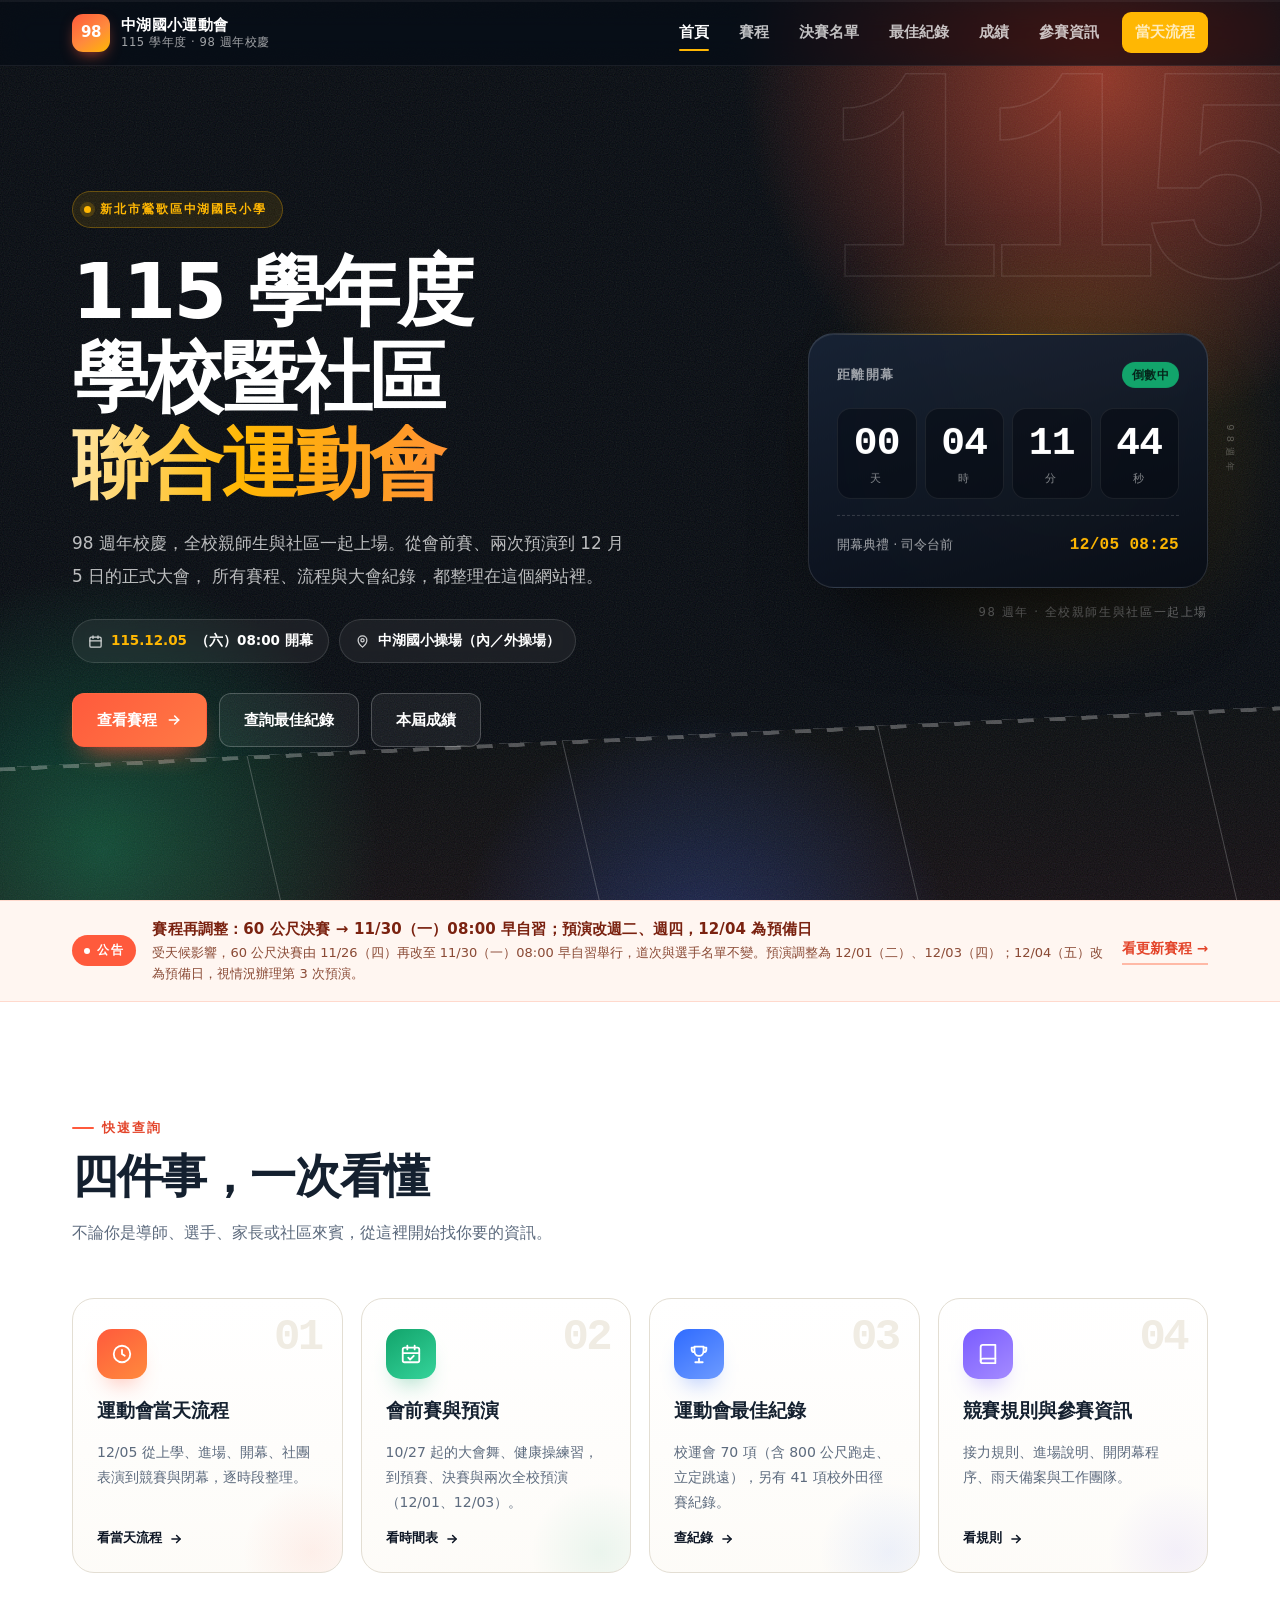
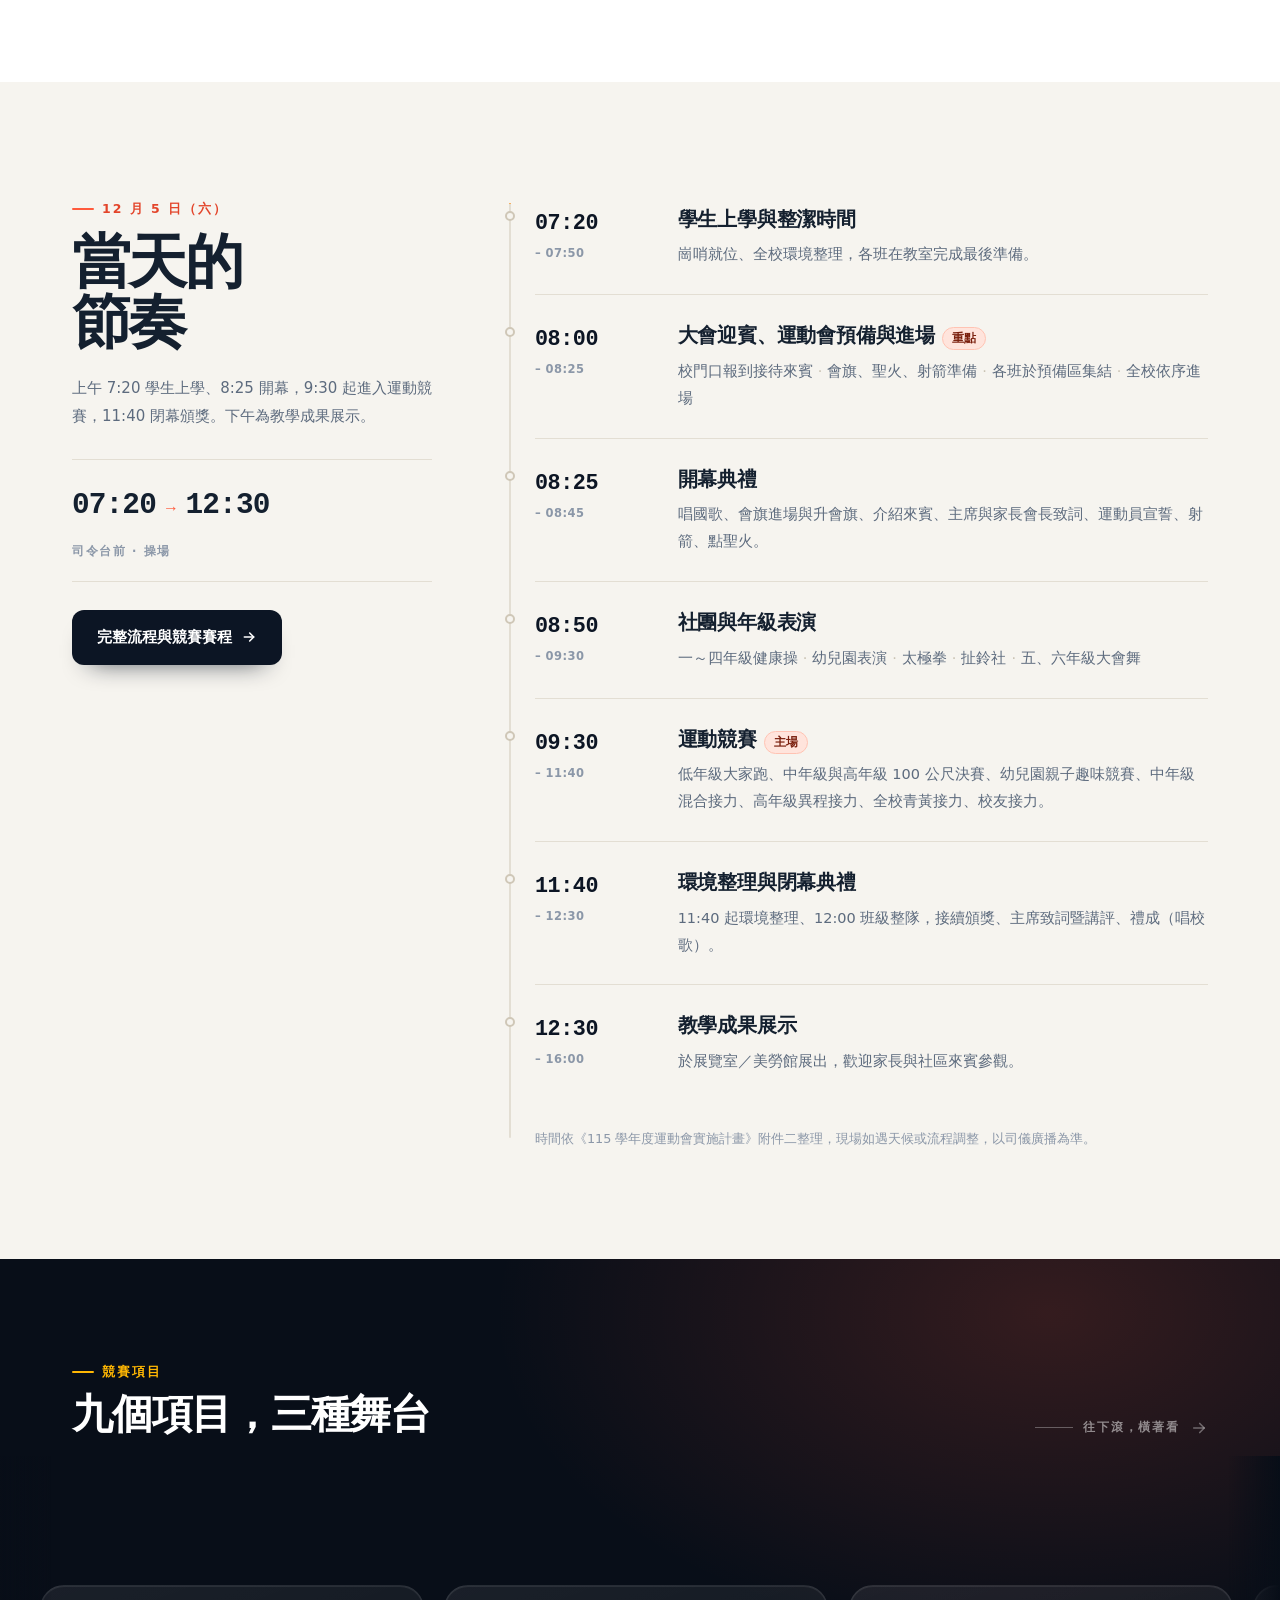
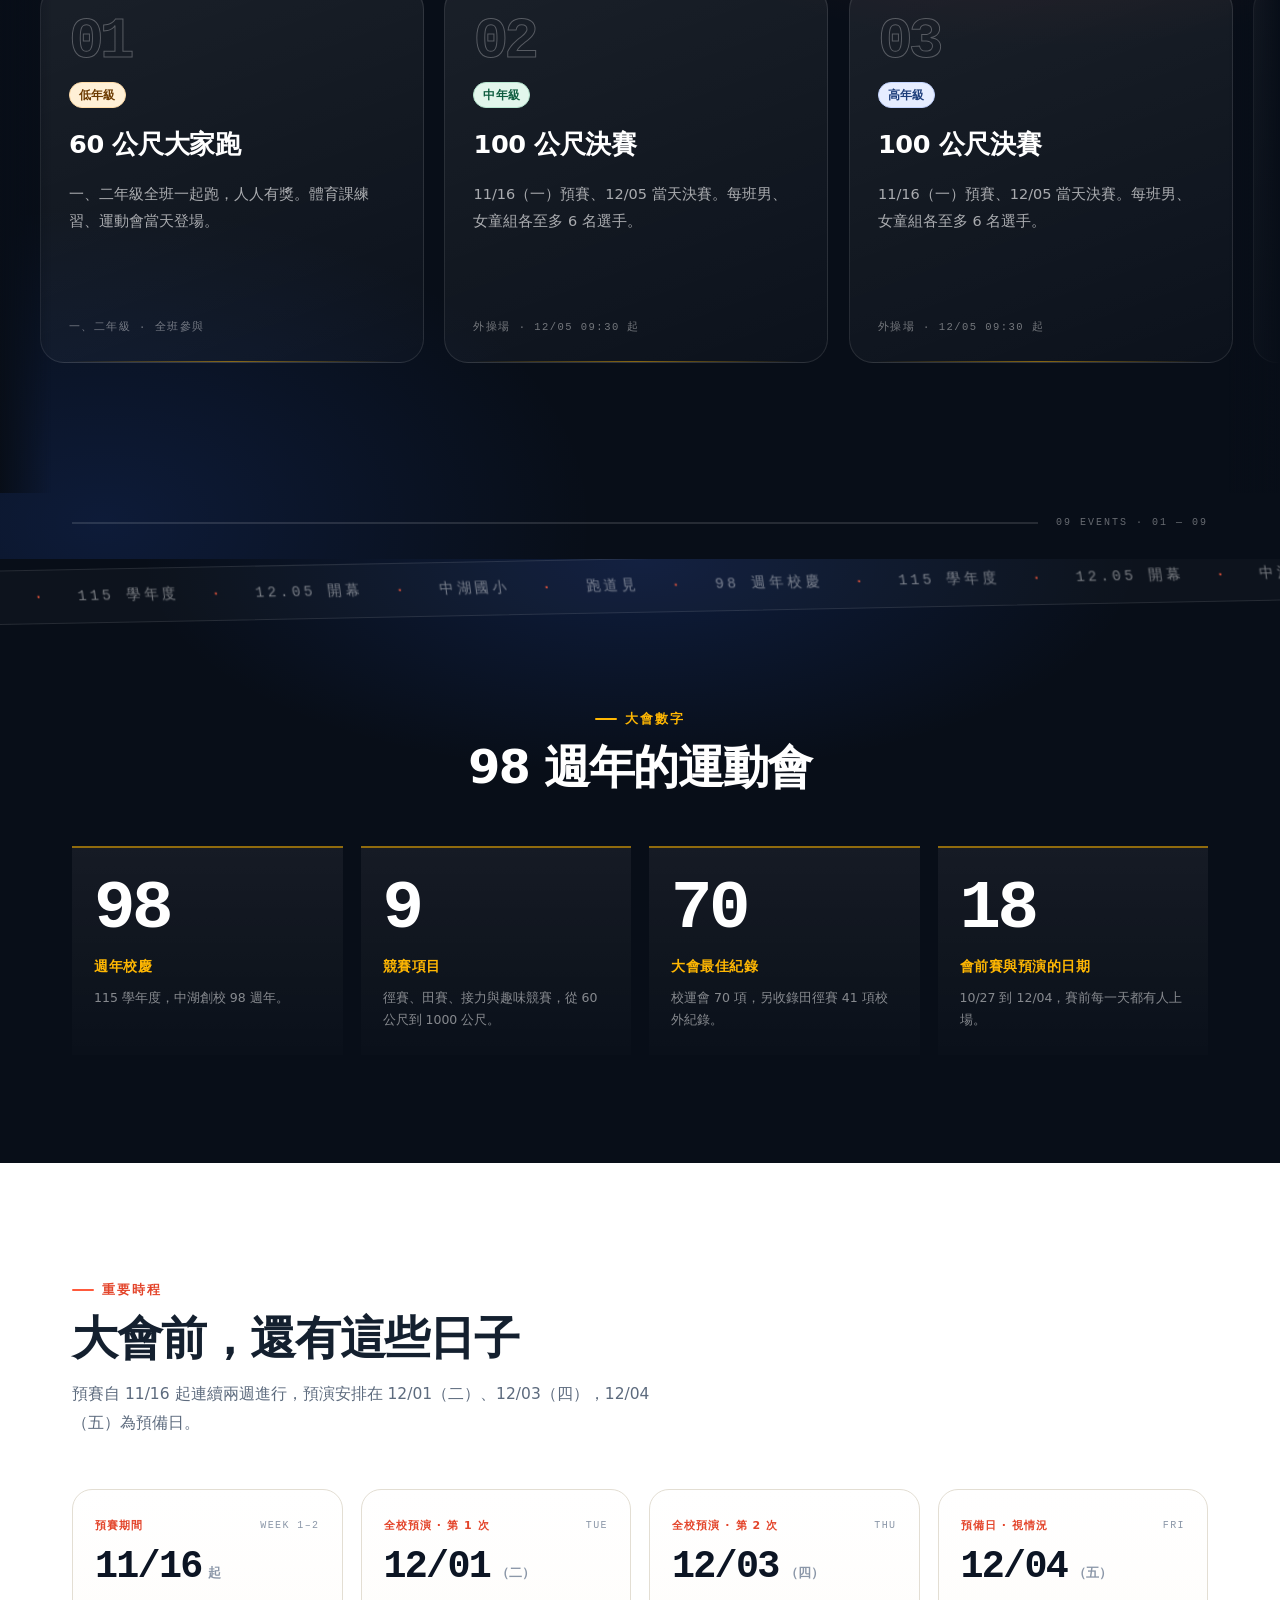
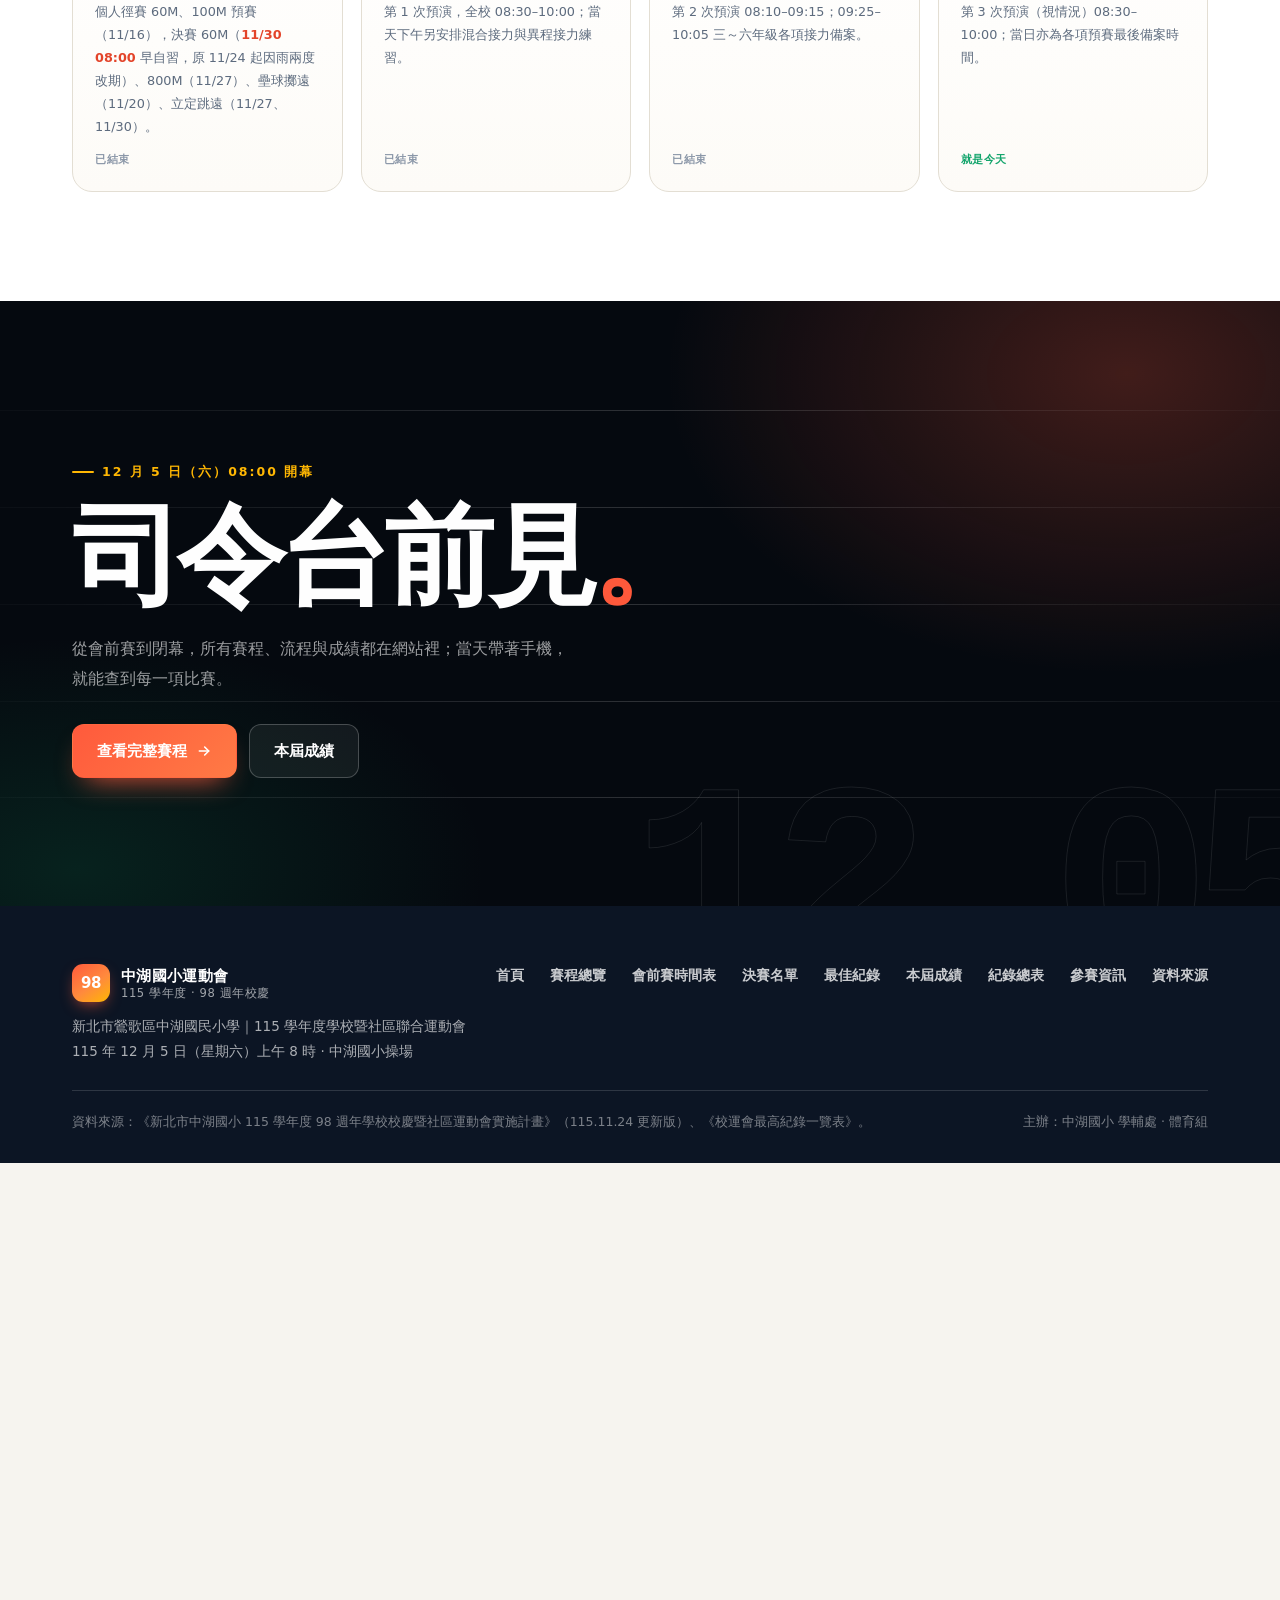
<file: index.html>
<!DOCTYPE html>
<html lang="zh-Hant-TW" class="no-js">
<head>
<meta charset="UTF-8">
<meta name="viewport" content="width=device-width, initial-scale=1">
<title>中湖國小 115 學年度運動會｜98 週年校慶暨社區聯合運動會</title>
<meta name="description" content="新北市鶯歌區中湖國小 115 學年度 98 週年校慶暨社區運動會官方網站：賽程總覽、當天活動流程、會前賽時間表、大會最佳紀錄查詢。12 月 5 日（六）上午 8 時開幕。">
<meta name="theme-color" content="#070c15">
<meta property="og:title" content="中湖國小 115 學年度運動會">
<meta property="og:description" content="12/05（六）08:00 開幕｜賽程、活動流程、會前賽時間表、大會最佳紀錄。">
<meta property="og:type" content="website">
<link rel="icon" href="data:image/svg+xml,%3Csvg xmlns='http://www.w3.org/2000/svg' viewBox='0 0 64 64'%3E%3Crect width='64' height='64' rx='15' fill='%230c1524'/%3E%3Cpath d='M14 42h36' stroke='%23ff5a3c' stroke-width='5' stroke-linecap='round'/%3E%3Cpath d='M18 30h28' stroke='%23ffb703' stroke-width='5' stroke-linecap='round'/%3E%3Cpath d='M23 18h18' stroke='%2312a46b' stroke-width='5' stroke-linecap='round'/%3E%3C/svg%3E">
<link rel="stylesheet" href="assets/style.css">
<link rel="stylesheet" href="assets/home.css">
<script>
(function () {
  var d = document.documentElement;
  d.classList.remove("no-js");
  d.classList.add("js-motion");
  /* 保險：3.5 秒內動畫沒啟動，就把內容直接顯示，不留下空白頁 */
  window.setTimeout(function () {
    if (!d.classList.contains("motion-ready") && !d.classList.contains("motion-off")) {
      d.classList.remove("js-motion");
      d.classList.add("motion-off");
    }
  }, 3500);
})();
</script>
<noscript><style>[data-reveal],[data-hero-fade],.hero-title .ht-inner,.hero-side,.hero-foot{opacity:1!important;visibility:visible!important;transform:none!important}</style></noscript>
</head>
<body class="home-v2">
<a class="skip-link" href="#main">跳至主要內容</a>

<div class="scroll-progress" aria-hidden="true"><span data-progress></span></div>

<header class="site-header">
  <div class="header-inner">
    <a class="brand" href="index.html" aria-label="中湖國小 115 學年度運動會 首頁">
      <span class="brand-mark" aria-hidden="true">98</span>
      <span class="brand-text">
        <b>中湖國小運動會</b>
        <span>115 學年度 · 98 週年校慶</span>
      </span>
    </a>
    <button class="nav-toggle" type="button" aria-label="開啟導覽選單" aria-expanded="false" aria-controls="site-nav">
      <span></span>
    </button>
    <nav class="nav" id="site-nav" aria-label="主要導覽">
      <a href="index.html" aria-current="page">首頁</a>
      <a href="schedule.html">賽程</a>
      <a href="finalists.html">決賽名單</a>
      <a href="records.html">最佳紀錄</a>
      <a href="results-115.html">成績</a>
      <a href="info.html">參賽資訊</a>
      <a href="schedule.html#dayof" class="header-cta">當天流程</a>
    </nav>
  </div>
</header>

<main id="main">

  <!-- ═══════════ HERO ═══════════ -->
  <section class="hero hero--v2" data-hero aria-labelledby="hero-title">
    <div class="hero-bg" aria-hidden="true">
      <span class="glow glow--coral"></span>
      <span class="glow glow--green"></span>
      <span class="glow glow--blue"></span>
      <div class="track">
        <div class="track-wrap">
          <div class="track-plane">
            <span class="lane" style="--x:0%"></span>
            <span class="lane" style="--x:16.667%"></span>
            <span class="lane" style="--x:33.333%"></span>
            <span class="lane" style="--x:50%"></span>
            <span class="lane" style="--x:66.667%"></span>
            <span class="lane" style="--x:83.333%"></span>
            <span class="lane" style="--x:100%"></span>
            <span class="track-start"></span>
            <span class="track-finish"></span>
          </div>
        </div>
      </div>
      <span class="hero-num">115</span>
      <span class="hero-98">98<small>週年</small></span>
      <span class="grain"></span>
    </div>

    <div class="wrap hero-inner">
      <div class="hero-copy">
        <span class="eyebrow" data-hero-fade><span class="dot"></span>新北市鶯歌區中湖國民小學</span>
        <h1 class="hero-title" id="hero-title">
          <span class="ht-line"><span class="ht-inner">115 學年度</span></span>
          <span class="ht-line"><span class="ht-inner">學校暨社區</span></span>
          <span class="ht-line"><span class="ht-inner ht-accent">聯合運動會</span></span>
        </h1>
        <p class="lede" data-hero-fade>
          98 週年校慶，全校親師生與社區一起上場。從會前賽、兩次預演到 12 月 5 日的正式大會，
          所有賽程、流程與大會紀錄，都整理在這個網站裡。
        </p>
        <div class="hero-meta" data-hero-fade>
          <span class="chip-meta">
            <svg width="15" height="15" viewBox="0 0 24 24" fill="none" stroke="currentColor" stroke-width="2" stroke-linecap="round" aria-hidden="true"><rect x="3" y="5" width="18" height="16" rx="2"/><path d="M8 3v4M16 3v4M3 11h18"/></svg>
            <b>115.12.05</b>（六）08:00 開幕
          </span>
          <span class="chip-meta">
            <svg width="15" height="15" viewBox="0 0 24 24" fill="none" stroke="currentColor" stroke-width="2" stroke-linecap="round" aria-hidden="true"><path d="M12 21s7-5.6 7-11a7 7 0 1 0-14 0c0 5.4 7 11 7 11Z"/><circle cx="12" cy="10" r="2.6"/></svg>
            中湖國小操場（內／外操場）
          </span>
        </div>
        <div class="hero-actions" data-hero-fade>
          <a class="btn btn-primary" href="schedule.html">
            查看賽程
            <svg width="16" height="16" viewBox="0 0 24 24" fill="none" stroke="currentColor" stroke-width="2.4" stroke-linecap="round" stroke-linejoin="round" aria-hidden="true"><path d="M5 12h14"/><path d="m13 6 6 6-6 6"/></svg>
          </a>
          <a class="btn btn-ghost" href="records.html">查詢最佳紀錄</a>
          <a class="btn btn-ghost" href="results-115.html">本屆成績</a>
        </div>
      </div>

      <div class="hero-side">
        <div class="countdown-card" data-countdown data-target="2026-12-05T08:00:00+08:00">
          <div class="cc-label">
            <span>距離開幕</span>
            <span class="cc-badge" data-cc-badge>倒數中</span>
          </div>
          <div class="cc-digits" role="timer" aria-label="距離開幕時間倒數">
            <div class="cc-unit"><b data-cc-days>--</b><span>天</span></div>
            <div class="cc-unit"><b data-cc-hours>--</b><span>時</span></div>
            <div class="cc-unit"><b data-cc-mins>--</b><span>分</span></div>
            <div class="cc-unit"><b data-cc-secs>--</b><span>秒</span></div>
          </div>
          <div class="cc-date">
            <span>開幕典禮 · 司令台前</span>
            <b>12/05 08:25</b>
          </div>
        </div>
        <p class="hero-note">98 週年 · 全校親師生與社區一起上場</p>
      </div>
    </div>

    <div class="hero-foot">
      <div class="wrap hero-foot-inner">
        <span class="scroll-cue"><span class="scroll-cue-line" aria-hidden="true"></span>向下滾動</span>
        <span class="hero-tag">TRACK &amp; FIELD · 2026.12.05</span>
      </div>
    </div>
  </section>

  <!-- ═══════════ 公告 ═══════════ -->
  <section class="alertbar" aria-label="賽程調整公告">
    <div class="wrap alertbar-inner">
      <span class="alertbar-label">公告</span>
      <div class="alertbar-body">
        <strong>賽程再調整：60 公尺決賽 → 11/30（一）08:00 早自習；預演改週二、週四，12/04 為預備日</strong>
        <span>受天候影響，60 公尺決賽由 11/26（四）再改至 11/30（一）08:00 早自習舉行，道次與選手名單不變。預演調整為 12/01（二）、12/03（四）；12/04（五）改為預備日，視情況辦理第 3 次預演。</span>
      </div>
      <a class="alertbar-link" href="schedule.html#prelim">看更新賽程 →</a>
    </div>
  </section>

  <!-- ═══════════ 快速查詢 ═══════════ -->
  <section class="section quick" id="quick">
    <div class="wrap">
      <div class="section-head" data-reveal>
        <span class="kicker">快速查詢</span>
        <h2>四件事，一次看懂</h2>
        <p>不論你是導師、選手、家長或社區來賓，從這裡開始找你要的資訊。</p>
      </div>

      <div class="quick-grid">
        <a class="quick-card" data-tone="coral" data-reveal href="schedule.html#dayof">
          <span class="quick-no" aria-hidden="true">01</span>
          <span class="quick-icon" aria-hidden="true">
            <svg width="22" height="22" viewBox="0 0 24 24" fill="none" stroke="currentColor" stroke-width="2" stroke-linecap="round" stroke-linejoin="round"><circle cx="12" cy="12" r="9"/><path d="M12 7.5V12l3 2"/></svg>
          </span>
          <h3>運動會當天流程</h3>
          <p>12/05 從上學、進場、開幕、社團表演到競賽與閉幕，逐時段整理。</p>
          <span class="quick-go">看當天流程
            <svg width="14" height="14" viewBox="0 0 24 24" fill="none" stroke="currentColor" stroke-width="2.6" stroke-linecap="round" stroke-linejoin="round" aria-hidden="true"><path d="M5 12h14"/><path d="m13 6 6 6-6 6"/></svg>
          </span>
        </a>

        <a class="quick-card" data-tone="green" data-reveal href="schedule.html#prelim">
          <span class="quick-no" aria-hidden="true">02</span>
          <span class="quick-icon" aria-hidden="true">
            <svg width="22" height="22" viewBox="0 0 24 24" fill="none" stroke="currentColor" stroke-width="2" stroke-linecap="round" stroke-linejoin="round"><rect x="3" y="5" width="18" height="16" rx="2"/><path d="M8 3v4M16 3v4M3 11h18"/><path d="m9 16 2 2 4-4"/></svg>
          </span>
          <h3>會前賽與預演</h3>
          <p>10/27 起的大會舞、健康操練習，到預賽、決賽與兩次全校預演（12/01、12/03）。</p>
          <span class="quick-go">看時間表
            <svg width="14" height="14" viewBox="0 0 24 24" fill="none" stroke="currentColor" stroke-width="2.6" stroke-linecap="round" stroke-linejoin="round" aria-hidden="true"><path d="M5 12h14"/><path d="m13 6 6 6-6 6"/></svg>
          </span>
        </a>

        <a class="quick-card" data-tone="blue" data-reveal href="records.html">
          <span class="quick-no" aria-hidden="true">03</span>
          <span class="quick-icon" aria-hidden="true">
            <svg width="22" height="22" viewBox="0 0 24 24" fill="none" stroke="currentColor" stroke-width="2" stroke-linecap="round" stroke-linejoin="round"><path d="M8 21h8"/><path d="M12 17v4"/><path d="M7 4h10v5a5 5 0 0 1-10 0V4Z"/><path d="M17 5h3v2a3 3 0 0 1-3 3"/><path d="M7 5H4v2a3 3 0 0 0 3 3"/></svg>
          </span>
          <h3>運動會最佳紀錄</h3>
          <p>校運會 70 項（含 800 公尺跑走、立定跳遠），另有 41 項校外田徑賽紀錄。</p>
          <span class="quick-go">查紀錄
            <svg width="14" height="14" viewBox="0 0 24 24" fill="none" stroke="currentColor" stroke-width="2.6" stroke-linecap="round" stroke-linejoin="round" aria-hidden="true"><path d="M5 12h14"/><path d="m13 6 6 6-6 6"/></svg>
          </span>
        </a>

        <a class="quick-card" data-tone="violet" data-reveal href="info.html">
          <span class="quick-no" aria-hidden="true">04</span>
          <span class="quick-icon" aria-hidden="true">
            <svg width="22" height="22" viewBox="0 0 24 24" fill="none" stroke="currentColor" stroke-width="2" stroke-linecap="round" stroke-linejoin="round"><path d="M4 19.5A2.5 2.5 0 0 1 6.5 17H20"/><path d="M6.5 2H20v20H6.5A2.5 2.5 0 0 1 4 19.5v-15A2.5 2.5 0 0 1 6.5 2Z"/></svg>
          </span>
          <h3>競賽規則與參賽資訊</h3>
          <p>接力規則、進場說明、開閉幕程序、雨天備案與工作團隊。</p>
          <span class="quick-go">看規則
            <svg width="14" height="14" viewBox="0 0 24 24" fill="none" stroke="currentColor" stroke-width="2.6" stroke-linecap="round" stroke-linejoin="round" aria-hidden="true"><path d="M5 12h14"/><path d="m13 6 6 6-6 6"/></svg>
          </span>
        </a>
      </div>
    </div>
  </section>

  <!-- ═══════════ 當天流程 ═══════════ -->
  <section class="section flow" id="flow" data-flow>
    <div class="wrap flow-layout">
      <aside class="flow-aside">
        <div class="flow-sticky">
          <span class="kicker">12 月 5 日（六）</span>
          <h2>當天的<br>節奏</h2>
          <p class="flow-lede">
            上午 7:20 學生上學、8:25 開幕，9:30 起進入運動競賽，11:40 閉幕頒獎。下午為教學成果展示。
          </p>
          <div class="flow-clock">
            <b>07:20</b><i aria-hidden="true">→</i><b>12:30</b>
            <span>司令台前 · 操場</span>
          </div>
          <a class="btn btn-dark" href="schedule.html#dayof">完整流程與競賽賽程
            <svg width="16" height="16" viewBox="0 0 24 24" fill="none" stroke="currentColor" stroke-width="2.4" stroke-linecap="round" stroke-linejoin="round" aria-hidden="true"><path d="M5 12h14"/><path d="m13 6 6 6-6 6"/></svg>
          </a>
        </div>
      </aside>

      <div class="flow-main">
        <div class="flow-rail" aria-hidden="true"><span class="flow-rail-fill" data-flow-fill></span></div>
        <ol class="flow-list">
          <li class="flow-row" data-reveal>
            <div class="flow-time"><b>07:20</b><small>– 07:50</small></div>
            <div class="flow-body">
              <h3>學生上學與整潔時間</h3>
              <p>崗哨就位、全校環境整理，各班在教室完成最後準備。</p>
            </div>
          </li>
          <li class="flow-row" data-reveal>
            <div class="flow-time"><b>08:00</b><small>– 08:25</small></div>
            <div class="flow-body">
              <h3>大會迎賓、運動會預備與進場 <span class="tag tag-key">重點</span></h3>
              <p>校門口報到接待來賓<span class="sep">·</span>會旗、聖火、射箭準備<span class="sep">·</span>各班於預備區集結<span class="sep">·</span>全校依序進場</p>
            </div>
          </li>
          <li class="flow-row" data-reveal>
            <div class="flow-time"><b>08:25</b><small>– 08:45</small></div>
            <div class="flow-body">
              <h3>開幕典禮</h3>
              <p>唱國歌、會旗進場與升會旗、介紹來賓、主席與家長會長致詞、運動員宣誓、射箭、點聖火。</p>
            </div>
          </li>
          <li class="flow-row" data-reveal>
            <div class="flow-time"><b>08:50</b><small>– 09:30</small></div>
            <div class="flow-body">
              <h3>社團與年級表演</h3>
              <p>一～四年級健康操<span class="sep">·</span>幼兒園表演<span class="sep">·</span>太極拳<span class="sep">·</span>扯鈴社<span class="sep">·</span>五、六年級大會舞</p>
            </div>
          </li>
          <li class="flow-row" data-reveal>
            <div class="flow-time"><b>09:30</b><small>– 11:40</small></div>
            <div class="flow-body">
              <h3>運動競賽 <span class="tag tag-key">主場</span></h3>
              <p>低年級大家跑、中年級與高年級 100 公尺決賽、幼兒園親子趣味競賽、中年級混合接力、高年級異程接力、全校青黃接力、校友接力。</p>
            </div>
          </li>
          <li class="flow-row" data-reveal>
            <div class="flow-time"><b>11:40</b><small>– 12:30</small></div>
            <div class="flow-body">
              <h3>環境整理與閉幕典禮</h3>
              <p>11:40 起環境整理、12:00 班級整隊，接續頒獎、主席致詞暨講評、禮成（唱校歌）。</p>
            </div>
          </li>
          <li class="flow-row" data-reveal>
            <div class="flow-time"><b>12:30</b><small>– 16:00</small></div>
            <div class="flow-body">
              <h3>教學成果展示</h3>
              <p>於展覽室／美勞館展出，歡迎家長與社區來賓參觀。</p>
            </div>
          </li>
        </ol>
        <p class="footnote">時間依《115 學年度運動會實施計畫》附件二整理，現場如遇天候或流程調整，以司儀廣播為準。</p>
      </div>
    </div>
  </section>

  <!-- ═══════════ 競賽項目（橫向捲動） ═══════════ -->
  <section class="events" id="events" data-events aria-labelledby="events-title">
    <div class="events-viewport">
      <div class="events-top">
        <div class="events-top-inner">
          <div>
            <span class="kicker kicker--gold">競賽項目</span>
            <h2 id="events-title">九個項目，三種舞台</h2>
          </div>
          <p class="events-hint">
            <span class="events-hint-line" aria-hidden="true"></span>
            往下滾，橫著看
            <svg width="18" height="18" viewBox="0 0 24 24" fill="none" stroke="currentColor" stroke-width="2.2" stroke-linecap="round" stroke-linejoin="round" aria-hidden="true"><path d="M5 12h14"/><path d="m13 6 6 6-6 6"/></svg>
          </p>
        </div>
      </div>

      <div class="events-window">
        <div class="events-track" data-events-track>
          <article class="ev-card">
            <span class="ev-no" aria-hidden="true">01</span>
            <span class="tag tag-lower">低年級</span>
            <h3>60 公尺大家跑</h3>
            <p>一、二年級全班一起跑，人人有獎。體育課練習、運動會當天登場。</p>
            <span class="ev-meta">一、二年級 · 全班參與</span>
          </article>
          <article class="ev-card">
            <span class="ev-no" aria-hidden="true">02</span>
            <span class="tag tag-junior">中年級</span>
            <h3>100 公尺決賽</h3>
            <p>11/16（一）預賽、12/05 當天決賽。每班男、女童組各至多 6 名選手。</p>
            <span class="ev-meta">外操場 · 12/05 09:30 起</span>
          </article>
          <article class="ev-card">
            <span class="ev-no" aria-hidden="true">03</span>
            <span class="tag tag-senior">高年級</span>
            <h3>100 公尺決賽</h3>
            <p>11/16（一）預賽、12/05 當天決賽。每班男、女童組各至多 6 名選手。</p>
            <span class="ev-meta">外操場 · 12/05 09:30 起</span>
          </article>
          <article class="ev-card">
            <span class="ev-no" aria-hidden="true">04</span>
            <span class="tag tag-kinder">幼兒園</span>
            <h3>親子趣味競賽</h3>
            <p>10:10–10:30 於操場中間場地，現場報名、以有報名者為主，親子合作接力。</p>
            <span class="ev-meta">內操場 · 10:10</span>
          </article>
          <article class="ev-card">
            <span class="ev-no" aria-hidden="true">05</span>
            <span class="tag tag-junior">中年級</span>
            <h3>男女混合接力</h3>
            <p>每隊 4 人（2 男 2 女），每人半圈、總距離 400 公尺，最多 6 賽道。</p>
            <span class="ev-meta">外操場 · 400 公尺</span>
          </article>
          <article class="ev-card">
            <span class="ev-no" aria-hidden="true">06</span>
            <span class="tag tag-senior">高年級</span>
            <h3>異程接力</h3>
            <p>男、女分組，每隊 4 人，棒次 0.5／1／1.5／2 圈，總距離 1000 公尺。</p>
            <span class="ev-meta">外操場 · 1000 公尺</span>
          </article>
          <article class="ev-card">
            <span class="ev-no" aria-hidden="true">07</span>
            <span class="tag tag-all">全校</span>
            <h3>青黃接力</h3>
            <p>一～六年級混合、分 6 組，單數棒男、雙數棒女，跨年級接力。</p>
            <span class="ev-meta">外操場 · 全校</span>
          </article>
          <article class="ev-card">
            <span class="ev-no" aria-hidden="true">08</span>
            <span class="tag tag-all">校友</span>
            <h3>校友接力賽</h3>
            <p>11:20–11:40 於操場跑道，歷屆校友組隊回娘家同場競技。</p>
            <span class="ev-meta">外操場 · 11:20</span>
          </article>
          <article class="ev-card">
            <span class="ev-no" aria-hidden="true">09</span>
            <span class="tag tag-soon">會前賽</span>
            <h3>田賽與長跑</h3>
            <p>立定跳遠（全校）、壘球擲遠（5–6 年級）、800 公尺（4–6 年級）、迷你馬拉松。</p>
            <span class="ev-meta">11/16–11/30 · 已陸續完成</span>
          </article>
        </div>
      </div>

      <div class="events-bottom">
        <div class="events-bottom-inner">
          <div class="events-progress" aria-hidden="true"><span data-events-bar></span></div>
          <span class="events-count">09 EVENTS · 01 — 09</span>
        </div>
      </div>
    </div>
  </section>

  <!-- ═══════════ 大會數字 ═══════════ -->
  <section class="section stats" id="numbers">
    <div class="marquee" data-marquee aria-hidden="true">
      <div class="marquee-inner">
        <span>98 週年校慶</span><i>·</i><span>115 學年度</span><i>·</i><span>12.05 開幕</span><i>·</i><span>中湖國小</span><i>·</i><span>跑道見</span><i>·</i>
        <span>98 週年校慶</span><i>·</i><span>115 學年度</span><i>·</i><span>12.05 開幕</span><i>·</i><span>中湖國小</span><i>·</i><span>跑道見</span><i>·</i>
      </div>
    </div>

    <div class="wrap">
      <div class="section-head center" data-reveal>
        <span class="kicker kicker--gold">大會數字</span>
        <h2>98 週年的運動會</h2>
      </div>
      <div class="stat-grid">
        <div class="stat-card" data-reveal>
          <b data-count="98">98</b>
          <span>週年校慶</span>
          <p>115 學年度，中湖創校 98 週年。</p>
        </div>
        <div class="stat-card" data-reveal>
          <b data-count="9">9</b>
          <span>競賽項目</span>
          <p>徑賽、田賽、接力與趣味競賽，從 60 公尺到 1000 公尺。</p>
        </div>
        <div class="stat-card" data-reveal>
          <b data-count="70">70</b>
          <span>大會最佳紀錄</span>
          <p>校運會 70 項，另收錄田徑賽 41 項校外紀錄。</p>
        </div>
        <div class="stat-card" data-reveal>
          <b data-count="18">18</b>
          <span>會前賽與預演的日期</span>
          <p>10/27 到 12/04，賽前每一天都有人上場。</p>
        </div>
      </div>
    </div>
  </section>

  <!-- ═══════════ 重要時程 ═══════════ -->
  <section class="section dates" id="dates">
    <div class="wrap">
      <div class="section-head" data-reveal>
        <span class="kicker">重要時程</span>
        <h2>大會前，還有這些日子</h2>
        <p>預賽自 11/16 起連續兩週進行，預演安排在 12/01（二）、12/03（四），12/04（五）為預備日。</p>
      </div>

      <div class="date-grid">
        <a class="date-card" data-reveal href="schedule.html#events">
          <div class="date-top">
            <span class="date-kicker">預賽期間</span>
            <span class="date-dow">WEEK 1–2</span>
          </div>
          <b class="date-big">11/16<span>起</span></b>
          <p>個人徑賽 60M、100M 預賽（11/16），決賽 60M（<strong>11/30 08:00</strong> 早自習，原 11/24 起因雨兩度改期）、800M（11/27）、壘球擲遠（11/20）、立定跳遠（11/27、11/30）。</p>
          <span class="date-eta" data-eta="2026-11-16"></span>
        </a>

        <a class="date-card" data-reveal href="schedule.html#prelim">
          <div class="date-top">
            <span class="date-kicker">全校預演 · 第 1 次</span>
            <span class="date-dow">TUE</span>
          </div>
          <b class="date-big">12/01<span>（二）</span></b>
          <p>第 1 次預演，全校 08:30–10:00；當天下午另安排混合接力與異程接力練習。</p>
          <span class="date-eta" data-eta="2026-12-01"></span>
        </a>

        <a class="date-card" data-reveal href="schedule.html#prelim">
          <div class="date-top">
            <span class="date-kicker">全校預演 · 第 2 次</span>
            <span class="date-dow">THU</span>
          </div>
          <b class="date-big">12/03<span>（四）</span></b>
          <p>第 2 次預演 08:10–09:15；09:25–10:05 三～六年級各項接力備案。</p>
          <span class="date-eta" data-eta="2026-12-03"></span>
        </a>

        <a class="date-card" data-reveal href="schedule.html#prelim">
          <div class="date-top">
            <span class="date-kicker">預備日 · 視情況</span>
            <span class="date-dow">FRI</span>
          </div>
          <b class="date-big">12/04<span>（五）</span></b>
          <p>第 3 次預演（視情況）08:30–10:00；當日亦為各項預賽最後備案時間。</p>
          <span class="date-eta" data-eta="2026-12-04"></span>
        </a>
      </div>
    </div>
  </section>

  <!-- ═══════════ 結尾 ═══════════ -->
  <section class="outro" id="outro" aria-labelledby="outro-title">
    <div class="outro-bg" aria-hidden="true">
      <span class="outro-line" style="--y:18%"></span>
      <span class="outro-line" style="--y:34%"></span>
      <span class="outro-line" style="--y:50%"></span>
      <span class="outro-line" style="--y:66%"></span>
      <span class="outro-line" style="--y:82%"></span>
    </div>
    <div class="wrap outro-inner">
      <span class="kicker kicker--gold">12 月 5 日（六）08:00 開幕</span>
      <p class="outro-big" id="outro-title">司令台前見<span class="outro-dot">。</span></p>
      <p class="outro-lede">從會前賽到閉幕，所有賽程、流程與成績都在網站裡；當天帶著手機，就能查到每一項比賽。</p>
      <div class="outro-actions">
        <a class="btn btn-primary" href="schedule.html">查看完整賽程
          <svg width="16" height="16" viewBox="0 0 24 24" fill="none" stroke="currentColor" stroke-width="2.4" stroke-linecap="round" stroke-linejoin="round" aria-hidden="true"><path d="M5 12h14"/><path d="m13 6 6 6-6 6"/></svg>
        </a>
        <a class="btn btn-ghost" href="results-115.html">本屆成績</a>
      </div>
    </div>
    <span class="outro-num" aria-hidden="true">12.05</span>
  </section>

</main>

<footer class="site-footer">
  <div class="wrap">
    <div class="footer-top">
      <div class="footer-brand">
        <div class="brand">
          <span class="brand-mark" aria-hidden="true">98</span>
          <span class="brand-text">
            <b>中湖國小運動會</b>
            <span>115 學年度 · 98 週年校慶</span>
          </span>
        </div>
        <p>新北市鶯歌區中湖國民小學｜115 學年度學校暨社區聯合運動會<br>115 年 12 月 5 日（星期六）上午 8 時 · 中湖國小操場</p>
      </div>
      <nav class="footer-links" aria-label="頁尾導覽">
        <a href="index.html">首頁</a>
        <a href="schedule.html">賽程總覽</a>
        <a href="schedule.html#prelim">會前賽時間表</a>
        <a href="finalists.html">決賽名單</a>
        <a href="records.html">最佳紀錄</a>
        <a href="results-115.html">本屆成績</a>
        <a href="results.html">紀錄總表</a>
        <a href="info.html">參賽資訊</a>
        <a href="info.html#source">資料來源</a>
      </nav>
    </div>
    <div class="footer-bottom">
      <span>資料來源：《新北市中湖國小 115 學年度 98 週年學校校慶暨社區運動會實施計畫》（115.11.24 更新版）、《校運會最高紀錄一覽表》。</span>
      <span>主辦：中湖國小 學輔處 · 體育組</span>
    </div>
  </div>
</footer>

<script src="assets/vendor/gsap.min.js"></script>
<script src="assets/vendor/ScrollTrigger.min.js"></script>
<script src="assets/app.js"></script>
<script src="assets/home.js"></script>
</body>
</html>
</file>
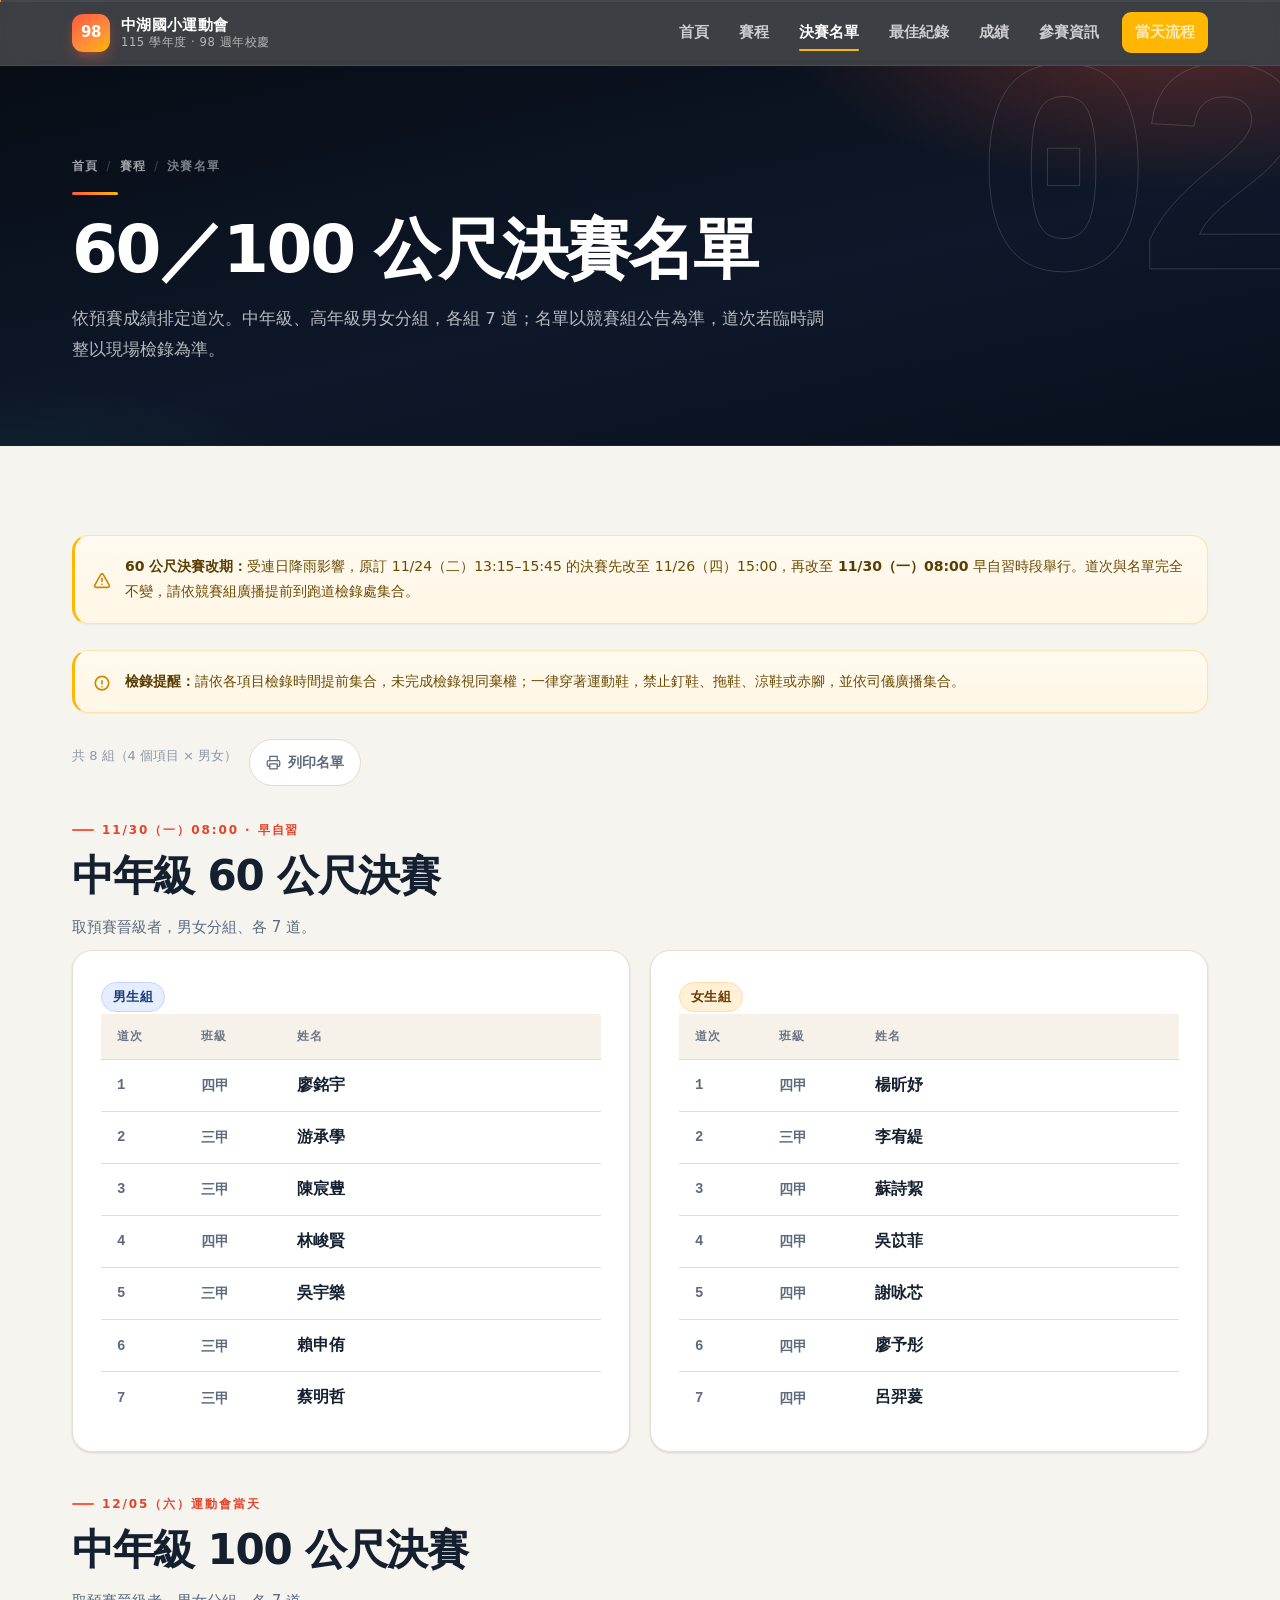
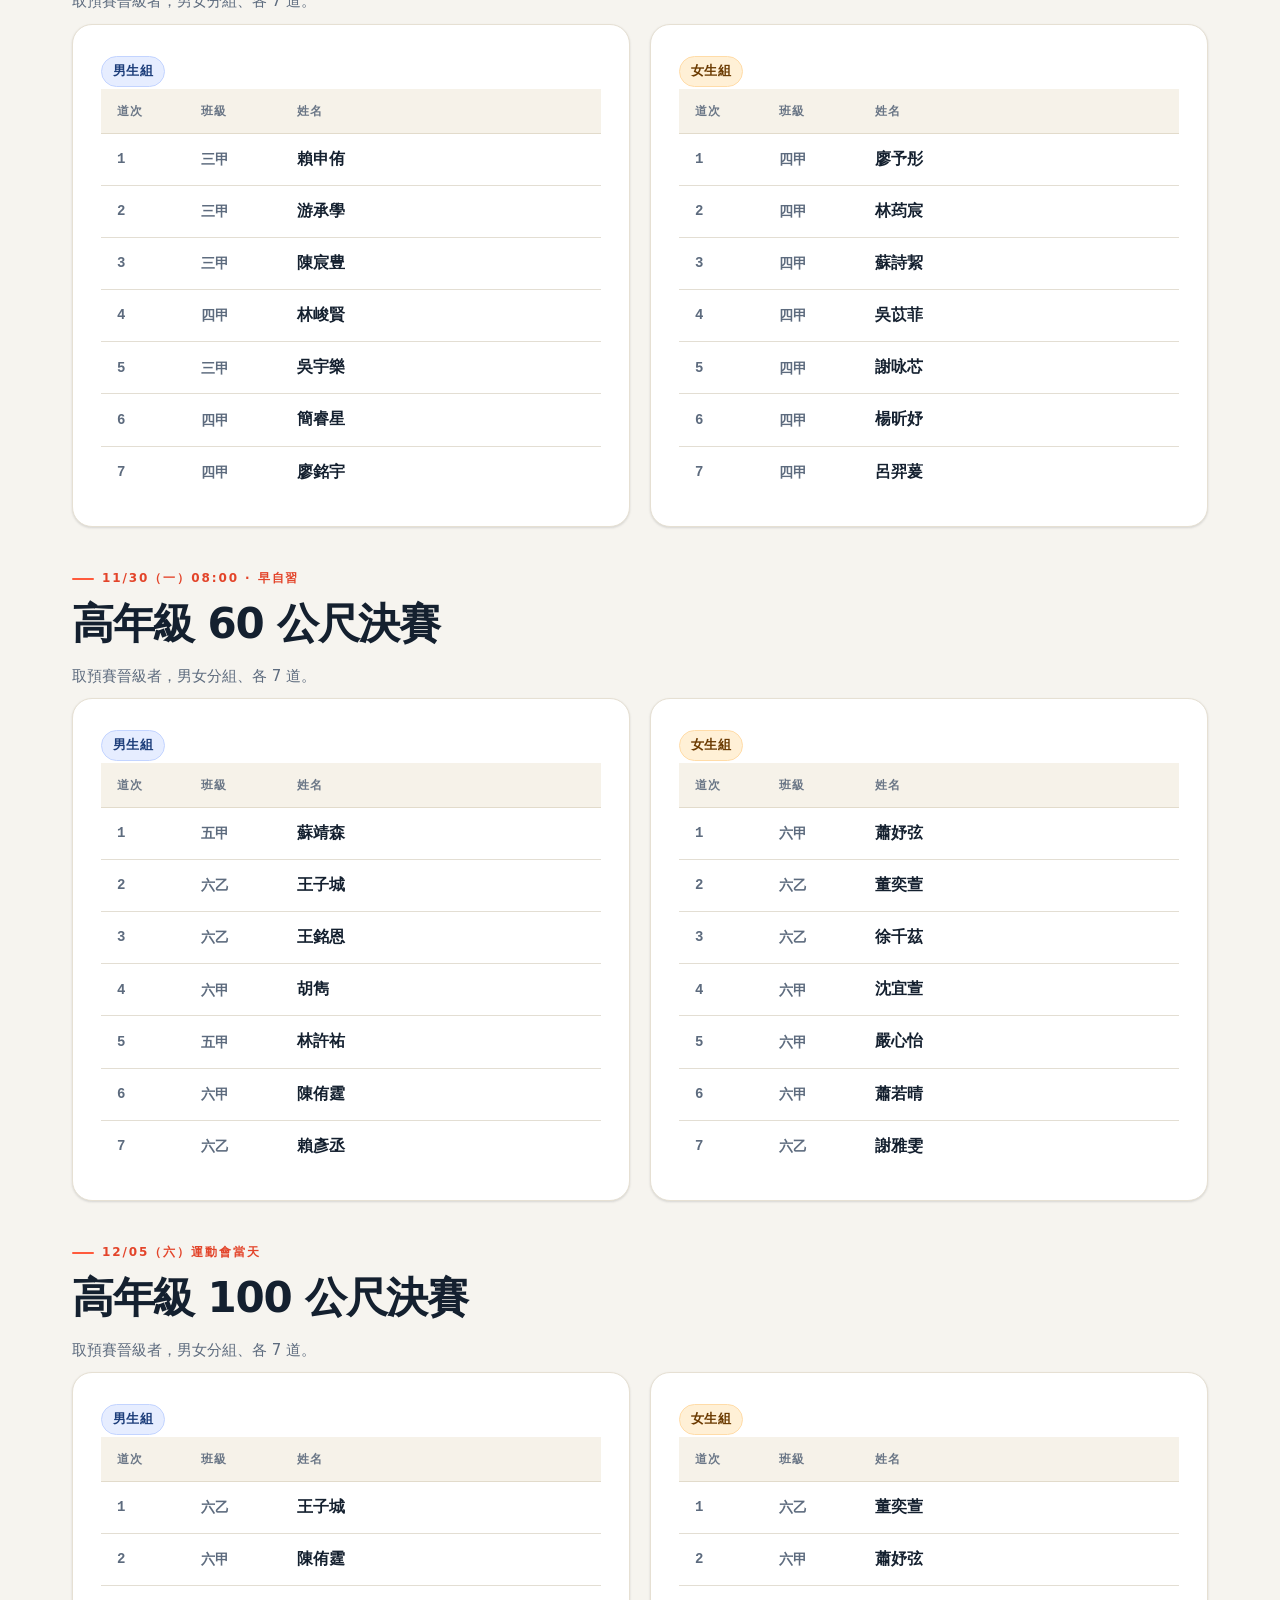
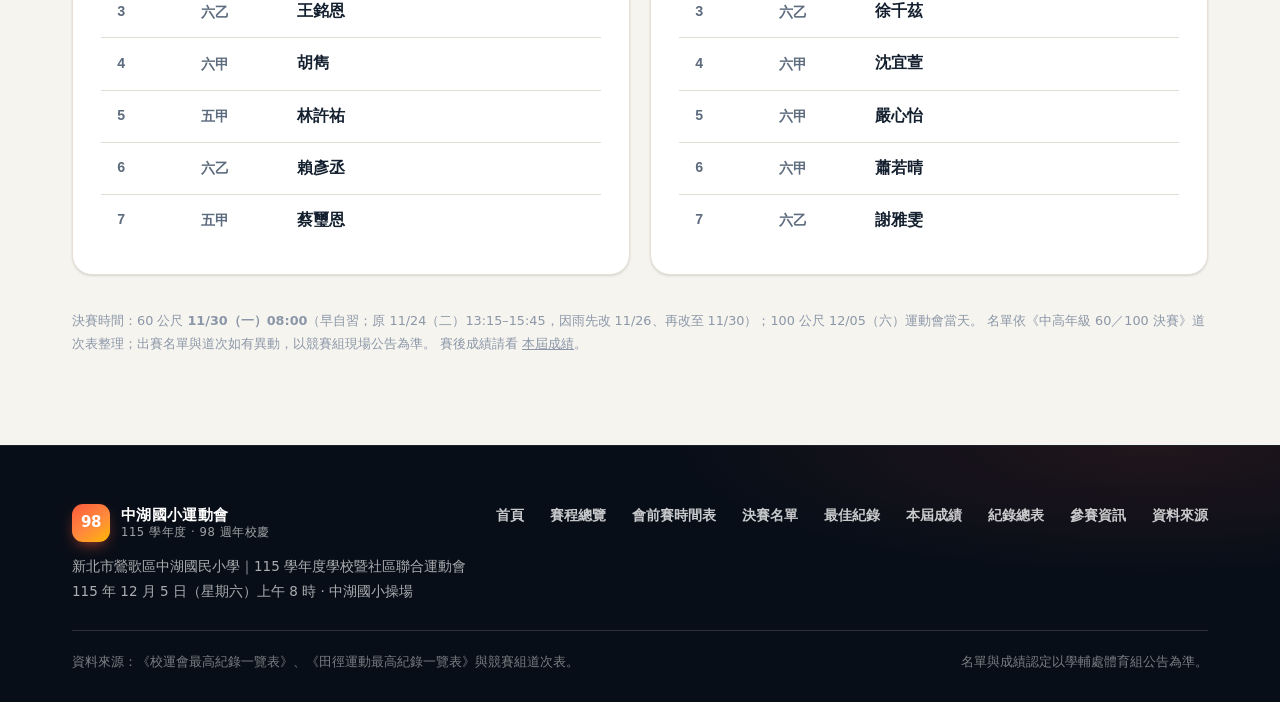
<file: finalists.html>
<!DOCTYPE html>
<html lang="zh-Hant-TW" class="no-js">
<head>
<meta charset="UTF-8">
<meta name="viewport" content="width=device-width, initial-scale=1">
<title>60／100 公尺決賽名單｜中湖國小 115 學年度運動會</title>
<meta name="description" content="中湖國小 115 學年度運動會 60 公尺與 100 公尺決賽名單，中年級、高年級男女分組，各 7 道的道次與選手姓名，含決賽時間。">
<meta name="theme-color" content="#070c15">
<link rel="icon" href="data:image/svg+xml,%3Csvg xmlns='http://www.w3.org/2000/svg' viewBox='0 0 64 64'%3E%3Crect width='64' height='64' rx='15' fill='%230c1524'/%3E%3Cpath d='M14 42h36' stroke='%23ff5a3c' stroke-width='5' stroke-linecap='round'/%3E%3Cpath d='M18 30h28' stroke='%23ffb703' stroke-width='5' stroke-linecap='round'/%3E%3Cpath d='M23 18h18' stroke='%2312a46b' stroke-width='5' stroke-linecap='round'/%3E%3C/svg%3E">
<link rel="stylesheet" href="assets/style.css">
<link rel="stylesheet" href="assets/pages.css">
<script>
(function () {
  var d = document.documentElement;
  d.classList.remove("no-js");
  d.classList.add("js-motion");
  /* 保險：3.5 秒內動畫沒啟動，就把內容直接顯示 */
  window.setTimeout(function () {
    if (!d.classList.contains("motion-ready") && !d.classList.contains("motion-off")) {
      d.classList.remove("js-motion");
      d.classList.add("motion-off");
    }
  }, 3500);
})();
</script>
</head>
<body class="page-v2">
<a class="skip-link" href="#main">跳至主要內容</a>

<div class="scroll-progress" aria-hidden="true"><span data-progress></span></div>

<header class="site-header">
  <div class="header-inner">
    <a class="brand" href="index.html" aria-label="中湖國小 115 學年度運動會 首頁">
      <span class="brand-mark" aria-hidden="true">98</span>
      <span class="brand-text">
        <b>中湖國小運動會</b>
        <span>115 學年度 · 98 週年校慶</span>
      </span>
    </a>
    <button class="nav-toggle" type="button" aria-label="開啟導覽選單" aria-expanded="false" aria-controls="site-nav">
      <span></span>
    </button>
    <nav class="nav" id="site-nav" aria-label="主要導覽">
      <a href="index.html">首頁</a>
      <a href="schedule.html">賽程</a>
      <a href="finalists.html" aria-current="page">決賽名單</a>
      <a href="records.html">最佳紀錄</a>
      <a href="results-115.html">成績</a>
      <a href="info.html">參賽資訊</a>
      <a href="schedule.html#dayof" class="header-cta">當天流程</a>
    </nav>
  </div>
</header>

<main id="main">

  <section class="page-hero">
    <span class="page-no" aria-hidden="true">02</span>
    <div class="wrap">
      <nav class="breadcrumb" aria-label="麵包屑">
        <a href="index.html">首頁</a><span class="sep">/</span><a href="schedule.html">賽程</a><span class="sep">/</span><span>決賽名單</span>
      </nav>
      <h1>60／100 公尺決賽名單</h1>
      <p>依預賽成績排定道次。中年級、高年級男女分組，各組 7 道；名單以競賽組公告為準，道次若臨時調整以現場檢錄為準。</p>
    </div>
  </section>

  <section class="section section--paper">
    <div class="wrap">

      <div class="notice" style="margin-bottom:26px">
        <svg width="18" height="18" viewBox="0 0 24 24" fill="none" stroke="currentColor" stroke-width="2.2" stroke-linecap="round" stroke-linejoin="round" aria-hidden="true"><path d="M12 9v4"/><path d="M12 17h.01"/><path d="M10.3 3.9 2.4 18a2 2 0 0 0 1.7 3h15.8a2 2 0 0 0 1.7-3L13.7 3.9a2 2 0 0 0-3.4 0Z"/></svg>
        <div><strong>60 公尺決賽改期：</strong>受連日降雨影響，原訂 11/24（二）13:15–15:45 的決賽先改至 11/26（四）15:00，再改至 <strong>11/30（一）08:00</strong> 早自習時段舉行。道次與名單完全不變，請依競賽組廣播提前到跑道檢錄處集合。</div>
      </div>

      <div class="notice" style="margin-bottom:26px">
        <svg width="18" height="18" viewBox="0 0 24 24" fill="none" stroke="currentColor" stroke-width="2.2" stroke-linecap="round" stroke-linejoin="round" aria-hidden="true"><circle cx="12" cy="12" r="9"/><path d="M12 9v4"/><path d="M12 17h.01"/></svg>
        <div><strong>檢錄提醒：</strong>請依各項目檢錄時間提前集合，未完成檢錄視同棄權；一律穿著運動鞋，禁止釘鞋、拖鞋、涼鞋或赤腳，並依司儀廣播集合。</div>
      </div>

      <div class="toolbar" style="margin-bottom:26px">
        <span class="result-note">共 8 組（4 個項目 × 男女）</span>
        <button class="btn-inline" type="button" data-print>
          <svg width="15" height="15" viewBox="0 0 24 24" fill="none" stroke="currentColor" stroke-width="2" stroke-linecap="round" stroke-linejoin="round" aria-hidden="true"><path d="M6 9V2h12v7"/><path d="M6 18H4a2 2 0 0 1-2-2v-5a2 2 0 0 1 2-2h16a2 2 0 0 1 2 2v5a2 2 0 0 1-2 2h-2"/><path d="M6 14h12v8H6z"/></svg>
          列印名單
        </button>
      </div>

      <div class="section-head" style="margin-bottom:8px">
        <span class="kicker">11/30（一）08:00 · 早自習</span>
        <h2>中年級 60 公尺決賽</h2>
        <p>取預賽晉級者，男女分組、各 7 道。</p>
      </div>
      <div class="grid grid-2" style="align-items:start;margin-bottom:34px">
        <div class="card final-card">
          <h3 class="final-head"><span class="tag tag-senior">男生組</span></h3>
          <table class="data final-table">
            <thead><tr><th>道次</th><th>班級</th><th>姓名</th></tr></thead>
            <tbody>
              <tr><td class="lane">1</td><td class="cls">四甲</td><td class="name">廖銘宇</td></tr>
              <tr><td class="lane">2</td><td class="cls">三甲</td><td class="name">游承學</td></tr>
              <tr><td class="lane">3</td><td class="cls">三甲</td><td class="name">陳宸豊</td></tr>
              <tr><td class="lane">4</td><td class="cls">四甲</td><td class="name">林峻賢</td></tr>
              <tr><td class="lane">5</td><td class="cls">三甲</td><td class="name">吳宇樂</td></tr>
              <tr><td class="lane">6</td><td class="cls">三甲</td><td class="name">賴申侑</td></tr>
              <tr><td class="lane">7</td><td class="cls">三甲</td><td class="name">蔡明哲</td></tr>
            </tbody>
          </table>
        </div>
        <div class="card final-card">
          <h3 class="final-head"><span class="tag tag-lower">女生組</span></h3>
          <table class="data final-table">
            <thead><tr><th>道次</th><th>班級</th><th>姓名</th></tr></thead>
            <tbody>
              <tr><td class="lane">1</td><td class="cls">四甲</td><td class="name">楊昕妤</td></tr>
              <tr><td class="lane">2</td><td class="cls">三甲</td><td class="name">李宥緹</td></tr>
              <tr><td class="lane">3</td><td class="cls">四甲</td><td class="name">蘇詩絜</td></tr>
              <tr><td class="lane">4</td><td class="cls">四甲</td><td class="name">吳苡菲</td></tr>
              <tr><td class="lane">5</td><td class="cls">四甲</td><td class="name">謝咏芯</td></tr>
              <tr><td class="lane">6</td><td class="cls">四甲</td><td class="name">廖予彤</td></tr>
              <tr><td class="lane">7</td><td class="cls">四甲</td><td class="name">呂羿萲</td></tr>
            </tbody>
          </table>
        </div>
      </div>

      <div class="section-head" style="margin-bottom:8px">
        <span class="kicker">12/05（六）運動會當天</span>
        <h2>中年級 100 公尺決賽</h2>
        <p>取預賽晉級者，男女分組、各 7 道。</p>
      </div>
      <div class="grid grid-2" style="align-items:start;margin-bottom:34px">
        <div class="card final-card">
          <h3 class="final-head"><span class="tag tag-senior">男生組</span></h3>
          <table class="data final-table">
            <thead><tr><th>道次</th><th>班級</th><th>姓名</th></tr></thead>
            <tbody>
              <tr><td class="lane">1</td><td class="cls">三甲</td><td class="name">賴申侑</td></tr>
              <tr><td class="lane">2</td><td class="cls">三甲</td><td class="name">游承學</td></tr>
              <tr><td class="lane">3</td><td class="cls">三甲</td><td class="name">陳宸豊</td></tr>
              <tr><td class="lane">4</td><td class="cls">四甲</td><td class="name">林峻賢</td></tr>
              <tr><td class="lane">5</td><td class="cls">三甲</td><td class="name">吳宇樂</td></tr>
              <tr><td class="lane">6</td><td class="cls">四甲</td><td class="name">簡睿星</td></tr>
              <tr><td class="lane">7</td><td class="cls">四甲</td><td class="name">廖銘宇</td></tr>
            </tbody>
          </table>
        </div>
        <div class="card final-card">
          <h3 class="final-head"><span class="tag tag-lower">女生組</span></h3>
          <table class="data final-table">
            <thead><tr><th>道次</th><th>班級</th><th>姓名</th></tr></thead>
            <tbody>
              <tr><td class="lane">1</td><td class="cls">四甲</td><td class="name">廖予彤</td></tr>
              <tr><td class="lane">2</td><td class="cls">四甲</td><td class="name">林荺宸</td></tr>
              <tr><td class="lane">3</td><td class="cls">四甲</td><td class="name">蘇詩絜</td></tr>
              <tr><td class="lane">4</td><td class="cls">四甲</td><td class="name">吳苡菲</td></tr>
              <tr><td class="lane">5</td><td class="cls">四甲</td><td class="name">謝咏芯</td></tr>
              <tr><td class="lane">6</td><td class="cls">四甲</td><td class="name">楊昕妤</td></tr>
              <tr><td class="lane">7</td><td class="cls">四甲</td><td class="name">呂羿萲</td></tr>
            </tbody>
          </table>
        </div>
      </div>

      <div class="section-head" style="margin-bottom:8px">
        <span class="kicker">11/30（一）08:00 · 早自習</span>
        <h2>高年級 60 公尺決賽</h2>
        <p>取預賽晉級者，男女分組、各 7 道。</p>
      </div>
      <div class="grid grid-2" style="align-items:start;margin-bottom:34px">
        <div class="card final-card">
          <h3 class="final-head"><span class="tag tag-senior">男生組</span></h3>
          <table class="data final-table">
            <thead><tr><th>道次</th><th>班級</th><th>姓名</th></tr></thead>
            <tbody>
              <tr><td class="lane">1</td><td class="cls">五甲</td><td class="name">蘇靖森</td></tr>
              <tr><td class="lane">2</td><td class="cls">六乙</td><td class="name">王子城</td></tr>
              <tr><td class="lane">3</td><td class="cls">六乙</td><td class="name">王銘恩</td></tr>
              <tr><td class="lane">4</td><td class="cls">六甲</td><td class="name">胡雋</td></tr>
              <tr><td class="lane">5</td><td class="cls">五甲</td><td class="name">林許祐</td></tr>
              <tr><td class="lane">6</td><td class="cls">六甲</td><td class="name">陳侑霆</td></tr>
              <tr><td class="lane">7</td><td class="cls">六乙</td><td class="name">賴彥丞</td></tr>
            </tbody>
          </table>
        </div>
        <div class="card final-card">
          <h3 class="final-head"><span class="tag tag-lower">女生組</span></h3>
          <table class="data final-table">
            <thead><tr><th>道次</th><th>班級</th><th>姓名</th></tr></thead>
            <tbody>
              <tr><td class="lane">1</td><td class="cls">六甲</td><td class="name">蕭妤弦</td></tr>
              <tr><td class="lane">2</td><td class="cls">六乙</td><td class="name">董奕萱</td></tr>
              <tr><td class="lane">3</td><td class="cls">六乙</td><td class="name">徐千茲</td></tr>
              <tr><td class="lane">4</td><td class="cls">六甲</td><td class="name">沈宜萱</td></tr>
              <tr><td class="lane">5</td><td class="cls">六甲</td><td class="name">嚴心怡</td></tr>
              <tr><td class="lane">6</td><td class="cls">六甲</td><td class="name">蕭若晴</td></tr>
              <tr><td class="lane">7</td><td class="cls">六乙</td><td class="name">謝雅雯</td></tr>
            </tbody>
          </table>
        </div>
      </div>

      <div class="section-head" style="margin-bottom:8px">
        <span class="kicker">12/05（六）運動會當天</span>
        <h2>高年級 100 公尺決賽</h2>
        <p>取預賽晉級者，男女分組、各 7 道。</p>
      </div>
      <div class="grid grid-2" style="align-items:start;margin-bottom:34px">
        <div class="card final-card">
          <h3 class="final-head"><span class="tag tag-senior">男生組</span></h3>
          <table class="data final-table">
            <thead><tr><th>道次</th><th>班級</th><th>姓名</th></tr></thead>
            <tbody>
              <tr><td class="lane">1</td><td class="cls">六乙</td><td class="name">王子城</td></tr>
              <tr><td class="lane">2</td><td class="cls">六甲</td><td class="name">陳侑霆</td></tr>
              <tr><td class="lane">3</td><td class="cls">六乙</td><td class="name">王銘恩</td></tr>
              <tr><td class="lane">4</td><td class="cls">六甲</td><td class="name">胡雋</td></tr>
              <tr><td class="lane">5</td><td class="cls">五甲</td><td class="name">林許祐</td></tr>
              <tr><td class="lane">6</td><td class="cls">六乙</td><td class="name">賴彥丞</td></tr>
              <tr><td class="lane">7</td><td class="cls">五甲</td><td class="name">蔡璽恩</td></tr>
            </tbody>
          </table>
        </div>
        <div class="card final-card">
          <h3 class="final-head"><span class="tag tag-lower">女生組</span></h3>
          <table class="data final-table">
            <thead><tr><th>道次</th><th>班級</th><th>姓名</th></tr></thead>
            <tbody>
              <tr><td class="lane">1</td><td class="cls">六乙</td><td class="name">董奕萱</td></tr>
              <tr><td class="lane">2</td><td class="cls">六甲</td><td class="name">蕭妤弦</td></tr>
              <tr><td class="lane">3</td><td class="cls">六乙</td><td class="name">徐千茲</td></tr>
              <tr><td class="lane">4</td><td class="cls">六甲</td><td class="name">沈宜萱</td></tr>
              <tr><td class="lane">5</td><td class="cls">六甲</td><td class="name">嚴心怡</td></tr>
              <tr><td class="lane">6</td><td class="cls">六甲</td><td class="name">蕭若晴</td></tr>
              <tr><td class="lane">7</td><td class="cls">六乙</td><td class="name">謝雅雯</td></tr>
            </tbody>
          </table>
        </div>
      </div>

      <p class="footnote">
        決賽時間：60 公尺 <strong>11/30（一）08:00</strong>（早自習；原 11/24（二）13:15–15:45，因雨先改 11/26、再改至 11/30）；100 公尺 12/05（六）運動會當天。
        名單依《中高年級 60／100 決賽》道次表整理；出賽名單與道次如有異動，以競賽組現場公告為準。
        賽後成績請看 <a href="results-115.html" style="text-decoration:underline">本屆成績</a>。
      </p>
    </div>
  </section>

</main>

<footer class="site-footer">
  <div class="wrap">
    <div class="footer-top">
      <div class="footer-brand">
        <div class="brand">
          <span class="brand-mark" aria-hidden="true">98</span>
          <span class="brand-text">
            <b>中湖國小運動會</b>
            <span>115 學年度 · 98 週年校慶</span>
          </span>
        </div>
        <p>新北市鶯歌區中湖國民小學｜115 學年度學校暨社區聯合運動會<br>115 年 12 月 5 日（星期六）上午 8 時 · 中湖國小操場</p>
      </div>
      <nav class="footer-links" aria-label="頁尾導覽">
        <a href="index.html">首頁</a>
        <a href="schedule.html">賽程總覽</a>
        <a href="schedule.html#prelim">會前賽時間表</a>
        <a href="finalists.html">決賽名單</a>
        <a href="records.html">最佳紀錄</a>
        <a href="results-115.html">本屆成績</a>
        <a href="results.html">紀錄總表</a>
        <a href="info.html">參賽資訊</a>
        <a href="info.html#source">資料來源</a>
      </nav>
    </div>
    <div class="footer-bottom">
      <span>資料來源：《校運會最高紀錄一覽表》、《田徑運動最高紀錄一覽表》與競賽組道次表。</span>
      <span>名單與成績認定以學輔處體育組公告為準。</span>
    </div>
  </div>
</footer>

<script src="assets/vendor/gsap.min.js"></script>
<script src="assets/vendor/ScrollTrigger.min.js"></script>
<script src="assets/app.js"></script>
<script src="assets/pages.js"></script>
</body>
</html>
</file>
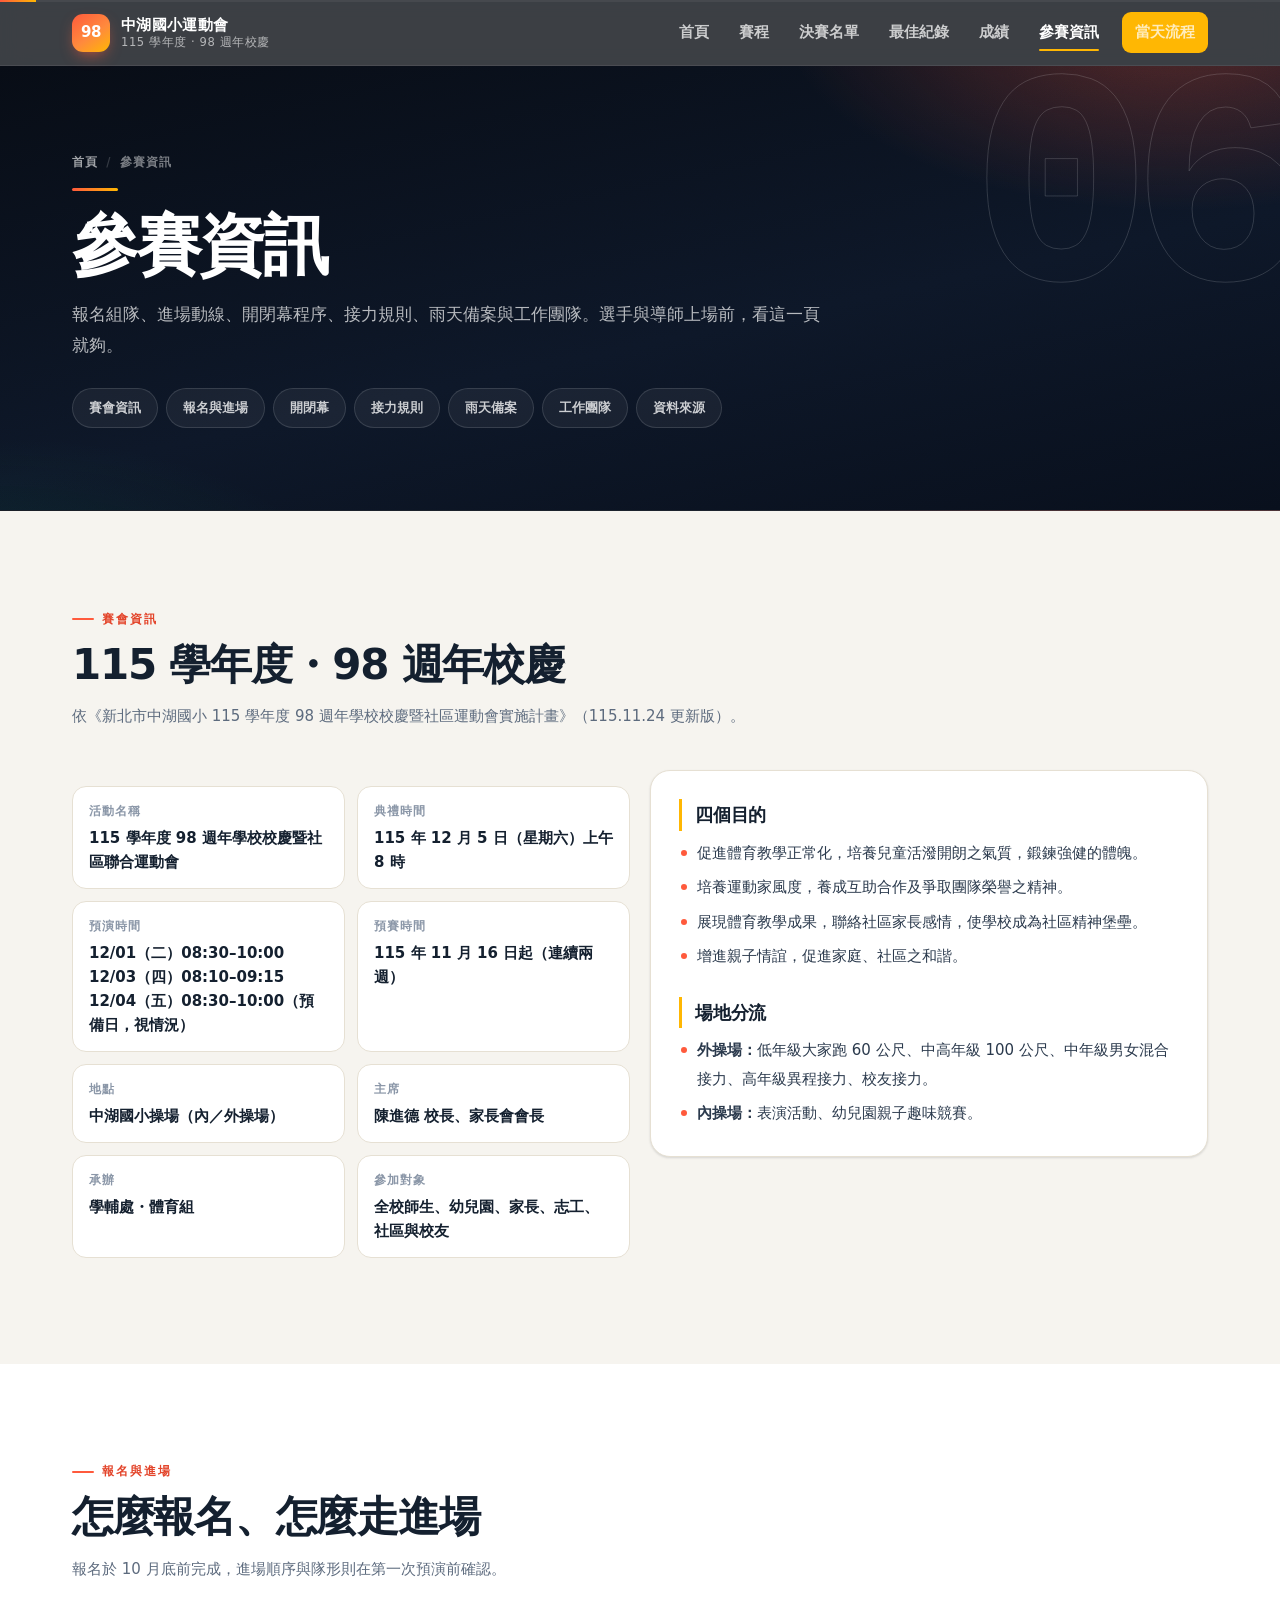
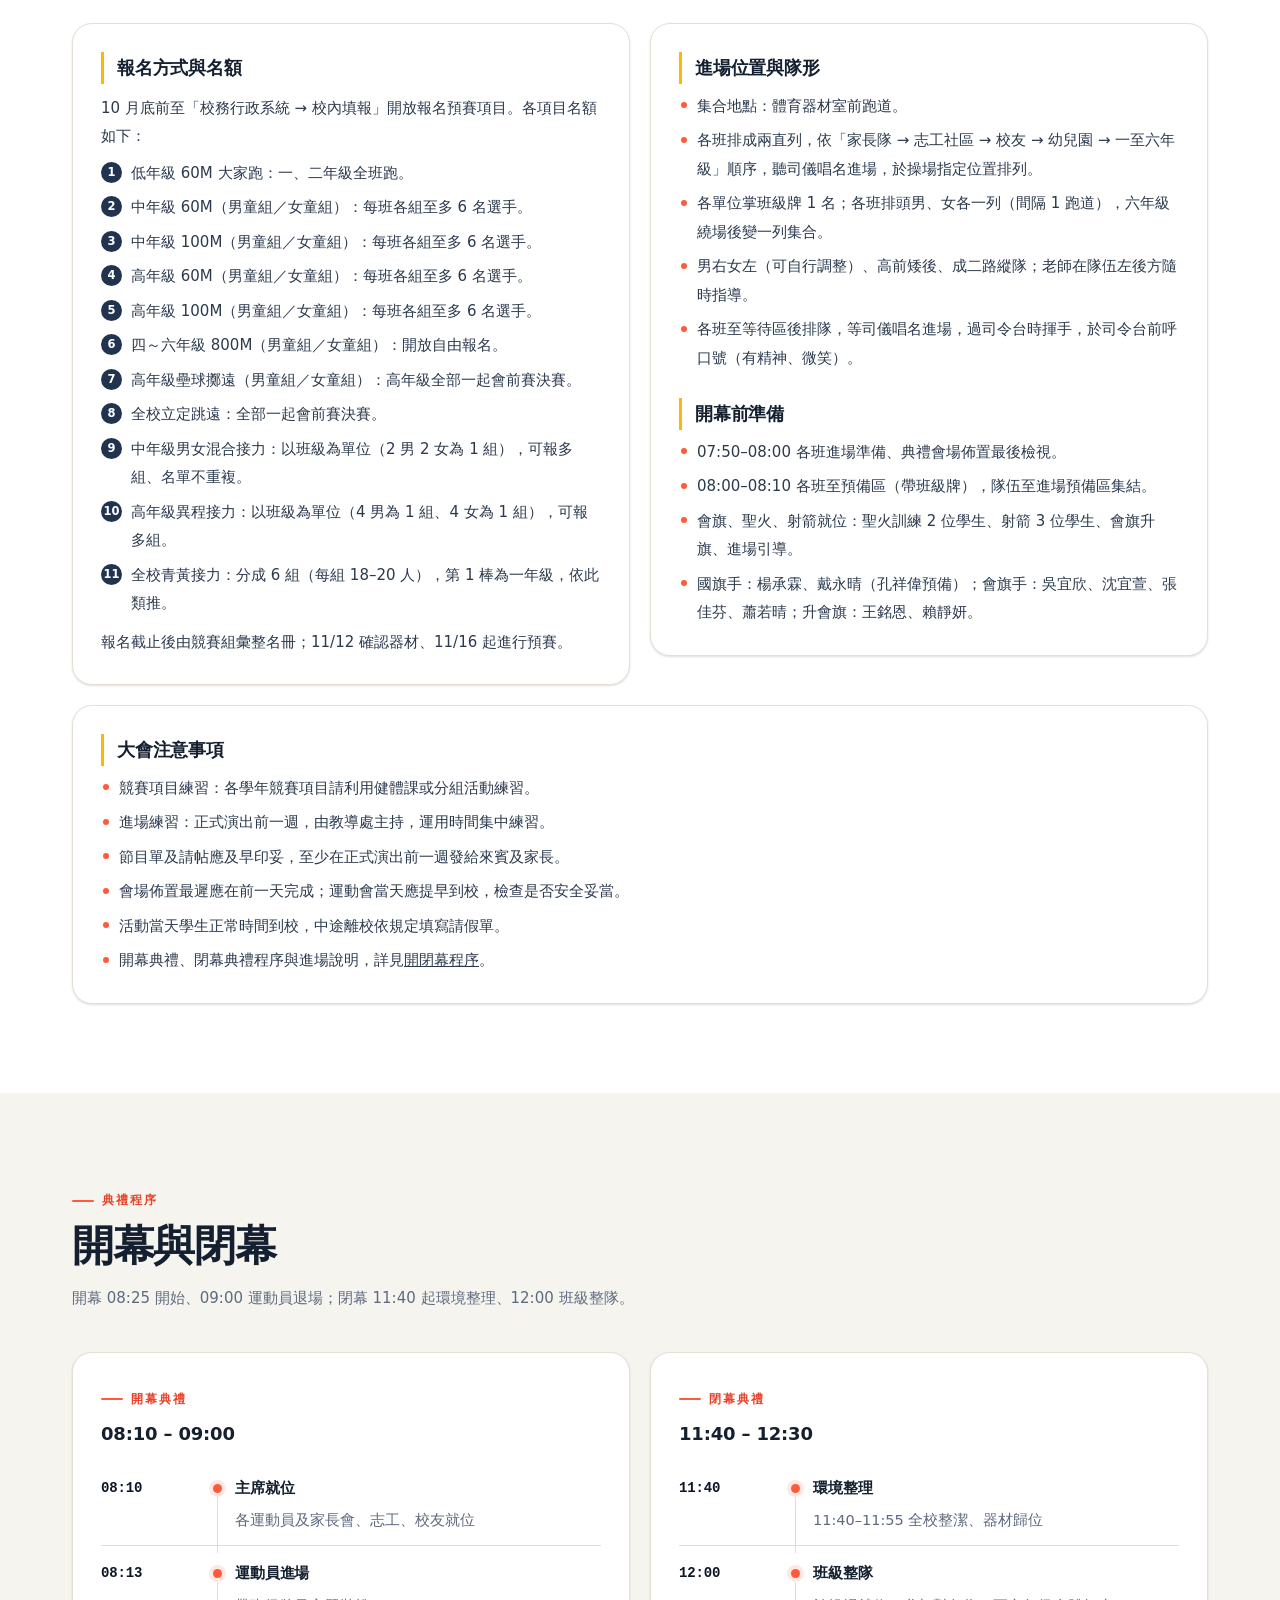
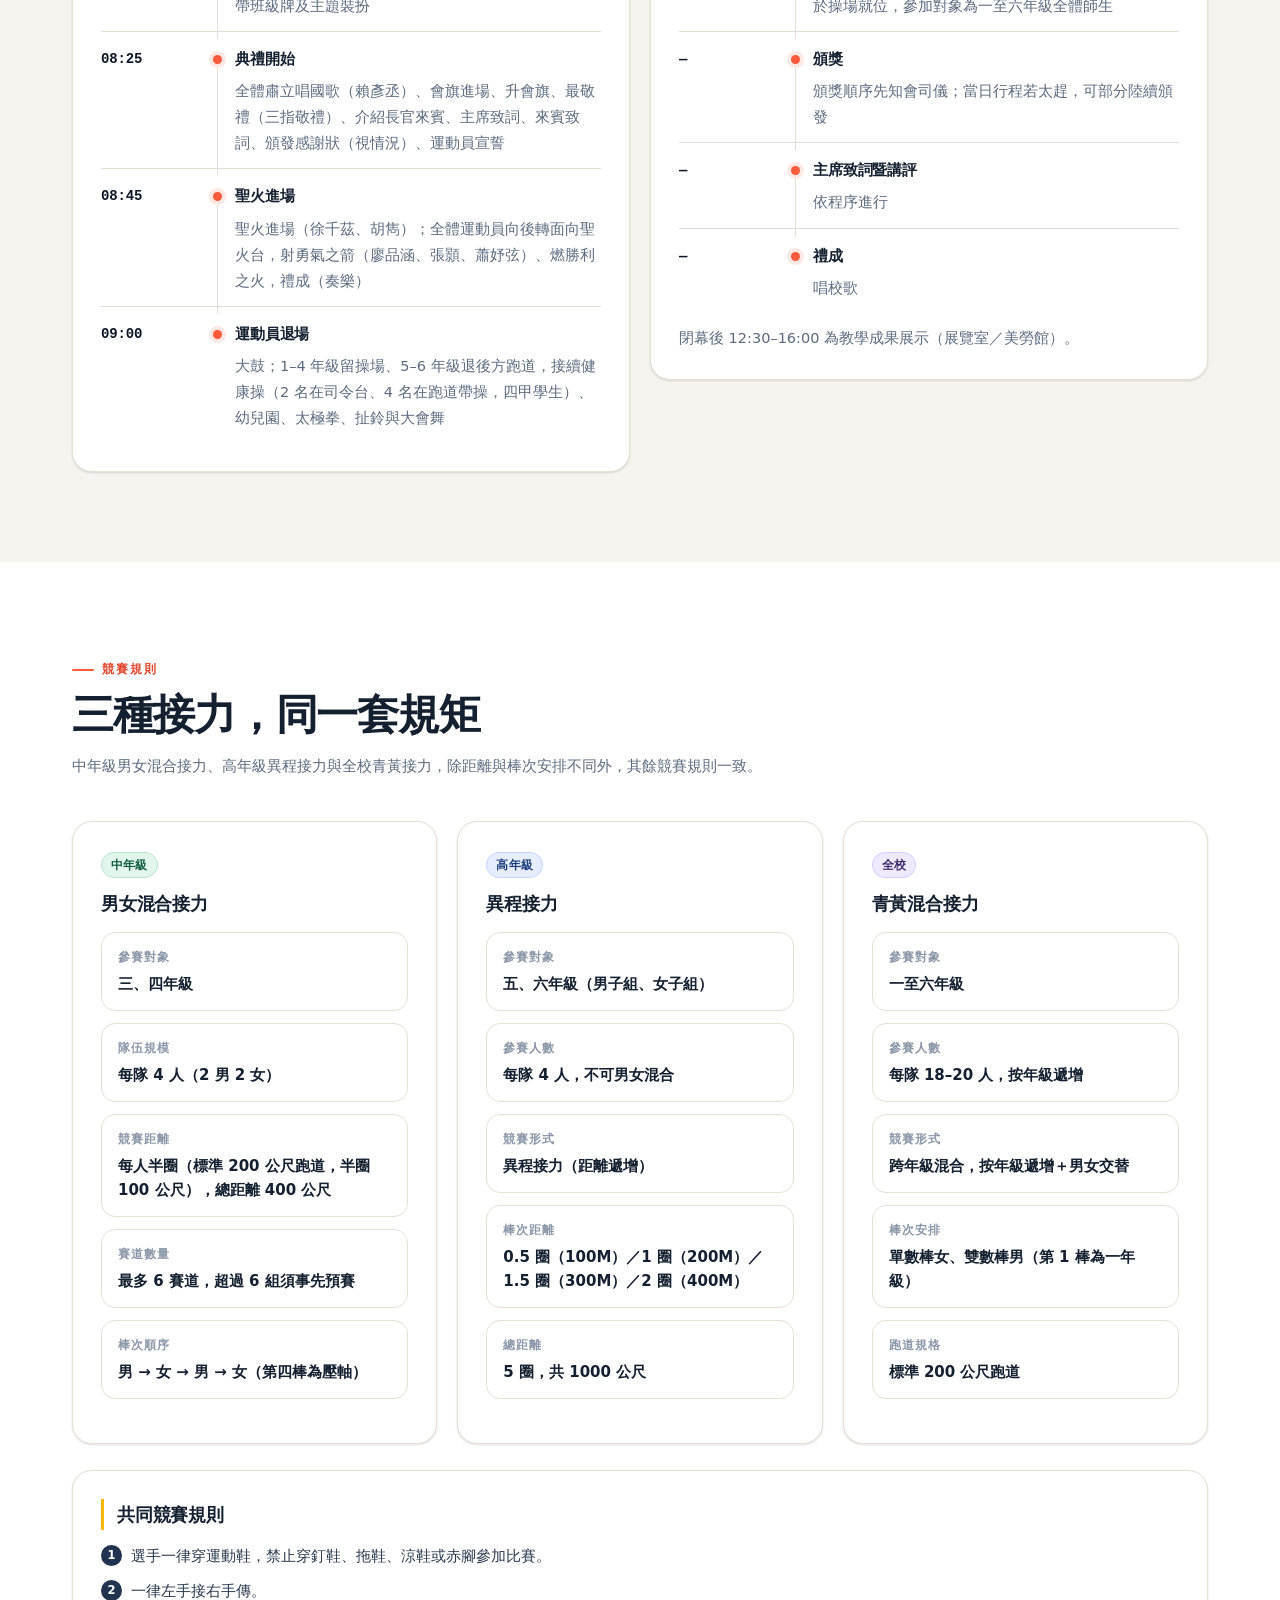
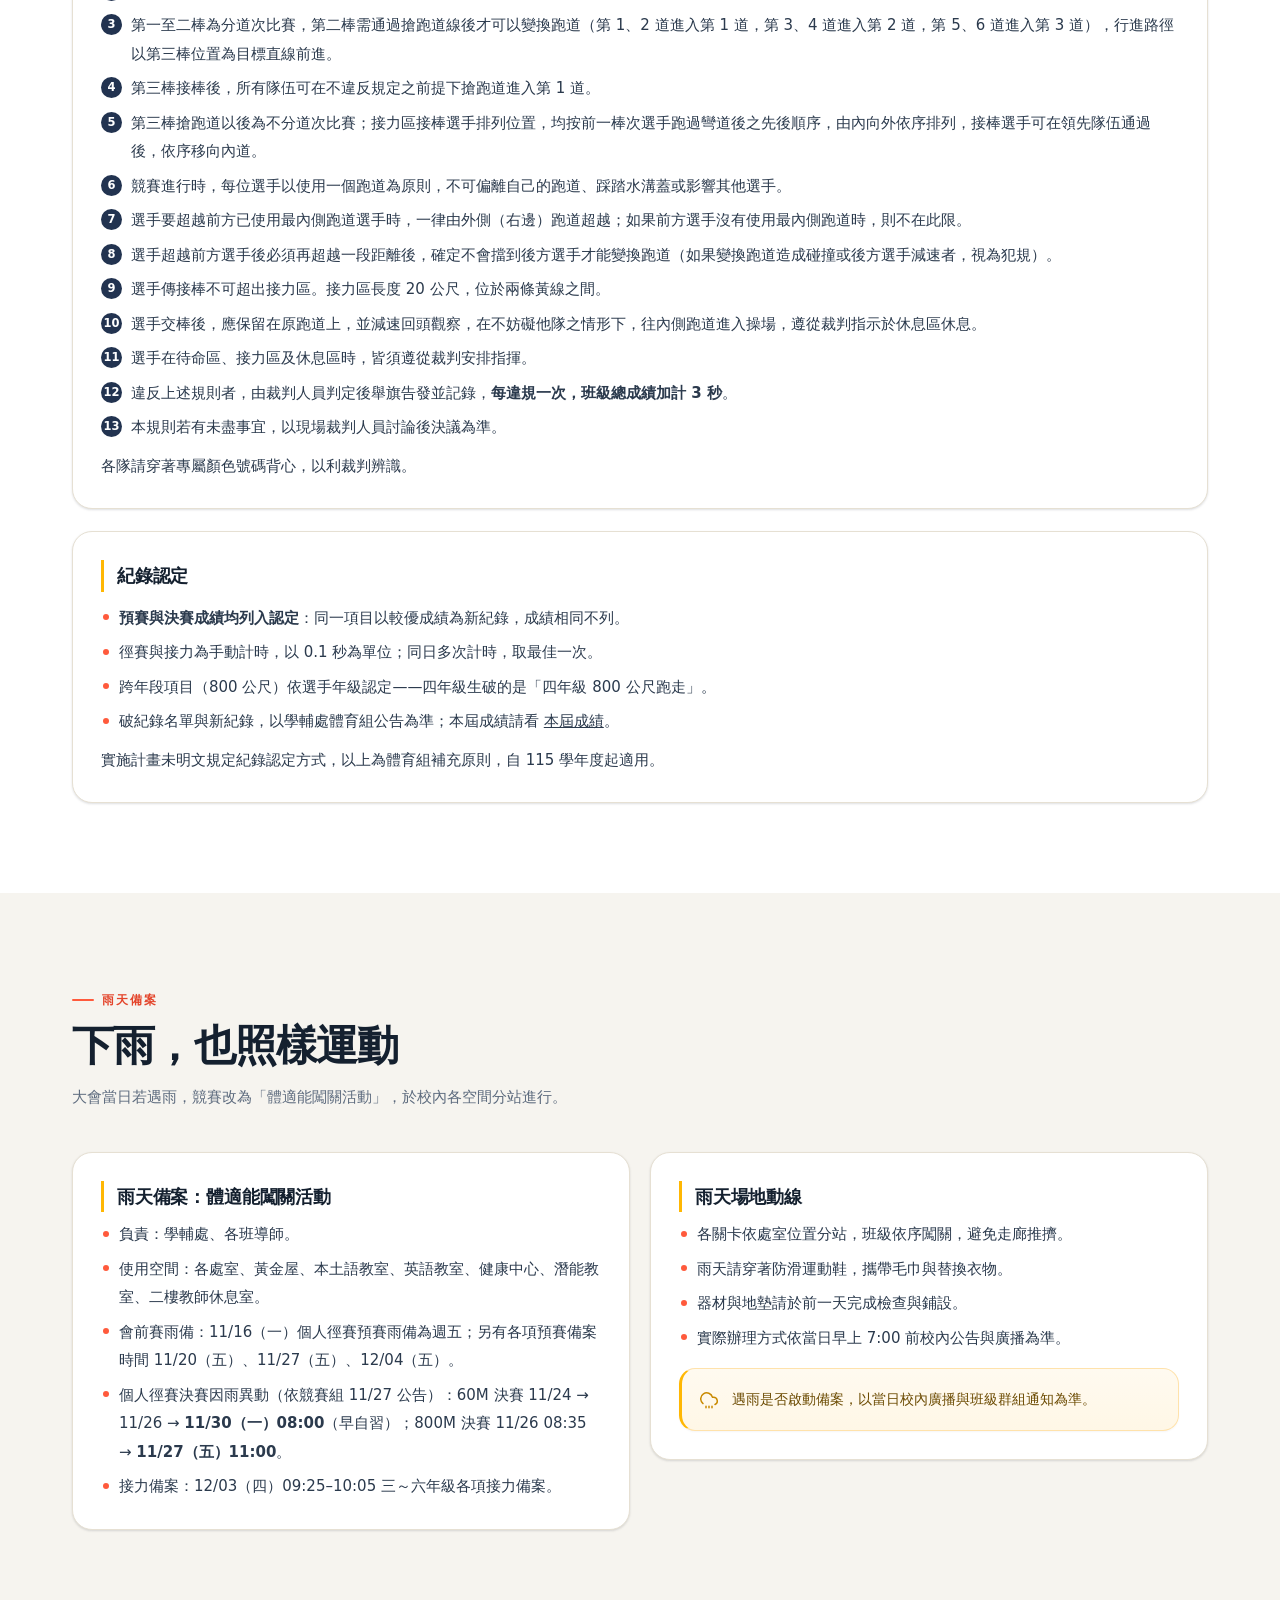
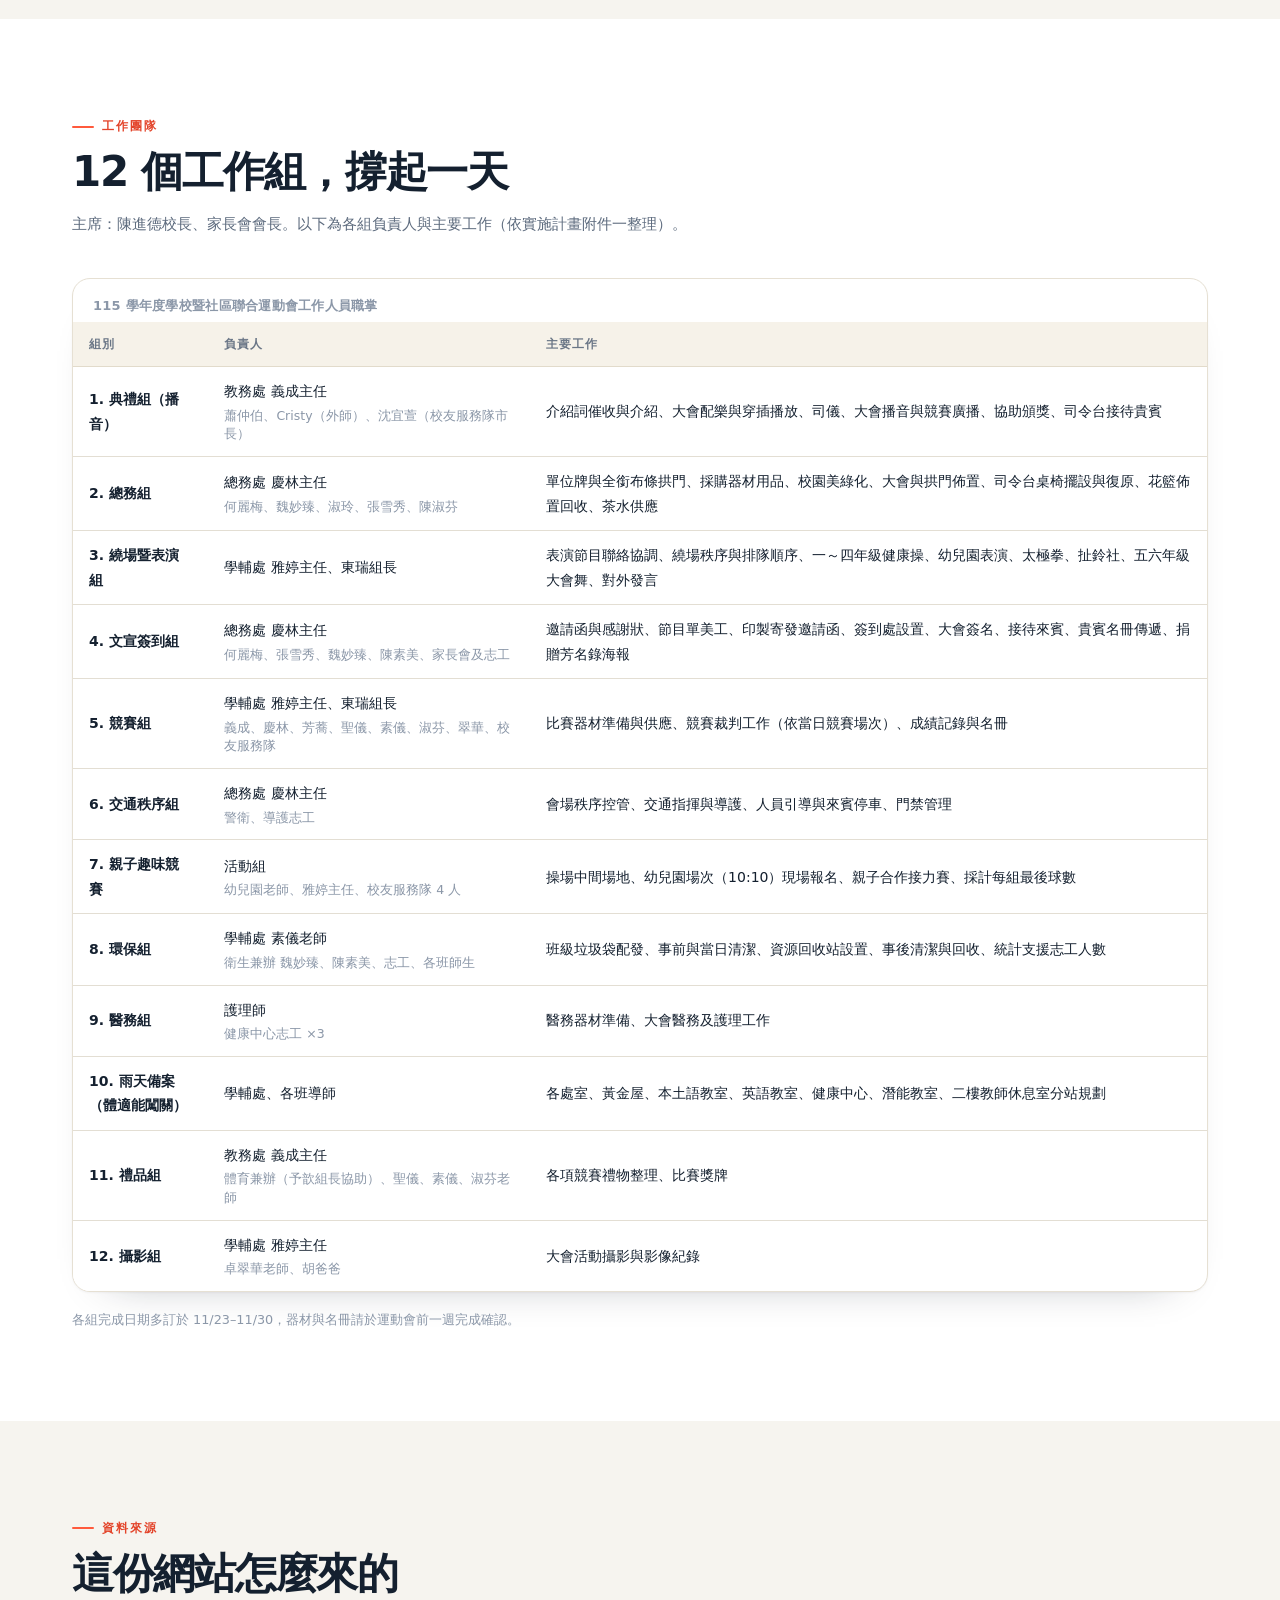
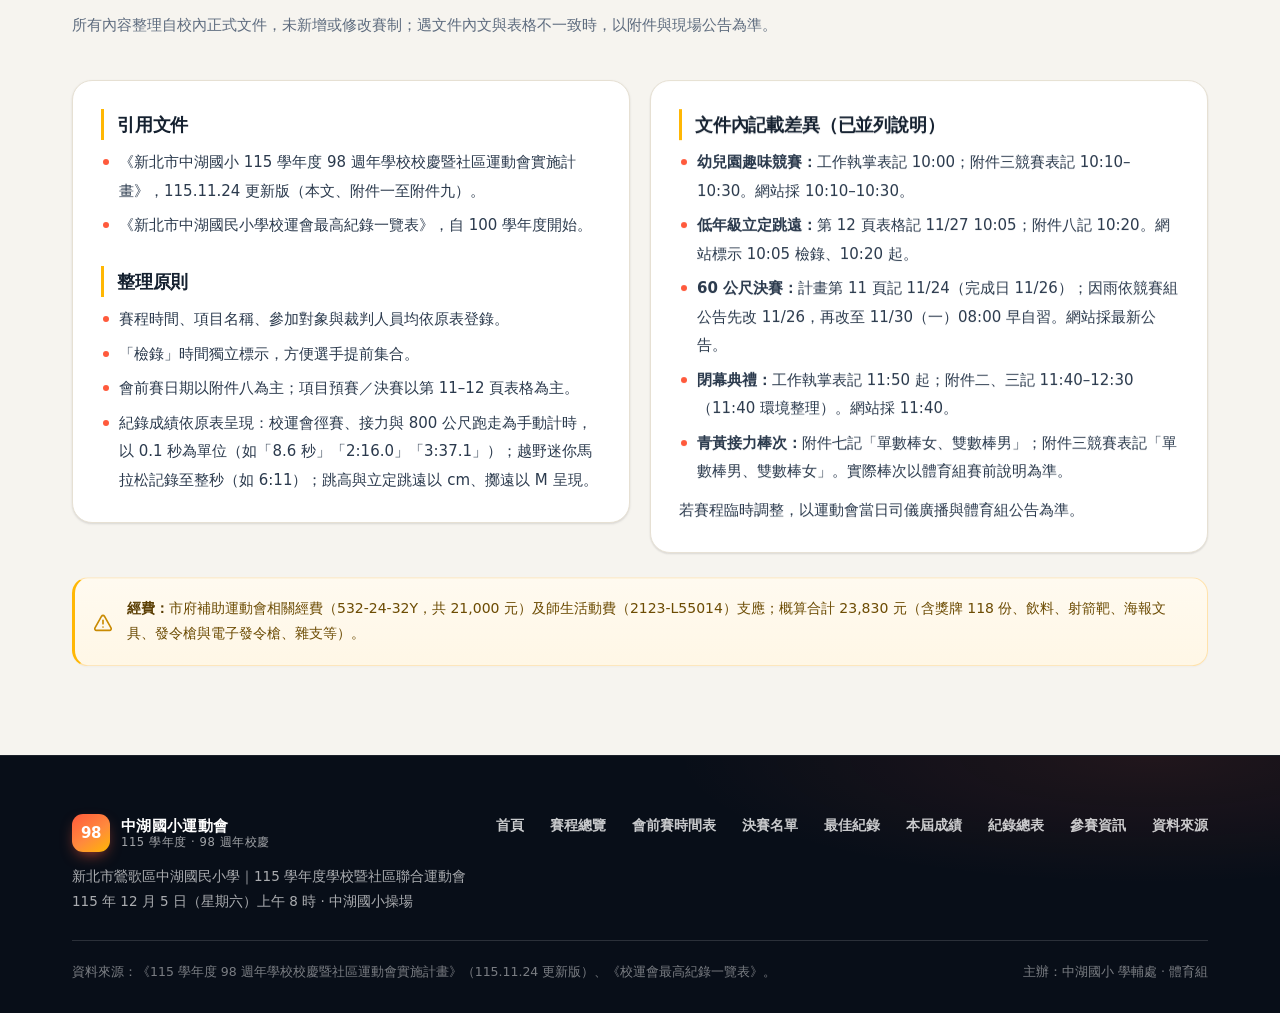
<file: info.html>
<!DOCTYPE html>
<html lang="zh-Hant-TW" class="no-js">
<head>
<meta charset="UTF-8">
<meta name="viewport" content="width=device-width, initial-scale=1">
<title>參賽資訊｜中湖國小 115 學年度運動會</title>
<meta name="description" content="中湖國小 115 學年度運動會參賽資訊：報名與組隊方式、進場說明、開閉幕程序、接力競賽規則、雨天備案與工作團隊。">
<meta name="theme-color" content="#070c15">
<link rel="icon" href="data:image/svg+xml,%3Csvg xmlns='http://www.w3.org/2000/svg' viewBox='0 0 64 64'%3E%3Crect width='64' height='64' rx='15' fill='%230c1524'/%3E%3Cpath d='M14 42h36' stroke='%23ff5a3c' stroke-width='5' stroke-linecap='round'/%3E%3Cpath d='M18 30h28' stroke='%23ffb703' stroke-width='5' stroke-linecap='round'/%3E%3Cpath d='M23 18h18' stroke='%2312a46b' stroke-width='5' stroke-linecap='round'/%3E%3C/svg%3E">
<link rel="stylesheet" href="assets/style.css">
<link rel="stylesheet" href="assets/pages.css">
<script>
(function () {
  var d = document.documentElement;
  d.classList.remove("no-js");
  d.classList.add("js-motion");
  /* 保險：3.5 秒內動畫沒啟動，就把內容直接顯示 */
  window.setTimeout(function () {
    if (!d.classList.contains("motion-ready") && !d.classList.contains("motion-off")) {
      d.classList.remove("js-motion");
      d.classList.add("motion-off");
    }
  }, 3500);
})();
</script>
<noscript><style>.reveal{opacity:1!important;transform:none!important}</style></noscript>
</head>
<body class="page-v2">
<a class="skip-link" href="#main">跳至主要內容</a>

<div class="scroll-progress" aria-hidden="true"><span data-progress></span></div>

<header class="site-header">
  <div class="header-inner">
    <a class="brand" href="index.html" aria-label="中湖國小 115 學年度運動會 首頁">
      <span class="brand-mark" aria-hidden="true">98</span>
      <span class="brand-text">
        <b>中湖國小運動會</b>
        <span>115 學年度 · 98 週年校慶</span>
      </span>
    </a>
    <button class="nav-toggle" type="button" aria-label="開啟導覽選單" aria-expanded="false" aria-controls="site-nav">
      <span></span>
    </button>
    <nav class="nav" id="site-nav" aria-label="主要導覽">
      <a href="index.html">首頁</a>
      <a href="schedule.html">賽程</a>
      <a href="finalists.html">決賽名單</a>
      <a href="records.html">最佳紀錄</a>
      <a href="results-115.html">成績</a>
      <a href="info.html" aria-current="page">參賽資訊</a>
      <a href="schedule.html#dayof" class="header-cta">當天流程</a>
    </nav>
  </div>
</header>

<main id="main">

  <section class="page-hero">
    <span class="page-no" aria-hidden="true">06</span>
    <div class="wrap">
      <nav class="breadcrumb" aria-label="麵包屑">
        <a href="index.html">首頁</a><span class="sep">/</span><span>參賽資訊</span>
      </nav>
      <h1>參賽資訊</h1>
      <p>報名組隊、進場動線、開閉幕程序、接力規則、雨天備案與工作團隊。選手與導師上場前，看這一頁就夠。</p>
      <div class="anchor-nav">
        <a href="#about">賽會資訊</a>
        <a href="#entry">報名與進場</a>
        <a href="#ceremony">開閉幕</a>
        <a href="#rules">接力規則</a>
        <a href="#rain">雨天備案</a>
        <a href="#staff">工作團隊</a>
        <a href="#source">資料來源</a>
      </div>
    </div>
  </section>

  <!-- 賽會資訊 -->
  <section class="section section--paper" id="about">
    <div class="wrap">
      <div class="section-head">
        <span class="kicker">賽會資訊</span>
        <h2>115 學年度・98 週年校慶</h2>
        <p>依《新北市中湖國小 115 學年度 98 週年學校校慶暨社區運動會實施計畫》（115.11.24 更新版）。</p>
      </div>

      <div class="grid grid-2" style="align-items:start">
        <div>
          <dl class="kv">
            <div><dt>活動名稱</dt><dd>115 學年度 98 週年學校校慶暨社區聯合運動會</dd></div>
            <div><dt>典禮時間</dt><dd>115 年 12 月 5 日（星期六）上午 8 時</dd></div>
            <div><dt>預演時間</dt><dd>12/01（二）08:30–10:00<br>12/03（四）08:10–09:15<br>12/04（五）08:30–10:00（預備日，視情況）</dd></div>
            <div><dt>預賽時間</dt><dd>115 年 11 月 16 日起（連續兩週）</dd></div>
            <div><dt>地點</dt><dd>中湖國小操場（內／外操場）</dd></div>
            <div><dt>主席</dt><dd>陳進德 校長、家長會會長</dd></div>
            <div><dt>承辦</dt><dd>學輔處・體育組</dd></div>
            <div><dt>參加對象</dt><dd>全校師生、幼兒園、家長、志工、社區與校友</dd></div>
          </dl>
        </div>
        <div class="card prose">
          <h3>四個目的</h3>
          <ul>
            <li>促進體育教學正常化，培養兒童活潑開朗之氣質，鍛鍊強健的體魄。</li>
            <li>培養運動家風度，養成互助合作及爭取團隊榮譽之精神。</li>
            <li>展現體育教學成果，聯絡社區家長感情，使學校成為社區精神堡壘。</li>
            <li>增進親子情誼，促進家庭、社區之和諧。</li>
          </ul>
          <h3>場地分流</h3>
          <ul>
            <li><strong>外操場：</strong>低年級大家跑 60 公尺、中高年級 100 公尺、中年級男女混合接力、高年級異程接力、校友接力。</li>
            <li><strong>內操場：</strong>表演活動、幼兒園親子趣味競賽。</li>
          </ul>
        </div>
      </div>
    </div>
  </section>

  <!-- 報名與進場 -->
  <section class="section section--white" id="entry">
    <div class="wrap">
      <div class="section-head">
        <span class="kicker">報名與進場</span>
        <h2>怎麼報名、怎麼走進場</h2>
        <p>報名於 10 月底前完成，進場順序與隊形則在第一次預演前確認。</p>
      </div>

      <div class="grid grid-2" style="align-items:start">
        <div class="card prose">
          <h3>報名方式與名額</h3>
          <p>10 月底前至「校務行政系統 → 校內填報」開放報名預賽項目。各項目名額如下：</p>
          <ol>
            <li>低年級 60M 大家跑：一、二年級全班跑。</li>
            <li>中年級 60M（男童組／女童組）：每班各組至多 6 名選手。</li>
            <li>中年級 100M（男童組／女童組）：每班各組至多 6 名選手。</li>
            <li>高年級 60M（男童組／女童組）：每班各組至多 6 名選手。</li>
            <li>高年級 100M（男童組／女童組）：每班各組至多 6 名選手。</li>
            <li>四～六年級 800M（男童組／女童組）：開放自由報名。</li>
            <li>高年級壘球擲遠（男童組／女童組）：高年級全部一起會前賽決賽。</li>
            <li>全校立定跳遠：全部一起會前賽決賽。</li>
            <li>中年級男女混合接力：以班級為單位（2 男 2 女為 1 組），可報多組、名單不重複。</li>
            <li>高年級異程接力：以班級為單位（4 男為 1 組、4 女為 1 組），可報多組。</li>
            <li>全校青黃接力：分成 6 組（每組 18–20 人），第 1 棒為一年級，依此類推。</li>
          </ol>
          <p class="footnote">報名截止後由競賽組彙整名冊；11/12 確認器材、11/16 起進行預賽。</p>
        </div>

        <div class="card prose">
          <h3>進場位置與隊形</h3>
          <ul>
            <li>集合地點：體育器材室前跑道。</li>
            <li>各班排成兩直列，依「家長隊 → 志工社區 → 校友 → 幼兒園 → 一至六年級」順序，聽司儀唱名進場，於操場指定位置排列。</li>
            <li>各單位掌班級牌 1 名；各班排頭男、女各一列（間隔 1 跑道），六年級繞場後變一列集合。</li>
            <li>男右女左（可自行調整）、高前矮後、成二路縱隊；老師在隊伍左後方隨時指導。</li>
            <li>各班至等待區後排隊，等司儀唱名進場，過司令台時揮手，於司令台前呼口號（有精神、微笑）。</li>
          </ul>
          <h3>開幕前準備</h3>
          <ul>
            <li>07:50–08:00 各班進場準備、典禮會場佈置最後檢視。</li>
            <li>08:00–08:10 各班至預備區（帶班級牌），隊伍至進場預備區集結。</li>
            <li>會旗、聖火、射箭就位：聖火訓練 2 位學生、射箭 3 位學生、會旗升旗、進場引導。</li>
            <li>國旗手：楊承霖、戴永晴（孔祥偉預備）；會旗手：吳宜欣、沈宜萱、張佳芬、蕭若晴；升會旗：王銘恩、賴靜妍。</li>
          </ul>
        </div>
      </div>

      <div class="card prose" style="margin-top:20px">
        <h3>大會注意事項</h3>
        <ul>
          <li>競賽項目練習：各學年競賽項目請利用健體課或分組活動練習。</li>
          <li>進場練習：正式演出前一週，由教導處主持，運用時間集中練習。</li>
          <li>節目單及請帖應及早印妥，至少在正式演出前一週發給來賓及家長。</li>
          <li>會場佈置最遲應在前一天完成；運動會當天應提早到校，檢查是否安全妥當。</li>
          <li>活動當天學生正常時間到校，中途離校依規定填寫請假單。</li>
          <li>開幕典禮、閉幕典禮程序與進場說明，詳見<a href="#ceremony" style="text-decoration:underline">開閉幕程序</a>。</li>
        </ul>
      </div>
    </div>
  </section>

  <!-- 開閉幕 -->
  <section class="section section--paper" id="ceremony">
    <div class="wrap">
      <div class="section-head">
        <span class="kicker">典禮程序</span>
        <h2>開幕與閉幕</h2>
        <p>開幕 08:25 開始、09:00 運動員退場；閉幕 11:40 起環境整理、12:00 班級整隊。</p>
      </div>

      <div class="grid grid-2" style="align-items:start">
        <div class="card">
          <span class="kicker">開幕典禮</span>
          <h3 style="margin-top:8px">08:10 – 09:00</h3>
          <div class="timeline" style="margin-top:14px">
            <div class="tl-row" style="grid-template-columns:86px 1fr;padding:12px 0">
              <div class="tl-time" style="font-size:14px">08:10</div>
              <div class="tl-body"><h3 style="font-size:15px">主席就位</h3><p>各運動員及家長會、志工、校友就位</p></div>
            </div>
            <div class="tl-row" style="grid-template-columns:86px 1fr;padding:12px 0">
              <div class="tl-time" style="font-size:14px">08:13</div>
              <div class="tl-body"><h3 style="font-size:15px">運動員進場</h3><p>帶班級牌及主題裝扮</p></div>
            </div>
            <div class="tl-row" style="grid-template-columns:86px 1fr;padding:12px 0">
              <div class="tl-time" style="font-size:14px">08:25</div>
              <div class="tl-body"><h3 style="font-size:15px">典禮開始</h3><p>全體肅立唱國歌（賴彥丞）、會旗進場、升會旗、最敬禮（三指敬禮）、介紹長官來賓、主席致詞、來賓致詞、頒發感謝狀（視情況）、運動員宣誓</p></div>
            </div>
            <div class="tl-row" style="grid-template-columns:86px 1fr;padding:12px 0">
              <div class="tl-time" style="font-size:14px">08:45</div>
              <div class="tl-body"><h3 style="font-size:15px">聖火進場</h3><p>聖火進場（徐千茲、胡雋）；全體運動員向後轉面向聖火台，射勇氣之箭（廖品涵、張顥、蕭妤弦）、燃勝利之火，禮成（奏樂）</p></div>
            </div>
            <div class="tl-row" style="grid-template-columns:86px 1fr;padding:12px 0">
              <div class="tl-time" style="font-size:14px">09:00</div>
              <div class="tl-body"><h3 style="font-size:15px">運動員退場</h3><p>大鼓；1–4 年級留操場、5–6 年級退後方跑道，接續健康操（2 名在司令台、4 名在跑道帶操，四甲學生）、幼兒園、太極拳、扯鈴與大會舞</p></div>
            </div>
          </div>
        </div>

        <div class="card">
          <span class="kicker">閉幕典禮</span>
          <h3 style="margin-top:8px">11:40 – 12:30</h3>
          <div class="timeline" style="margin-top:14px">
            <div class="tl-row" style="grid-template-columns:86px 1fr;padding:12px 0">
              <div class="tl-time" style="font-size:14px">11:40</div>
              <div class="tl-body"><h3 style="font-size:15px">環境整理</h3><p>11:40–11:55 全校整潔、器材歸位</p></div>
            </div>
            <div class="tl-row" style="grid-template-columns:86px 1fr;padding:12px 0">
              <div class="tl-time" style="font-size:14px">12:00</div>
              <div class="tl-body"><h3 style="font-size:15px">班級整隊</h3><p>於操場就位，參加對象為一至六年級全體師生</p></div>
            </div>
            <div class="tl-row" style="grid-template-columns:86px 1fr;padding:12px 0">
              <div class="tl-time" style="font-size:14px">—</div>
              <div class="tl-body"><h3 style="font-size:15px">頒獎</h3><p>頒獎順序先知會司儀；當日行程若太趕，可部分陸續頒發</p></div>
            </div>
            <div class="tl-row" style="grid-template-columns:86px 1fr;padding:12px 0">
              <div class="tl-time" style="font-size:14px">—</div>
              <div class="tl-body"><h3 style="font-size:15px">主席致詞暨講評</h3><p>依程序進行</p></div>
            </div>
            <div class="tl-row" style="grid-template-columns:86px 1fr;padding:12px 0">
              <div class="tl-time" style="font-size:14px">—</div>
              <div class="tl-body"><h3 style="font-size:15px">禮成</h3><p>唱校歌</p></div>
            </div>
          </div>
          <p class="footnote" style="margin-top:12px">閉幕後 12:30–16:00 為教學成果展示（展覽室／美勞館）。</p>
        </div>
      </div>
    </div>
  </section>

  <!-- 接力規則 -->
  <section class="section section--white" id="rules">
    <div class="wrap">
      <div class="section-head">
        <span class="kicker">競賽規則</span>
        <h2>三種接力，同一套規矩</h2>
        <p>中年級男女混合接力、高年級異程接力與全校青黃接力，除距離與棒次安排不同外，其餘競賽規則一致。</p>
      </div>

      <div class="grid grid-3" style="margin-bottom:26px">
        <div class="card">
          <span class="tag tag-junior">中年級</span>
          <h3 style="margin-top:10px">男女混合接力</h3>
          <dl class="kv" style="grid-template-columns:1fr;margin-top:12px">
            <div><dt>參賽對象</dt><dd>三、四年級</dd></div>
            <div><dt>隊伍規模</dt><dd>每隊 4 人（2 男 2 女）</dd></div>
            <div><dt>競賽距離</dt><dd>每人半圈（標準 200 公尺跑道，半圈 100 公尺），總距離 400 公尺</dd></div>
            <div><dt>賽道數量</dt><dd>最多 6 賽道，超過 6 組須事先預賽</dd></div>
            <div><dt>棒次順序</dt><dd>男 → 女 → 男 → 女（第四棒為壓軸）</dd></div>
          </dl>
        </div>
        <div class="card">
          <span class="tag tag-senior">高年級</span>
          <h3 style="margin-top:10px">異程接力</h3>
          <dl class="kv" style="grid-template-columns:1fr;margin-top:12px">
            <div><dt>參賽對象</dt><dd>五、六年級（男子組、女子組）</dd></div>
            <div><dt>參賽人數</dt><dd>每隊 4 人，不可男女混合</dd></div>
            <div><dt>競賽形式</dt><dd>異程接力（距離遞增）</dd></div>
            <div><dt>棒次距離</dt><dd>0.5 圈（100M）／1 圈（200M）／1.5 圈（300M）／2 圈（400M）</dd></div>
            <div><dt>總距離</dt><dd>5 圈，共 1000 公尺</dd></div>
          </dl>
        </div>
        <div class="card">
          <span class="tag tag-all">全校</span>
          <h3 style="margin-top:10px">青黃混合接力</h3>
          <dl class="kv" style="grid-template-columns:1fr;margin-top:12px">
            <div><dt>參賽對象</dt><dd>一至六年級</dd></div>
            <div><dt>參賽人數</dt><dd>每隊 18–20 人，按年級遞增</dd></div>
            <div><dt>競賽形式</dt><dd>跨年級混合，按年級遞增＋男女交替</dd></div>
            <div><dt>棒次安排</dt><dd>單數棒女、雙數棒男（第 1 棒為一年級）</dd></div>
            <div><dt>跑道規格</dt><dd>標準 200 公尺跑道</dd></div>
          </dl>
        </div>
      </div>

      <div class="card prose">
        <h3>共同競賽規則</h3>
        <ol style="margin-top:12px">
          <li>選手一律穿運動鞋，禁止穿釘鞋、拖鞋、涼鞋或赤腳參加比賽。</li>
          <li>一律左手接右手傳。</li>
          <li>第一至二棒為分道次比賽，第二棒需通過搶跑道線後才可以變換跑道（第 1、2 道進入第 1 道，第 3、4 道進入第 2 道，第 5、6 道進入第 3 道），行進路徑以第三棒位置為目標直線前進。</li>
          <li>第三棒接棒後，所有隊伍可在不違反規定之前提下搶跑道進入第 1 道。</li>
          <li>第三棒搶跑道以後為不分道次比賽；接力區接棒選手排列位置，均按前一棒次選手跑過彎道後之先後順序，由內向外依序排列，接棒選手可在領先隊伍通過後，依序移向內道。</li>
          <li>競賽進行時，每位選手以使用一個跑道為原則，不可偏離自己的跑道、踩踏水溝蓋或影響其他選手。</li>
          <li>選手要超越前方已使用最內側跑道選手時，一律由外側（右邊）跑道超越；如果前方選手沒有使用最內側跑道時，則不在此限。</li>
          <li>選手超越前方選手後必須再超越一段距離後，確定不會擋到後方選手才能變換跑道（如果變換跑道造成碰撞或後方選手減速者，視為犯規）。</li>
          <li>選手傳接棒不可超出接力區。接力區長度 20 公尺，位於兩條黃線之間。</li>
          <li>選手交棒後，應保留在原跑道上，並減速回頭觀察，在不妨礙他隊之情形下，往內側跑道進入操場，遵從裁判指示於休息區休息。</li>
          <li>選手在待命區、接力區及休息區時，皆須遵從裁判安排指揮。</li>
          <li>違反上述規則者，由裁判人員判定後舉旗告發並記錄，<strong>每違規一次，班級總成績加計 3 秒</strong>。</li>
          <li>本規則若有未盡事宜，以現場裁判人員討論後決議為準。</li>
        </ol>
        <p class="footnote">各隊請穿著專屬顏色號碼背心，以利裁判辨識。</p>
      </div>

      <div class="card prose" style="margin-top:22px" id="records-policy">
        <h3>紀錄認定</h3>
        <ul style="margin-top:12px">
          <li><strong>預賽與決賽成績均列入認定</strong>：同一項目以較優成績為新紀錄，成績相同不列。</li>
          <li>徑賽與接力為手動計時，以 0.1 秒為單位；同日多次計時，取最佳一次。</li>
          <li>跨年段項目（800 公尺）依選手年級認定——四年級生破的是「四年級 800 公尺跑走」。</li>
          <li>破紀錄名單與新紀錄，以學輔處體育組公告為準；本屆成績請看 <a href="results-115.html" style="text-decoration:underline">本屆成績</a>。</li>
        </ul>
        <p class="footnote">實施計畫未明文規定紀錄認定方式，以上為體育組補充原則，自 115 學年度起適用。</p>
      </div>
    </div>
  </section>

  <!-- 雨天備案 -->
  <section class="section section--paper" id="rain">
    <div class="wrap">
      <div class="section-head">
        <span class="kicker">雨天備案</span>
        <h2>下雨，也照樣運動</h2>
        <p>大會當日若遇雨，競賽改為「體適能闖關活動」，於校內各空間分站進行。</p>
      </div>

      <div class="grid grid-2" style="align-items:start">
        <div class="card prose">
          <h3>雨天備案：體適能闖關活動</h3>
          <ul>
            <li>負責：學輔處、各班導師。</li>
            <li>使用空間：各處室、黃金屋、本土語教室、英語教室、健康中心、潛能教室、二樓教師休息室。</li>
            <li>會前賽雨備：11/16（一）個人徑賽預賽雨備為週五；另有各項預賽備案時間 11/20（五）、11/27（五）、12/04（五）。</li>
            <li>個人徑賽決賽因雨異動（依競賽組 11/27 公告）：60M 決賽 11/24 → 11/26 → <strong>11/30（一）08:00</strong>（早自習）；800M 決賽 11/26 08:35 → <strong>11/27（五）11:00</strong>。</li>
            <li>接力備案：12/03（四）09:25–10:05 三～六年級各項接力備案。</li>
          </ul>
        </div>
        <div class="card prose">
          <h3>雨天場地動線</h3>
          <ul>
            <li>各關卡依處室位置分站，班級依序闖關，避免走廊推擠。</li>
            <li>雨天請穿著防滑運動鞋，攜帶毛巾與替換衣物。</li>
            <li>器材與地墊請於前一天完成檢查與鋪設。</li>
            <li>實際辦理方式依當日早上 7:00 前校內公告與廣播為準。</li>
          </ul>
          <div class="notice" style="margin-top:16px">
            <svg width="18" height="18" viewBox="0 0 24 24" fill="none" stroke="currentColor" stroke-width="2" stroke-linecap="round" stroke-linejoin="round" aria-hidden="true"><path d="M20 16.6A5 5 0 0 0 18 7h-1.3A8 8 0 1 0 4 15.3"/><path d="M8 19v2M12 19v2M16 19v2"/></svg>
            <div>遇雨是否啟動備案，以當日校內廣播與班級群組通知為準。</div>
          </div>
        </div>
      </div>
    </div>
  </section>

  <!-- 工作團隊 -->
  <section class="section section--white" id="staff">
    <div class="wrap">
      <div class="section-head">
        <span class="kicker">工作團隊</span>
        <h2>12 個工作組，撐起一天</h2>
        <p>主席：陳進德校長、家長會會長。以下為各組負責人與主要工作（依實施計畫附件一整理）。</p>
      </div>

                  <p class="scroll-hint">表格可左右滑動，查看完整欄位 →</p>
<div class="table-wrap">
        <table class="data">
          <caption>115 學年度學校暨社區聯合運動會工作人員職掌</caption>
          <thead>
            <tr>
              <th scope="col">組別</th>
              <th scope="col">負責人</th>
              <th scope="col">主要工作</th>
            </tr>
          </thead>
          <tbody>
            <tr>
              <td><strong>1. 典禮組（播音）</strong></td>
              <td>教務處 義成主任<span class="sub">蕭仲伯、Cristy（外師）、沈宜萱（校友服務隊市長）</span></td>
              <td>介紹詞催收與介紹、大會配樂與穿插播放、司儀、大會播音與競賽廣播、協助頒獎、司令台接待貴賓</td>
            </tr>
            <tr>
              <td><strong>2. 總務組</strong></td>
              <td>總務處 慶林主任<span class="sub">何麗梅、魏妙臻、淑玲、張雪秀、陳淑芬</span></td>
              <td>單位牌與全銜布條拱門、採購器材用品、校園美綠化、大會與拱門佈置、司令台桌椅擺設與復原、花籃佈置回收、茶水供應</td>
            </tr>
            <tr>
              <td><strong>3. 繞場暨表演組</strong></td>
              <td>學輔處 雅婷主任、東瑞組長</td>
              <td>表演節目聯絡協調、繞場秩序與排隊順序、一～四年級健康操、幼兒園表演、太極拳、扯鈴社、五六年級大會舞、對外發言</td>
            </tr>
            <tr>
              <td><strong>4. 文宣簽到組</strong></td>
              <td>總務處 慶林主任<span class="sub">何麗梅、張雪秀、魏妙臻、陳素美、家長會及志工</span></td>
              <td>邀請函與感謝狀、節目單美工、印製寄發邀請函、簽到處設置、大會簽名、接待來賓、貴賓名冊傳遞、捐贈芳名錄海報</td>
            </tr>
            <tr>
              <td><strong>5. 競賽組</strong></td>
              <td>學輔處 雅婷主任、東瑞組長<span class="sub">義成、慶林、芳蕎、聖儀、素儀、淑芬、翠華、校友服務隊</span></td>
              <td>比賽器材準備與供應、競賽裁判工作（依當日競賽場次）、成績記錄與名冊</td>
            </tr>
            <tr>
              <td><strong>6. 交通秩序組</strong></td>
              <td>總務處 慶林主任<span class="sub">警衛、導護志工</span></td>
              <td>會場秩序控管、交通指揮與導護、人員引導與來賓停車、門禁管理</td>
            </tr>
            <tr>
              <td><strong>7. 親子趣味競賽</strong></td>
              <td>活動組<span class="sub">幼兒園老師、雅婷主任、校友服務隊 4 人</span></td>
              <td>操場中間場地、幼兒園場次（10:10）現場報名、親子合作接力賽、採計每組最後球數</td>
            </tr>
            <tr>
              <td><strong>8. 環保組</strong></td>
              <td>學輔處 素儀老師<span class="sub">衛生兼辦 魏妙臻、陳素美、志工、各班師生</span></td>
              <td>班級垃圾袋配發、事前與當日清潔、資源回收站設置、事後清潔與回收、統計支援志工人數</td>
            </tr>
            <tr>
              <td><strong>9. 醫務組</strong></td>
              <td>護理師<span class="sub">健康中心志工 ×3</span></td>
              <td>醫務器材準備、大會醫務及護理工作</td>
            </tr>
            <tr>
              <td><strong>10. 雨天備案<br>（體適能闖關）</strong></td>
              <td>學輔處、各班導師</td>
              <td>各處室、黃金屋、本土語教室、英語教室、健康中心、潛能教室、二樓教師休息室分站規劃</td>
            </tr>
            <tr>
              <td><strong>11. 禮品組</strong></td>
              <td>教務處 義成主任<span class="sub">體育兼辦（予歆組長協助）、聖儀、素儀、淑芬老師</span></td>
              <td>各項競賽禮物整理、比賽獎牌</td>
            </tr>
            <tr>
              <td><strong>12. 攝影組</strong></td>
              <td>學輔處 雅婷主任<span class="sub">卓翠華老師、胡爸爸</span></td>
              <td>大會活動攝影與影像紀錄</td>
            </tr>
          </tbody>
        </table>
      </div>
      <p class="footnote">各組完成日期多訂於 11/23–11/30，器材與名冊請於運動會前一週完成確認。</p>
    </div>
  </section>

  <!-- 資料來源 -->
  <section class="section section--paper" id="source">
    <div class="wrap">
      <div class="section-head">
        <span class="kicker">資料來源</span>
        <h2>這份網站怎麼來的</h2>
        <p>所有內容整理自校內正式文件，未新增或修改賽制；遇文件內文與表格不一致時，以附件與現場公告為準。</p>
      </div>

      <div class="grid grid-2" style="align-items:start">
        <div class="card prose">
          <h3>引用文件</h3>
          <ul>
            <li>《新北市中湖國小 115 學年度 98 週年學校校慶暨社區運動會實施計畫》，115.11.24 更新版（本文、附件一至附件九）。</li>
            <li>《新北市中湖國民小學校運會最高紀錄一覽表》，自 100 學年度開始。</li>
          </ul>
          <h3>整理原則</h3>
          <ul>
            <li>賽程時間、項目名稱、參加對象與裁判人員均依原表登錄。</li>
            <li>「檢錄」時間獨立標示，方便選手提前集合。</li>
            <li>會前賽日期以附件八為主；項目預賽／決賽以第 11–12 頁表格為主。</li>
            <li>紀錄成績依原表呈現：校運會徑賽、接力與 800 公尺跑走為手動計時，以 0.1 秒為單位（如「8.6 秒」「2:16.0」「3:37.1」）；越野迷你馬拉松記錄至整秒（如 6:11）；跳高與立定跳遠以 cm、擲遠以 M 呈現。</li>
          </ul>
        </div>
        <div class="card prose">
          <h3>文件內記載差異（已並列說明）</h3>
          <ul>
            <li><strong>幼兒園趣味競賽：</strong>工作執掌表記 10:00；附件三競賽表記 10:10–10:30。網站採 10:10–10:30。</li>
            <li><strong>低年級立定跳遠：</strong>第 12 頁表格記 11/27 10:05；附件八記 10:20。網站標示 10:05 檢錄、10:20 起。</li>
            <li><strong>60 公尺決賽：</strong>計畫第 11 頁記 11/24（完成日 11/26）；因雨依競賽組公告先改 11/26，再改至 11/30（一）08:00 早自習。網站採最新公告。</li>
            <li><strong>閉幕典禮：</strong>工作執掌表記 11:50 起；附件二、三記 11:40–12:30（11:40 環境整理）。網站採 11:40。</li>
            <li><strong>青黃接力棒次：</strong>附件七記「單數棒女、雙數棒男」；附件三競賽表記「單數棒男、雙數棒女」。實際棒次以體育組賽前說明為準。</li>
          </ul>
          <p class="footnote">若賽程臨時調整，以運動會當日司儀廣播與體育組公告為準。</p>
        </div>
      </div>

      <div class="notice" style="margin-top:24px">
        <svg width="20" height="20" viewBox="0 0 24 24" fill="none" stroke="currentColor" stroke-width="2" stroke-linecap="round" stroke-linejoin="round" aria-hidden="true"><path d="M12 9v4"/><path d="M12 17h.01"/><path d="M10.3 3.9 2.4 18a2 2 0 0 0 1.7 3h15.8a2 2 0 0 0 1.7-3L13.7 3.9a2 2 0 0 0-3.4 0Z"/></svg>
        <div><strong>經費：</strong>市府補助運動會相關經費（532-24-32Y，共 21,000 元）及師生活動費（2123-L55014）支應；概算合計 23,830 元（含獎牌 118 份、飲料、射箭靶、海報文具、發令槍與電子發令槍、雜支等）。</div>
      </div>
    </div>
  </section>

</main>

<footer class="site-footer">
  <div class="wrap">
    <div class="footer-top">
      <div class="footer-brand">
        <div class="brand">
          <span class="brand-mark" aria-hidden="true">98</span>
          <span class="brand-text">
            <b>中湖國小運動會</b>
            <span>115 學年度 · 98 週年校慶</span>
          </span>
        </div>
        <p>新北市鶯歌區中湖國民小學｜115 學年度學校暨社區聯合運動會<br>115 年 12 月 5 日（星期六）上午 8 時 · 中湖國小操場</p>
      </div>
      <nav class="footer-links" aria-label="頁尾導覽">
        <a href="index.html">首頁</a>
        <a href="schedule.html">賽程總覽</a>
        <a href="schedule.html#prelim">會前賽時間表</a>
        <a href="finalists.html">決賽名單</a>
        <a href="records.html">最佳紀錄</a>
        <a href="results-115.html">本屆成績</a>
        <a href="results.html">紀錄總表</a>
        <a href="info.html">參賽資訊</a>
        <a href="info.html#source">資料來源</a>
      </nav>
    </div>
    <div class="footer-bottom">
      <span>資料來源：《115 學年度 98 週年學校校慶暨社區運動會實施計畫》（115.11.24 更新版）、《校運會最高紀錄一覽表》。</span>
      <span>主辦：中湖國小 學輔處 · 體育組</span>
    </div>
  </div>
</footer>

<script src="assets/vendor/gsap.min.js"></script>
<script src="assets/vendor/ScrollTrigger.min.js"></script>
<script src="assets/app.js"></script>
<script src="assets/pages.js"></script>
</body>
</html>
</file>
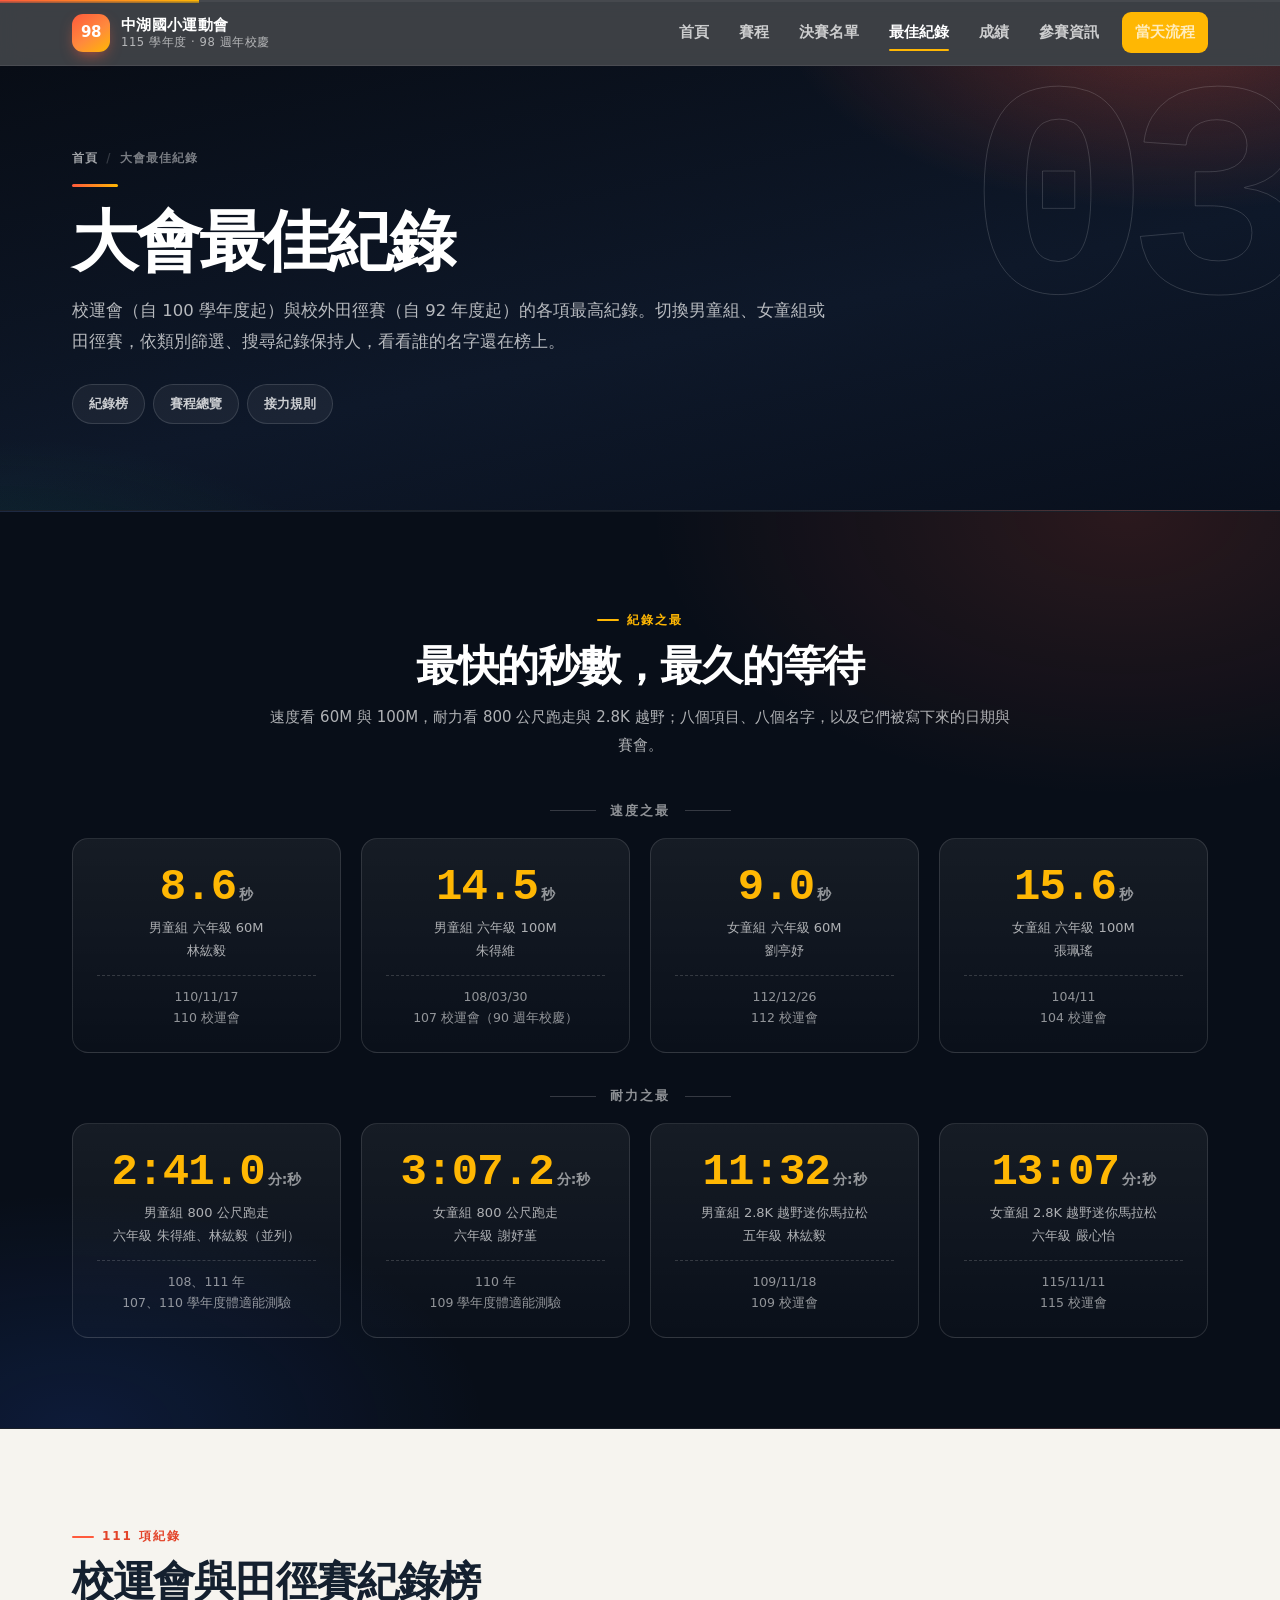
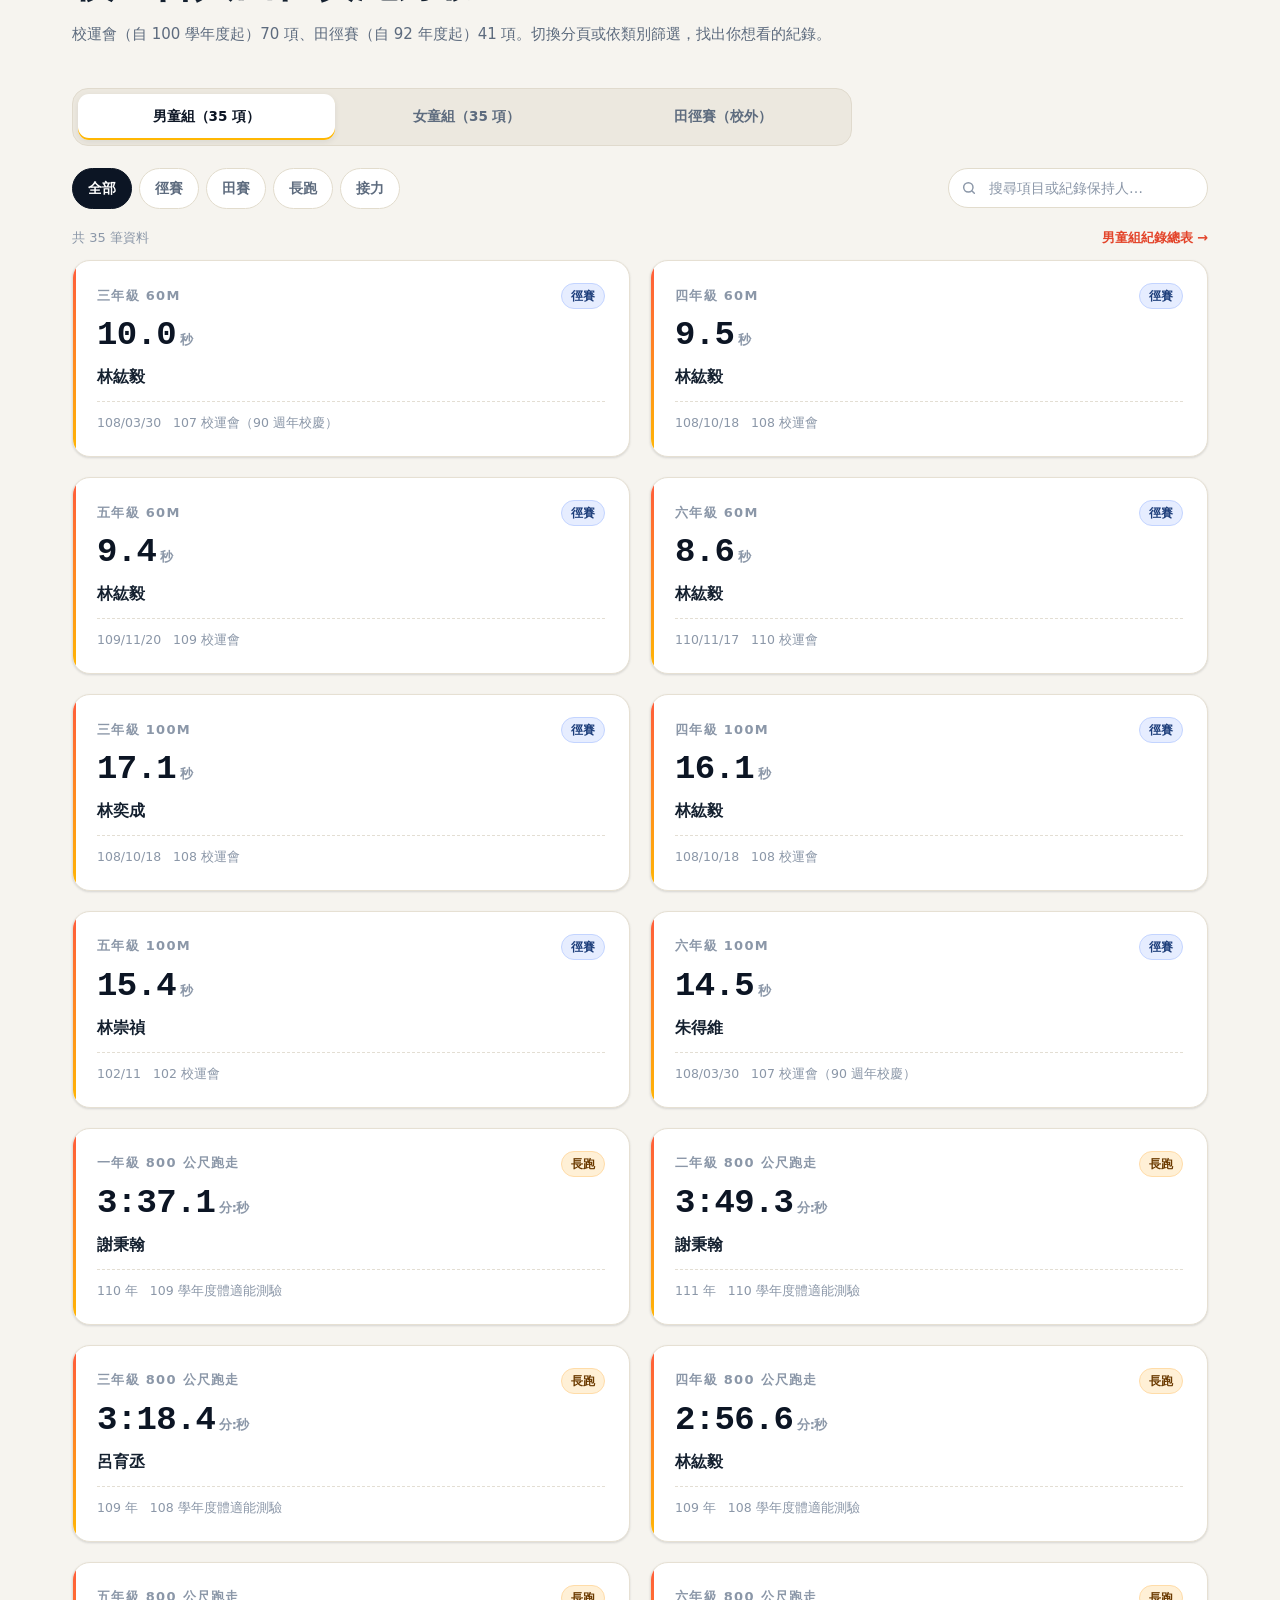
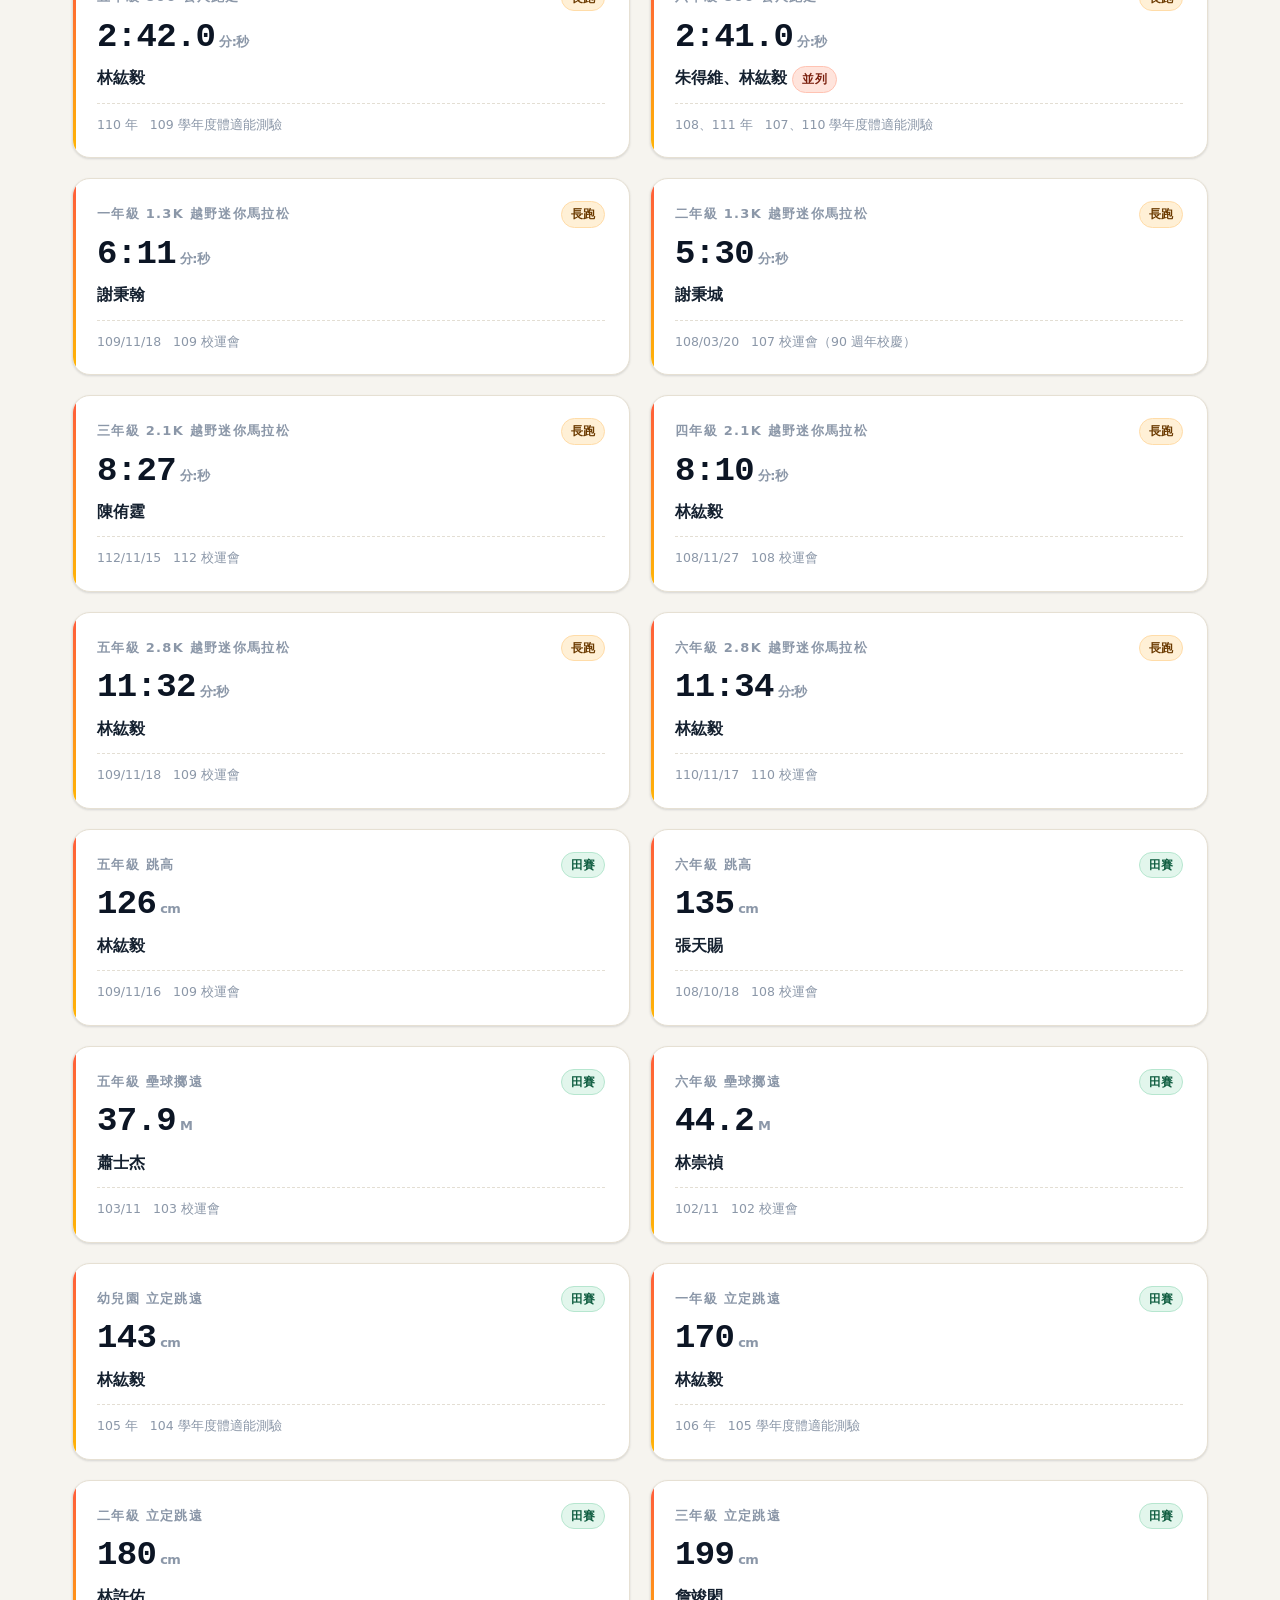
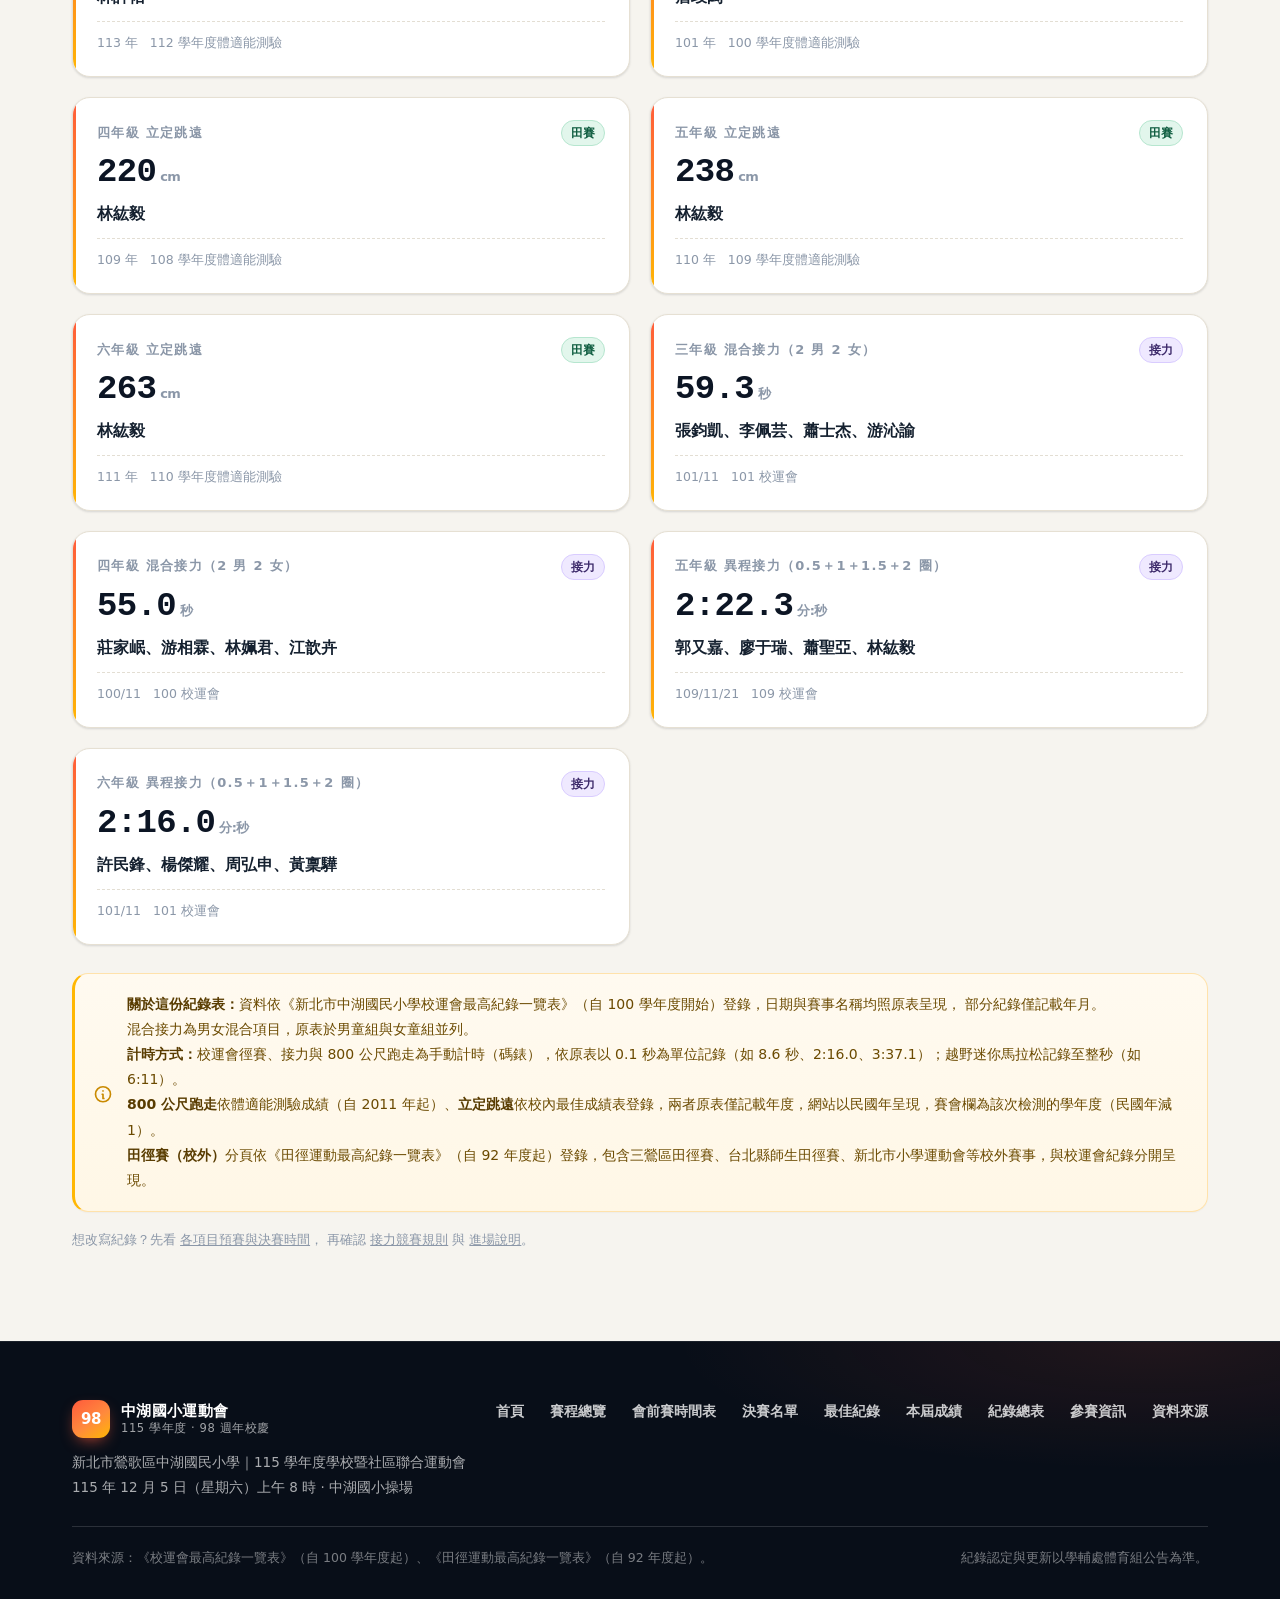
<file: records.html>
<!DOCTYPE html>
<html lang="zh-Hant-TW" class="no-js">
<head>
<meta charset="UTF-8">
<meta name="viewport" content="width=device-width, initial-scale=1">
<title>大會最佳紀錄｜中湖國小 115 學年度運動會</title>
<meta name="description" content="中湖國小校運會最高紀錄一覽表（自 100 學年度起）：男童組、女童組 60M、100M、800 公尺跑走、跳高、壘球擲遠、立定跳遠、越野迷你馬拉松與接力共 70 項校運會紀錄，另有 41 項校外田徑賽紀錄，可依類別篩選與搜尋。">
<meta name="theme-color" content="#070c15">
<link rel="icon" href="data:image/svg+xml,%3Csvg xmlns='http://www.w3.org/2000/svg' viewBox='0 0 64 64'%3E%3Crect width='64' height='64' rx='15' fill='%230c1524'/%3E%3Cpath d='M14 42h36' stroke='%23ff5a3c' stroke-width='5' stroke-linecap='round'/%3E%3Cpath d='M18 30h28' stroke='%23ffb703' stroke-width='5' stroke-linecap='round'/%3E%3Cpath d='M23 18h18' stroke='%2312a46b' stroke-width='5' stroke-linecap='round'/%3E%3C/svg%3E">
<link rel="stylesheet" href="assets/style.css">
<link rel="stylesheet" href="assets/pages.css">
<script>
(function () {
  var d = document.documentElement;
  d.classList.remove("no-js");
  d.classList.add("js-motion");
  /* 保險：3.5 秒內動畫沒啟動，就把內容直接顯示 */
  window.setTimeout(function () {
    if (!d.classList.contains("motion-ready") && !d.classList.contains("motion-off")) {
      d.classList.remove("js-motion");
      d.classList.add("motion-off");
    }
  }, 3500);
})();
</script>
<noscript><style>.reveal{opacity:1!important;transform:none!important}</style></noscript>
</head>
<body class="page-v2">
<a class="skip-link" href="#main">跳至主要內容</a>

<div class="scroll-progress" aria-hidden="true"><span data-progress></span></div>

<header class="site-header">
  <div class="header-inner">
    <a class="brand" href="index.html" aria-label="中湖國小 115 學年度運動會 首頁">
      <span class="brand-mark" aria-hidden="true">98</span>
      <span class="brand-text">
        <b>中湖國小運動會</b>
        <span>115 學年度 · 98 週年校慶</span>
      </span>
    </a>
    <button class="nav-toggle" type="button" aria-label="開啟導覽選單" aria-expanded="false" aria-controls="site-nav">
      <span></span>
    </button>
    <nav class="nav" id="site-nav" aria-label="主要導覽">
      <a href="index.html">首頁</a>
      <a href="schedule.html">賽程</a>
      <a href="finalists.html">決賽名單</a>
      <a href="records.html" aria-current="page">最佳紀錄</a>
      <a href="results-115.html">成績</a>
      <a href="info.html">參賽資訊</a>
      <a href="schedule.html#dayof" class="header-cta">當天流程</a>
    </nav>
  </div>
</header>

<main id="main">

  <section class="page-hero">
    <span class="page-no" aria-hidden="true">03</span>
    <div class="wrap">
      <nav class="breadcrumb" aria-label="麵包屑">
        <a href="index.html">首頁</a><span class="sep">/</span><span>大會最佳紀錄</span>
      </nav>
      <h1>大會最佳紀錄</h1>
      <p>校運會（自 100 學年度起）與校外田徑賽（自 92 年度起）的各項最高紀錄。切換男童組、女童組或田徑賽，依類別篩選、搜尋紀錄保持人，看看誰的名字還在榜上。</p>
      <div class="anchor-nav">
        <a href="#boards">紀錄榜</a>
        <a href="schedule.html">賽程總覽</a>
        <a href="info.html#rules">接力規則</a>
      </div>
    </div>
  </section>

  <!-- 紀錄之最 -->
  <section class="section section--ink">
    <div class="wrap">
      <div class="section-head center">
        <span class="kicker">紀錄之最</span>
        <h2>最快的秒數，最久的等待</h2>
        <p>速度看 60M 與 100M，耐力看 800 公尺跑走與 2.8K 越野；八個項目、八個名字，以及它們被寫下來的日期與賽會。</p>
      </div>

      <p class="stat-divider"><span>速度之最</span></p>
      <div class="grid grid-4">
        <div class="stat">
          <b>8.6<small class="unit">秒</small></b>
          <span>男童組 六年級 60M<br>林紘毅</span>
          <span class="stat-meta">110/11/17<br>110 校運會</span>
        </div>
        <div class="stat">
          <b>14.5<small class="unit">秒</small></b>
          <span>男童組 六年級 100M<br>朱得維</span>
          <span class="stat-meta">108/03/30<br>107 校運會（90 週年校慶）</span>
        </div>
        <div class="stat">
          <b>9.0<small class="unit">秒</small></b>
          <span>女童組 六年級 60M<br>劉亭妤</span>
          <span class="stat-meta">112/12/26<br>112 校運會</span>
        </div>
        <div class="stat">
          <b>15.6<small class="unit">秒</small></b>
          <span>女童組 六年級 100M<br>張珮瑤</span>
          <span class="stat-meta">104/11<br>104 校運會</span>
        </div>
      </div>

      <p class="stat-divider stat-divider--gap"><span>耐力之最</span></p>
      <div class="grid grid-4">
        <div class="stat">
          <b>2:41.0<small class="unit">分:秒</small></b>
          <span>男童組 800 公尺跑走<br>六年級 朱得維、林紘毅（並列）</span>
          <span class="stat-meta">108、111 年<br>107、110 學年度體適能測驗</span>
        </div>
        <div class="stat">
          <b>3:07.2<small class="unit">分:秒</small></b>
          <span>女童組 800 公尺跑走<br>六年級 謝妤堇</span>
          <span class="stat-meta">110 年<br>109 學年度體適能測驗</span>
        </div>
        <div class="stat">
          <b>11:32<small class="unit">分:秒</small></b>
          <span>男童組 2.8K 越野迷你馬拉松<br>五年級 林紘毅</span>
          <span class="stat-meta">109/11/18<br>109 校運會</span>
        </div>
        <div class="stat">
          <b>13:07<small class="unit">分:秒</small></b>
          <span>女童組 2.8K 越野迷你馬拉松<br>六年級 嚴心怡</span>
          <span class="stat-meta">115/11/11<br>115 校運會</span>
        </div>
      </div>
    </div>
  </section>

  <section class="section section--paper" id="boards">
    <div class="wrap">
      <div class="section-head">
        <span class="kicker">111 項紀錄</span>
        <h2>校運會與田徑賽紀錄榜</h2>
        <p>校運會（自 100 學年度起）70 項、田徑賽（自 92 年度起）41 項。切換分頁或依類別篩選，找出你想看的紀錄。</p>
      </div>

      <div class="tabs" role="tablist" aria-label="組別" data-tabs style="max-width:780px;margin-bottom:22px">
        <button class="tab" role="tab" id="tab-boys" aria-controls="boys" aria-selected="true" tabindex="0">男童組（35 項）</button>
        <button class="tab" role="tab" id="tab-girls" aria-controls="girls" aria-selected="false" tabindex="-1">女童組（35 項）</button>
        <button class="tab" role="tab" id="tab-track" aria-controls="track" aria-selected="false" tabindex="-1">田徑賽（校外）</button>
      </div>

      <div data-tab-root>

        <div class="tabpanel" id="boys" role="tabpanel" aria-labelledby="tab-boys">
          <div data-list>
            <div class="toolbar">
              <div class="chips" role="group" aria-label="依項目類別篩選">
                <button class="chip" type="button" data-chip="cat" data-value="all" aria-pressed="true">全部</button>
                <button class="chip" type="button" data-chip="cat" data-value="track" aria-pressed="false">徑賽</button>
                <button class="chip" type="button" data-chip="cat" data-value="field" aria-pressed="false">田賽</button>
                <button class="chip" type="button" data-chip="cat" data-value="run" aria-pressed="false">長跑</button>
                <button class="chip" type="button" data-chip="cat" data-value="relay" aria-pressed="false">接力</button>
              </div>
              <div class="search">
                <svg width="16" height="16" viewBox="0 0 24 24" fill="none" stroke="currentColor" stroke-width="2.2" stroke-linecap="round" aria-hidden="true"><circle cx="11" cy="11" r="7"/><path d="m20 20-3.5-3.5"/></svg>
                <input type="search" data-search placeholder="搜尋項目或紀錄保持人…" aria-label="搜尋男童組項目或紀錄保持人">
              </div>
            </div>

            <div class="list-bar">
              <p class="result-note" data-count></p>
              <a class="summary-link" href="results.html#boys">男童組紀錄總表 →</a>
            </div>

            <div class="record-grid">
          <article class="record-card" data-row data-tags="track">
            <div class="rc-top">
              <span class="rc-event">三年級 60M</span>
              <span class="tag tag-senior">徑賽</span>
            </div>
            <div class="rc-time">10.0<small>秒</small></div>
            <p class="rc-holder">林紘毅 </p>
            <p class="rc-meta"><span>108/03/30</span><span>107 校運會（90 週年校慶）</span></p>
          </article>
          <article class="record-card" data-row data-tags="track">
            <div class="rc-top">
              <span class="rc-event">四年級 60M</span>
              <span class="tag tag-senior">徑賽</span>
            </div>
            <div class="rc-time">9.5<small>秒</small></div>
            <p class="rc-holder">林紘毅 </p>
            <p class="rc-meta"><span>108/10/18</span><span>108 校運會</span></p>
          </article>
          <article class="record-card" data-row data-tags="track">
            <div class="rc-top">
              <span class="rc-event">五年級 60M</span>
              <span class="tag tag-senior">徑賽</span>
            </div>
            <div class="rc-time">9.4<small>秒</small></div>
            <p class="rc-holder">林紘毅 </p>
            <p class="rc-meta"><span>109/11/20</span><span>109 校運會</span></p>
          </article>
          <article class="record-card" data-row data-tags="track">
            <div class="rc-top">
              <span class="rc-event">六年級 60M</span>
              <span class="tag tag-senior">徑賽</span>
            </div>
            <div class="rc-time">8.6<small>秒</small></div>
            <p class="rc-holder">林紘毅 </p>
            <p class="rc-meta"><span>110/11/17</span><span>110 校運會</span></p>
          </article>
          <article class="record-card" data-row data-tags="track">
            <div class="rc-top">
              <span class="rc-event">三年級 100M</span>
              <span class="tag tag-senior">徑賽</span>
            </div>
            <div class="rc-time">17.1<small>秒</small></div>
            <p class="rc-holder">林奕成 </p>
            <p class="rc-meta"><span>108/10/18</span><span>108 校運會</span></p>
          </article>
          <article class="record-card" data-row data-tags="track">
            <div class="rc-top">
              <span class="rc-event">四年級 100M</span>
              <span class="tag tag-senior">徑賽</span>
            </div>
            <div class="rc-time">16.1<small>秒</small></div>
            <p class="rc-holder">林紘毅 </p>
            <p class="rc-meta"><span>108/10/18</span><span>108 校運會</span></p>
          </article>
          <article class="record-card" data-row data-tags="track">
            <div class="rc-top">
              <span class="rc-event">五年級 100M</span>
              <span class="tag tag-senior">徑賽</span>
            </div>
            <div class="rc-time">15.4<small>秒</small></div>
            <p class="rc-holder">林崇禎 </p>
            <p class="rc-meta"><span>102/11</span><span>102 校運會</span></p>
          </article>
          <article class="record-card" data-row data-tags="track">
            <div class="rc-top">
              <span class="rc-event">六年級 100M</span>
              <span class="tag tag-senior">徑賽</span>
            </div>
            <div class="rc-time">14.5<small>秒</small></div>
            <p class="rc-holder">朱得維 </p>
            <p class="rc-meta"><span>108/03/30</span><span>107 校運會（90 週年校慶）</span></p>
          </article>
          <article class="record-card" data-row data-tags="run">
            <div class="rc-top">
              <span class="rc-event">一年級 800 公尺跑走</span>
              <span class="tag tag-lower">長跑</span>
            </div>
            <div class="rc-time">3:37.1<small>分:秒</small></div>
            <p class="rc-holder">謝秉翰 </p>
            <p class="rc-meta"><span>110 年</span><span>109 學年度體適能測驗</span></p>
          </article>
          <article class="record-card" data-row data-tags="run">
            <div class="rc-top">
              <span class="rc-event">二年級 800 公尺跑走</span>
              <span class="tag tag-lower">長跑</span>
            </div>
            <div class="rc-time">3:49.3<small>分:秒</small></div>
            <p class="rc-holder">謝秉翰 </p>
            <p class="rc-meta"><span>111 年</span><span>110 學年度體適能測驗</span></p>
          </article>
          <article class="record-card" data-row data-tags="run">
            <div class="rc-top">
              <span class="rc-event">三年級 800 公尺跑走</span>
              <span class="tag tag-lower">長跑</span>
            </div>
            <div class="rc-time">3:18.4<small>分:秒</small></div>
            <p class="rc-holder">呂育丞 </p>
            <p class="rc-meta"><span>109 年</span><span>108 學年度體適能測驗</span></p>
          </article>
          <article class="record-card" data-row data-tags="run">
            <div class="rc-top">
              <span class="rc-event">四年級 800 公尺跑走</span>
              <span class="tag tag-lower">長跑</span>
            </div>
            <div class="rc-time">2:56.6<small>分:秒</small></div>
            <p class="rc-holder">林紘毅 </p>
            <p class="rc-meta"><span>109 年</span><span>108 學年度體適能測驗</span></p>
          </article>
          <article class="record-card" data-row data-tags="run">
            <div class="rc-top">
              <span class="rc-event">五年級 800 公尺跑走</span>
              <span class="tag tag-lower">長跑</span>
            </div>
            <div class="rc-time">2:42.0<small>分:秒</small></div>
            <p class="rc-holder">林紘毅 </p>
            <p class="rc-meta"><span>110 年</span><span>109 學年度體適能測驗</span></p>
          </article>
          <article class="record-card" data-row data-tags="run">
            <div class="rc-top">
              <span class="rc-event">六年級 800 公尺跑走</span>
              <span class="tag tag-lower">長跑</span>
            </div>
            <div class="rc-time">2:41.0<small>分:秒</small></div>
            <p class="rc-holder">朱得維、林紘毅 <span class="tag tag-key">並列</span></p>
            <p class="rc-meta"><span>108、111 年</span><span>107、110 學年度體適能測驗</span></p>
          </article>
          <article class="record-card" data-row data-tags="run">
            <div class="rc-top">
              <span class="rc-event">一年級 1.3K 越野迷你馬拉松</span>
              <span class="tag tag-lower">長跑</span>
            </div>
            <div class="rc-time">6:11<small>分:秒</small></div>
            <p class="rc-holder">謝秉翰 </p>
            <p class="rc-meta"><span>109/11/18</span><span>109 校運會</span></p>
          </article>
          <article class="record-card" data-row data-tags="run">
            <div class="rc-top">
              <span class="rc-event">二年級 1.3K 越野迷你馬拉松</span>
              <span class="tag tag-lower">長跑</span>
            </div>
            <div class="rc-time">5:30<small>分:秒</small></div>
            <p class="rc-holder">謝秉城 </p>
            <p class="rc-meta"><span>108/03/20</span><span>107 校運會（90 週年校慶）</span></p>
          </article>
          <article class="record-card" data-row data-tags="run">
            <div class="rc-top">
              <span class="rc-event">三年級 2.1K 越野迷你馬拉松</span>
              <span class="tag tag-lower">長跑</span>
            </div>
            <div class="rc-time">8:27<small>分:秒</small></div>
            <p class="rc-holder">陳侑霆 </p>
            <p class="rc-meta"><span>112/11/15</span><span>112 校運會</span></p>
          </article>
          <article class="record-card" data-row data-tags="run">
            <div class="rc-top">
              <span class="rc-event">四年級 2.1K 越野迷你馬拉松</span>
              <span class="tag tag-lower">長跑</span>
            </div>
            <div class="rc-time">8:10<small>分:秒</small></div>
            <p class="rc-holder">林紘毅 </p>
            <p class="rc-meta"><span>108/11/27</span><span>108 校運會</span></p>
          </article>
          <article class="record-card" data-row data-tags="run">
            <div class="rc-top">
              <span class="rc-event">五年級 2.8K 越野迷你馬拉松</span>
              <span class="tag tag-lower">長跑</span>
            </div>
            <div class="rc-time">11:32<small>分:秒</small></div>
            <p class="rc-holder">林紘毅 </p>
            <p class="rc-meta"><span>109/11/18</span><span>109 校運會</span></p>
          </article>
          <article class="record-card" data-row data-tags="run">
            <div class="rc-top">
              <span class="rc-event">六年級 2.8K 越野迷你馬拉松</span>
              <span class="tag tag-lower">長跑</span>
            </div>
            <div class="rc-time">11:34<small>分:秒</small></div>
            <p class="rc-holder">林紘毅 </p>
            <p class="rc-meta"><span>110/11/17</span><span>110 校運會</span></p>
          </article>
          <article class="record-card" data-row data-tags="field">
            <div class="rc-top">
              <span class="rc-event">五年級 跳高</span>
              <span class="tag tag-junior">田賽</span>
            </div>
            <div class="rc-time">126<small>cm</small></div>
            <p class="rc-holder">林紘毅 </p>
            <p class="rc-meta"><span>109/11/16</span><span>109 校運會</span></p>
          </article>
          <article class="record-card" data-row data-tags="field">
            <div class="rc-top">
              <span class="rc-event">六年級 跳高</span>
              <span class="tag tag-junior">田賽</span>
            </div>
            <div class="rc-time">135<small>cm</small></div>
            <p class="rc-holder">張天賜 </p>
            <p class="rc-meta"><span>108/10/18</span><span>108 校運會</span></p>
          </article>
          <article class="record-card" data-row data-tags="field">
            <div class="rc-top">
              <span class="rc-event">五年級 壘球擲遠</span>
              <span class="tag tag-junior">田賽</span>
            </div>
            <div class="rc-time">37.9<small>M</small></div>
            <p class="rc-holder">蕭士杰 </p>
            <p class="rc-meta"><span>103/11</span><span>103 校運會</span></p>
          </article>
          <article class="record-card" data-row data-tags="field">
            <div class="rc-top">
              <span class="rc-event">六年級 壘球擲遠</span>
              <span class="tag tag-junior">田賽</span>
            </div>
            <div class="rc-time">44.2<small>M</small></div>
            <p class="rc-holder">林崇禎 </p>
            <p class="rc-meta"><span>102/11</span><span>102 校運會</span></p>
          </article>
          <article class="record-card" data-row data-tags="field">
            <div class="rc-top">
              <span class="rc-event">幼兒園 立定跳遠</span>
              <span class="tag tag-junior">田賽</span>
            </div>
            <div class="rc-time">143<small>cm</small></div>
            <p class="rc-holder">林紘毅 </p>
            <p class="rc-meta"><span>105 年</span><span>104 學年度體適能測驗</span></p>
          </article>
          <article class="record-card" data-row data-tags="field">
            <div class="rc-top">
              <span class="rc-event">一年級 立定跳遠</span>
              <span class="tag tag-junior">田賽</span>
            </div>
            <div class="rc-time">170<small>cm</small></div>
            <p class="rc-holder">林紘毅 </p>
            <p class="rc-meta"><span>106 年</span><span>105 學年度體適能測驗</span></p>
          </article>
          <article class="record-card" data-row data-tags="field">
            <div class="rc-top">
              <span class="rc-event">二年級 立定跳遠</span>
              <span class="tag tag-junior">田賽</span>
            </div>
            <div class="rc-time">180<small>cm</small></div>
            <p class="rc-holder">林許佑 </p>
            <p class="rc-meta"><span>113 年</span><span>112 學年度體適能測驗</span></p>
          </article>
          <article class="record-card" data-row data-tags="field">
            <div class="rc-top">
              <span class="rc-event">三年級 立定跳遠</span>
              <span class="tag tag-junior">田賽</span>
            </div>
            <div class="rc-time">199<small>cm</small></div>
            <p class="rc-holder">詹竣閎 </p>
            <p class="rc-meta"><span>101 年</span><span>100 學年度體適能測驗</span></p>
          </article>
          <article class="record-card" data-row data-tags="field">
            <div class="rc-top">
              <span class="rc-event">四年級 立定跳遠</span>
              <span class="tag tag-junior">田賽</span>
            </div>
            <div class="rc-time">220<small>cm</small></div>
            <p class="rc-holder">林紘毅 </p>
            <p class="rc-meta"><span>109 年</span><span>108 學年度體適能測驗</span></p>
          </article>
          <article class="record-card" data-row data-tags="field">
            <div class="rc-top">
              <span class="rc-event">五年級 立定跳遠</span>
              <span class="tag tag-junior">田賽</span>
            </div>
            <div class="rc-time">238<small>cm</small></div>
            <p class="rc-holder">林紘毅 </p>
            <p class="rc-meta"><span>110 年</span><span>109 學年度體適能測驗</span></p>
          </article>
          <article class="record-card" data-row data-tags="field">
            <div class="rc-top">
              <span class="rc-event">六年級 立定跳遠</span>
              <span class="tag tag-junior">田賽</span>
            </div>
            <div class="rc-time">263<small>cm</small></div>
            <p class="rc-holder">林紘毅 </p>
            <p class="rc-meta"><span>111 年</span><span>110 學年度體適能測驗</span></p>
          </article>
          <article class="record-card" data-row data-tags="relay">
            <div class="rc-top">
              <span class="rc-event">三年級 混合接力（2 男 2 女）</span>
              <span class="tag tag-all">接力</span>
            </div>
            <div class="rc-time">59.3<small>秒</small></div>
            <p class="rc-holder">張鈞凱、李佩芸、蕭士杰、游沁諭 </p>
            <p class="rc-meta"><span>101/11</span><span>101 校運會</span></p>
          </article>
          <article class="record-card" data-row data-tags="relay">
            <div class="rc-top">
              <span class="rc-event">四年級 混合接力（2 男 2 女）</span>
              <span class="tag tag-all">接力</span>
            </div>
            <div class="rc-time">55.0<small>秒</small></div>
            <p class="rc-holder">莊家岷、游相霖、林姵君、江歆卉 </p>
            <p class="rc-meta"><span>100/11</span><span>100 校運會</span></p>
          </article>
          <article class="record-card" data-row data-tags="relay">
            <div class="rc-top">
              <span class="rc-event">五年級 異程接力（0.5＋1＋1.5＋2 圈）</span>
              <span class="tag tag-all">接力</span>
            </div>
            <div class="rc-time">2:22.3<small>分:秒</small></div>
            <p class="rc-holder">郭又嘉、廖于瑞、蕭聖亞、林紘毅 </p>
            <p class="rc-meta"><span>109/11/21</span><span>109 校運會</span></p>
          </article>
          <article class="record-card" data-row data-tags="relay">
            <div class="rc-top">
              <span class="rc-event">六年級 異程接力（0.5＋1＋1.5＋2 圈）</span>
              <span class="tag tag-all">接力</span>
            </div>
            <div class="rc-time">2:16.0<small>分:秒</small></div>
            <p class="rc-holder">許民鋒、楊傑耀、周弘申、黃稟驊 </p>
            <p class="rc-meta"><span>101/11</span><span>101 校運會</span></p>
          </article>

            </div>

            <div class="empty" data-empty hidden>找不到符合的紀錄，換個關鍵字或選「全部」試試。</div>
          </div>
        </div>

        <div class="tabpanel" id="girls" role="tabpanel" aria-labelledby="tab-girls" hidden>
          <div data-list>
            <div class="toolbar">
              <div class="chips" role="group" aria-label="依項目類別篩選">
                <button class="chip" type="button" data-chip="cat" data-value="all" aria-pressed="true">全部</button>
                <button class="chip" type="button" data-chip="cat" data-value="track" aria-pressed="false">徑賽</button>
                <button class="chip" type="button" data-chip="cat" data-value="field" aria-pressed="false">田賽</button>
                <button class="chip" type="button" data-chip="cat" data-value="run" aria-pressed="false">長跑</button>
                <button class="chip" type="button" data-chip="cat" data-value="relay" aria-pressed="false">接力</button>
              </div>
              <div class="search">
                <svg width="16" height="16" viewBox="0 0 24 24" fill="none" stroke="currentColor" stroke-width="2.2" stroke-linecap="round" aria-hidden="true"><circle cx="11" cy="11" r="7"/><path d="m20 20-3.5-3.5"/></svg>
                <input type="search" data-search placeholder="搜尋項目或紀錄保持人…" aria-label="搜尋女童組項目或紀錄保持人">
              </div>
            </div>

            <div class="list-bar">
              <p class="result-note" data-count></p>
              <a class="summary-link" href="results.html#girls">女童組紀錄總表 →</a>
            </div>

            <div class="record-grid">
          <article class="record-card" data-row data-tags="track">
            <div class="rc-top">
              <span class="rc-event">三年級 60M</span>
              <span class="tag tag-senior">徑賽</span>
            </div>
            <div class="rc-time">10.3<small>秒</small></div>
            <p class="rc-holder">吳苡菲 </p>
            <p class="rc-meta"><span>115/3/31</span><span>114 校運會</span></p>
          </article>
          <article class="record-card" data-row data-tags="track">
            <div class="rc-top">
              <span class="rc-event">四年級 60M</span>
              <span class="tag tag-senior">徑賽</span>
            </div>
            <div class="rc-time">10.0<small>秒</small></div>
            <p class="rc-holder">呂采倢、吳苡菲 <span class="tag tag-key">並列</span></p>
            <p class="rc-meta"><span>112/12/26、115/11/16</span><span>112、115 校運會</span></p>
          </article>
          <article class="record-card" data-row data-tags="track">
            <div class="rc-top">
              <span class="rc-event">五年級 60M</span>
              <span class="tag tag-senior">徑賽</span>
            </div>
            <div class="rc-time">9.9<small>秒</small></div>
            <p class="rc-holder">張芷瑜 </p>
            <p class="rc-meta"><span>106/11</span><span>106 校運會</span></p>
          </article>
          <article class="record-card" data-row data-tags="track">
            <div class="rc-top">
              <span class="rc-event">六年級 60M</span>
              <span class="tag tag-senior">徑賽</span>
            </div>
            <div class="rc-time">9.0<small>秒</small></div>
            <p class="rc-holder">劉亭妤 </p>
            <p class="rc-meta"><span>112/12/26</span><span>112 校運會</span></p>
          </article>
          <article class="record-card" data-row data-tags="track">
            <div class="rc-top">
              <span class="rc-event">三年級 100M</span>
              <span class="tag tag-senior">徑賽</span>
            </div>
            <div class="rc-time">17.7<small>秒</small></div>
            <p class="rc-holder">吳苡菲 </p>
            <p class="rc-meta"><span>115/3/31</span><span>114 校運會</span></p>
          </article>
          <article class="record-card" data-row data-tags="track">
            <div class="rc-top">
              <span class="rc-event">四年級 100M</span>
              <span class="tag tag-senior">徑賽</span>
            </div>
            <div class="rc-time">16.8<small>秒</small></div>
            <p class="rc-holder">吳苡菲 </p>
            <p class="rc-meta"><span>115/11/16</span><span>115 校運會（預賽）</span></p>
          </article>
          <article class="record-card" data-row data-tags="track">
            <div class="rc-top">
              <span class="rc-event">五年級 100M</span>
              <span class="tag tag-senior">徑賽</span>
            </div>
            <div class="rc-time">16.4<small>秒</small></div>
            <p class="rc-holder">陳靜琴、張芷瑜 <span class="tag tag-key">並列</span></p>
            <p class="rc-meta"><span>102/11、106/11</span><span>102、106 校運會</span></p>
          </article>
          <article class="record-card" data-row data-tags="track">
            <div class="rc-top">
              <span class="rc-event">六年級 100M</span>
              <span class="tag tag-senior">徑賽</span>
            </div>
            <div class="rc-time">15.6<small>秒</small></div>
            <p class="rc-holder">張珮瑤 </p>
            <p class="rc-meta"><span>104/11</span><span>104 校運會</span></p>
          </article>
          <article class="record-card" data-row data-tags="run">
            <div class="rc-top">
              <span class="rc-event">一年級 800 公尺跑走</span>
              <span class="tag tag-lower">長跑</span>
            </div>
            <div class="rc-time">4:04.0<small>分:秒</small></div>
            <p class="rc-holder">呂采倢 </p>
            <p class="rc-meta"><span>110 年</span><span>109 學年度體適能測驗</span></p>
          </article>
          <article class="record-card" data-row data-tags="run">
            <div class="rc-top">
              <span class="rc-event">二年級 800 公尺跑走</span>
              <span class="tag tag-lower">長跑</span>
            </div>
            <div class="rc-time">3:56.1<small>分:秒</small></div>
            <p class="rc-holder">呂采倢 </p>
            <p class="rc-meta"><span>111 年</span><span>110 學年度體適能測驗</span></p>
          </article>
          <article class="record-card" data-row data-tags="run">
            <div class="rc-top">
              <span class="rc-event">三年級 800 公尺跑走</span>
              <span class="tag tag-lower">長跑</span>
            </div>
            <div class="rc-time">3:37.6<small>分:秒</small></div>
            <p class="rc-holder">劉嬑靜 </p>
            <p class="rc-meta"><span>110 年</span><span>109 學年度體適能測驗</span></p>
          </article>
          <article class="record-card" data-row data-tags="run">
            <div class="rc-top">
              <span class="rc-event">四年級 800 公尺跑走</span>
              <span class="tag tag-lower">長跑</span>
            </div>
            <div class="rc-time">3:23.7<small>分:秒</small></div>
            <p class="rc-holder">陳栯笭 </p>
            <p class="rc-meta"><span>109 年</span><span>108 學年度體適能測驗</span></p>
          </article>
          <article class="record-card" data-row data-tags="run">
            <div class="rc-top">
              <span class="rc-event">五年級 800 公尺跑走</span>
              <span class="tag tag-lower">長跑</span>
            </div>
            <div class="rc-time">3:11.9<small>分:秒</small></div>
            <p class="rc-holder">謝妤堇 </p>
            <p class="rc-meta"><span>109 年</span><span>108 學年度體適能測驗</span></p>
          </article>
          <article class="record-card" data-row data-tags="run">
            <div class="rc-top">
              <span class="rc-event">六年級 800 公尺跑走</span>
              <span class="tag tag-lower">長跑</span>
            </div>
            <div class="rc-time">3:07.2<small>分:秒</small></div>
            <p class="rc-holder">謝妤堇 </p>
            <p class="rc-meta"><span>110 年</span><span>109 學年度體適能測驗</span></p>
          </article>
          <article class="record-card" data-row data-tags="run">
            <div class="rc-top">
              <span class="rc-event">一年級 1.3K 越野迷你馬拉松</span>
              <span class="tag tag-lower">長跑</span>
            </div>
            <div class="rc-time">6:16<small>分:秒</small></div>
            <p class="rc-holder">呂采倢 </p>
            <p class="rc-meta"><span>109/11/18</span><span>109 校運會</span></p>
          </article>
          <article class="record-card" data-row data-tags="run">
            <div class="rc-top">
              <span class="rc-event">二年級 1.3K 越野迷你馬拉松</span>
              <span class="tag tag-lower">長跑</span>
            </div>
            <div class="rc-time">6:30<small>分:秒</small></div>
            <p class="rc-holder">劉嬑靜 </p>
            <p class="rc-meta"><span>108/11/27</span><span>108 校運會</span></p>
          </article>
          <article class="record-card" data-row data-tags="run">
            <div class="rc-top">
              <span class="rc-event">三年級 2.1K 越野迷你馬拉松</span>
              <span class="tag tag-lower">長跑</span>
            </div>
            <div class="rc-time">11:10<small>分:秒</small></div>
            <p class="rc-holder">李宥緹 </p>
            <p class="rc-meta"><span>115/11/11</span><span>115 校運會</span></p>
          </article>
          <article class="record-card" data-row data-tags="run">
            <div class="rc-top">
              <span class="rc-event">四年級 2.1K 越野迷你馬拉松</span>
              <span class="tag tag-lower">長跑</span>
            </div>
            <div class="rc-time">8:47<small>分:秒</small></div>
            <p class="rc-holder">陳栯笭 </p>
            <p class="rc-meta"><span>109/11/18</span><span>109 校運會</span></p>
          </article>
          <article class="record-card" data-row data-tags="run">
            <div class="rc-top">
              <span class="rc-event">五年級 2.8K 越野迷你馬拉松</span>
              <span class="tag tag-lower">長跑</span>
            </div>
            <div class="rc-time">13:55<small>分:秒</small></div>
            <p class="rc-holder">林禹甄 </p>
            <p class="rc-meta"><span>108/11/27</span><span>108 校運會</span></p>
          </article>
          <article class="record-card" data-row data-tags="run">
            <div class="rc-top">
              <span class="rc-event">六年級 2.8K 越野迷你馬拉松</span>
              <span class="tag tag-lower">長跑</span>
            </div>
            <div class="rc-time">13:07<small>分:秒</small></div>
            <p class="rc-holder">嚴心怡 </p>
            <p class="rc-meta"><span>115/11/11</span><span>115 校運會</span></p>
          </article>
          <article class="record-card" data-row data-tags="field">
            <div class="rc-top">
              <span class="rc-event">五年級 跳高</span>
              <span class="tag tag-junior">田賽</span>
            </div>
            <div class="rc-time">125<small>cm</small></div>
            <p class="rc-holder">呂采倢 </p>
            <p class="rc-meta"><span>113/11/23</span><span>113 校運會</span></p>
          </article>
          <article class="record-card" data-row data-tags="field">
            <div class="rc-top">
              <span class="rc-event">六年級 跳高</span>
              <span class="tag tag-junior">田賽</span>
            </div>
            <div class="rc-time">120<small>cm</small></div>
            <p class="rc-holder">周永慈 </p>
            <p class="rc-meta"><span>108/10/18</span><span>108 校運會</span></p>
          </article>
          <article class="record-card" data-row data-tags="field">
            <div class="rc-top">
              <span class="rc-event">五年級 壘球擲遠</span>
              <span class="tag tag-junior">田賽</span>
            </div>
            <div class="rc-time">25.5<small>M</small></div>
            <p class="rc-holder">張珮瑤 </p>
            <p class="rc-meta"><span>103/11</span><span>103 校運會</span></p>
          </article>
          <article class="record-card" data-row data-tags="field">
            <div class="rc-top">
              <span class="rc-event">六年級 壘球擲遠</span>
              <span class="tag tag-junior">田賽</span>
            </div>
            <div class="rc-time">33.1<small>M</small></div>
            <p class="rc-holder">張珮瑤 </p>
            <p class="rc-meta"><span>104/11</span><span>104 校運會</span></p>
          </article>
          <article class="record-card" data-row data-tags="field">
            <div class="rc-top">
              <span class="rc-event">幼兒園 立定跳遠</span>
              <span class="tag tag-junior">田賽</span>
            </div>
            <div class="rc-time">125<small>cm</small></div>
            <p class="rc-holder">施玟君 </p>
            <p class="rc-meta"><span>105 年</span><span>104 學年度體適能測驗</span></p>
          </article>
          <article class="record-card" data-row data-tags="field">
            <div class="rc-top">
              <span class="rc-event">一年級 立定跳遠</span>
              <span class="tag tag-junior">田賽</span>
            </div>
            <div class="rc-time">163<small>cm</small></div>
            <p class="rc-holder">余星澄 </p>
            <p class="rc-meta"><span>109 年</span><span>108 學年度體適能測驗</span></p>
          </article>
          <article class="record-card" data-row data-tags="field">
            <div class="rc-top">
              <span class="rc-event">二年級 立定跳遠</span>
              <span class="tag tag-junior">田賽</span>
            </div>
            <div class="rc-time">167<small>cm</small></div>
            <p class="rc-holder">余星澄 </p>
            <p class="rc-meta"><span>110 年</span><span>109 學年度體適能測驗</span></p>
          </article>
          <article class="record-card" data-row data-tags="field">
            <div class="rc-top">
              <span class="rc-event">三年級 立定跳遠</span>
              <span class="tag tag-junior">田賽</span>
            </div>
            <div class="rc-time">182<small>cm</small></div>
            <p class="rc-holder">吳苡菲 </p>
            <p class="rc-meta"><span>115 年</span><span>114 學年度體適能測驗</span></p>
          </article>
          <article class="record-card" data-row data-tags="field">
            <div class="rc-top">
              <span class="rc-event">四年級 立定跳遠</span>
              <span class="tag tag-junior">田賽</span>
            </div>
            <div class="rc-time">185<small>cm</small></div>
            <p class="rc-holder">許宥敏 </p>
            <p class="rc-meta"><span>109 年</span><span>108 學年度體適能測驗</span></p>
          </article>
          <article class="record-card" data-row data-tags="field">
            <div class="rc-top">
              <span class="rc-event">五年級 立定跳遠</span>
              <span class="tag tag-junior">田賽</span>
            </div>
            <div class="rc-time">202<small>cm</small></div>
            <p class="rc-holder">余星澄 </p>
            <p class="rc-meta"><span>113 年</span><span>112 學年度體適能測驗</span></p>
          </article>
          <article class="record-card" data-row data-tags="field">
            <div class="rc-top">
              <span class="rc-event">六年級 立定跳遠</span>
              <span class="tag tag-junior">田賽</span>
            </div>
            <div class="rc-time">206<small>cm</small></div>
            <p class="rc-holder">劉亭妤 </p>
            <p class="rc-meta"><span>113 年</span><span>112 學年度體適能測驗</span></p>
          </article>
          <article class="record-card" data-row data-tags="relay">
            <div class="rc-top">
              <span class="rc-event">三年級 混合接力（2 男 2 女）</span>
              <span class="tag tag-all">接力</span>
            </div>
            <div class="rc-time">59.3<small>秒</small></div>
            <p class="rc-holder">張鈞凱、李佩芸、蕭士杰、游沁諭 <span class="tag tag-key">男女混合</span></p>
            <p class="rc-meta"><span>101/11</span><span>101 校運會</span></p>
          </article>
          <article class="record-card" data-row data-tags="relay">
            <div class="rc-top">
              <span class="rc-event">四年級 混合接力（2 男 2 女）</span>
              <span class="tag tag-all">接力</span>
            </div>
            <div class="rc-time">55.0<small>秒</small></div>
            <p class="rc-holder">莊家岷、游相霖、林姵君、江歆卉 <span class="tag tag-key">男女混合</span></p>
            <p class="rc-meta"><span>100/11</span><span>100 校運會</span></p>
          </article>
          <article class="record-card" data-row data-tags="relay">
            <div class="rc-top">
              <span class="rc-event">五年級 異程接力（0.5＋1＋1.5＋2 圈）</span>
              <span class="tag tag-all">接力</span>
            </div>
            <div class="rc-time">2:38.8<small>分:秒</small></div>
            <p class="rc-holder">楊品容、郭庭瑜、楊憶婷、呂姿萱 </p>
            <p class="rc-meta"><span>100/11</span><span>100 校運會</span></p>
          </article>
          <article class="record-card" data-row data-tags="relay">
            <div class="rc-top">
              <span class="rc-event">六年級 異程接力（0.5＋1＋1.5＋2 圈）</span>
              <span class="tag tag-all">接力</span>
            </div>
            <div class="rc-time">2:26.3<small>分:秒</small></div>
            <p class="rc-holder">楊品容、郭庭瑜、楊憶婷、呂姿萱 </p>
            <p class="rc-meta"><span>101/11</span><span>101 校運會</span></p>
          </article>

            </div>

            <div class="empty" data-empty hidden>找不到符合的紀錄，換個關鍵字或選「全部」試試。</div>
          </div>
        </div>

        <div class="tabpanel" id="track" role="tabpanel" aria-labelledby="tab-track" hidden>
          <div data-list>
            <div class="toolbar">
              <div class="chips" role="group" aria-label="依項目類別篩選">
                <button class="chip" type="button" data-chip="cat" data-value="all" aria-pressed="true">全部</button>
                <button class="chip" type="button" data-chip="cat" data-value="track" aria-pressed="false">徑賽</button>
                <button class="chip" type="button" data-chip="cat" data-value="field" aria-pressed="false">田賽</button>
                <button class="chip" type="button" data-chip="cat" data-value="run" aria-pressed="false">長跑</button>
                <button class="chip" type="button" data-chip="cat" data-value="relay" aria-pressed="false">接力</button>
              </div>
              <div class="search">
                <svg width="16" height="16" viewBox="0 0 24 24" fill="none" stroke="currentColor" stroke-width="2.2" stroke-linecap="round" aria-hidden="true"><circle cx="11" cy="11" r="7"/><path d="m20 20-3.5-3.5"/></svg>
                <input type="search" data-search placeholder="搜尋田徑項目或紀錄保持人…" aria-label="搜尋田徑賽項目或紀錄保持人">
              </div>
            </div>

            <div class="list-bar">
              <p class="result-note" data-count></p>
              <span class="summary-links">
                <a class="summary-link" href="results.html#track-boys">男生組紀錄總表 →</a>
                <a class="summary-link" href="results.html#track-girls">女生組紀錄總表 →</a>
              </span>
            </div>

            <h3 class="record-group">男生組（22 項）<span>三鶯區田徑賽、台北縣師生田徑賽、新北市小學運動會等校外賽事</span></h3>
            <div class="record-grid">
          <article class="record-card" data-row data-tags="track">
            <div class="rc-top">
              <span class="rc-event">四年級 60M</span>
              <span class="tag tag-senior">徑賽</span>
            </div>
            <div class="rc-time">8.91<small>秒</small></div>
            <p class="rc-holder">林紘毅</p>
            <p class="rc-meta"><span>108/11/20</span><span>108 六年級三鶯區田徑賽</span></p>
          </article>
          <article class="record-card" data-row data-tags="track">
            <div class="rc-top">
              <span class="rc-event">五年級 60M</span>
              <span class="tag tag-senior">徑賽</span>
            </div>
            <div class="rc-time">8.84<small>秒</small></div>
            <p class="rc-holder">簡嘉緯</p>
            <p class="rc-meta"><span>94/04/27</span><span>93 五年級三鶯區田徑賽</span></p>
          </article>
          <article class="record-card" data-row data-tags="track">
            <div class="rc-top">
              <span class="rc-event">六年級 60M</span>
              <span class="tag tag-senior">徑賽</span>
            </div>
            <div class="rc-time">8.37<small>秒</small></div>
            <p class="rc-holder">賴威銓</p>
            <p class="rc-meta"><span>98/03</span><span>97 台北縣田徑錦標賽</span></p>
          </article>
          <article class="record-card" data-row data-tags="track">
            <div class="rc-top">
              <span class="rc-event">五年級 100M</span>
              <span class="tag tag-senior">徑賽</span>
            </div>
            <div class="rc-time">14.27<small>秒</small></div>
            <p class="rc-holder">張天賜</p>
            <p class="rc-meta"><span>108/05/22</span><span>107 五年級三鶯區田徑賽</span></p>
          </article>
          <article class="record-card" data-row data-tags="track">
            <div class="rc-top">
              <span class="rc-event">六年級 100M</span>
              <span class="tag tag-senior">徑賽</span>
            </div>
            <div class="rc-time">13.60<small>秒</small></div>
            <p class="rc-holder">黃宗毅</p>
            <p class="rc-meta"><span>94/03/25</span><span>93 台北縣師生田徑賽</span></p>
          </article>
          <article class="record-card" data-row data-tags="track">
            <div class="rc-top">
              <span class="rc-event">五年級 200M</span>
              <span class="tag tag-senior">徑賽</span>
            </div>
            <div class="rc-time">30.57<small>秒</small></div>
            <p class="rc-holder">吳志成</p>
            <p class="rc-meta"><span>97/03/25</span><span>96 五年級三鶯區田徑賽</span></p>
          </article>
          <article class="record-card" data-row data-tags="track">
            <div class="rc-top">
              <span class="rc-event">六年級 200M</span>
              <span class="tag tag-senior">徑賽</span>
            </div>
            <div class="rc-time">28.73<small>秒</small></div>
            <p class="rc-holder">林紘毅</p>
            <p class="rc-meta"><span>110/12/15</span><span>110 六年級三鶯區田徑賽</span></p>
          </article>
          <article class="record-card" data-row data-tags="run">
            <div class="rc-top">
              <span class="rc-event">五年級 2000M 競走</span>
              <span class="tag tag-lower">長跑</span>
            </div>
            <div class="rc-time">14:38.67<small>分:秒</small></div>
            <p class="rc-holder">蕭聖亞</p>
            <p class="rc-meta"><span>110/03/23</span><span>109 新北市五年級田徑對抗賽</span></p>
          </article>
          <article class="record-card" data-row data-tags="run">
            <div class="rc-top">
              <span class="rc-event">六年級 3000M 競走</span>
              <span class="tag tag-lower">長跑</span>
            </div>
            <div class="rc-time">20:30.88<small>分:秒</small></div>
            <p class="rc-holder">江祖恩</p>
            <p class="rc-meta"><span>107/03/29</span><span>106 新北市小學運動會</span></p>
          </article>
          <article class="record-card" data-row data-tags="relay">
            <div class="rc-top">
              <span class="rc-event">五年級 4×100M 接力</span>
              <span class="tag tag-all">接力</span>
            </div>
            <div class="rc-time">59.66<small>秒</small></div>
            <p class="rc-holder">林冠廷、劉明昌、鄧明裕、張智鴻</p>
            <p class="rc-meta"><span>95/03/23</span><span>94 五年級三鶯區田徑賽</span></p>
          </article>
          <article class="record-card" data-row data-tags="relay">
            <div class="rc-top">
              <span class="rc-event">六年級 4×100M 接力</span>
              <span class="tag tag-all">接力</span>
            </div>
            <div class="rc-time">54.81<small>秒</small></div>
            <p class="rc-holder">洪耀星、張進富、簡嘉緯、石貫廷</p>
            <p class="rc-meta"><span>95/03/30</span><span>94 台北縣師生田徑賽</span></p>
          </article>
          <article class="record-card" data-row data-tags="relay">
            <div class="rc-top">
              <span class="rc-event">六年級 4×200M 接力</span>
              <span class="tag tag-all">接力</span>
            </div>
            <div class="rc-time">1:58.57<small>分:秒</small></div>
            <p class="rc-holder">洪耀星、湯志剛、劉鴻逸、石貫廷</p>
            <p class="rc-meta"><span>95/03/30</span><span>94 台北縣師生田徑賽</span></p>
          </article>
          <article class="record-card" data-row data-tags="relay">
            <div class="rc-top">
              <span class="rc-event">五年級 8×100M 接力</span>
              <span class="tag tag-all">接力</span>
            </div>
            <div class="rc-time">1:59.60<small>分:秒</small></div>
            <p class="rc-holder">洪耀星、張進富、王禹文、石貫廷、湯志剛、簡培哲、劉鴻逸、簡嘉緯</p>
            <p class="rc-meta"><span>94/03/24</span><span>93 台北縣師生田徑賽</span></p>
          </article>
          <article class="record-card" data-row data-tags="relay">
            <div class="rc-top">
              <span class="rc-event">六年級 8×100M 接力</span>
              <span class="tag tag-all">接力</span>
            </div>
            <div class="rc-time">1:54.14<small>分:秒</small></div>
            <p class="rc-holder">洪耀星、張進富、王禹文、劉明昌、湯志剛、簡嘉緯、劉鴻逸、石貫廷</p>
            <p class="rc-meta"><span>95/03/30</span><span>94 台北縣師生田徑賽</span></p>
          </article>
          <article class="record-card" data-row data-tags="field">
            <div class="rc-top">
              <span class="rc-event">五年級 跳遠</span>
              <span class="tag tag-junior">田賽</span>
            </div>
            <div class="rc-time">3.80<small>公尺</small></div>
            <p class="rc-holder">簡嘉緯</p>
            <p class="rc-meta"><span>94/04/27</span><span>93 五年級三鶯區田徑賽</span></p>
          </article>
          <article class="record-card" data-row data-tags="field">
            <div class="rc-top">
              <span class="rc-event">六年級 跳遠</span>
              <span class="tag tag-junior">田賽</span>
            </div>
            <div class="rc-time">3.99<small>公尺</small></div>
            <p class="rc-holder">涂晉銓</p>
            <p class="rc-meta"><span>98/01/07</span><span>97 六年級三鶯區田徑賽</span></p>
          </article>
          <article class="record-card" data-row data-tags="field">
            <div class="rc-top">
              <span class="rc-event">五年級 跳高</span>
              <span class="tag tag-junior">田賽</span>
            </div>
            <div class="rc-time">140<small>公分</small></div>
            <p class="rc-holder">石貫廷</p>
            <p class="rc-meta"><span>94/04/27</span><span>93 五年級三鶯區田徑賽</span></p>
          </article>
          <article class="record-card" data-row data-tags="field">
            <div class="rc-top">
              <span class="rc-event">六年級 跳高</span>
              <span class="tag tag-junior">田賽</span>
            </div>
            <div class="rc-time">147<small>公分</small></div>
            <p class="rc-holder">石貫廷</p>
            <p class="rc-meta"><span>95/03/30</span><span>94 台北縣師生田徑賽</span></p>
          </article>
          <article class="record-card" data-row data-tags="field">
            <div class="rc-top">
              <span class="rc-event">五年級 鉛球擲遠</span>
              <span class="tag tag-junior">田賽</span>
            </div>
            <div class="rc-time">7.86<small>公尺</small></div>
            <p class="rc-holder">賴柏霖</p>
            <p class="rc-meta"><span>98/04</span><span>97 五年級三鶯區田徑賽</span></p>
          </article>
          <article class="record-card" data-row data-tags="field">
            <div class="rc-top">
              <span class="rc-event">六年級 鉛球擲遠</span>
              <span class="tag tag-junior">田賽</span>
            </div>
            <div class="rc-time">9.29<small>公尺</small></div>
            <p class="rc-holder">連宗武</p>
            <p class="rc-meta"><span>98/01/07</span><span>97 六年級三鶯區田徑賽</span></p>
          </article>
          <article class="record-card" data-row data-tags="field">
            <div class="rc-top">
              <span class="rc-event">五年級 壘球擲遠</span>
              <span class="tag tag-junior">田賽</span>
            </div>
            <div class="rc-time">52.82<small>公尺</small></div>
            <p class="rc-holder">石貫廷</p>
            <p class="rc-meta"><span>94/03/25</span><span>93 台北縣師生田徑賽</span></p>
          </article>
          <article class="record-card" data-row data-tags="field">
            <div class="rc-top">
              <span class="rc-event">六年級 壘球擲遠</span>
              <span class="tag tag-junior">田賽</span>
            </div>
            <div class="rc-time">68<small>公尺</small></div>
            <p class="rc-holder">石貫廷</p>
            <p class="rc-meta"><span>95/05/30</span><span>94 全國小學運動會</span></p>
          </article>
            </div>

            <h3 class="record-group">女生組（19 項）</h3>
            <div class="record-grid">
          <article class="record-card" data-row data-tags="track">
            <div class="rc-top">
              <span class="rc-event">五年級 60M</span>
              <span class="tag tag-senior">徑賽</span>
            </div>
            <div class="rc-time">9.05<small>秒</small></div>
            <p class="rc-holder">余玟綵</p>
            <p class="rc-meta"><span>101/05/23</span><span>100 新北市五年級田徑賽</span></p>
          </article>
          <article class="record-card" data-row data-tags="track">
            <div class="rc-top">
              <span class="rc-event">六年級 60M</span>
              <span class="tag tag-senior">徑賽</span>
            </div>
            <div class="rc-time">8.57<small>秒</small></div>
            <p class="rc-holder">余玟綵</p>
            <p class="rc-meta"><span>101/12/22</span><span>101 六年級三鶯區田徑賽</span></p>
          </article>
          <article class="record-card" data-row data-tags="track">
            <div class="rc-top">
              <span class="rc-event">五年級 100M</span>
              <span class="tag tag-senior">徑賽</span>
            </div>
            <div class="rc-time">15.12<small>秒</small></div>
            <p class="rc-holder">黃詩蘋</p>
            <p class="rc-meta"><span>94/04/27</span><span>93 五年級三鶯區田徑賽</span></p>
          </article>
          <article class="record-card" data-row data-tags="track">
            <div class="rc-top">
              <span class="rc-event">六年級 100M</span>
              <span class="tag tag-senior">徑賽</span>
            </div>
            <div class="rc-time">14.67<small>秒</small></div>
            <p class="rc-holder">張芷瑜</p>
            <p class="rc-meta"><span>107/12/12</span><span>107 六年級三鶯區田徑賽</span></p>
          </article>
          <article class="record-card" data-row data-tags="track">
            <div class="rc-top">
              <span class="rc-event">五年級 200M</span>
              <span class="tag tag-senior">徑賽</span>
            </div>
            <div class="rc-time">32.56<small>秒</small></div>
            <p class="rc-holder">潘如媛</p>
            <p class="rc-meta"><span>97/03/23</span><span>96 五年級三鶯區田徑賽</span></p>
          </article>
          <article class="record-card" data-row data-tags="track">
            <div class="rc-top">
              <span class="rc-event">六年級 200M</span>
              <span class="tag tag-senior">徑賽</span>
            </div>
            <div class="rc-time">32.02<small>秒</small></div>
            <p class="rc-holder">張祐瑄</p>
            <p class="rc-meta"><span>105/12/24</span><span>105 六年級三鶯區田徑賽</span></p>
          </article>
          <article class="record-card" data-row data-tags="relay">
            <div class="rc-top">
              <span class="rc-event">五年級 4×100M 接力</span>
              <span class="tag tag-all">接力</span>
            </div>
            <div class="rc-time">61.60<small>秒</small></div>
            <p class="rc-holder">潘如媛、王詩婷、王稚雲、何育庭</p>
            <p class="rc-meta"><span>97/03/23</span><span>96 五年級三鶯區田徑賽</span></p>
          </article>
          <article class="record-card" data-row data-tags="relay">
            <div class="rc-top">
              <span class="rc-event">六年級 4×100M 接力</span>
              <span class="tag tag-all">接力</span>
            </div>
            <div class="rc-time">59.89<small>秒</small></div>
            <p class="rc-holder">陳暐婷、王于婷、潘海綸、黃詩蘋</p>
            <p class="rc-meta"><span>94/11/30</span><span>94 六年級三鶯區田徑賽</span></p>
          </article>
          <article class="record-card" data-row data-tags="relay">
            <div class="rc-top">
              <span class="rc-event">六年級 4×200M 接力</span>
              <span class="tag tag-all">接力</span>
            </div>
            <div class="rc-time">2:12.56<small>分:秒</small></div>
            <p class="rc-holder">顏以琳、林珮瑜、施羽靜、蘇千惠</p>
            <p class="rc-meta"><span>94/03/26</span><span>93 台北縣師生田徑賽</span></p>
          </article>
          <article class="record-card" data-row data-tags="relay">
            <div class="rc-top">
              <span class="rc-event">五年級 8×100M 接力</span>
              <span class="tag tag-all">接力</span>
            </div>
            <div class="rc-time">2:07.37<small>分:秒</small></div>
            <p class="rc-holder">潘如媛、王詩婷、王稚雲、何育庭、林佩萱、陳萱慈、許珮筠、張毓如</p>
            <p class="rc-meta"><span>97/03/23</span><span>96 五年級三鶯區田徑賽</span></p>
          </article>
          <article class="record-card" data-row data-tags="relay">
            <div class="rc-top">
              <span class="rc-event">六年級 8×100M 接力</span>
              <span class="tag tag-all">接力</span>
            </div>
            <div class="rc-time">2:00.84<small>分:秒</small></div>
            <p class="rc-holder">王蘊靈、黃詩蘋、顏以琳、林珮瑜、施羽靜、王于婷、潘海綸、蘇千惠</p>
            <p class="rc-meta"><span>93/12/22</span><span>93 六年級三鶯區田徑賽</span></p>
          </article>
          <article class="record-card" data-row data-tags="field">
            <div class="rc-top">
              <span class="rc-event">五年級 跳遠</span>
              <span class="tag tag-junior">田賽</span>
            </div>
            <div class="rc-time">3.25<small>公尺</small></div>
            <p class="rc-holder">許珮筠</p>
            <p class="rc-meta"><span>97/03/23</span><span>96 五年級三鶯區田徑賽</span></p>
          </article>
          <article class="record-card" data-row data-tags="field">
            <div class="rc-top">
              <span class="rc-event">六年級 跳遠</span>
              <span class="tag tag-junior">田賽</span>
            </div>
            <div class="rc-time">3.28<small>公尺</small></div>
            <p class="rc-holder">黃詩蘋</p>
            <p class="rc-meta"><span>94/11/30</span><span>94 六年級三鶯區田徑賽</span></p>
          </article>
          <article class="record-card" data-row data-tags="field">
            <div class="rc-top">
              <span class="rc-event">五年級 跳高</span>
              <span class="tag tag-junior">田賽</span>
            </div>
            <div class="rc-time">119<small>公分</small></div>
            <p class="rc-holder">許嘉醇</p>
            <p class="rc-meta"><span>95/03/23</span><span>94 五年級三鶯區田徑賽</span></p>
          </article>
          <article class="record-card" data-row data-tags="field">
            <div class="rc-top">
              <span class="rc-event">六年級 跳高</span>
              <span class="tag tag-junior">田賽</span>
            </div>
            <div class="rc-time">120<small>公分</small></div>
            <p class="rc-holder">許嘉醇</p>
            <p class="rc-meta"><span>95/11/17</span><span>95 台北縣全縣運動會</span></p>
          </article>
          <article class="record-card" data-row data-tags="field">
            <div class="rc-top">
              <span class="rc-event">五年級 鉛球擲遠</span>
              <span class="tag tag-junior">田賽</span>
            </div>
            <div class="rc-time">7.03<small>公尺</small></div>
            <p class="rc-holder">陳萱慈</p>
            <p class="rc-meta"><span>98/04</span><span>97 五年級三鶯區田徑賽</span></p>
          </article>
          <article class="record-card" data-row data-tags="field">
            <div class="rc-top">
              <span class="rc-event">六年級 鉛球擲遠</span>
              <span class="tag tag-junior">田賽</span>
            </div>
            <div class="rc-time">8.44<small>公尺</small></div>
            <p class="rc-holder">陳萱慈</p>
            <p class="rc-meta"><span>99/03</span><span>98 台北縣師生田徑賽</span></p>
          </article>
          <article class="record-card" data-row data-tags="field">
            <div class="rc-top">
              <span class="rc-event">五年級 壘球擲遠</span>
              <span class="tag tag-junior">田賽</span>
            </div>
            <div class="rc-time">32.55<small>公尺</small></div>
            <p class="rc-holder">何育庭</p>
            <p class="rc-meta"><span>97/03/23</span><span>96 五年級三鶯區田徑賽</span></p>
          </article>
          <article class="record-card" data-row data-tags="field">
            <div class="rc-top">
              <span class="rc-event">六年級 壘球擲遠</span>
              <span class="tag tag-junior">田賽</span>
            </div>
            <div class="rc-time">38.7<small>公尺</small></div>
            <p class="rc-holder">溫儀淳</p>
            <p class="rc-meta"><span>92/12/24</span><span>92 六年級三鶯區田徑賽</span></p>
          </article>
            </div>

            <p class="footnote">女生 2000M／3000M 競走原表從缺，未列入。原表五年級 100M 女生記為「15 秒 12 秒」，網站以 15.12 秒呈現。</p>

            <div class="empty" data-empty hidden>找不到符合的紀錄，換個關鍵字或選「全部」試試。</div>
          </div>
        </div>
      </div>

      <div class="notice" style="margin-top:28px">
        <svg width="20" height="20" viewBox="0 0 24 24" fill="none" stroke="currentColor" stroke-width="2" stroke-linecap="round" stroke-linejoin="round" aria-hidden="true"><circle cx="12" cy="12" r="9"/><path d="M12 8h.01M11 12h1v5h1"/></svg>
        <div>
          <strong>關於這份紀錄表：</strong>資料依《新北市中湖國民小學校運會最高紀錄一覽表》（自 100 學年度開始）登錄，日期與賽事名稱均照原表呈現，
          部分紀錄僅記載年月。<br>
          混合接力為男女混合項目，原表於男童組與女童組並列。<br>
          <strong>計時方式：</strong>校運會徑賽、接力與 800 公尺跑走為手動計時（碼錶），依原表以 0.1 秒為單位記錄（如 8.6 秒、2:16.0、3:37.1）；越野迷你馬拉松記錄至整秒（如 6:11）。<br>
          <strong>800 公尺跑走</strong>依體適能測驗成績（自 2011 年起）、<strong>立定跳遠</strong>依校內最佳成績表登錄，兩者原表僅記載年度，網站以民國年呈現，賽會欄為該次檢測的學年度（民國年減 1）。<br><strong>田徑賽（校外）</strong>分頁依《田徑運動最高紀錄一覽表》（自 92 年度起）登錄，包含三鶯區田徑賽、台北縣師生田徑賽、新北市小學運動會等校外賽事，與校運會紀錄分開呈現。
        </div>
      </div>

      <p class="footnote">
        想改寫紀錄？先看 <a href="schedule.html#events" style="text-decoration:underline">各項目預賽與決賽時間</a>，
        再確認 <a href="info.html#rules" style="text-decoration:underline">接力競賽規則</a> 與 <a href="info.html#entry" style="text-decoration:underline">進場說明</a>。
      </p>
    </div>
  </section>

</main>

<footer class="site-footer">
  <div class="wrap">
    <div class="footer-top">
      <div class="footer-brand">
        <div class="brand">
          <span class="brand-mark" aria-hidden="true">98</span>
          <span class="brand-text">
            <b>中湖國小運動會</b>
            <span>115 學年度 · 98 週年校慶</span>
          </span>
        </div>
        <p>新北市鶯歌區中湖國民小學｜115 學年度學校暨社區聯合運動會<br>115 年 12 月 5 日（星期六）上午 8 時 · 中湖國小操場</p>
      </div>
      <nav class="footer-links" aria-label="頁尾導覽">
        <a href="index.html">首頁</a>
        <a href="schedule.html">賽程總覽</a>
        <a href="schedule.html#prelim">會前賽時間表</a>
        <a href="finalists.html">決賽名單</a>
        <a href="records.html">最佳紀錄</a>
        <a href="results-115.html">本屆成績</a>
        <a href="results.html">紀錄總表</a>
        <a href="info.html">參賽資訊</a>
        <a href="info.html#source">資料來源</a>
      </nav>
    </div>
    <div class="footer-bottom">
      <span>資料來源：《校運會最高紀錄一覽表》（自 100 學年度起）、《田徑運動最高紀錄一覽表》（自 92 年度起）。</span>
      <span>紀錄認定與更新以學輔處體育組公告為準。</span>
    </div>
  </div>
</footer>

<script src="assets/vendor/gsap.min.js"></script>
<script src="assets/vendor/ScrollTrigger.min.js"></script>
<script src="assets/app.js"></script>
<script src="assets/pages.js"></script>
</body>
</html>
</file>
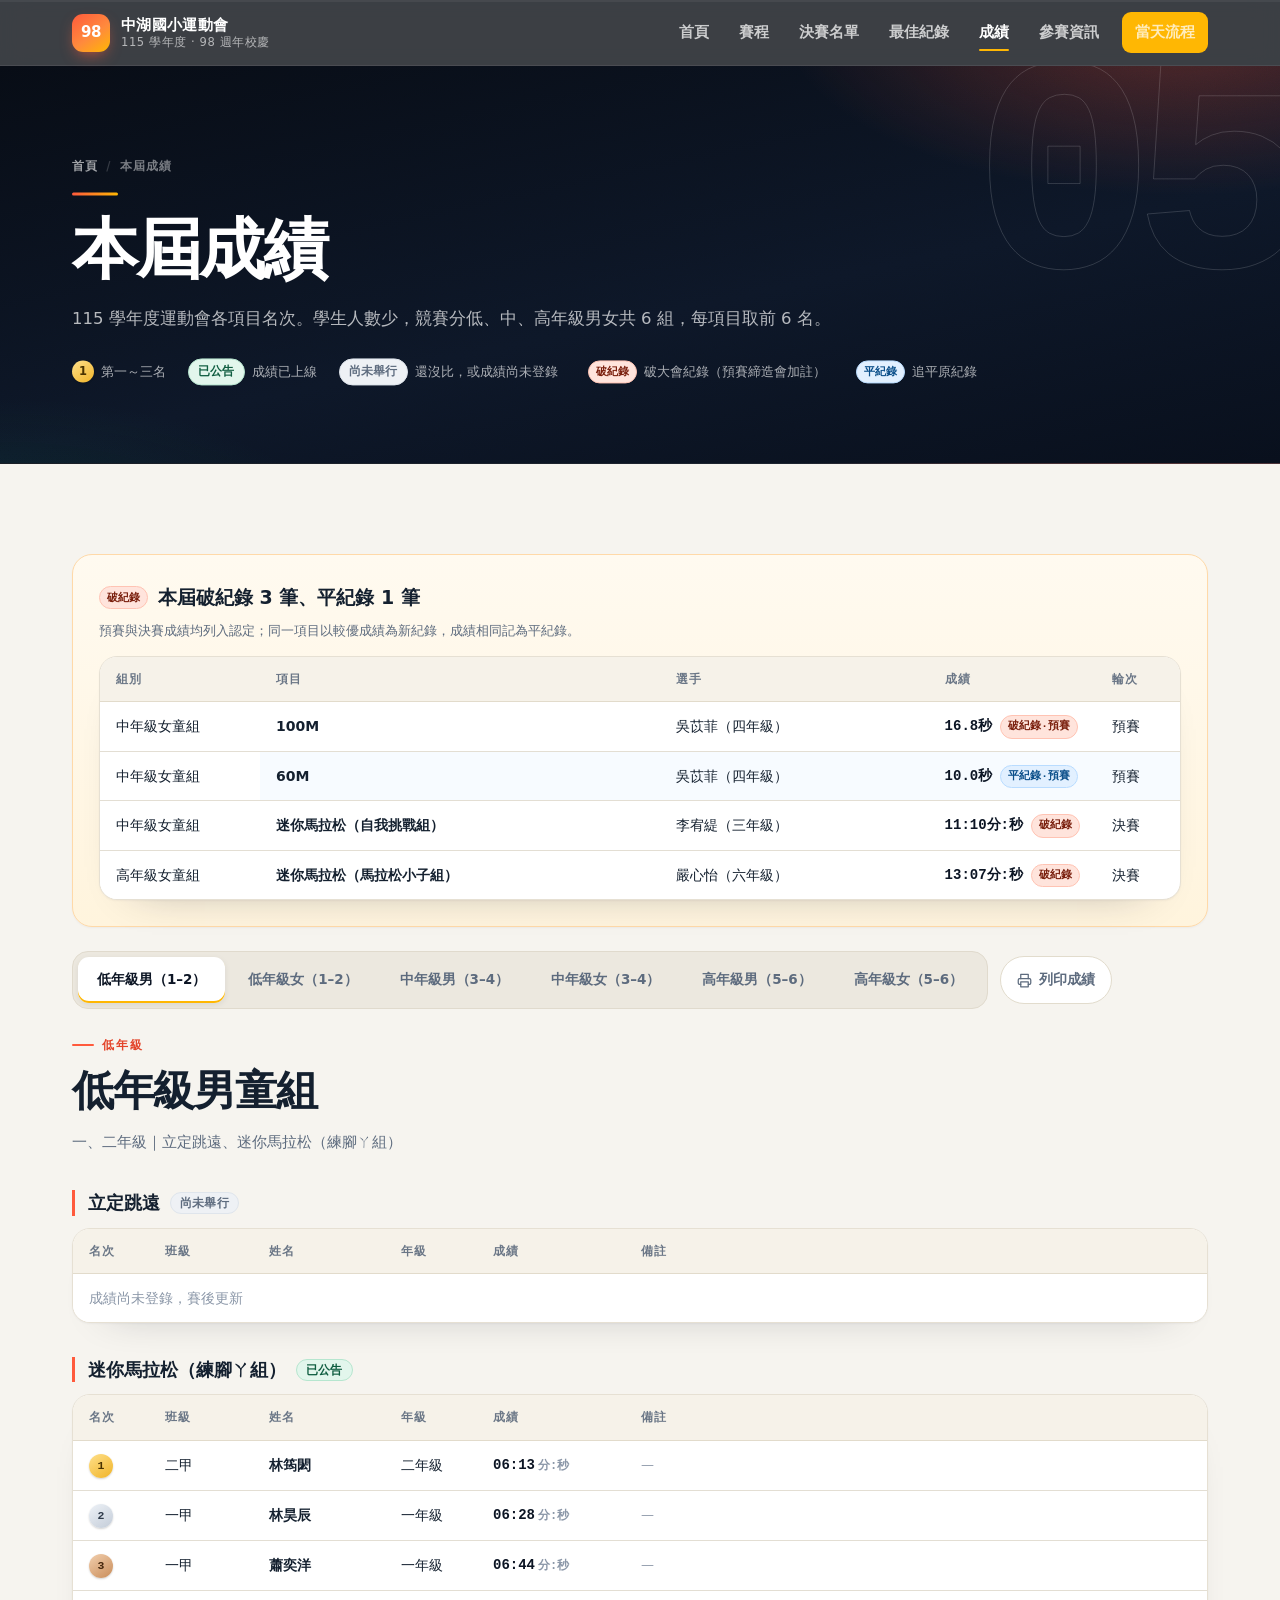
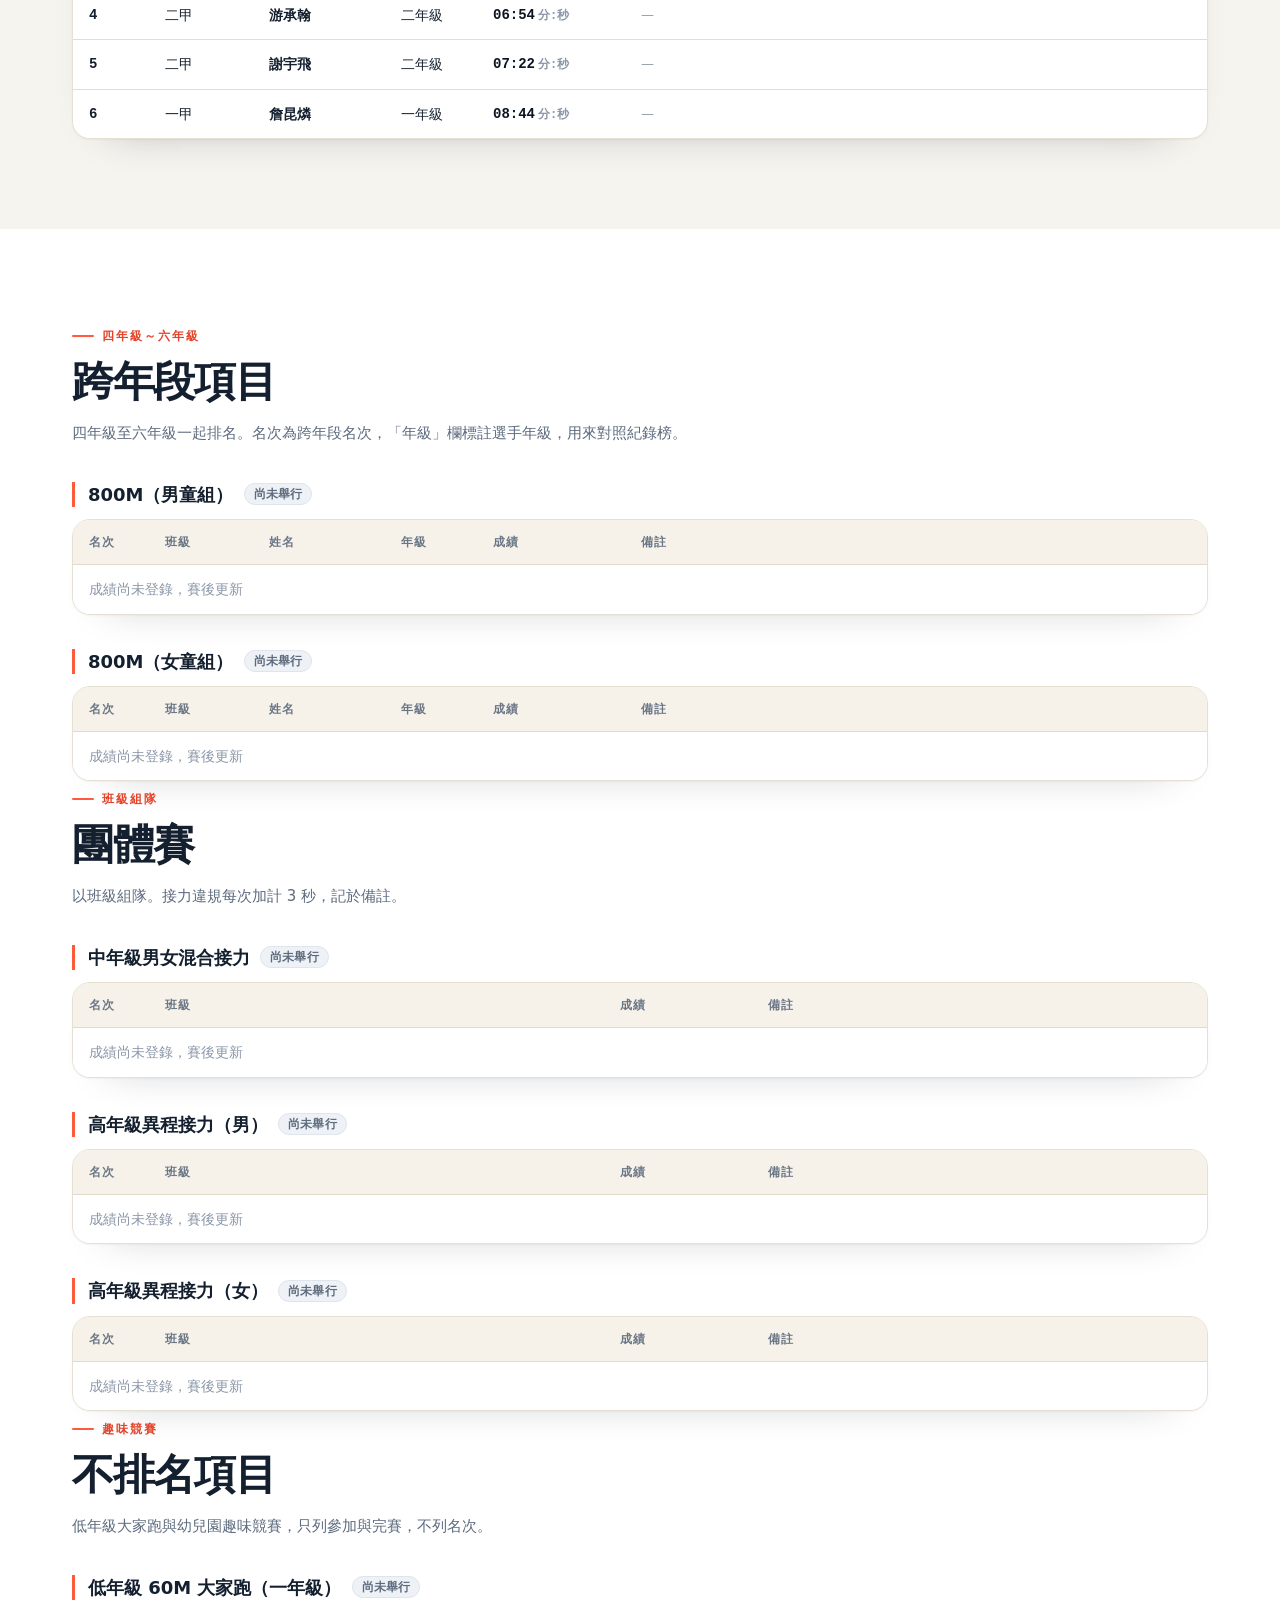
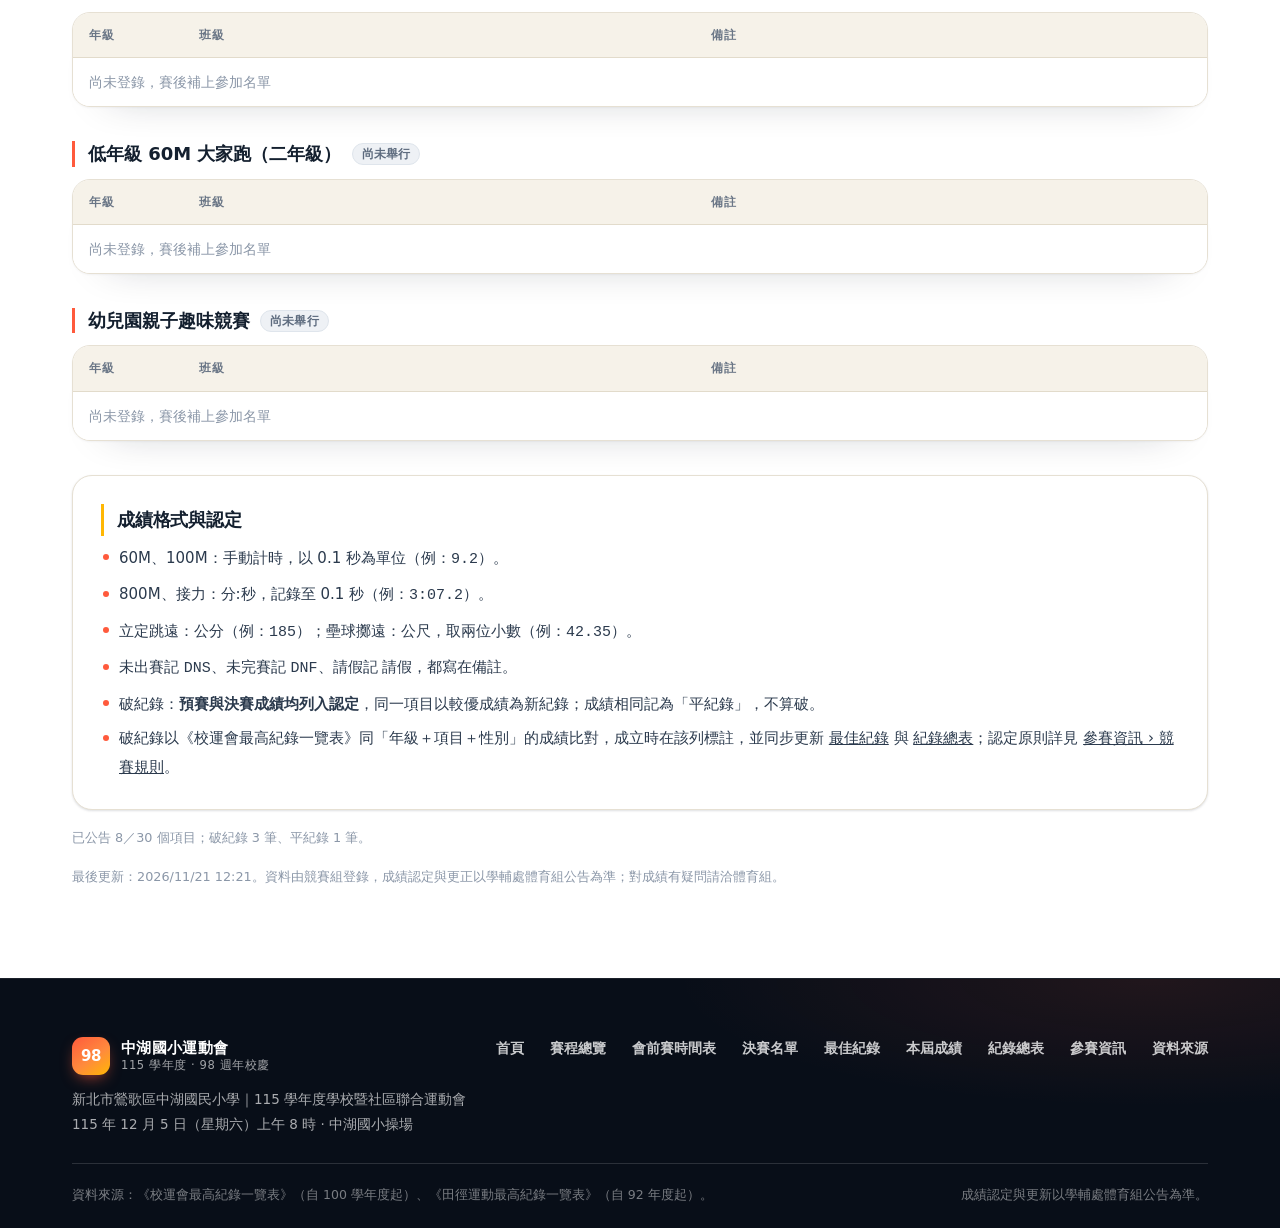
<file: results-115.html>
<!DOCTYPE html>
<html lang="zh-Hant-TW" class="no-js">
<head>
<meta charset="UTF-8">
<meta name="viewport" content="width=device-width, initial-scale=1">
<title>本屆成績｜中湖國小 115 學年度運動會</title>
<meta name="description" content="中湖國小 115 學年度運動會本屆成績，依低、中、高年級男女共 6 組分頁，列出各項目前 6 名、成績與破紀錄標記；另列跨年段 800M、團體接力與不排名項目。">
<meta name="theme-color" content="#070c15">
<link rel="icon" href="data:image/svg+xml,%3Csvg xmlns='http://www.w3.org/2000/svg' viewBox='0 0 64 64'%3E%3Crect width='64' height='64' rx='15' fill='%230c1524'/%3E%3Cpath d='M14 42h36' stroke='%23ff5a3c' stroke-width='5' stroke-linecap='round'/%3E%3Cpath d='M18 30h28' stroke='%23ffb703' stroke-width='5' stroke-linecap='round'/%3E%3Cpath d='M23 18h18' stroke='%2312a46b' stroke-width='5' stroke-linecap='round'/%3E%3C/svg%3E">
<link rel="stylesheet" href="assets/style.css">
<link rel="stylesheet" href="assets/pages.css">
<script>
(function () {
  var d = document.documentElement;
  d.classList.remove("no-js");
  d.classList.add("js-motion");
  /* 保險：3.5 秒內動畫沒啟動，就把內容直接顯示 */
  window.setTimeout(function () {
    if (!d.classList.contains("motion-ready") && !d.classList.contains("motion-off")) {
      d.classList.remove("js-motion");
      d.classList.add("motion-off");
    }
  }, 3500);
})();
</script>
</head>
<body class="page-v2">
<a class="skip-link" href="#main">跳至主要內容</a>

<div class="scroll-progress" aria-hidden="true"><span data-progress></span></div>

<header class="site-header">
  <div class="header-inner">
    <a class="brand" href="index.html" aria-label="中湖國小 115 學年度運動會 首頁">
      <span class="brand-mark" aria-hidden="true">98</span>
      <span class="brand-text">
        <b>中湖國小運動會</b>
        <span>115 學年度 · 98 週年校慶</span>
      </span>
    </a>
    <button class="nav-toggle" type="button" aria-label="開啟導覽選單" aria-expanded="false" aria-controls="site-nav">
      <span></span>
    </button>
    <nav class="nav" id="site-nav" aria-label="主要導覽">
      <a href="index.html">首頁</a>
      <a href="schedule.html">賽程</a>
      <a href="finalists.html">決賽名單</a>
      <a href="records.html">最佳紀錄</a>
      <a href="results-115.html" aria-current="page">成績</a>
      <a href="info.html">參賽資訊</a>
      <a href="schedule.html#dayof" class="header-cta">當天流程</a>
    </nav>
  </div>
</header>

<main id="main">

  <section class="page-hero">
    <span class="page-no" aria-hidden="true">05</span>
    <div class="wrap">
      <nav class="breadcrumb" aria-label="麵包屑">
        <a href="index.html">首頁</a><span class="sep">/</span><span>本屆成績</span>
      </nav>
      <h1>本屆成績</h1>
      <p>115 學年度運動會各項目名次。學生人數少，競賽分低、中、高年級男女共 6 組，每項目取前 6 名。</p>
      <div class="meet-legend">
        <span><span class="medal">1</span>第一～三名</span>
        <span><span class="tag tag-junior">已公告</span>成績已上線</span>
        <span><span class="tag tag-past">尚未舉行</span>還沒比，或成績尚未登錄</span>
        <span><span class="badge-record">破紀錄</span>破大會紀錄（預賽締造會加註）</span>
        <span><span class="badge-record is-tie">平紀錄</span>追平原紀錄</span>
      </div>
    </div>
  </section>

  <section class="section section--paper">
    <div class="wrap">

      <div class="record-callout">
        <h2><span class="badge-record">破紀錄</span>本屆破紀錄 3 筆、平紀錄 1 筆</h2>
        <p class="rc-note">預賽與決賽成績均列入認定；同一項目以較優成績為新紀錄，成績相同記為平紀錄。</p>
        <p class="scroll-hint">表格可左右滑動</p>
        <div class="table-wrap">
          <table class="data record-table">
            <thead><tr><th>組別</th><th>項目</th><th>選手</th><th>成績</th><th>輪次</th></tr></thead>
            <tbody>
            <tr><td>中年級女童組</td><td class="rv-event">100M</td><td>吳苡菲（四年級）</td><td class="time">16.8<span class="u">秒</span><span class="badge-record">破紀錄·預賽</span></td><td>預賽</td></tr>
            <tr class="is-tie"><td>中年級女童組</td><td class="rv-event">60M</td><td>吳苡菲（四年級）</td><td class="time">10.0<span class="u">秒</span><span class="badge-record is-tie">平紀錄·預賽</span></td><td>預賽</td></tr>
            <tr><td>中年級女童組</td><td class="rv-event">迷你馬拉松（自我挑戰組）</td><td>李宥緹（三年級）</td><td class="time">11:10<span class="u">分:秒</span><span class="badge-record">破紀錄</span></td><td>決賽</td></tr>
            <tr><td>高年級女童組</td><td class="rv-event">迷你馬拉松（馬拉松小子組）</td><td>嚴心怡（六年級）</td><td class="time">13:07<span class="u">分:秒</span><span class="badge-record">破紀錄</span></td><td>決賽</td></tr>
            </tbody>
          </table>
        </div>
      </div>
      <div class="toolbar" style="max-width:1040px;margin-bottom:18px">
        <div class="tabs" role="tablist" aria-label="組別" data-tabs style="flex:1">
          <button class="tab" role="tab" id="tab-low-b" aria-controls="low-b" aria-selected="true" tabindex="0">低年級男（1–2）</button>
          <button class="tab" role="tab" id="tab-low-g" aria-controls="low-g" aria-selected="false" tabindex="-1">低年級女（1–2）</button>
          <button class="tab" role="tab" id="tab-mid-b" aria-controls="mid-b" aria-selected="false" tabindex="-1">中年級男（3–4）</button>
          <button class="tab" role="tab" id="tab-mid-g" aria-controls="mid-g" aria-selected="false" tabindex="-1">中年級女（3–4）</button>
          <button class="tab" role="tab" id="tab-high-b" aria-controls="high-b" aria-selected="false" tabindex="-1">高年級男（5–6）</button>
          <button class="tab" role="tab" id="tab-high-g" aria-controls="high-g" aria-selected="false" tabindex="-1">高年級女（5–6）</button>
        </div>
        <button class="btn-inline" type="button" data-print>
          <svg width="15" height="15" viewBox="0 0 24 24" fill="none" stroke="currentColor" stroke-width="2" stroke-linecap="round" stroke-linejoin="round" aria-hidden="true"><path d="M6 9V2h12v7"/><path d="M6 18H4a2 2 0 0 1-2-2v-5a2 2 0 0 1 2-2h16a2 2 0 0 1 2 2v5a2 2 0 0 1-2 2h-2"/><path d="M6 14h12v8H6z"/></svg>
          列印成績
        </button>
      </div>

      <div data-tab-root>
        <div class="tabpanel" id="low-b" role="tabpanel" aria-labelledby="tab-low-b">
          <div class="section-head" style="margin-bottom:2px">
            <span class="kicker">低年級</span>
            <h2>低年級男童組</h2>
            <p>一、二年級｜立定跳遠、迷你馬拉松（練腳ㄚ組）</p>
          </div>
          <div class="meet-block">
            <h3 class="meet-event">立定跳遠<span class="tag tag-past">尚未舉行</span></h3>
            <p class="scroll-hint">表格可左右滑動</p>
            <div class="table-wrap">
              <table class="data meet meet-personal">
                <thead><tr><th>名次</th><th>班級</th><th>姓名</th><th>年級</th><th>成績</th><th>備註</th></tr></thead>
                <tbody>
                <tr><td class="is-empty" colspan="6">成績尚未登錄，賽後更新</td></tr>
                </tbody>
              </table>
            </div>
          </div>
          <div class="meet-block">
            <h3 class="meet-event">迷你馬拉松（練腳ㄚ組）<span class="tag tag-junior">已公告</span></h3>
            <p class="scroll-hint">表格可左右滑動</p>
            <div class="table-wrap">
              <table class="data meet meet-personal">
                <thead><tr><th>名次</th><th>班級</th><th>姓名</th><th>年級</th><th>成績</th><th>備註</th></tr></thead>
                <tbody>
                <tr><td class="place"><span class="medal">1</span></td><td>二甲</td><td class="name">林筠閎</td><td>二年級</td><td class="time">06:13<span class="u">分:秒</span></td><td class="note is-empty">—</td></tr>
                <tr><td class="place"><span class="medal silver">2</span></td><td>一甲</td><td class="name">林昊辰</td><td>一年級</td><td class="time">06:28<span class="u">分:秒</span></td><td class="note is-empty">—</td></tr>
                <tr><td class="place"><span class="medal bronze">3</span></td><td>一甲</td><td class="name">蕭奕洋</td><td>一年級</td><td class="time">06:44<span class="u">分:秒</span></td><td class="note is-empty">—</td></tr>
                <tr><td class="place">4</td><td>二甲</td><td class="name">游承翰</td><td>二年級</td><td class="time">06:54<span class="u">分:秒</span></td><td class="note is-empty">—</td></tr>
                <tr><td class="place">5</td><td>二甲</td><td class="name">謝宇飛</td><td>二年級</td><td class="time">07:22<span class="u">分:秒</span></td><td class="note is-empty">—</td></tr>
                <tr><td class="place">6</td><td>一甲</td><td class="name">詹昆燐</td><td>一年級</td><td class="time">08:44<span class="u">分:秒</span></td><td class="note is-empty">—</td></tr>
                </tbody>
              </table>
            </div>
          </div>
        </div>

        <div class="tabpanel" id="low-g" role="tabpanel" aria-labelledby="tab-low-g" hidden>
          <div class="section-head" style="margin-bottom:2px">
            <span class="kicker">低年級</span>
            <h2>低年級女童組</h2>
            <p>一、二年級｜立定跳遠、迷你馬拉松（練腳ㄚ組）</p>
          </div>
          <div class="meet-block">
            <h3 class="meet-event">立定跳遠<span class="tag tag-past">尚未舉行</span></h3>
            <p class="scroll-hint">表格可左右滑動</p>
            <div class="table-wrap">
              <table class="data meet meet-personal">
                <thead><tr><th>名次</th><th>班級</th><th>姓名</th><th>年級</th><th>成績</th><th>備註</th></tr></thead>
                <tbody>
                <tr><td class="is-empty" colspan="6">成績尚未登錄，賽後更新</td></tr>
                </tbody>
              </table>
            </div>
          </div>
          <div class="meet-block">
            <h3 class="meet-event">迷你馬拉松（練腳ㄚ組）<span class="tag tag-junior">已公告</span></h3>
            <p class="scroll-hint">表格可左右滑動</p>
            <div class="table-wrap">
              <table class="data meet meet-personal">
                <thead><tr><th>名次</th><th>班級</th><th>姓名</th><th>年級</th><th>成績</th><th>備註</th></tr></thead>
                <tbody>
                <tr><td class="place"><span class="medal">1</span></td><td>二甲</td><td class="name">陳妍菲</td><td>二年級</td><td class="time">06:41<span class="u">分:秒</span></td><td class="note is-empty">—</td></tr>
                <tr><td class="place"><span class="medal silver">2</span></td><td>二甲</td><td class="name">林玉樺</td><td>二年級</td><td class="time">06:51<span class="u">分:秒</span></td><td class="note is-empty">—</td></tr>
                <tr><td class="place"><span class="medal bronze">3</span></td><td>二甲</td><td class="name">林耘淯</td><td>二年級</td><td class="time">06:56<span class="u">分:秒</span></td><td class="note is-empty">—</td></tr>
                <tr><td class="place">4</td><td>二甲</td><td class="name">邱姿晴</td><td>二年級</td><td class="time">07:10<span class="u">分:秒</span></td><td class="note is-empty">—</td></tr>
                <tr><td class="place">5</td><td>二甲</td><td class="name">葉品妤</td><td>二年級</td><td class="time">07:11<span class="u">分:秒</span></td><td class="note is-empty">—</td></tr>
                <tr><td class="place">6</td><td>二甲</td><td class="name">嚴心如</td><td>二年級</td><td class="time">07:17<span class="u">分:秒</span></td><td class="note is-empty">—</td></tr>
                </tbody>
              </table>
            </div>
          </div>
        </div>

        <div class="tabpanel" id="mid-b" role="tabpanel" aria-labelledby="tab-mid-b" hidden>
          <div class="section-head" style="margin-bottom:2px">
            <span class="kicker">中年級</span>
            <h2>中年級男童組</h2>
            <p>三、四年級｜60M、100M、立定跳遠、迷你馬拉松（自我挑戰組）</p>
          </div>
          <div class="meet-block">
            <h3 class="meet-event">60M<span class="tag tag-past">尚未舉行</span></h3>
            <p class="scroll-hint">表格可左右滑動</p>
            <div class="table-wrap">
              <table class="data meet meet-personal">
                <thead><tr><th>名次</th><th>班級</th><th>姓名</th><th>年級</th><th>成績</th><th>備註</th></tr></thead>
                <tbody>
                <tr><td class="is-empty" colspan="6">成績尚未登錄，賽後更新</td></tr>
                </tbody>
              </table>
            </div>
          </div>
          <div class="meet-block">
            <h3 class="meet-event">100M<span class="tag tag-past">尚未舉行</span></h3>
            <p class="scroll-hint">表格可左右滑動</p>
            <div class="table-wrap">
              <table class="data meet meet-personal">
                <thead><tr><th>名次</th><th>班級</th><th>姓名</th><th>年級</th><th>成績</th><th>備註</th></tr></thead>
                <tbody>
                <tr><td class="is-empty" colspan="6">成績尚未登錄，賽後更新</td></tr>
                </tbody>
              </table>
            </div>
          </div>
          <div class="meet-block">
            <h3 class="meet-event">立定跳遠<span class="tag tag-past">尚未舉行</span></h3>
            <p class="scroll-hint">表格可左右滑動</p>
            <div class="table-wrap">
              <table class="data meet meet-personal">
                <thead><tr><th>名次</th><th>班級</th><th>姓名</th><th>年級</th><th>成績</th><th>備註</th></tr></thead>
                <tbody>
                <tr><td class="is-empty" colspan="6">成績尚未登錄，賽後更新</td></tr>
                </tbody>
              </table>
            </div>
          </div>
          <div class="meet-block">
            <h3 class="meet-event">迷你馬拉松（自我挑戰組）<span class="tag tag-junior">已公告</span></h3>
            <p class="scroll-hint">表格可左右滑動</p>
            <div class="table-wrap">
              <table class="data meet meet-personal">
                <thead><tr><th>名次</th><th>班級</th><th>姓名</th><th>年級</th><th>成績</th><th>備註</th></tr></thead>
                <tbody>
                <tr><td class="place"><span class="medal">1</span></td><td>四甲</td><td class="name">簡睿星</td><td>四年級</td><td class="time">09:57<span class="u">分:秒</span></td><td class="note is-empty">—</td></tr>
                <tr><td class="place"><span class="medal silver">2</span></td><td>四甲</td><td class="name">江佳壕</td><td>四年級</td><td class="time">10:33<span class="u">分:秒</span></td><td class="note is-empty">—</td></tr>
                <tr><td class="place"><span class="medal bronze">3</span></td><td>四甲</td><td class="name">林峻賢</td><td>四年級</td><td class="time">11:11<span class="u">分:秒</span></td><td class="note is-empty">—</td></tr>
                <tr><td class="place">4</td><td>四甲</td><td class="name">劉軒宇</td><td>四年級</td><td class="time">11:34<span class="u">分:秒</span></td><td class="note is-empty">—</td></tr>
                <tr><td class="place">5</td><td>三甲</td><td class="name">陳宸豊</td><td>三年級</td><td class="time">11:56<span class="u">分:秒</span></td><td class="note is-empty">—</td></tr>
                <tr><td class="place">6</td><td>三甲</td><td class="name">游承學</td><td>三年級</td><td class="time">12:19<span class="u">分:秒</span></td><td class="note is-empty">—</td></tr>
                </tbody>
              </table>
            </div>
          </div>
        </div>

        <div class="tabpanel" id="mid-g" role="tabpanel" aria-labelledby="tab-mid-g" hidden>
          <div class="section-head" style="margin-bottom:2px">
            <span class="kicker">中年級</span>
            <h2>中年級女童組</h2>
            <p>三、四年級｜60M、100M、立定跳遠、迷你馬拉松（自我挑戰組）</p>
          </div>
          <div class="meet-block">
            <h3 class="meet-event">60M<span class="tag tag-past">尚未舉行</span></h3>
            <p class="scroll-hint">表格可左右滑動</p>
            <div class="table-wrap">
              <table class="data meet meet-personal">
                <thead><tr><th>名次</th><th>班級</th><th>姓名</th><th>年級</th><th>成績</th><th>備註</th></tr></thead>
                <tbody>
                <tr><td class="is-empty" colspan="6">成績尚未登錄，賽後更新</td></tr>
                </tbody>
              </table>
            </div>
            <p class="meet-prelim">吳苡菲 10.0秒<span class="badge-record is-tie">平紀錄·預賽</span></p>
          </div>
          <div class="meet-block">
            <h3 class="meet-event">100M<span class="tag tag-past">尚未舉行</span></h3>
            <p class="scroll-hint">表格可左右滑動</p>
            <div class="table-wrap">
              <table class="data meet meet-personal">
                <thead><tr><th>名次</th><th>班級</th><th>姓名</th><th>年級</th><th>成績</th><th>備註</th></tr></thead>
                <tbody>
                <tr><td class="is-empty" colspan="6">成績尚未登錄，賽後更新</td></tr>
                </tbody>
              </table>
            </div>
            <p class="meet-prelim">吳苡菲 16.8秒<span class="badge-record">破紀錄·預賽</span></p>
          </div>
          <div class="meet-block">
            <h3 class="meet-event">立定跳遠<span class="tag tag-past">尚未舉行</span></h3>
            <p class="scroll-hint">表格可左右滑動</p>
            <div class="table-wrap">
              <table class="data meet meet-personal">
                <thead><tr><th>名次</th><th>班級</th><th>姓名</th><th>年級</th><th>成績</th><th>備註</th></tr></thead>
                <tbody>
                <tr><td class="is-empty" colspan="6">成績尚未登錄，賽後更新</td></tr>
                </tbody>
              </table>
            </div>
          </div>
          <div class="meet-block">
            <h3 class="meet-event">迷你馬拉松（自我挑戰組）<span class="tag tag-junior">已公告</span></h3>
            <p class="scroll-hint">表格可左右滑動</p>
            <div class="table-wrap">
              <table class="data meet meet-personal">
                <thead><tr><th>名次</th><th>班級</th><th>姓名</th><th>年級</th><th>成績</th><th>備註</th></tr></thead>
                <tbody>
                <tr><td class="place"><span class="medal">1</span></td><td>四甲</td><td class="name">謝咏芯</td><td>四年級</td><td class="time">10:35<span class="u">分:秒</span></td><td class="note is-empty">—</td></tr>
                <tr class="is-record"><td class="place"><span class="medal silver">2</span></td><td>三甲</td><td class="name">李宥緹</td><td>三年級</td><td class="time">11:10<span class="u">分:秒</span><span class="badge-record">破紀錄</span></td><td class="note">破三年級 2.1K 紀錄（原 11:32，112 校運會 謝雅雯）</td></tr>
                <tr><td class="place"><span class="medal bronze">3</span></td><td>四甲</td><td class="name">吳苡菲</td><td>四年級</td><td class="time">11:17<span class="u">分:秒</span></td><td class="note is-empty">—</td></tr>
                <tr><td class="place">4</td><td>四甲</td><td class="name">蘇詩絜</td><td>四年級</td><td class="time">11:18<span class="u">分:秒</span></td><td class="note is-empty">—</td></tr>
                <tr><td class="place">5</td><td>四甲</td><td class="name">楊昕妤</td><td>四年級</td><td class="time">14:20<span class="u">分:秒</span></td><td class="note is-empty">—</td></tr>
                <tr><td class="place">6</td><td>四甲</td><td class="name">呂羿萲</td><td>四年級</td><td class="time">14:20<span class="u">分:秒</span></td><td class="note is-empty">—</td></tr>
                </tbody>
              </table>
            </div>
          </div>
        </div>

        <div class="tabpanel" id="high-b" role="tabpanel" aria-labelledby="tab-high-b" hidden>
          <div class="section-head" style="margin-bottom:2px">
            <span class="kicker">高年級</span>
            <h2>高年級男童組</h2>
            <p>五、六年級｜60M、100M、立定跳遠、壘球擲遠、迷你馬拉松（馬拉松小子組）</p>
          </div>
          <div class="meet-block">
            <h3 class="meet-event">60M<span class="tag tag-past">尚未舉行</span></h3>
            <p class="scroll-hint">表格可左右滑動</p>
            <div class="table-wrap">
              <table class="data meet meet-personal">
                <thead><tr><th>名次</th><th>班級</th><th>姓名</th><th>年級</th><th>成績</th><th>備註</th></tr></thead>
                <tbody>
                <tr><td class="is-empty" colspan="6">成績尚未登錄，賽後更新</td></tr>
                </tbody>
              </table>
            </div>
          </div>
          <div class="meet-block">
            <h3 class="meet-event">100M<span class="tag tag-past">尚未舉行</span></h3>
            <p class="scroll-hint">表格可左右滑動</p>
            <div class="table-wrap">
              <table class="data meet meet-personal">
                <thead><tr><th>名次</th><th>班級</th><th>姓名</th><th>年級</th><th>成績</th><th>備註</th></tr></thead>
                <tbody>
                <tr><td class="is-empty" colspan="6">成績尚未登錄，賽後更新</td></tr>
                </tbody>
              </table>
            </div>
          </div>
          <div class="meet-block">
            <h3 class="meet-event">立定跳遠<span class="tag tag-past">尚未舉行</span></h3>
            <p class="scroll-hint">表格可左右滑動</p>
            <div class="table-wrap">
              <table class="data meet meet-personal">
                <thead><tr><th>名次</th><th>班級</th><th>姓名</th><th>年級</th><th>成績</th><th>備註</th></tr></thead>
                <tbody>
                <tr><td class="is-empty" colspan="6">成績尚未登錄，賽後更新</td></tr>
                </tbody>
              </table>
            </div>
          </div>
          <div class="meet-block">
            <h3 class="meet-event">壘球擲遠<span class="tag tag-junior">已公告</span></h3>
            <p class="scroll-hint">表格可左右滑動</p>
            <div class="table-wrap">
              <table class="data meet meet-personal">
                <thead><tr><th>名次</th><th>班級</th><th>姓名</th><th>年級</th><th>成績</th><th>備註</th></tr></thead>
                <tbody>
                <tr><td class="place"><span class="medal">1</span></td><td>六甲</td><td class="name">張顥</td><td>六年級</td><td class="time">36.0<span class="u">公尺</span></td><td class="note is-empty">—</td></tr>
                <tr><td class="place"><span class="medal silver">2</span></td><td>六乙</td><td class="name">王子城</td><td>六年級</td><td class="time">30.0<span class="u">公尺</span></td><td class="note is-empty">—</td></tr>
                <tr><td class="place"><span class="medal bronze">3</span></td><td>五甲</td><td class="name">王豪鑫</td><td>五年級</td><td class="time">28.1<span class="u">公尺</span></td><td class="note is-empty">—</td></tr>
                <tr><td class="place">4</td><td>五甲</td><td class="name">孔祥偉</td><td>五年級</td><td class="time">26.0<span class="u">公尺</span></td><td class="note is-empty">—</td></tr>
                <tr><td class="place">5</td><td>六甲</td><td class="name">陳侑霆</td><td>六年級</td><td class="time">22.4<span class="u">公尺</span></td><td class="note is-empty">—</td></tr>
                <tr><td class="place">6</td><td>五甲</td><td class="name">廖敏鈞</td><td>五年級</td><td class="time">22.1<span class="u">公尺</span></td><td class="note is-empty">—</td></tr>
                </tbody>
              </table>
            </div>
          </div>
          <div class="meet-block">
            <h3 class="meet-event">迷你馬拉松（馬拉松小子組）<span class="tag tag-junior">已公告</span></h3>
            <p class="scroll-hint">表格可左右滑動</p>
            <div class="table-wrap">
              <table class="data meet meet-personal">
                <thead><tr><th>名次</th><th>班級</th><th>姓名</th><th>年級</th><th>成績</th><th>備註</th></tr></thead>
                <tbody>
                <tr><td class="place"><span class="medal">1</span></td><td>六甲</td><td class="name">陳侑霆</td><td>六年級</td><td class="time">12:37<span class="u">分:秒</span></td><td class="note is-empty">—</td></tr>
                <tr><td class="place"><span class="medal silver">2</span></td><td>六乙</td><td class="name">王子城</td><td>六年級</td><td class="time">12:47<span class="u">分:秒</span></td><td class="note is-empty">—</td></tr>
                <tr><td class="place"><span class="medal bronze">3</span></td><td>五甲</td><td class="name">林許祐</td><td>五年級</td><td class="time">12:50<span class="u">分:秒</span></td><td class="note is-empty">—</td></tr>
                <tr><td class="place">4</td><td>五甲</td><td class="name">鍾棓仰</td><td>五年級</td><td class="time">13:09<span class="u">分:秒</span></td><td class="note is-empty">—</td></tr>
                <tr><td class="place">5</td><td>六乙</td><td class="name">賴彥丞</td><td>六年級</td><td class="time">15:15<span class="u">分:秒</span></td><td class="note is-empty">—</td></tr>
                <tr><td class="place">6</td><td>六乙</td><td class="name">王銘恩</td><td>六年級</td><td class="time">15:41<span class="u">分:秒</span></td><td class="note is-empty">—</td></tr>
                </tbody>
              </table>
            </div>
          </div>
        </div>

        <div class="tabpanel" id="high-g" role="tabpanel" aria-labelledby="tab-high-g" hidden>
          <div class="section-head" style="margin-bottom:2px">
            <span class="kicker">高年級</span>
            <h2>高年級女童組</h2>
            <p>五、六年級｜60M、100M、立定跳遠、壘球擲遠、迷你馬拉松（馬拉松小子組）</p>
          </div>
          <div class="meet-block">
            <h3 class="meet-event">60M<span class="tag tag-past">尚未舉行</span></h3>
            <p class="scroll-hint">表格可左右滑動</p>
            <div class="table-wrap">
              <table class="data meet meet-personal">
                <thead><tr><th>名次</th><th>班級</th><th>姓名</th><th>年級</th><th>成績</th><th>備註</th></tr></thead>
                <tbody>
                <tr><td class="is-empty" colspan="6">成績尚未登錄，賽後更新</td></tr>
                </tbody>
              </table>
            </div>
          </div>
          <div class="meet-block">
            <h3 class="meet-event">100M<span class="tag tag-past">尚未舉行</span></h3>
            <p class="scroll-hint">表格可左右滑動</p>
            <div class="table-wrap">
              <table class="data meet meet-personal">
                <thead><tr><th>名次</th><th>班級</th><th>姓名</th><th>年級</th><th>成績</th><th>備註</th></tr></thead>
                <tbody>
                <tr><td class="is-empty" colspan="6">成績尚未登錄，賽後更新</td></tr>
                </tbody>
              </table>
            </div>
          </div>
          <div class="meet-block">
            <h3 class="meet-event">立定跳遠<span class="tag tag-past">尚未舉行</span></h3>
            <p class="scroll-hint">表格可左右滑動</p>
            <div class="table-wrap">
              <table class="data meet meet-personal">
                <thead><tr><th>名次</th><th>班級</th><th>姓名</th><th>年級</th><th>成績</th><th>備註</th></tr></thead>
                <tbody>
                <tr><td class="is-empty" colspan="6">成績尚未登錄，賽後更新</td></tr>
                </tbody>
              </table>
            </div>
          </div>
          <div class="meet-block">
            <h3 class="meet-event">壘球擲遠<span class="tag tag-junior">已公告</span></h3>
            <p class="scroll-hint">表格可左右滑動</p>
            <div class="table-wrap">
              <table class="data meet meet-personal">
                <thead><tr><th>名次</th><th>班級</th><th>姓名</th><th>年級</th><th>成績</th><th>備註</th></tr></thead>
                <tbody>
                <tr><td class="place"><span class="medal">1</span></td><td>六甲</td><td class="name">嚴心怡</td><td>六年級</td><td class="time">17.5<span class="u">公尺</span></td><td class="note is-empty">—</td></tr>
                <tr><td class="place"><span class="medal silver">2</span></td><td>六甲</td><td class="name">蕭妤弦</td><td>六年級</td><td class="time">15.8<span class="u">公尺</span></td><td class="note is-empty">—</td></tr>
                <tr><td class="place"><span class="medal bronze">3</span></td><td>五甲</td><td class="name">戴永晴</td><td>五年級</td><td class="time">14.0<span class="u">公尺</span></td><td class="note is-empty">—</td></tr>
                <tr><td class="place">4</td><td>六甲</td><td class="name">沈宜萱</td><td>六年級</td><td class="time">13.6<span class="u">公尺</span></td><td class="note is-empty">—</td></tr>
                <tr><td class="place">5</td><td>六乙</td><td class="name">徐千茲</td><td>六年級</td><td class="time">13.4<span class="u">公尺</span></td><td class="note is-empty">—</td></tr>
                <tr><td class="place">6</td><td>六乙</td><td class="name">謝雅雯</td><td>六年級</td><td class="time">13.1<span class="u">公尺</span></td><td class="note is-empty">—</td></tr>
                </tbody>
              </table>
            </div>
          </div>
          <div class="meet-block">
            <h3 class="meet-event">迷你馬拉松（馬拉松小子組）<span class="tag tag-junior">已公告</span></h3>
            <p class="scroll-hint">表格可左右滑動</p>
            <div class="table-wrap">
              <table class="data meet meet-personal">
                <thead><tr><th>名次</th><th>班級</th><th>姓名</th><th>年級</th><th>成績</th><th>備註</th></tr></thead>
                <tbody>
                <tr class="is-record"><td class="place"><span class="medal">1</span></td><td>六甲</td><td class="name">嚴心怡</td><td>六年級</td><td class="time">13:07<span class="u">分:秒</span><span class="badge-record">破紀錄</span></td><td class="note">破六年級 2.8K 紀錄（原 13:55，108 校運會 林禹甄）</td></tr>
                <tr><td class="place"><span class="medal silver">2</span></td><td>六甲</td><td class="name">沈宜萱</td><td>六年級</td><td class="time">16:51<span class="u">分:秒</span></td><td class="note is-empty">—</td></tr>
                <tr><td class="place"><span class="medal bronze">3</span></td><td>六甲</td><td class="name">蕭妤弦</td><td>六年級</td><td class="time">17:03<span class="u">分:秒</span></td><td class="note is-empty">—</td></tr>
                <tr><td class="place">4</td><td>五甲</td><td class="name">呂妍希</td><td>五年級</td><td class="time">17:12<span class="u">分:秒</span></td><td class="note is-empty">—</td></tr>
                <tr><td class="place">5</td><td>六甲</td><td class="name">陳琪安</td><td>六年級</td><td class="time">17:50<span class="u">分:秒</span></td><td class="note is-empty">—</td></tr>
                <tr><td class="place">6</td><td>五甲</td><td class="name">卓芳伃</td><td>五年級</td><td class="time">18:20<span class="u">分:秒</span></td><td class="note is-empty">—</td></tr>
                </tbody>
              </table>
            </div>
          </div>
        </div>
      </div>

    </div>
  </section>

  <section class="section section--white">
    <div class="wrap">
      <div class="section-head" id="cross" style="margin-bottom:6px">
        <span class="kicker">四年級～六年級</span>
        <h2>跨年段項目</h2>
        <p>四年級至六年級一起排名。名次為跨年段名次，「年級」欄標註選手年級，用來對照紀錄榜。</p>
      </div>
          <div class="meet-block">
            <h3 class="meet-event">800M（男童組）<span class="tag tag-past">尚未舉行</span></h3>
            <p class="scroll-hint">表格可左右滑動</p>
            <div class="table-wrap">
              <table class="data meet meet-personal">
                <thead><tr><th>名次</th><th>班級</th><th>姓名</th><th>年級</th><th>成績</th><th>備註</th></tr></thead>
                <tbody>
                <tr><td class="is-empty" colspan="6">成績尚未登錄，賽後更新</td></tr>
                </tbody>
              </table>
            </div>
          </div>
          <div class="meet-block">
            <h3 class="meet-event">800M（女童組）<span class="tag tag-past">尚未舉行</span></h3>
            <p class="scroll-hint">表格可左右滑動</p>
            <div class="table-wrap">
              <table class="data meet meet-personal">
                <thead><tr><th>名次</th><th>班級</th><th>姓名</th><th>年級</th><th>成績</th><th>備註</th></tr></thead>
                <tbody>
                <tr><td class="is-empty" colspan="6">成績尚未登錄，賽後更新</td></tr>
                </tbody>
              </table>
            </div>
          </div>

      <div class="section-head" id="team" style="margin-bottom:6px">
        <span class="kicker">班級組隊</span>
        <h2>團體賽</h2>
        <p>以班級組隊。接力違規每次加計 3 秒，記於備註。</p>
      </div>
          <div class="meet-block">
            <h3 class="meet-event">中年級男女混合接力<span class="tag tag-past">尚未舉行</span></h3>
            <p class="scroll-hint">表格可左右滑動</p>
            <div class="table-wrap">
              <table class="data meet meet-team">
                <thead><tr><th>名次</th><th>班級</th><th>成績</th><th>備註</th></tr></thead>
                <tbody>
                <tr><td class="is-empty" colspan="4">成績尚未登錄，賽後更新</td></tr>
                </tbody>
              </table>
            </div>
          </div>
          <div class="meet-block">
            <h3 class="meet-event">高年級異程接力（男）<span class="tag tag-past">尚未舉行</span></h3>
            <p class="scroll-hint">表格可左右滑動</p>
            <div class="table-wrap">
              <table class="data meet meet-team">
                <thead><tr><th>名次</th><th>班級</th><th>成績</th><th>備註</th></tr></thead>
                <tbody>
                <tr><td class="is-empty" colspan="4">成績尚未登錄，賽後更新</td></tr>
                </tbody>
              </table>
            </div>
          </div>
          <div class="meet-block">
            <h3 class="meet-event">高年級異程接力（女）<span class="tag tag-past">尚未舉行</span></h3>
            <p class="scroll-hint">表格可左右滑動</p>
            <div class="table-wrap">
              <table class="data meet meet-team">
                <thead><tr><th>名次</th><th>班級</th><th>成績</th><th>備註</th></tr></thead>
                <tbody>
                <tr><td class="is-empty" colspan="4">成績尚未登錄，賽後更新</td></tr>
                </tbody>
              </table>
            </div>
          </div>

      <div class="section-head" id="nomark" style="margin-bottom:6px">
        <span class="kicker">趣味競賽</span>
        <h2>不排名項目</h2>
        <p>低年級大家跑與幼兒園趣味競賽，只列參加與完賽，不列名次。</p>
      </div>
          <div class="meet-block">
            <h3 class="meet-event">低年級 60M 大家跑（一年級）<span class="tag tag-past">尚未舉行</span></h3>
            <p class="scroll-hint">表格可左右滑動</p>
            <div class="table-wrap">
              <table class="data meet meet-nomark">
                <thead><tr><th>年級</th><th>班級</th><th>備註</th></tr></thead>
                <tbody>
                <tr><td class="is-empty" colspan="3">尚未登錄，賽後補上參加名單</td></tr>
                </tbody>
              </table>
            </div>
          </div>
          <div class="meet-block">
            <h3 class="meet-event">低年級 60M 大家跑（二年級）<span class="tag tag-past">尚未舉行</span></h3>
            <p class="scroll-hint">表格可左右滑動</p>
            <div class="table-wrap">
              <table class="data meet meet-nomark">
                <thead><tr><th>年級</th><th>班級</th><th>備註</th></tr></thead>
                <tbody>
                <tr><td class="is-empty" colspan="3">尚未登錄，賽後補上參加名單</td></tr>
                </tbody>
              </table>
            </div>
          </div>
          <div class="meet-block">
            <h3 class="meet-event">幼兒園親子趣味競賽<span class="tag tag-past">尚未舉行</span></h3>
            <p class="scroll-hint">表格可左右滑動</p>
            <div class="table-wrap">
              <table class="data meet meet-nomark">
                <thead><tr><th>年級</th><th>班級</th><th>備註</th></tr></thead>
                <tbody>
                <tr><td class="is-empty" colspan="3">尚未登錄，賽後補上參加名單</td></tr>
                </tbody>
              </table>
            </div>
          </div>

      <div class="card prose" style="margin-top:34px">
        <h3>成績格式與認定</h3>
        <ul>
          <li>60M、100M：手動計時，以 0.1 秒為單位（例：<code>9.2</code>）。</li>
          <li>800M、接力：分:秒，記錄至 0.1 秒（例：<code>3:07.2</code>）。</li>
          <li>立定跳遠：公分（例：<code>185</code>）；壘球擲遠：公尺，取兩位小數（例：<code>42.35</code>）。</li>
          <li>未出賽記 <code>DNS</code>、未完賽記 <code>DNF</code>、請假記 <code>請假</code>，都寫在備註。</li>
          <li>破紀錄：<strong>預賽與決賽成績均列入認定</strong>，同一項目以較優成績為新紀錄；成績相同記為「平紀錄」，不算破。</li>
          <li>破紀錄以《校運會最高紀錄一覽表》同「年級＋項目＋性別」的成績比對，成立時在該列標註，並同步更新 <a href="records.html" style="text-decoration:underline">最佳紀錄</a> 與 <a href="results.html" style="text-decoration:underline">紀錄總表</a>；認定原則詳見 <a href="info.html#rules" style="text-decoration:underline">參賽資訊 › 競賽規則</a>。</li>
        </ul>
      </div>

      <p class="footnote">已公告 8／30 個項目；破紀錄 3 筆、平紀錄 1 筆。</p>
      <p class="footnote">最後更新：2026/11/21 12:21。資料由競賽組登錄，成績認定與更正以學輔處體育組公告為準；對成績有疑問請洽體育組。</p>
    </div>
  </section>

</main>

<footer class="site-footer">
  <div class="wrap">
    <div class="footer-top">
      <div class="footer-brand">
        <div class="brand">
          <span class="brand-mark" aria-hidden="true">98</span>
          <span class="brand-text">
            <b>中湖國小運動會</b>
            <span>115 學年度 · 98 週年校慶</span>
          </span>
        </div>
        <p>新北市鶯歌區中湖國民小學｜115 學年度學校暨社區聯合運動會<br>115 年 12 月 5 日（星期六）上午 8 時 · 中湖國小操場</p>
      </div>
      <nav class="footer-links" aria-label="頁尾導覽">
        <a href="index.html">首頁</a>
        <a href="schedule.html">賽程總覽</a>
        <a href="schedule.html#prelim">會前賽時間表</a>
        <a href="finalists.html">決賽名單</a>
        <a href="records.html">最佳紀錄</a>
        <a href="results-115.html">本屆成績</a>
        <a href="results.html">紀錄總表</a>
        <a href="info.html">參賽資訊</a>
        <a href="info.html#source">資料來源</a>
      </nav>
    </div>
    <div class="footer-bottom">
      <span>資料來源：《校運會最高紀錄一覽表》（自 100 學年度起）、《田徑運動最高紀錄一覽表》（自 92 年度起）。</span>
      <span>成績認定與更新以學輔處體育組公告為準。</span>
    </div>
  </div>
</footer>

<script src="assets/vendor/gsap.min.js"></script>
<script src="assets/vendor/ScrollTrigger.min.js"></script>
<script src="assets/app.js"></script>
<script src="assets/pages.js"></script>
</body>
</html>
</file>
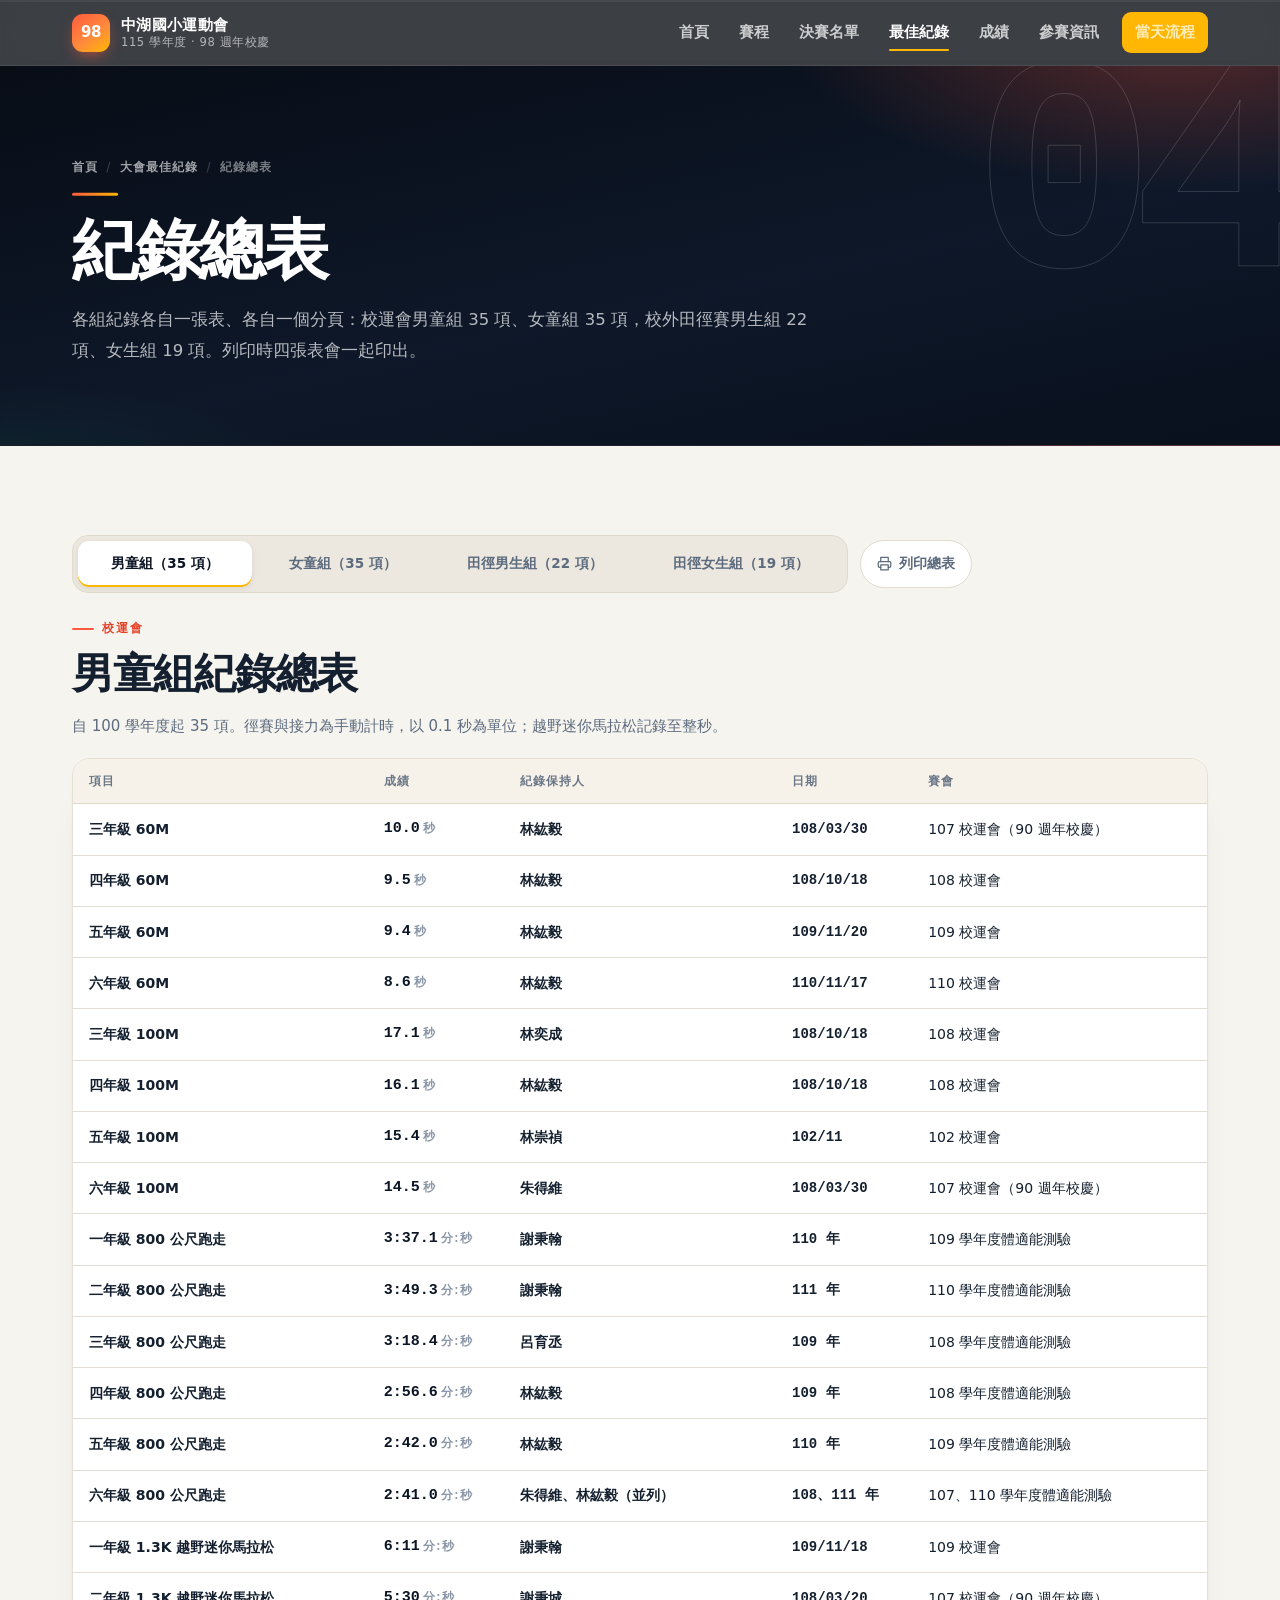
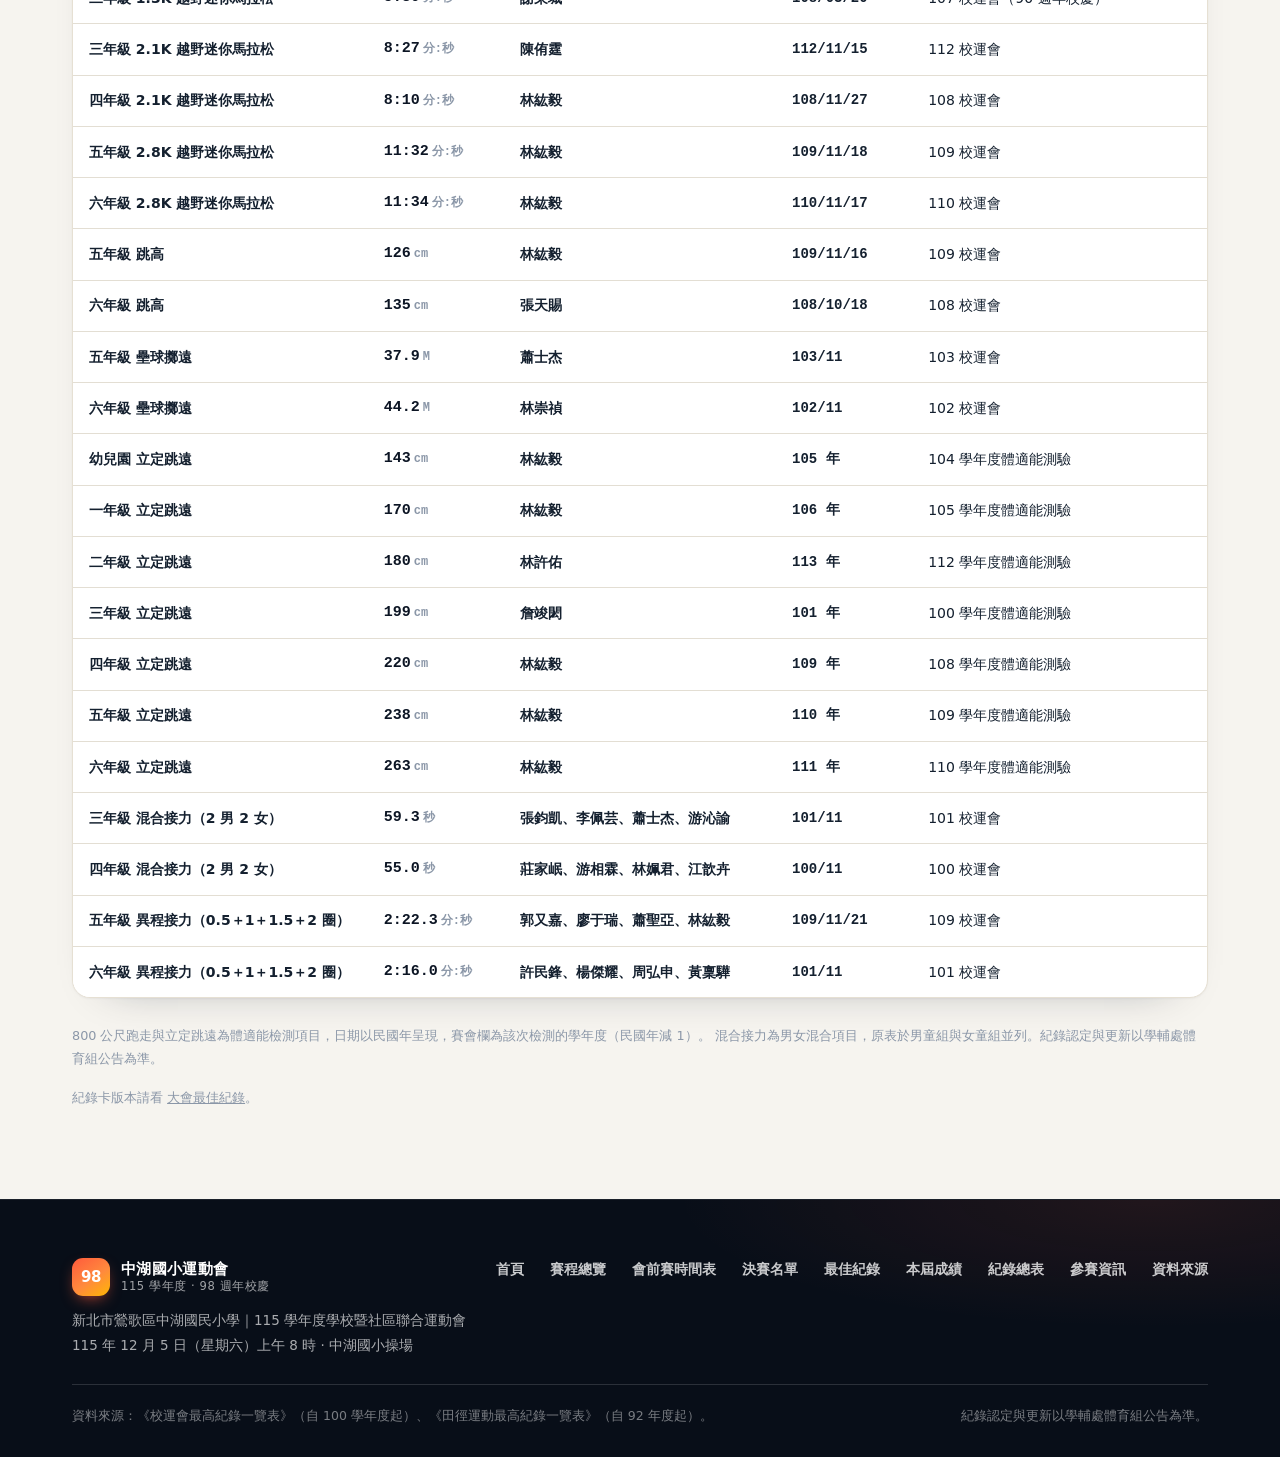
<file: results.html>
<!DOCTYPE html>
<html lang="zh-Hant-TW" class="no-js">
<head>
<meta charset="UTF-8">
<meta name="viewport" content="width=device-width, initial-scale=1">
<title>紀錄總表｜中湖國小 115 學年度運動會</title>
<meta name="description" content="中湖國小 115 學年度運動會紀錄總表，依組別分頁：校運會男童組 35 項、女童組 35 項，田徑賽（校外）男生組 22 項、女生組 19 項，列出成績、紀錄保持人、日期與賽會，可列印。">
<meta name="theme-color" content="#070c15">
<link rel="icon" href="data:image/svg+xml,%3Csvg xmlns='http://www.w3.org/2000/svg' viewBox='0 0 64 64'%3E%3Crect width='64' height='64' rx='15' fill='%230c1524'/%3E%3Cpath d='M14 42h36' stroke='%23ff5a3c' stroke-width='5' stroke-linecap='round'/%3E%3Cpath d='M18 30h28' stroke='%23ffb703' stroke-width='5' stroke-linecap='round'/%3E%3Cpath d='M23 18h18' stroke='%2312a46b' stroke-width='5' stroke-linecap='round'/%3E%3C/svg%3E">
<link rel="stylesheet" href="assets/style.css">
<link rel="stylesheet" href="assets/pages.css">
<script>
(function () {
  var d = document.documentElement;
  d.classList.remove("no-js");
  d.classList.add("js-motion");
  /* 保險：3.5 秒內動畫沒啟動，就把內容直接顯示 */
  window.setTimeout(function () {
    if (!d.classList.contains("motion-ready") && !d.classList.contains("motion-off")) {
      d.classList.remove("js-motion");
      d.classList.add("motion-off");
    }
  }, 3500);
})();
</script>
</head>
<body class="page-v2">
<a class="skip-link" href="#main">跳至主要內容</a>

<div class="scroll-progress" aria-hidden="true"><span data-progress></span></div>

<header class="site-header">
  <div class="header-inner">
    <a class="brand" href="index.html" aria-label="中湖國小 115 學年度運動會 首頁">
      <span class="brand-mark" aria-hidden="true">98</span>
      <span class="brand-text">
        <b>中湖國小運動會</b>
        <span>115 學年度 · 98 週年校慶</span>
      </span>
    </a>
    <button class="nav-toggle" type="button" aria-label="開啟導覽選單" aria-expanded="false" aria-controls="site-nav">
      <span></span>
    </button>
    <nav class="nav" id="site-nav" aria-label="主要導覽">
      <a href="index.html">首頁</a>
      <a href="schedule.html">賽程</a>
      <a href="finalists.html">決賽名單</a>
      <a href="records.html" aria-current="page">最佳紀錄</a>
      <a href="results-115.html">成績</a>
      <a href="info.html">參賽資訊</a>
      <a href="schedule.html#dayof" class="header-cta">當天流程</a>
    </nav>
  </div>
</header>

<main id="main">

  <section class="page-hero">
    <span class="page-no" aria-hidden="true">04</span>
    <div class="wrap">
      <nav class="breadcrumb" aria-label="麵包屑">
        <a href="index.html">首頁</a><span class="sep">/</span><a href="records.html">大會最佳紀錄</a><span class="sep">/</span><span>紀錄總表</span>
      </nav>
      <h1>紀錄總表</h1>
      <p>各組紀錄各自一張表、各自一個分頁：校運會男童組 35 項、女童組 35 項，校外田徑賽男生組 22 項、女生組 19 項。列印時四張表會一起印出。</p>
    </div>
  </section>

  <section class="section section--paper">
    <div class="wrap">

      <div class="toolbar" style="max-width:900px;margin-bottom:18px">
        <div class="tabs" role="tablist" aria-label="總表分組" data-tabs style="flex:1">
          <button class="tab" role="tab" id="rtab-boys" aria-controls="boys" aria-selected="true" tabindex="0">男童組（35 項）</button>
          <button class="tab" role="tab" id="rtab-girls" aria-controls="girls" aria-selected="false" tabindex="-1">女童組（35 項）</button>
          <button class="tab" role="tab" id="rtab-tboys" aria-controls="track-boys" aria-selected="false" tabindex="-1">田徑男生組（22 項）</button>
          <button class="tab" role="tab" id="rtab-tgirls" aria-controls="track-girls" aria-selected="false" tabindex="-1">田徑女生組（19 項）</button>
        </div>
        <button class="btn-inline" type="button" data-print>
          <svg width="15" height="15" viewBox="0 0 24 24" fill="none" stroke="currentColor" stroke-width="2" stroke-linecap="round" stroke-linejoin="round" aria-hidden="true"><path d="M6 9V2h12v7"/><path d="M6 18H4a2 2 0 0 1-2-2v-5a2 2 0 0 1 2-2h16a2 2 0 0 1 2 2v5a2 2 0 0 1-2 2h-2"/><path d="M6 14h12v8H6z"/></svg>
          列印總表
        </button>
      </div>

      <div data-tab-root>

        <div class="tabpanel" id="boys" role="tabpanel" aria-labelledby="rtab-boys">
          <div class="section-head" style="margin-bottom:18px">
            <span class="kicker">校運會</span>
            <h2>男童組紀錄總表</h2>
            <p>自 100 學年度起 35 項。徑賽與接力為手動計時，以 0.1 秒為單位；越野迷你馬拉松記錄至整秒。</p>
          </div>
          <p class="scroll-hint">表格可左右滑動</p>
          <div class="table-wrap">
            <table class="data summary">
              <thead>
                <tr><th>項目</th><th>成績</th><th>紀錄保持人</th><th>日期</th><th>賽會</th></tr>
              </thead>
              <tbody>
              <tr>
                <td class="event">三年級 60M</td>
                <td class="time">10.0<span class="u">秒</span></td>
                <td class="name">林紘毅</td>
                <td class="num">108/03/30</td>
                <td>107 校運會（90 週年校慶）</td>
              </tr>
              <tr>
                <td class="event">四年級 60M</td>
                <td class="time">9.5<span class="u">秒</span></td>
                <td class="name">林紘毅</td>
                <td class="num">108/10/18</td>
                <td>108 校運會</td>
              </tr>
              <tr>
                <td class="event">五年級 60M</td>
                <td class="time">9.4<span class="u">秒</span></td>
                <td class="name">林紘毅</td>
                <td class="num">109/11/20</td>
                <td>109 校運會</td>
              </tr>
              <tr>
                <td class="event">六年級 60M</td>
                <td class="time">8.6<span class="u">秒</span></td>
                <td class="name">林紘毅</td>
                <td class="num">110/11/17</td>
                <td>110 校運會</td>
              </tr>
              <tr>
                <td class="event">三年級 100M</td>
                <td class="time">17.1<span class="u">秒</span></td>
                <td class="name">林奕成</td>
                <td class="num">108/10/18</td>
                <td>108 校運會</td>
              </tr>
              <tr>
                <td class="event">四年級 100M</td>
                <td class="time">16.1<span class="u">秒</span></td>
                <td class="name">林紘毅</td>
                <td class="num">108/10/18</td>
                <td>108 校運會</td>
              </tr>
              <tr>
                <td class="event">五年級 100M</td>
                <td class="time">15.4<span class="u">秒</span></td>
                <td class="name">林崇禎</td>
                <td class="num">102/11</td>
                <td>102 校運會</td>
              </tr>
              <tr>
                <td class="event">六年級 100M</td>
                <td class="time">14.5<span class="u">秒</span></td>
                <td class="name">朱得維</td>
                <td class="num">108/03/30</td>
                <td>107 校運會（90 週年校慶）</td>
              </tr>
              <tr>
                <td class="event">一年級 800 公尺跑走</td>
                <td class="time">3:37.1<span class="u">分:秒</span></td>
                <td class="name">謝秉翰</td>
                <td class="num">110 年</td>
                <td>109 學年度體適能測驗</td>
              </tr>
              <tr>
                <td class="event">二年級 800 公尺跑走</td>
                <td class="time">3:49.3<span class="u">分:秒</span></td>
                <td class="name">謝秉翰</td>
                <td class="num">111 年</td>
                <td>110 學年度體適能測驗</td>
              </tr>
              <tr>
                <td class="event">三年級 800 公尺跑走</td>
                <td class="time">3:18.4<span class="u">分:秒</span></td>
                <td class="name">呂育丞</td>
                <td class="num">109 年</td>
                <td>108 學年度體適能測驗</td>
              </tr>
              <tr>
                <td class="event">四年級 800 公尺跑走</td>
                <td class="time">2:56.6<span class="u">分:秒</span></td>
                <td class="name">林紘毅</td>
                <td class="num">109 年</td>
                <td>108 學年度體適能測驗</td>
              </tr>
              <tr>
                <td class="event">五年級 800 公尺跑走</td>
                <td class="time">2:42.0<span class="u">分:秒</span></td>
                <td class="name">林紘毅</td>
                <td class="num">110 年</td>
                <td>109 學年度體適能測驗</td>
              </tr>
              <tr>
                <td class="event">六年級 800 公尺跑走</td>
                <td class="time">2:41.0<span class="u">分:秒</span></td>
                <td class="name">朱得維、林紘毅（並列）</td>
                <td class="num">108、111 年</td>
                <td>107、110 學年度體適能測驗</td>
              </tr>
              <tr>
                <td class="event">一年級 1.3K 越野迷你馬拉松</td>
                <td class="time">6:11<span class="u">分:秒</span></td>
                <td class="name">謝秉翰</td>
                <td class="num">109/11/18</td>
                <td>109 校運會</td>
              </tr>
              <tr>
                <td class="event">二年級 1.3K 越野迷你馬拉松</td>
                <td class="time">5:30<span class="u">分:秒</span></td>
                <td class="name">謝秉城</td>
                <td class="num">108/03/20</td>
                <td>107 校運會（90 週年校慶）</td>
              </tr>
              <tr>
                <td class="event">三年級 2.1K 越野迷你馬拉松</td>
                <td class="time">8:27<span class="u">分:秒</span></td>
                <td class="name">陳侑霆</td>
                <td class="num">112/11/15</td>
                <td>112 校運會</td>
              </tr>
              <tr>
                <td class="event">四年級 2.1K 越野迷你馬拉松</td>
                <td class="time">8:10<span class="u">分:秒</span></td>
                <td class="name">林紘毅</td>
                <td class="num">108/11/27</td>
                <td>108 校運會</td>
              </tr>
              <tr>
                <td class="event">五年級 2.8K 越野迷你馬拉松</td>
                <td class="time">11:32<span class="u">分:秒</span></td>
                <td class="name">林紘毅</td>
                <td class="num">109/11/18</td>
                <td>109 校運會</td>
              </tr>
              <tr>
                <td class="event">六年級 2.8K 越野迷你馬拉松</td>
                <td class="time">11:34<span class="u">分:秒</span></td>
                <td class="name">林紘毅</td>
                <td class="num">110/11/17</td>
                <td>110 校運會</td>
              </tr>
              <tr>
                <td class="event">五年級 跳高</td>
                <td class="time">126<span class="u">cm</span></td>
                <td class="name">林紘毅</td>
                <td class="num">109/11/16</td>
                <td>109 校運會</td>
              </tr>
              <tr>
                <td class="event">六年級 跳高</td>
                <td class="time">135<span class="u">cm</span></td>
                <td class="name">張天賜</td>
                <td class="num">108/10/18</td>
                <td>108 校運會</td>
              </tr>
              <tr>
                <td class="event">五年級 壘球擲遠</td>
                <td class="time">37.9<span class="u">M</span></td>
                <td class="name">蕭士杰</td>
                <td class="num">103/11</td>
                <td>103 校運會</td>
              </tr>
              <tr>
                <td class="event">六年級 壘球擲遠</td>
                <td class="time">44.2<span class="u">M</span></td>
                <td class="name">林崇禎</td>
                <td class="num">102/11</td>
                <td>102 校運會</td>
              </tr>
              <tr>
                <td class="event">幼兒園 立定跳遠</td>
                <td class="time">143<span class="u">cm</span></td>
                <td class="name">林紘毅</td>
                <td class="num">105 年</td>
                <td>104 學年度體適能測驗</td>
              </tr>
              <tr>
                <td class="event">一年級 立定跳遠</td>
                <td class="time">170<span class="u">cm</span></td>
                <td class="name">林紘毅</td>
                <td class="num">106 年</td>
                <td>105 學年度體適能測驗</td>
              </tr>
              <tr>
                <td class="event">二年級 立定跳遠</td>
                <td class="time">180<span class="u">cm</span></td>
                <td class="name">林許佑</td>
                <td class="num">113 年</td>
                <td>112 學年度體適能測驗</td>
              </tr>
              <tr>
                <td class="event">三年級 立定跳遠</td>
                <td class="time">199<span class="u">cm</span></td>
                <td class="name">詹竣閎</td>
                <td class="num">101 年</td>
                <td>100 學年度體適能測驗</td>
              </tr>
              <tr>
                <td class="event">四年級 立定跳遠</td>
                <td class="time">220<span class="u">cm</span></td>
                <td class="name">林紘毅</td>
                <td class="num">109 年</td>
                <td>108 學年度體適能測驗</td>
              </tr>
              <tr>
                <td class="event">五年級 立定跳遠</td>
                <td class="time">238<span class="u">cm</span></td>
                <td class="name">林紘毅</td>
                <td class="num">110 年</td>
                <td>109 學年度體適能測驗</td>
              </tr>
              <tr>
                <td class="event">六年級 立定跳遠</td>
                <td class="time">263<span class="u">cm</span></td>
                <td class="name">林紘毅</td>
                <td class="num">111 年</td>
                <td>110 學年度體適能測驗</td>
              </tr>
              <tr>
                <td class="event">三年級 混合接力（2 男 2 女）</td>
                <td class="time">59.3<span class="u">秒</span></td>
                <td class="name">張鈞凱、李佩芸、蕭士杰、游沁諭</td>
                <td class="num">101/11</td>
                <td>101 校運會</td>
              </tr>
              <tr>
                <td class="event">四年級 混合接力（2 男 2 女）</td>
                <td class="time">55.0<span class="u">秒</span></td>
                <td class="name">莊家岷、游相霖、林姵君、江歆卉</td>
                <td class="num">100/11</td>
                <td>100 校運會</td>
              </tr>
              <tr>
                <td class="event">五年級 異程接力（0.5＋1＋1.5＋2 圈）</td>
                <td class="time">2:22.3<span class="u">分:秒</span></td>
                <td class="name">郭又嘉、廖于瑞、蕭聖亞、林紘毅</td>
                <td class="num">109/11/21</td>
                <td>109 校運會</td>
              </tr>
              <tr>
                <td class="event">六年級 異程接力（0.5＋1＋1.5＋2 圈）</td>
                <td class="time">2:16.0<span class="u">分:秒</span></td>
                <td class="name">許民鋒、楊傑耀、周弘申、黃稟驊</td>
                <td class="num">101/11</td>
                <td>101 校運會</td>
              </tr>
              </tbody>
            </table>
          </div>
        </div>

        <div class="tabpanel" id="girls" role="tabpanel" aria-labelledby="rtab-girls" hidden>
          <div class="section-head" style="margin-bottom:18px">
            <span class="kicker">校運會</span>
            <h2>女童組紀錄總表</h2>
            <p>自 100 學年度起 35 項。徑賽與接力為手動計時，以 0.1 秒為單位；越野迷你馬拉松記錄至整秒。</p>
          </div>
          <p class="scroll-hint">表格可左右滑動</p>
          <div class="table-wrap">
            <table class="data summary">
              <thead>
                <tr><th>項目</th><th>成績</th><th>紀錄保持人</th><th>日期</th><th>賽會</th></tr>
              </thead>
              <tbody>
              <tr>
                <td class="event">三年級 60M</td>
                <td class="time">10.3<span class="u">秒</span></td>
                <td class="name">吳苡菲</td>
                <td class="num">115/3/31</td>
                <td>114 校運會</td>
              </tr>
              <tr>
                <td class="event">四年級 60M</td>
                <td class="time">10.0<span class="u">秒</span></td>
                <td class="name">呂采倢、吳苡菲（並列）</td>
                <td class="num">112/12/26<br>115/11/16</td>
                <td>112、115 校運會</td>
              </tr>
              <tr>
                <td class="event">五年級 60M</td>
                <td class="time">9.9<span class="u">秒</span></td>
                <td class="name">張芷瑜</td>
                <td class="num">106/11</td>
                <td>106 校運會</td>
              </tr>
              <tr>
                <td class="event">六年級 60M</td>
                <td class="time">9.0<span class="u">秒</span></td>
                <td class="name">劉亭妤</td>
                <td class="num">112/12/26</td>
                <td>112 校運會</td>
              </tr>
              <tr>
                <td class="event">三年級 100M</td>
                <td class="time">17.7<span class="u">秒</span></td>
                <td class="name">吳苡菲</td>
                <td class="num">115/3/31</td>
                <td>114 校運會</td>
              </tr>
              <tr>
                <td class="event">四年級 100M</td>
                <td class="time">16.8<span class="u">秒</span></td>
                <td class="name">吳苡菲</td>
                <td class="num">115/11/16</td>
                <td>115 校運會（預賽）</td>
              </tr>
              <tr>
                <td class="event">五年級 100M</td>
                <td class="time">16.4<span class="u">秒</span></td>
                <td class="name">陳靜琴、張芷瑜（並列）</td>
                <td class="num">102/11<br>106/11</td>
                <td>102、106 校運會</td>
              </tr>
              <tr>
                <td class="event">六年級 100M</td>
                <td class="time">15.6<span class="u">秒</span></td>
                <td class="name">張珮瑤</td>
                <td class="num">104/11</td>
                <td>104 校運會</td>
              </tr>
              <tr>
                <td class="event">一年級 800 公尺跑走</td>
                <td class="time">4:04.0<span class="u">分:秒</span></td>
                <td class="name">呂采倢</td>
                <td class="num">110 年</td>
                <td>109 學年度體適能測驗</td>
              </tr>
              <tr>
                <td class="event">二年級 800 公尺跑走</td>
                <td class="time">3:56.1<span class="u">分:秒</span></td>
                <td class="name">呂采倢</td>
                <td class="num">111 年</td>
                <td>110 學年度體適能測驗</td>
              </tr>
              <tr>
                <td class="event">三年級 800 公尺跑走</td>
                <td class="time">3:37.6<span class="u">分:秒</span></td>
                <td class="name">劉嬑靜</td>
                <td class="num">110 年</td>
                <td>109 學年度體適能測驗</td>
              </tr>
              <tr>
                <td class="event">四年級 800 公尺跑走</td>
                <td class="time">3:23.7<span class="u">分:秒</span></td>
                <td class="name">陳栯笭</td>
                <td class="num">109 年</td>
                <td>108 學年度體適能測驗</td>
              </tr>
              <tr>
                <td class="event">五年級 800 公尺跑走</td>
                <td class="time">3:11.9<span class="u">分:秒</span></td>
                <td class="name">謝妤堇</td>
                <td class="num">109 年</td>
                <td>108 學年度體適能測驗</td>
              </tr>
              <tr>
                <td class="event">六年級 800 公尺跑走</td>
                <td class="time">3:07.2<span class="u">分:秒</span></td>
                <td class="name">謝妤堇</td>
                <td class="num">110 年</td>
                <td>109 學年度體適能測驗</td>
              </tr>
              <tr>
                <td class="event">一年級 1.3K 越野迷你馬拉松</td>
                <td class="time">6:16<span class="u">分:秒</span></td>
                <td class="name">呂采倢</td>
                <td class="num">109/11/18</td>
                <td>109 校運會</td>
              </tr>
              <tr>
                <td class="event">二年級 1.3K 越野迷你馬拉松</td>
                <td class="time">6:30<span class="u">分:秒</span></td>
                <td class="name">劉嬑靜</td>
                <td class="num">108/11/27</td>
                <td>108 校運會</td>
              </tr>
              <tr>
                <td class="event">三年級 2.1K 越野迷你馬拉松</td>
                <td class="time">11:10<span class="u">分:秒</span></td>
                <td class="name">李宥緹</td>
                <td class="num">115/11/11</td>
                <td>115 校運會</td>
              </tr>
              <tr>
                <td class="event">四年級 2.1K 越野迷你馬拉松</td>
                <td class="time">8:47<span class="u">分:秒</span></td>
                <td class="name">陳栯笭</td>
                <td class="num">109/11/18</td>
                <td>109 校運會</td>
              </tr>
              <tr>
                <td class="event">五年級 2.8K 越野迷你馬拉松</td>
                <td class="time">13:55<span class="u">分:秒</span></td>
                <td class="name">林禹甄</td>
                <td class="num">108/11/27</td>
                <td>108 校運會</td>
              </tr>
              <tr>
                <td class="event">六年級 2.8K 越野迷你馬拉松</td>
                <td class="time">13:07<span class="u">分:秒</span></td>
                <td class="name">嚴心怡</td>
                <td class="num">115/11/11</td>
                <td>115 校運會</td>
              </tr>
              <tr>
                <td class="event">五年級 跳高</td>
                <td class="time">125<span class="u">cm</span></td>
                <td class="name">呂采倢</td>
                <td class="num">113/11/23</td>
                <td>113 校運會</td>
              </tr>
              <tr>
                <td class="event">六年級 跳高</td>
                <td class="time">120<span class="u">cm</span></td>
                <td class="name">周永慈</td>
                <td class="num">108/10/18</td>
                <td>108 校運會</td>
              </tr>
              <tr>
                <td class="event">五年級 壘球擲遠</td>
                <td class="time">25.5<span class="u">M</span></td>
                <td class="name">張珮瑤</td>
                <td class="num">103/11</td>
                <td>103 校運會</td>
              </tr>
              <tr>
                <td class="event">六年級 壘球擲遠</td>
                <td class="time">33.1<span class="u">M</span></td>
                <td class="name">張珮瑤</td>
                <td class="num">104/11</td>
                <td>104 校運會</td>
              </tr>
              <tr>
                <td class="event">幼兒園 立定跳遠</td>
                <td class="time">125<span class="u">cm</span></td>
                <td class="name">施玟君</td>
                <td class="num">105 年</td>
                <td>104 學年度體適能測驗</td>
              </tr>
              <tr>
                <td class="event">一年級 立定跳遠</td>
                <td class="time">163<span class="u">cm</span></td>
                <td class="name">余星澄</td>
                <td class="num">109 年</td>
                <td>108 學年度體適能測驗</td>
              </tr>
              <tr>
                <td class="event">二年級 立定跳遠</td>
                <td class="time">167<span class="u">cm</span></td>
                <td class="name">余星澄</td>
                <td class="num">110 年</td>
                <td>109 學年度體適能測驗</td>
              </tr>
              <tr>
                <td class="event">三年級 立定跳遠</td>
                <td class="time">182<span class="u">cm</span></td>
                <td class="name">吳苡菲</td>
                <td class="num">115 年</td>
                <td>114 學年度體適能測驗</td>
              </tr>
              <tr>
                <td class="event">四年級 立定跳遠</td>
                <td class="time">185<span class="u">cm</span></td>
                <td class="name">許宥敏</td>
                <td class="num">109 年</td>
                <td>108 學年度體適能測驗</td>
              </tr>
              <tr>
                <td class="event">五年級 立定跳遠</td>
                <td class="time">202<span class="u">cm</span></td>
                <td class="name">余星澄</td>
                <td class="num">113 年</td>
                <td>112 學年度體適能測驗</td>
              </tr>
              <tr>
                <td class="event">六年級 立定跳遠</td>
                <td class="time">206<span class="u">cm</span></td>
                <td class="name">劉亭妤</td>
                <td class="num">113 年</td>
                <td>112 學年度體適能測驗</td>
              </tr>
              <tr>
                <td class="event">三年級 混合接力（2 男 2 女）</td>
                <td class="time">59.3<span class="u">秒</span></td>
                <td class="name">張鈞凱、李佩芸、蕭士杰、游沁諭</td>
                <td class="num">101/11</td>
                <td>101 校運會</td>
              </tr>
              <tr>
                <td class="event">四年級 混合接力（2 男 2 女）</td>
                <td class="time">55.0<span class="u">秒</span></td>
                <td class="name">莊家岷、游相霖、林姵君、江歆卉</td>
                <td class="num">100/11</td>
                <td>100 校運會</td>
              </tr>
              <tr>
                <td class="event">五年級 異程接力（0.5＋1＋1.5＋2 圈）</td>
                <td class="time">2:38.8<span class="u">分:秒</span></td>
                <td class="name">楊品容、郭庭瑜、楊憶婷、呂姿萱</td>
                <td class="num">100/11</td>
                <td>100 校運會</td>
              </tr>
              <tr>
                <td class="event">六年級 異程接力（0.5＋1＋1.5＋2 圈）</td>
                <td class="time">2:26.3<span class="u">分:秒</span></td>
                <td class="name">楊品容、郭庭瑜、楊憶婷、呂姿萱</td>
                <td class="num">101/11</td>
                <td>101 校運會</td>
              </tr>
              </tbody>
            </table>
          </div>
        </div>

        <div class="tabpanel" id="track-boys" role="tabpanel" aria-labelledby="rtab-tboys" hidden>
          <div class="section-head" style="margin-bottom:18px">
            <span class="kicker">田徑賽（校外）</span>
            <h2>男生組紀錄總表</h2>
            <p>自 92 年度起 22 項，含三鶯區田徑賽、台北縣師生田徑賽、新北市小學運動會等校外賽事，為電子計時成績。</p>
          </div>
          <p class="scroll-hint">表格可左右滑動</p>
          <div class="table-wrap">
            <table class="data summary">
              <thead>
                <tr><th>項目</th><th>成績</th><th>紀錄保持人</th><th>日期</th><th>賽會</th></tr>
              </thead>
              <tbody>
              <tr>
                <td class="event">四年級 60M</td>
                <td class="time">8.91<span class="u">秒</span></td>
                <td class="name">林紘毅</td>
                <td class="num">108/11/20</td>
                <td>108 六年級三鶯區田徑賽</td>
              </tr>
              <tr>
                <td class="event">五年級 60M</td>
                <td class="time">8.84<span class="u">秒</span></td>
                <td class="name">簡嘉緯</td>
                <td class="num">94/04/27</td>
                <td>93 五年級三鶯區田徑賽</td>
              </tr>
              <tr>
                <td class="event">六年級 60M</td>
                <td class="time">8.37<span class="u">秒</span></td>
                <td class="name">賴威銓</td>
                <td class="num">98/03</td>
                <td>97 台北縣田徑錦標賽</td>
              </tr>
              <tr>
                <td class="event">五年級 100M</td>
                <td class="time">14.27<span class="u">秒</span></td>
                <td class="name">張天賜</td>
                <td class="num">108/05/22</td>
                <td>107 五年級三鶯區田徑賽</td>
              </tr>
              <tr>
                <td class="event">六年級 100M</td>
                <td class="time">13.60<span class="u">秒</span></td>
                <td class="name">黃宗毅</td>
                <td class="num">94/03/25</td>
                <td>93 台北縣師生田徑賽</td>
              </tr>
              <tr>
                <td class="event">五年級 200M</td>
                <td class="time">30.57<span class="u">秒</span></td>
                <td class="name">吳志成</td>
                <td class="num">97/03/25</td>
                <td>96 五年級三鶯區田徑賽</td>
              </tr>
              <tr>
                <td class="event">六年級 200M</td>
                <td class="time">28.73<span class="u">秒</span></td>
                <td class="name">林紘毅</td>
                <td class="num">110/12/15</td>
                <td>110 六年級三鶯區田徑賽</td>
              </tr>
              <tr>
                <td class="event">五年級 2000M 競走</td>
                <td class="time">14:38.67<span class="u">分:秒</span></td>
                <td class="name">蕭聖亞</td>
                <td class="num">110/03/23</td>
                <td>109 新北市五年級田徑對抗賽</td>
              </tr>
              <tr>
                <td class="event">六年級 3000M 競走</td>
                <td class="time">20:30.88<span class="u">分:秒</span></td>
                <td class="name">江祖恩</td>
                <td class="num">107/03/29</td>
                <td>106 新北市小學運動會</td>
              </tr>
              <tr>
                <td class="event">五年級 4×100M 接力</td>
                <td class="time">59.66<span class="u">秒</span></td>
                <td class="name">林冠廷、劉明昌、鄧明裕、張智鴻</td>
                <td class="num">95/03/23</td>
                <td>94 五年級三鶯區田徑賽</td>
              </tr>
              <tr>
                <td class="event">六年級 4×100M 接力</td>
                <td class="time">54.81<span class="u">秒</span></td>
                <td class="name">洪耀星、張進富、簡嘉緯、石貫廷</td>
                <td class="num">95/03/30</td>
                <td>94 台北縣師生田徑賽</td>
              </tr>
              <tr>
                <td class="event">六年級 4×200M 接力</td>
                <td class="time">1:58.57<span class="u">分:秒</span></td>
                <td class="name">洪耀星、湯志剛、劉鴻逸、石貫廷</td>
                <td class="num">95/03/30</td>
                <td>94 台北縣師生田徑賽</td>
              </tr>
              <tr>
                <td class="event">五年級 8×100M 接力</td>
                <td class="time">1:59.60<span class="u">分:秒</span></td>
                <td class="name">洪耀星、張進富、王禹文、石貫廷、湯志剛、簡培哲、劉鴻逸、簡嘉緯</td>
                <td class="num">94/03/24</td>
                <td>93 台北縣師生田徑賽</td>
              </tr>
              <tr>
                <td class="event">六年級 8×100M 接力</td>
                <td class="time">1:54.14<span class="u">分:秒</span></td>
                <td class="name">洪耀星、張進富、王禹文、劉明昌、湯志剛、簡嘉緯、劉鴻逸、石貫廷</td>
                <td class="num">95/03/30</td>
                <td>94 台北縣師生田徑賽</td>
              </tr>
              <tr>
                <td class="event">五年級 跳遠</td>
                <td class="time">3.80<span class="u">公尺</span></td>
                <td class="name">簡嘉緯</td>
                <td class="num">94/04/27</td>
                <td>93 五年級三鶯區田徑賽</td>
              </tr>
              <tr>
                <td class="event">六年級 跳遠</td>
                <td class="time">3.99<span class="u">公尺</span></td>
                <td class="name">涂晉銓</td>
                <td class="num">98/01/07</td>
                <td>97 六年級三鶯區田徑賽</td>
              </tr>
              <tr>
                <td class="event">五年級 跳高</td>
                <td class="time">140<span class="u">公分</span></td>
                <td class="name">石貫廷</td>
                <td class="num">94/04/27</td>
                <td>93 五年級三鶯區田徑賽</td>
              </tr>
              <tr>
                <td class="event">六年級 跳高</td>
                <td class="time">147<span class="u">公分</span></td>
                <td class="name">石貫廷</td>
                <td class="num">95/03/30</td>
                <td>94 台北縣師生田徑賽</td>
              </tr>
              <tr>
                <td class="event">五年級 鉛球擲遠</td>
                <td class="time">7.86<span class="u">公尺</span></td>
                <td class="name">賴柏霖</td>
                <td class="num">98/04</td>
                <td>97 五年級三鶯區田徑賽</td>
              </tr>
              <tr>
                <td class="event">六年級 鉛球擲遠</td>
                <td class="time">9.29<span class="u">公尺</span></td>
                <td class="name">連宗武</td>
                <td class="num">98/01/07</td>
                <td>97 六年級三鶯區田徑賽</td>
              </tr>
              <tr>
                <td class="event">五年級 壘球擲遠</td>
                <td class="time">52.82<span class="u">公尺</span></td>
                <td class="name">石貫廷</td>
                <td class="num">94/03/25</td>
                <td>93 台北縣師生田徑賽</td>
              </tr>
              <tr>
                <td class="event">六年級 壘球擲遠</td>
                <td class="time">68<span class="u">公尺</span></td>
                <td class="name">石貫廷</td>
                <td class="num">95/05/30</td>
                <td>94 全國小學運動會</td>
              </tr>
              </tbody>
            </table>
          </div>
        </div>

        <div class="tabpanel" id="track-girls" role="tabpanel" aria-labelledby="rtab-tgirls" hidden>
          <div class="section-head" style="margin-bottom:18px">
            <span class="kicker">田徑賽（校外）</span>
            <h2>女生組紀錄總表</h2>
            <p>自 92 年度起 19 項；女生 2000M／3000M 競走原表從缺，未列入。成績為電子計時。</p>
          </div>
          <p class="scroll-hint">表格可左右滑動</p>
          <div class="table-wrap">
            <table class="data summary">
              <thead>
                <tr><th>項目</th><th>成績</th><th>紀錄保持人</th><th>日期</th><th>賽會</th></tr>
              </thead>
              <tbody>
              <tr>
                <td class="event">五年級 60M</td>
                <td class="time">9.05<span class="u">秒</span></td>
                <td class="name">余玟綵</td>
                <td class="num">101/05/23</td>
                <td>100 新北市五年級田徑賽</td>
              </tr>
              <tr>
                <td class="event">六年級 60M</td>
                <td class="time">8.57<span class="u">秒</span></td>
                <td class="name">余玟綵</td>
                <td class="num">101/12/22</td>
                <td>101 六年級三鶯區田徑賽</td>
              </tr>
              <tr>
                <td class="event">五年級 100M</td>
                <td class="time">15.12<span class="u">秒</span></td>
                <td class="name">黃詩蘋</td>
                <td class="num">94/04/27</td>
                <td>93 五年級三鶯區田徑賽</td>
              </tr>
              <tr>
                <td class="event">六年級 100M</td>
                <td class="time">14.67<span class="u">秒</span></td>
                <td class="name">張芷瑜</td>
                <td class="num">107/12/12</td>
                <td>107 六年級三鶯區田徑賽</td>
              </tr>
              <tr>
                <td class="event">五年級 200M</td>
                <td class="time">32.56<span class="u">秒</span></td>
                <td class="name">潘如媛</td>
                <td class="num">97/03/23</td>
                <td>96 五年級三鶯區田徑賽</td>
              </tr>
              <tr>
                <td class="event">六年級 200M</td>
                <td class="time">32.02<span class="u">秒</span></td>
                <td class="name">張祐瑄</td>
                <td class="num">105/12/24</td>
                <td>105 六年級三鶯區田徑賽</td>
              </tr>
              <tr>
                <td class="event">五年級 4×100M 接力</td>
                <td class="time">61.60<span class="u">秒</span></td>
                <td class="name">潘如媛、王詩婷、王稚雲、何育庭</td>
                <td class="num">97/03/23</td>
                <td>96 五年級三鶯區田徑賽</td>
              </tr>
              <tr>
                <td class="event">六年級 4×100M 接力</td>
                <td class="time">59.89<span class="u">秒</span></td>
                <td class="name">陳暐婷、王于婷、潘海綸、黃詩蘋</td>
                <td class="num">94/11/30</td>
                <td>94 六年級三鶯區田徑賽</td>
              </tr>
              <tr>
                <td class="event">六年級 4×200M 接力</td>
                <td class="time">2:12.56<span class="u">分:秒</span></td>
                <td class="name">顏以琳、林珮瑜、施羽靜、蘇千惠</td>
                <td class="num">94/03/26</td>
                <td>93 台北縣師生田徑賽</td>
              </tr>
              <tr>
                <td class="event">五年級 8×100M 接力</td>
                <td class="time">2:07.37<span class="u">分:秒</span></td>
                <td class="name">潘如媛、王詩婷、王稚雲、何育庭、林佩萱、陳萱慈、許珮筠、張毓如</td>
                <td class="num">97/03/23</td>
                <td>96 五年級三鶯區田徑賽</td>
              </tr>
              <tr>
                <td class="event">六年級 8×100M 接力</td>
                <td class="time">2:00.84<span class="u">分:秒</span></td>
                <td class="name">王蘊靈、黃詩蘋、顏以琳、林珮瑜、施羽靜、王于婷、潘海綸、蘇千惠</td>
                <td class="num">93/12/22</td>
                <td>93 六年級三鶯區田徑賽</td>
              </tr>
              <tr>
                <td class="event">五年級 跳遠</td>
                <td class="time">3.25<span class="u">公尺</span></td>
                <td class="name">許珮筠</td>
                <td class="num">97/03/23</td>
                <td>96 五年級三鶯區田徑賽</td>
              </tr>
              <tr>
                <td class="event">六年級 跳遠</td>
                <td class="time">3.28<span class="u">公尺</span></td>
                <td class="name">黃詩蘋</td>
                <td class="num">94/11/30</td>
                <td>94 六年級三鶯區田徑賽</td>
              </tr>
              <tr>
                <td class="event">五年級 跳高</td>
                <td class="time">119<span class="u">公分</span></td>
                <td class="name">許嘉醇</td>
                <td class="num">95/03/23</td>
                <td>94 五年級三鶯區田徑賽</td>
              </tr>
              <tr>
                <td class="event">六年級 跳高</td>
                <td class="time">120<span class="u">公分</span></td>
                <td class="name">許嘉醇</td>
                <td class="num">95/11/17</td>
                <td>95 台北縣全縣運動會</td>
              </tr>
              <tr>
                <td class="event">五年級 鉛球擲遠</td>
                <td class="time">7.03<span class="u">公尺</span></td>
                <td class="name">陳萱慈</td>
                <td class="num">98/04</td>
                <td>97 五年級三鶯區田徑賽</td>
              </tr>
              <tr>
                <td class="event">六年級 鉛球擲遠</td>
                <td class="time">8.44<span class="u">公尺</span></td>
                <td class="name">陳萱慈</td>
                <td class="num">99/03</td>
                <td>98 台北縣師生田徑賽</td>
              </tr>
              <tr>
                <td class="event">五年級 壘球擲遠</td>
                <td class="time">32.55<span class="u">公尺</span></td>
                <td class="name">何育庭</td>
                <td class="num">97/03/23</td>
                <td>96 五年級三鶯區田徑賽</td>
              </tr>
              <tr>
                <td class="event">六年級 壘球擲遠</td>
                <td class="time">38.7<span class="u">公尺</span></td>
                <td class="name">溫儀淳</td>
                <td class="num">92/12/24</td>
                <td>92 六年級三鶯區田徑賽</td>
              </tr>
              </tbody>
            </table>
          </div>
        </div>

      </div>

      <p class="footnote" style="margin-top:26px">
        800 公尺跑走與立定跳遠為體適能檢測項目，日期以民國年呈現，賽會欄為該次檢測的學年度（民國年減 1）。
        混合接力為男女混合項目，原表於男童組與女童組並列。紀錄認定與更新以學輔處體育組公告為準。
      </p>

      <p class="footnote">
        紀錄卡版本請看 <a href="records.html" style="text-decoration:underline">大會最佳紀錄</a>。
      </p>
    </div>
  </section>

</main>

<footer class="site-footer">
  <div class="wrap">
    <div class="footer-top">
      <div class="footer-brand">
        <div class="brand">
          <span class="brand-mark" aria-hidden="true">98</span>
          <span class="brand-text">
            <b>中湖國小運動會</b>
            <span>115 學年度 · 98 週年校慶</span>
          </span>
        </div>
        <p>新北市鶯歌區中湖國民小學｜115 學年度學校暨社區聯合運動會<br>115 年 12 月 5 日（星期六）上午 8 時 · 中湖國小操場</p>
      </div>
      <nav class="footer-links" aria-label="頁尾導覽">
        <a href="index.html">首頁</a>
        <a href="schedule.html">賽程總覽</a>
        <a href="schedule.html#prelim">會前賽時間表</a>
        <a href="finalists.html">決賽名單</a>
        <a href="records.html">最佳紀錄</a>
        <a href="results-115.html">本屆成績</a>
        <a href="results.html">紀錄總表</a>
        <a href="info.html">參賽資訊</a>
        <a href="info.html#source">資料來源</a>
      </nav>
    </div>
    <div class="footer-bottom">
      <span>資料來源：《校運會最高紀錄一覽表》（自 100 學年度起）、《田徑運動最高紀錄一覽表》（自 92 年度起）。</span>
      <span>紀錄認定與更新以學輔處體育組公告為準。</span>
    </div>
  </div>
</footer>

<script src="assets/vendor/gsap.min.js"></script>
<script src="assets/vendor/ScrollTrigger.min.js"></script>
<script src="assets/app.js"></script>
<script src="assets/pages.js"></script>
</body>
</html>
</file>
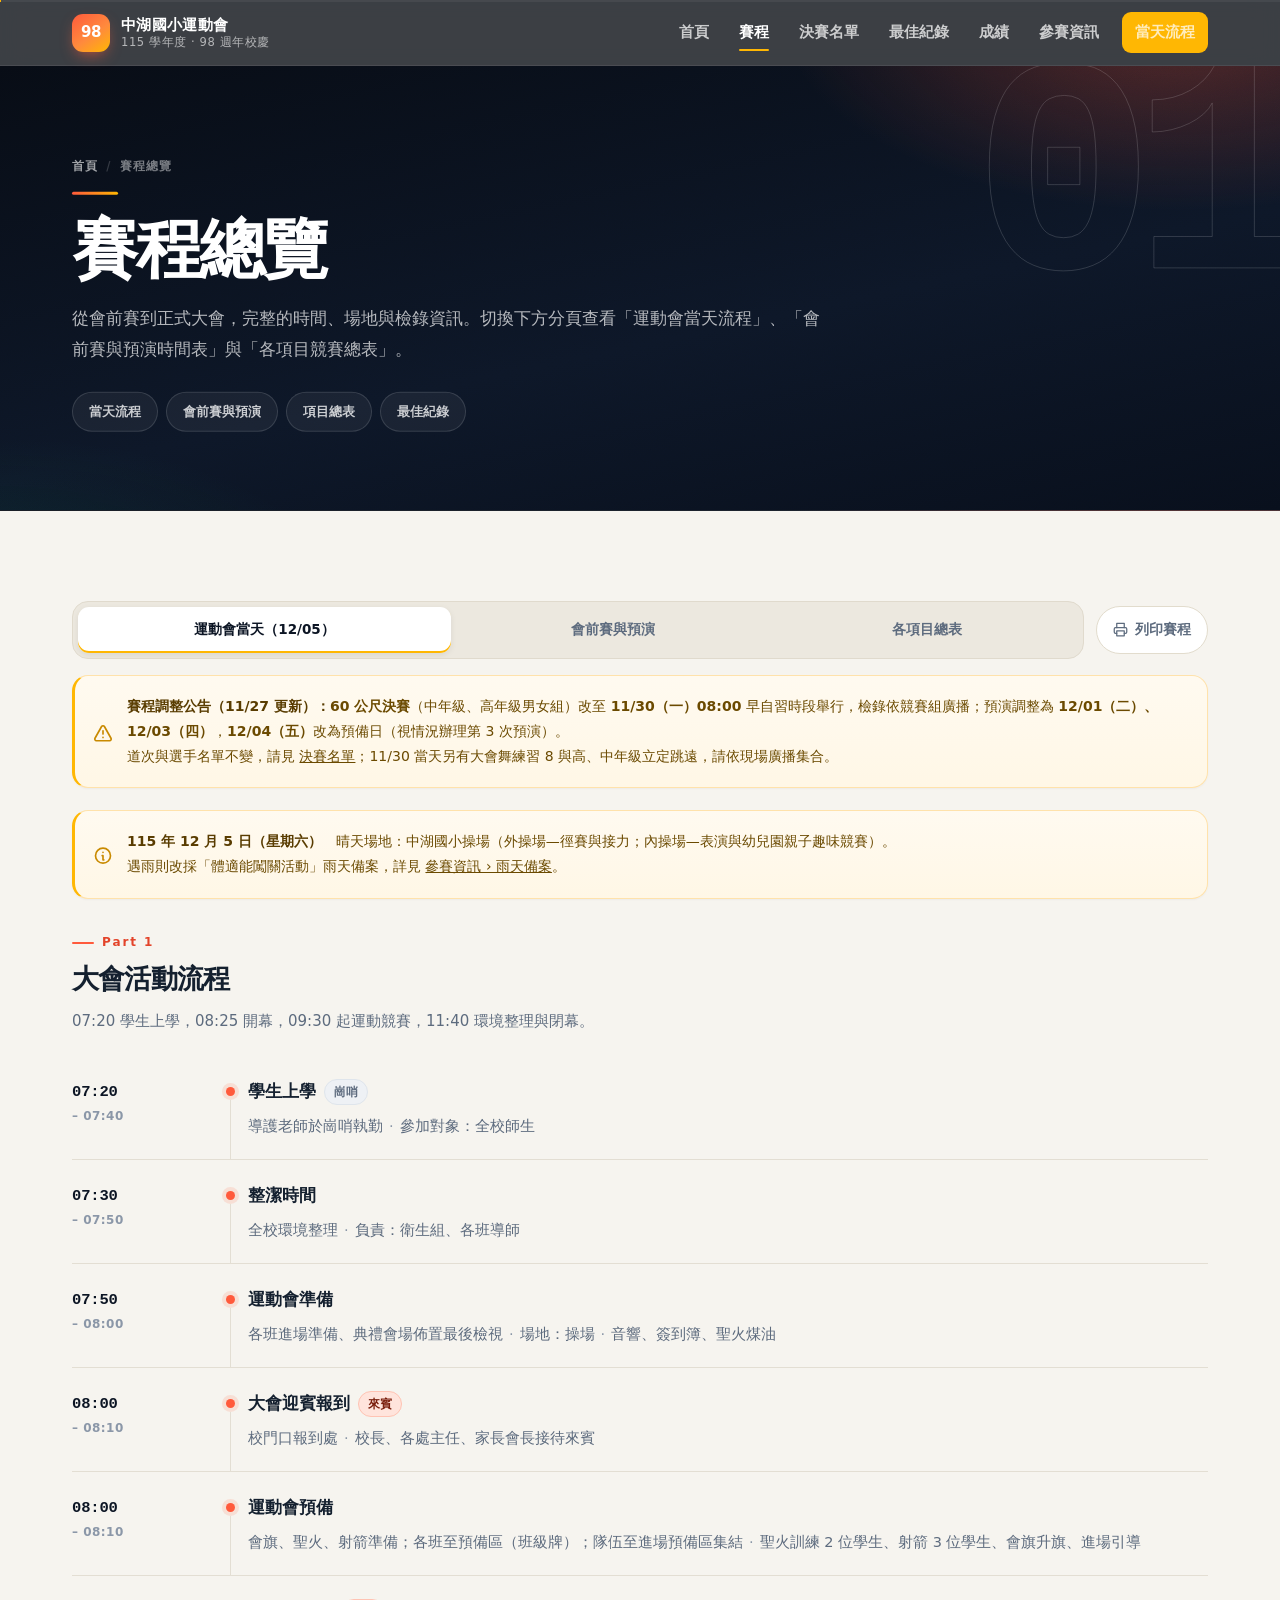
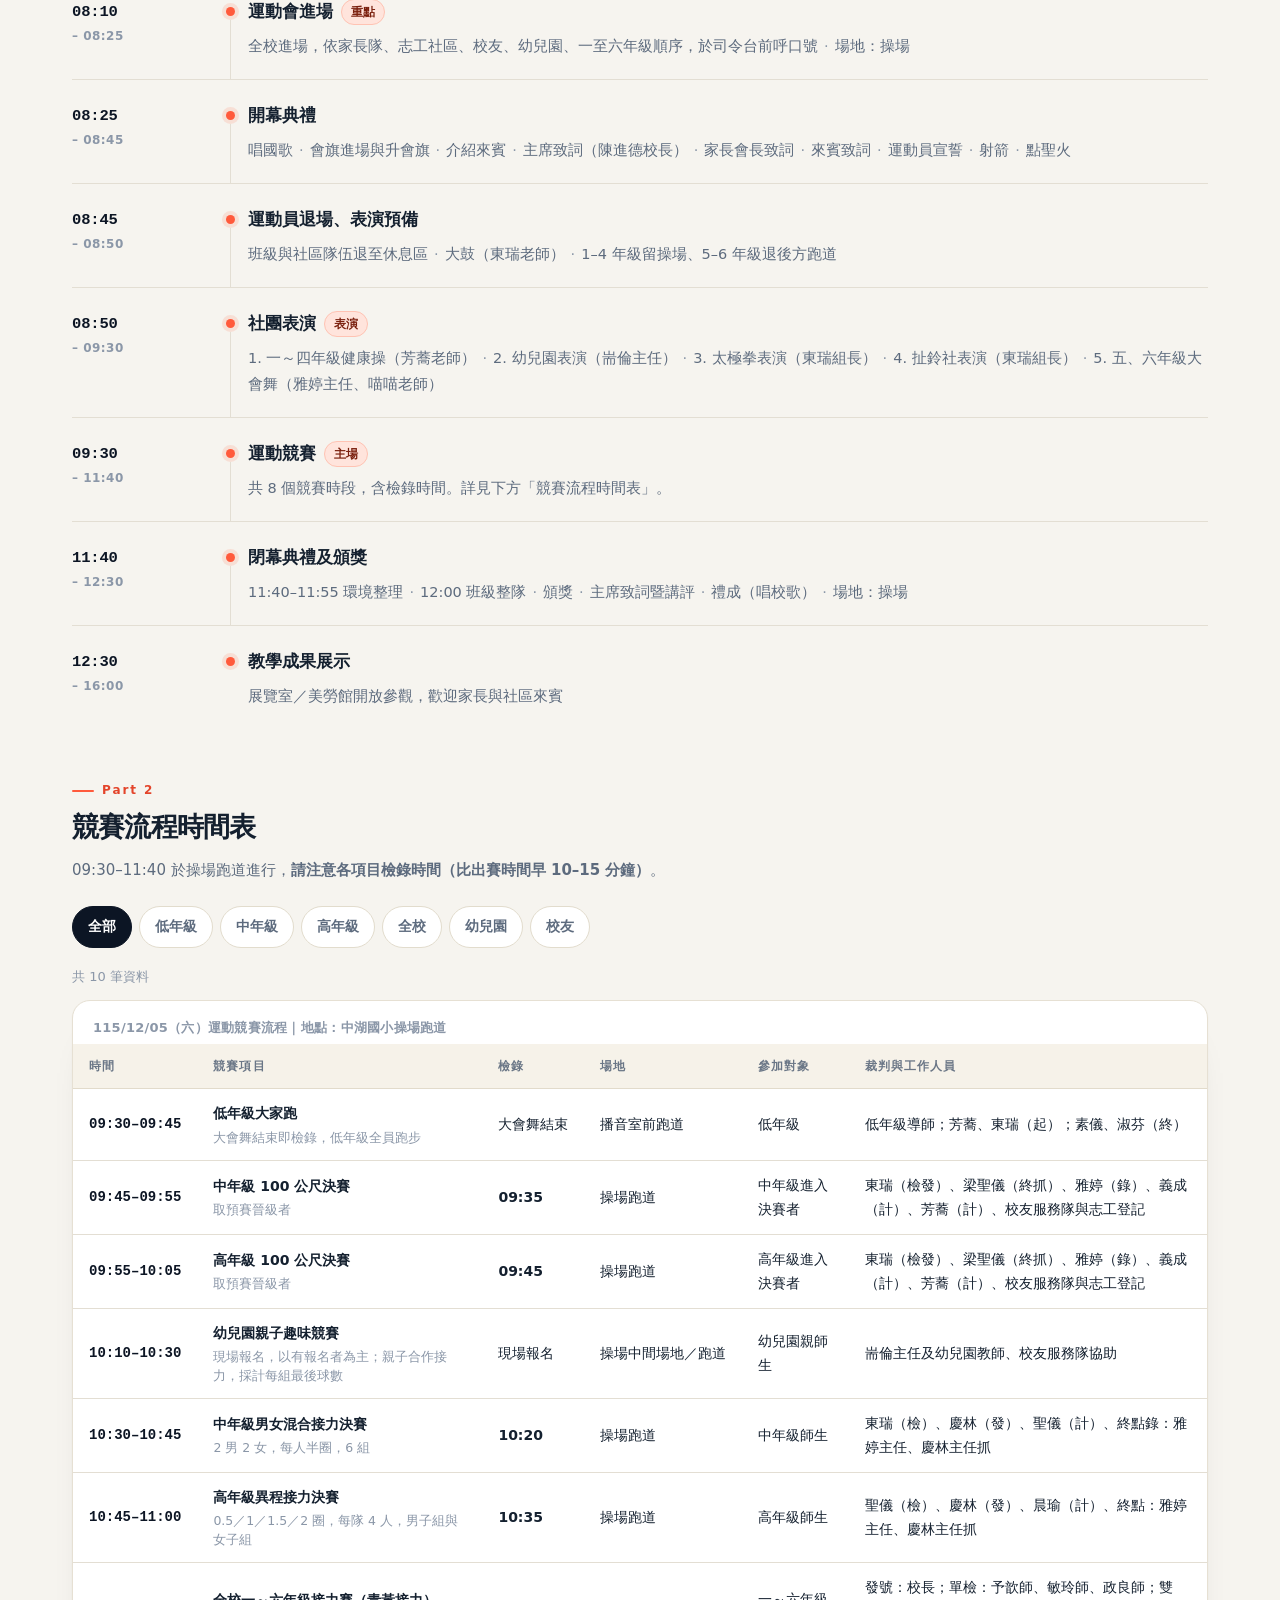
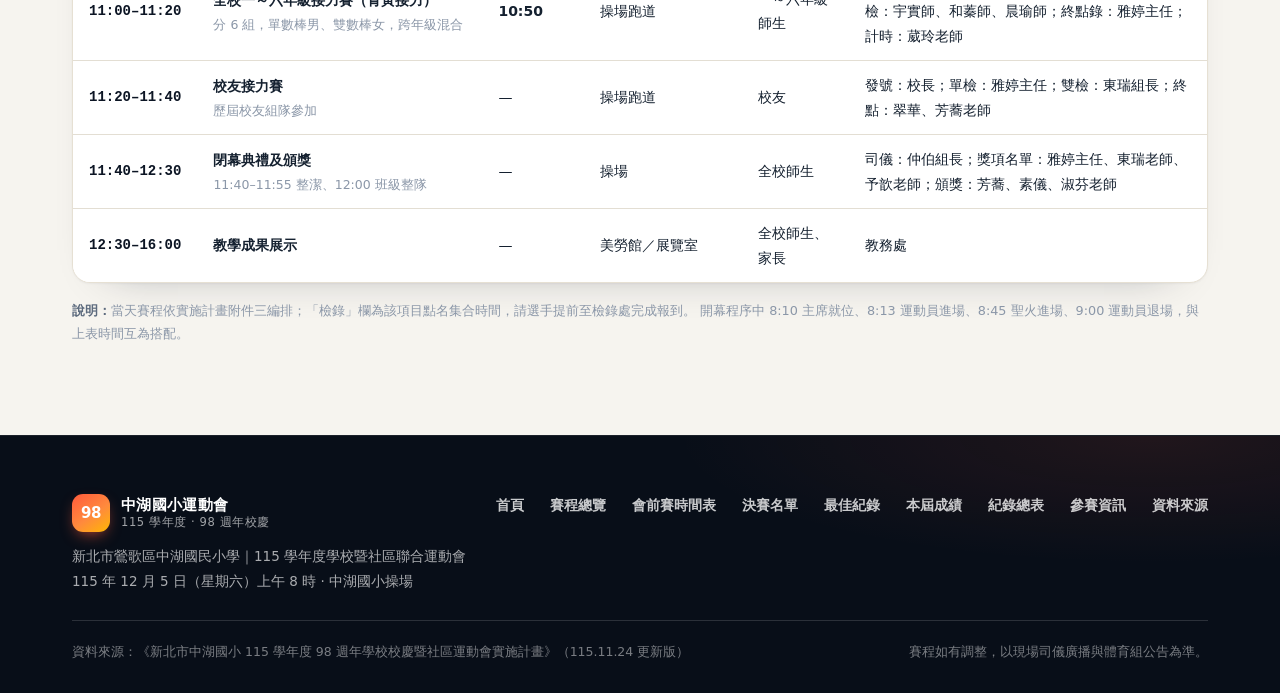
<file: schedule.html>
<!DOCTYPE html>
<html lang="zh-Hant-TW" class="no-js">
<head>
<meta charset="UTF-8">
<meta name="viewport" content="width=device-width, initial-scale=1">
<title>賽程總覽｜中湖國小 115 學年度運動會</title>
<meta name="description" content="中湖國小 115 學年度運動會賽程：12/05 當天活動流程與競賽時間表、會前賽與預演時間表（10/27–12/04）、各項目預賽決賽總表。">
<meta name="theme-color" content="#070c15">
<link rel="icon" href="data:image/svg+xml,%3Csvg xmlns='http://www.w3.org/2000/svg' viewBox='0 0 64 64'%3E%3Crect width='64' height='64' rx='15' fill='%230c1524'/%3E%3Cpath d='M14 42h36' stroke='%23ff5a3c' stroke-width='5' stroke-linecap='round'/%3E%3Cpath d='M18 30h28' stroke='%23ffb703' stroke-width='5' stroke-linecap='round'/%3E%3Cpath d='M23 18h18' stroke='%2312a46b' stroke-width='5' stroke-linecap='round'/%3E%3C/svg%3E">
<link rel="stylesheet" href="assets/style.css">
<link rel="stylesheet" href="assets/pages.css">
<script>
(function () {
  var d = document.documentElement;
  d.classList.remove("no-js");
  d.classList.add("js-motion");
  /* 保險：3.5 秒內動畫沒啟動，就把內容直接顯示 */
  window.setTimeout(function () {
    if (!d.classList.contains("motion-ready") && !d.classList.contains("motion-off")) {
      d.classList.remove("js-motion");
      d.classList.add("motion-off");
    }
  }, 3500);
})();
</script>
<noscript><style>.reveal{opacity:1!important;transform:none!important}</style></noscript>
</head>
<body class="page-v2">
<a class="skip-link" href="#main">跳至主要內容</a>

<div class="scroll-progress" aria-hidden="true"><span data-progress></span></div>

<header class="site-header">
  <div class="header-inner">
    <a class="brand" href="index.html" aria-label="中湖國小 115 學年度運動會 首頁">
      <span class="brand-mark" aria-hidden="true">98</span>
      <span class="brand-text">
        <b>中湖國小運動會</b>
        <span>115 學年度 · 98 週年校慶</span>
      </span>
    </a>
    <button class="nav-toggle" type="button" aria-label="開啟導覽選單" aria-expanded="false" aria-controls="site-nav">
      <span></span>
    </button>
    <nav class="nav" id="site-nav" aria-label="主要導覽">
      <a href="index.html">首頁</a>
      <a href="schedule.html" aria-current="page">賽程</a>
      <a href="finalists.html">決賽名單</a>
      <a href="records.html">最佳紀錄</a>
      <a href="results-115.html">成績</a>
      <a href="info.html">參賽資訊</a>
      <a href="schedule.html#dayof" class="header-cta">當天流程</a>
    </nav>
  </div>
</header>

<main id="main">

  <section class="page-hero">
    <span class="page-no" aria-hidden="true">01</span>
    <div class="wrap">
      <nav class="breadcrumb" aria-label="麵包屑">
        <a href="index.html">首頁</a><span class="sep">/</span><span>賽程總覽</span>
      </nav>
      <h1>賽程總覽</h1>
      <p>從會前賽到正式大會，完整的時間、場地與檢錄資訊。切換下方分頁查看「運動會當天流程」、「會前賽與預演時間表」與「各項目競賽總表」。</p>
      <div class="anchor-nav">
        <a href="#dayof">當天流程</a>
        <a href="#prelim">會前賽與預演</a>
        <a href="#events">項目總表</a>
        <a href="records.html">最佳紀錄</a>
      </div>
    </div>
  </section>

  <section class="section section--paper">
    <div class="wrap">

      <div class="toolbar" style="margin-bottom:16px">
        <div class="tabs" role="tablist" aria-label="賽程分類" data-tabs style="flex:1">
          <button class="tab" role="tab" id="tab-dayof" aria-controls="dayof" aria-selected="true" tabindex="0">運動會當天（12/05）</button>
          <button class="tab" role="tab" id="tab-prelim" aria-controls="prelim" aria-selected="false" tabindex="-1">會前賽與預演</button>
          <button class="tab" role="tab" id="tab-events" aria-controls="events" aria-selected="false" tabindex="-1">各項目總表</button>
        </div>
        <button class="btn-inline" type="button" data-print>
          <svg width="15" height="15" viewBox="0 0 24 24" fill="none" stroke="currentColor" stroke-width="2" stroke-linecap="round" stroke-linejoin="round" aria-hidden="true"><path d="M6 9V2h12v7"/><path d="M6 18H4a2 2 0 0 1-2-2v-5a2 2 0 0 1 2-2h16a2 2 0 0 1 2 2v5a2 2 0 0 1-2 2h-2"/><path d="M6 14h12v8H6z"/></svg>
          列印賽程
        </button>
      </div>

      <div class="notice" style="margin-bottom:22px">
        <svg width="20" height="20" viewBox="0 0 24 24" fill="none" stroke="currentColor" stroke-width="2" stroke-linecap="round" stroke-linejoin="round" aria-hidden="true"><path d="M12 9v4"/><path d="M12 17h.01"/><path d="M10.3 3.9 2.4 18a2 2 0 0 0 1.7 3h15.8a2 2 0 0 0 1.7-3L13.7 3.9a2 2 0 0 0-3.4 0Z"/></svg>
        <div>
          <strong>賽程調整公告（11/27 更新）：</strong><b>60 公尺決賽</b>（中年級、高年級男女組）改至 <b>11/30（一）08:00</b> 早自習時段舉行，檢錄依競賽組廣播；預演調整為 <b>12/01（二）、12/03（四）</b>，<b>12/04（五）</b>改為預備日（視情況辦理第 3 次預演）。<br>
          道次與選手名單不變，請見 <a href="finalists.html" style="text-decoration:underline">決賽名單</a>；11/30 當天另有大會舞練習 8 與高、中年級立定跳遠，請依現場廣播集合。
        </div>
      </div>

      <div data-tab-root>

        <!-- ══════════ 當天流程 ══════════ -->
        <div class="tabpanel" id="dayof" role="tabpanel" aria-labelledby="tab-dayof">

          <div class="notice" style="margin-bottom:26px">
            <svg width="20" height="20" viewBox="0 0 24 24" fill="none" stroke="currentColor" stroke-width="2" stroke-linecap="round" stroke-linejoin="round" aria-hidden="true"><circle cx="12" cy="12" r="9"/><path d="M12 8h.01M11 12h1v5h1"/></svg>
            <div>
              <strong>115 年 12 月 5 日（星期六）</strong>　晴天場地：中湖國小操場（外操場—徑賽與接力；內操場—表演與幼兒園親子趣味競賽）。<br>
              遇雨則改採「體適能闖關活動」雨天備案，詳見 <a href="info.html#rain" style="text-decoration:underline">參賽資訊 › 雨天備案</a>。
            </div>
          </div>

          <div class="section-head" style="margin-bottom:22px">
            <span class="kicker">Part 1</span>
            <h2 style="font-size:clamp(21px,2.6vw,27px)">大會活動流程</h2>
            <p>07:20 學生上學，08:25 開幕，09:30 起運動競賽，11:40 環境整理與閉幕。</p>
          </div>

          <div class="timeline" style="margin-bottom:44px">
            <div class="tl-row">
              <div class="tl-time">07:20<small>– 07:40</small></div>
              <div class="tl-body">
                <h3>學生上學 <span class="tag tag-past">崗哨</span></h3>
                <p>導護老師於崗哨執勤<span class="sep">·</span>參加對象：全校師生</p>
              </div>
            </div>
            <div class="tl-row">
              <div class="tl-time">07:30<small>– 07:50</small></div>
              <div class="tl-body">
                <h3>整潔時間</h3>
                <p>全校環境整理<span class="sep">·</span>負責：衛生組、各班導師</p>
              </div>
            </div>
            <div class="tl-row">
              <div class="tl-time">07:50<small>– 08:00</small></div>
              <div class="tl-body">
                <h3>運動會準備</h3>
                <p>各班進場準備、典禮會場佈置最後檢視<span class="sep">·</span>場地：操場<span class="sep">·</span>音響、簽到簿、聖火煤油</p>
              </div>
            </div>
            <div class="tl-row">
              <div class="tl-time">08:00<small>– 08:10</small></div>
              <div class="tl-body">
                <h3>大會迎賓報到 <span class="tag tag-key">來賓</span></h3>
                <p>校門口報到處<span class="sep">·</span>校長、各處主任、家長會長接待來賓</p>
              </div>
            </div>
            <div class="tl-row">
              <div class="tl-time">08:00<small>– 08:10</small></div>
              <div class="tl-body">
                <h3>運動會預備</h3>
                <p>會旗、聖火、射箭準備；各班至預備區（班級牌）；隊伍至進場預備區集結<span class="sep">·</span>聖火訓練 2 位學生、射箭 3 位學生、會旗升旗、進場引導</p>
              </div>
            </div>
            <div class="tl-row">
              <div class="tl-time">08:10<small>– 08:25</small></div>
              <div class="tl-body">
                <h3>運動會進場 <span class="tag tag-key">重點</span></h3>
                <p>全校進場，依家長隊、志工社區、校友、幼兒園、一至六年級順序，於司令台前呼口號<span class="sep">·</span>場地：操場</p>
              </div>
            </div>
            <div class="tl-row">
              <div class="tl-time">08:25<small>– 08:45</small></div>
              <div class="tl-body">
                <h3>開幕典禮</h3>
                <p>唱國歌<span class="sep">·</span>會旗進場與升會旗<span class="sep">·</span>介紹來賓<span class="sep">·</span>主席致詞（陳進德校長）<span class="sep">·</span>家長會長致詞<span class="sep">·</span>來賓致詞<span class="sep">·</span>運動員宣誓<span class="sep">·</span>射箭<span class="sep">·</span>點聖火</p>
              </div>
            </div>
            <div class="tl-row">
              <div class="tl-time">08:45<small>– 08:50</small></div>
              <div class="tl-body">
                <h3>運動員退場、表演預備</h3>
                <p>班級與社區隊伍退至休息區<span class="sep">·</span>大鼓（東瑞老師）<span class="sep">·</span>1–4 年級留操場、5–6 年級退後方跑道</p>
              </div>
            </div>
            <div class="tl-row">
              <div class="tl-time">08:50<small>– 09:30</small></div>
              <div class="tl-body">
                <h3>社團表演 <span class="tag tag-key">表演</span></h3>
                <p>1. 一～四年級健康操（芳蕎老師）<span class="sep">·</span>2. 幼兒園表演（耑倫主任）<span class="sep">·</span>3. 太極拳表演（東瑞組長）<span class="sep">·</span>4. 扯鈴社表演（東瑞組長）<span class="sep">·</span>5. 五、六年級大會舞（雅婷主任、喵喵老師）</p>
              </div>
            </div>
            <div class="tl-row">
              <div class="tl-time">09:30<small>– 11:40</small></div>
              <div class="tl-body">
                <h3>運動競賽 <span class="tag tag-key">主場</span></h3>
                <p>共 8 個競賽時段，含檢錄時間。詳見下方「競賽流程時間表」。</p>
              </div>
            </div>
            <div class="tl-row">
              <div class="tl-time">11:40<small>– 12:30</small></div>
              <div class="tl-body">
                <h3>閉幕典禮及頒獎</h3>
                <p>11:40–11:55 環境整理<span class="sep">·</span>12:00 班級整隊<span class="sep">·</span>頒獎<span class="sep">·</span>主席致詞暨講評<span class="sep">·</span>禮成（唱校歌）<span class="sep">·</span>場地：操場</p>
              </div>
            </div>
            <div class="tl-row">
              <div class="tl-time">12:30<small>– 16:00</small></div>
              <div class="tl-body">
                <h3>教學成果展示</h3>
                <p>展覽室／美勞館開放參觀，歡迎家長與社區來賓</p>
              </div>
            </div>
          </div>

          <div class="section-head" style="margin-bottom:22px">
            <span class="kicker">Part 2</span>
            <h2 style="font-size:clamp(21px,2.6vw,27px)">競賽流程時間表</h2>
            <p>09:30–11:40 於操場跑道進行，<strong>請注意各項目檢錄時間（比出賽時間早 10–15 分鐘）</strong>。</p>
          </div>

          <div data-list>
            <div class="toolbar">
              <div class="chips" role="group" aria-label="依年級篩選競賽">
                <button class="chip" type="button" data-chip="grade" data-value="all" aria-pressed="true">全部</button>
                <button class="chip" type="button" data-chip="grade" data-value="lower" aria-pressed="false">低年級</button>
                <button class="chip" type="button" data-chip="grade" data-value="middle" aria-pressed="false">中年級</button>
                <button class="chip" type="button" data-chip="grade" data-value="upper" aria-pressed="false">高年級</button>
                <button class="chip" type="button" data-chip="grade" data-value="school" aria-pressed="false">全校</button>
                <button class="chip" type="button" data-chip="grade" data-value="kinder" aria-pressed="false">幼兒園</button>
                <button class="chip" type="button" data-chip="grade" data-value="alumni" aria-pressed="false">校友</button>
              </div>
            </div>

            <p class="result-note" data-count></p>

                        <p class="scroll-hint">表格可左右滑動，查看完整欄位 →</p>
<div class="table-wrap">
              <table class="data tracksched">
                <caption>115/12/05（六）運動競賽流程｜地點：中湖國小操場跑道</caption>
                <thead>
                  <tr>
                    <th scope="col">時間</th>
                    <th scope="col">競賽項目</th>
                    <th scope="col">檢錄</th>
                    <th scope="col">場地</th>
                    <th scope="col">參加對象</th>
                    <th scope="col">裁判與工作人員</th>
                  </tr>
                </thead>
                <tbody>
                  <tr data-row data-tags="lower">
                    <td class="time">09:30–09:45</td>
                    <td><strong>低年級大家跑</strong><span class="sub">大會舞結束即檢錄，低年級全員跑步</span></td>
                    <td>大會舞結束</td>
                    <td>播音室前跑道</td>
                    <td>低年級</td>
                    <td>低年級導師；芳蕎、東瑞（起）；素儀、淑芬（終）</td>
                  </tr>
                  <tr data-row data-tags="middle">
                    <td class="time">09:45–09:55</td>
                    <td><strong>中年級 100 公尺決賽</strong><span class="sub">取預賽晉級者</span></td>
                    <td><strong>09:35</strong></td>
                    <td>操場跑道</td>
                    <td>中年級進入決賽者</td>
                    <td>東瑞（檢發）、梁聖儀（終抓）、雅婷（錄）、義成（計）、芳蕎（計）、校友服務隊與志工登記</td>
                  </tr>
                  <tr data-row data-tags="upper">
                    <td class="time">09:55–10:05</td>
                    <td><strong>高年級 100 公尺決賽</strong><span class="sub">取預賽晉級者</span></td>
                    <td><strong>09:45</strong></td>
                    <td>操場跑道</td>
                    <td>高年級進入決賽者</td>
                    <td>東瑞（檢發）、梁聖儀（終抓）、雅婷（錄）、義成（計）、芳蕎（計）、校友服務隊與志工登記</td>
                  </tr>
                  <tr data-row data-tags="kinder">
                    <td class="time">10:10–10:30</td>
                    <td><strong>幼兒園親子趣味競賽</strong><span class="sub">現場報名，以有報名者為主；親子合作接力，採計每組最後球數</span></td>
                    <td>現場報名</td>
                    <td>操場中間場地／跑道</td>
                    <td>幼兒園親師生</td>
                    <td>耑倫主任及幼兒園教師、校友服務隊協助</td>
                  </tr>
                  <tr data-row data-tags="middle">
                    <td class="time">10:30–10:45</td>
                    <td><strong>中年級男女混合接力決賽</strong><span class="sub">2 男 2 女，每人半圈，6 組</span></td>
                    <td><strong>10:20</strong></td>
                    <td>操場跑道</td>
                    <td>中年級師生</td>
                    <td>東瑞（檢）、慶林（發）、聖儀（計）、終點錄：雅婷主任、慶林主任抓</td>
                  </tr>
                  <tr data-row data-tags="upper">
                    <td class="time">10:45–11:00</td>
                    <td><strong>高年級異程接力決賽</strong><span class="sub">0.5／1／1.5／2 圈，每隊 4 人，男子組與女子組</span></td>
                    <td><strong>10:35</strong></td>
                    <td>操場跑道</td>
                    <td>高年級師生</td>
                    <td>聖儀（檢）、慶林（發）、晨瑜（計）、終點：雅婷主任、慶林主任抓</td>
                  </tr>
                  <tr data-row data-tags="lower middle upper school">
                    <td class="time">11:00–11:20</td>
                    <td><strong>全校一～六年級接力賽（青黃接力）</strong><span class="sub">分 6 組，單數棒男、雙數棒女，跨年級混合</span></td>
                    <td><strong>10:50</strong></td>
                    <td>操場跑道</td>
                    <td>一～六年級師生</td>
                    <td>發號：校長；單檢：予歆師、敏玲師、政良師；雙檢：宇實師、和蓁師、晨瑜師；終點錄：雅婷主任；計時：葳玲老師</td>
                  </tr>
                  <tr data-row data-tags="alumni">
                    <td class="time">11:20–11:40</td>
                    <td><strong>校友接力賽</strong><span class="sub">歷屆校友組隊參加</span></td>
                    <td>—</td>
                    <td>操場跑道</td>
                    <td>校友</td>
                    <td>發號：校長；單檢：雅婷主任；雙檢：東瑞組長；終點：翠華、芳蕎老師</td>
                  </tr>
                  <tr data-row data-tags="lower middle upper school">
                    <td class="time">11:40–12:30</td>
                    <td><strong>閉幕典禮及頒獎</strong><span class="sub">11:40–11:55 整潔、12:00 班級整隊</span></td>
                    <td>—</td>
                    <td>操場</td>
                    <td>全校師生</td>
                    <td>司儀：仲伯組長；獎項名單：雅婷主任、東瑞老師、予歆老師；頒獎：芳蕎、素儀、淑芬老師</td>
                  </tr>
                  <tr data-row data-tags="lower middle upper school">
                    <td class="time">12:30–16:00</td>
                    <td><strong>教學成果展示</strong></td>
                    <td>—</td>
                    <td>美勞館／展覽室</td>
                    <td>全校師生、家長</td>
                    <td>教務處</td>
                  </tr>
                </tbody>
              </table>
            </div>

            <div class="empty" data-empty hidden>
              這個年級在當天沒有獨立賽程，試試「全部」或切換到「會前賽與預演」分頁。
            </div>
          </div>

          <p class="footnote">
            <b>說明：</b>當天賽程依實施計畫附件三編排；「檢錄」欄為該項目點名集合時間，請選手提前至檢錄處完成報到。
            開幕程序中 8:10 主席就位、8:13 運動員進場、8:45 聖火進場、9:00 運動員退場，與上表時間互為搭配。
          </p>
        </div>

        <!-- ══════════ 會前賽與預演 ══════════ -->
        <div class="tabpanel" id="prelim" role="tabpanel" aria-labelledby="tab-prelim" hidden>

          <div class="section-head" style="margin-bottom:22px">
            <span class="kicker">10/27 – 12/04</span>
            <h2 style="font-size:clamp(21px,2.6vw,27px)">會前賽與預演時間表</h2>
            <p>大會舞、雙語健康操練習、迷你馬拉松、個人徑賽預賽與決賽、田賽，以及兩次全校預演（12/01、12/03；12/04 為預備日，視情況辦理）。
              已結束的日期會自動標示，方便追蹤接下來要準備的項目。</p>
          </div>

          <div data-list>
          <div class="toolbar">
            <div class="chips" role="group" aria-label="依年級篩選會前賽">
              <button class="chip" type="button" data-chip="grade" data-value="all" aria-pressed="true">全部</button>
              <button class="chip" type="button" data-chip="grade" data-value="lower" aria-pressed="false">低年級</button>
              <button class="chip" type="button" data-chip="grade" data-value="middle" aria-pressed="false">中年級</button>
              <button class="chip" type="button" data-chip="grade" data-value="upper" aria-pressed="false">高年級</button>
              <button class="chip" type="button" data-chip="grade" data-value="school" aria-pressed="false">全校</button>
            </div>
          </div>

          <p class="footnote" style="margin:0 0 18px">
            資料依實施計畫〈附件八 會前賽及預演時間表〉（115.11.24 更新版）。「各項預賽備案時間」遇雨時使用。
          </p>

          <p class="result-note" data-count></p>

          <div class="daylist">

            <article class="day" data-card data-date="2026-10-27">
              <div class="day-head">
                <div class="day-date"><b>10/27</b><span>週二</span></div>
                <div class="day-title"><strong>大會舞練習（一）</strong><span class="tag" data-day-status></span></div>
              </div>
              <ul class="day-items">
                <li class="day-item" data-row data-tags="upper">
                  <span class="t">12:30–13:10</span>
                  <div><span class="n">5–6 年級 大會舞練習 1（定位）</span><span class="note">萬聖鬼怪練習 XD</span></div>
                </li>
              </ul>
            </article>

            <article class="day" data-card data-date="2026-10-29">
              <div class="day-head">
                <div class="day-date"><b>10/29</b><span>週四</span></div>
                <div class="day-title"><strong>雙語健康操（四）</strong><span class="tag" data-day-status></span></div>
              </div>
              <ul class="day-items">
                <li class="day-item" data-row data-tags="lower middle upper school">
                  <span class="t">08:00–08:20</span>
                  <div><span class="n">1–6 年級 雙語健康操 4（四甲種子學生）</span><span class="note">副導護老師協助。前幾次為 10/08（第 1 次）、10/15、10/22；11/02 當週合唱及大會舞暫停。</span></div>
                </li>
              </ul>
            </article>

            <article class="day" data-card data-date="2026-11-09">
              <div class="day-head">
                <div class="day-date"><b>11/09</b><span>週一</span></div>
                <div class="day-title"><strong>大會舞練習（二）</strong><span class="tag" data-day-status></span></div>
              </div>
              <ul class="day-items">
                <li class="day-item" data-row data-tags="upper">
                  <span class="t">12:30–13:10</span>
                  <div><span class="n">5–6 年級 大會舞練習 2</span></div>
                </li>
              </ul>
            </article>

            <article class="day" data-card data-date="2026-11-10">
              <div class="day-head">
                <div class="day-date"><b>11/10</b><span>週二</span></div>
                <div class="day-title"><strong>大會舞與健康操</strong><span class="tag" data-day-status></span></div>
              </div>
              <ul class="day-items">
                <li class="day-item" data-row data-tags="upper">
                  <span class="t">12:30–13:10</span>
                  <div><span class="n">5–6 年級 大會舞練習 3</span></div>
                </li>
                <li class="day-item" data-row data-tags="lower middle">
                  <span class="t">13:15–14:05</span>
                  <div><span class="n">1–4 年級 雙語健康操 1（四甲種子學生）</span><span class="note">東瑞老師、芳蕎老師</span></div>
                </li>
              </ul>
            </article>

            <article class="day" data-card data-date="2026-11-11">
              <div class="day-head">
                <div class="day-date"><b>11/11</b><span>週三</span></div>
                <div class="day-title"><strong>全校迷你馬拉松</strong><span class="tag" data-day-status></span></div>
              </div>
              <ul class="day-items">
                <li class="day-item" data-row data-tags="lower middle upper school">
                  <span class="t">08:20 集合暖身</span>
                  <div>
                    <span class="n">全校迷你馬拉松</span>
                    <span class="note">起跑時間：高年段 08:50、中年段 08:55、低年段 09:00、幼兒園 09:05。<br>
                      到終點後等計時 → 帶回班級休息 → 領補給品；頒獎於第 12 週朝會。</span>
                  </div>
                </li>
                <li class="day-item" data-row data-tags="lower middle upper school">
                  <span class="t">10:00</span>
                  <div><span class="n">各項預賽接力說明會</span><span class="note">聖儀老師</span></div>
                </li>
              </ul>
            </article>

            <article class="day" data-card data-date="2026-11-12">
              <div class="day-head">
                <div class="day-date"><b>11/12</b><span>週四</span></div>
                <div class="day-title"><strong>雙語健康操（五）</strong><span class="tag" data-day-status></span></div>
              </div>
              <ul class="day-items">
                <li class="day-item" data-row data-tags="lower middle upper school">
                  <span class="t">08:00–08:20</span>
                  <div><span class="n">1–6 年級 雙語健康操 5（四甲種子學生）</span><span class="note">副導護老師協助</span></div>
                </li>
              </ul>
            </article>

            <article class="day" data-card data-date="2026-11-16">
              <div class="day-head">
                <div class="day-date"><b>11/16</b><span>週一</span></div>
                <div class="day-title"><strong>個人徑賽預賽、大會舞練習</strong><span class="tag" data-day-status></span></div>
              </div>
              <ul class="day-items">
                <li class="day-item" data-row data-tags="upper">
                  <span class="t">12:30–13:10</span>
                  <div><span class="n">5–6 年級 大會舞練習 4</span></div>
                </li>
                <li class="day-item" data-row data-tags="middle upper">
                  <span class="t">14:05 起</span>
                  <div>
                    <span class="n">3–6 年級 個人徑賽預賽 60M、100M <span class="tag tag-key">雨備：週五</span></span>
                    <span class="note">中年級 14:05 起、高年級 15:00 起。原訂 11/19（四），調整至本日同時段舉行。</span>
                  </div>
                </li>
              </ul>
            </article>

            <article class="day" data-card data-date="2026-11-17">
              <div class="day-head">
                <div class="day-date"><b>11/17</b><span>週二</span></div>
                <div class="day-title"><strong>馬拉松預備日</strong><span class="tag" data-day-status></span></div>
              </div>
              <ul class="day-items">
                <li class="day-item" data-row data-tags="lower middle upper school">
                  <span class="t">08:30</span>
                  <div><span class="n">1–6 年級 馬拉松預備日</span></div>
                </li>
                <li class="day-item" data-row data-tags="upper">
                  <span class="t">12:30–13:10</span>
                  <div><span class="n">5–6 年級 大會舞練習 5</span></div>
                </li>
              </ul>
            </article>

            <article class="day" data-card data-date="2026-11-19">
              <div class="day-head">
                <div class="day-date"><b>11/19</b><span>週四</span></div>
                <div class="day-title"><strong>雙語健康操（六）</strong><span class="tag" data-day-status></span></div>
              </div>
              <ul class="day-items">
                <li class="day-item" data-row data-tags="lower middle upper school">
                  <span class="t">08:00–08:20</span>
                  <div><span class="n">1–6 年級 雙語健康操 6</span><span class="note">四甲種子學生、副導護老師</span></div>
                </li>
                <li class="day-item" data-row data-tags="lower middle">
                  <span class="t">10:20–11:00</span>
                  <div><span class="n">1–4 年級 雙語健康操 2</span><span class="note">東瑞老師、芳蕎老師</span></div>
                </li>
              </ul>
            </article>

            <article class="day" data-card data-date="2026-11-20">
              <div class="day-head">
                <div class="day-date"><b>11/20</b><span>週五</span></div>
                <div class="day-title"><strong>高年級壘球擲遠</strong><span class="tag" data-day-status></span></div>
              </div>
              <ul class="day-items">
                <li class="day-item" data-row data-tags="upper">
                  <span class="t">12:30 起</span>
                  <div><span class="n">5–6 年級 高年級壘球擲遠（會前賽決賽）</span></div>
                </li>
                <li class="day-item" data-row data-tags="lower middle upper school">
                  <span class="t none">彈性</span>
                  <div><span class="n">各項預賽備案時間</span><span class="note">遇雨順延使用</span></div>
                </li>
              </ul>
            </article>

            <article class="day" data-card data-date="2026-11-23">
              <div class="day-head">
                <div class="day-date"><b>11/23</b><span>週一</span></div>
                <div class="day-title"><strong>大會舞練習（六）</strong><span class="tag" data-day-status></span></div>
              </div>
              <ul class="day-items">
                <li class="day-item" data-row data-tags="upper">
                  <span class="t">12:30–13:10</span>
                  <div><span class="n">5–6 年級 大會舞練習 6</span></div>
                </li>
              </ul>
            </article>

            <article class="day" data-card data-date="2026-11-24">
              <div class="day-head">
                <div class="day-date"><b>11/24</b><span>週二</span></div>
                <div class="day-title"><strong>大會舞練習（七）</strong><span class="tag tag-past">60M 決賽改期</span><span class="tag" data-day-status></span></div>
              </div>
              <ul class="day-items">
                <li class="day-item" data-row data-tags="upper">
                  <span class="t">12:30–13:10</span>
                  <div><span class="n">5–6 年級 大會舞練習 7</span></div>
                </li>
                <li class="day-item" data-row data-tags="middle upper">
                  <span class="t">13:15–15:45</span>
                  <div>
                    <span class="n">3–6 年級 個人徑賽決賽 60M <span class="tag tag-key">本時段取消</span></span>
                    <span class="note">因連日下雨、跑道濕滑，本時段取消。決賽先改至 11/26（四）15:00，再順延至 <strong>11/30（一）08:00</strong>（早自習），道次與選手名單不變。</span>
                  </div>
                </li>
              </ul>
            </article>

            <article class="day" data-card data-date="2026-11-26">
              <div class="day-head">
                <div class="day-date"><b>11/26</b><span>週四</span></div>
                <div class="day-title"><strong>雙語健康操（改至禮堂）</strong><span class="tag tag-key">徑賽因雨改期</span><span class="tag" data-day-status></span></div>
              </div>
              <ul class="day-items">
                <li class="day-item" data-row data-tags="lower middle upper school">
                  <span class="t">08:00–08:20</span>
                  <div><span class="n">1–6 年級 雙語健康操 7</span><span class="note">場地：禮堂。四甲種子學生、副導護老師</span></div>
                </li>
                <li class="day-item" data-row data-tags="lower middle">
                  <span class="t">10:20–11:00</span>
                  <div><span class="n">1–4 年級 雙語健康操 3</span><span class="note">場地：禮堂。東瑞老師、芳蕎老師</span></div>
                </li>
                <li class="day-item" data-row data-tags="middle upper">
                  <span class="t none">改期</span>
                  <div>
                    <span class="n">個人徑賽決賽 800M、60M <span class="tag tag-key">因雨順延</span></span>
                    <span class="note">原訂本日 08:35 的 800M 改至 <strong>11/27（五）11:00</strong>；15:00 的 60M 改至 <strong>11/30（一）08:00</strong>。名單與道次不變。</span>
                  </div>
                </li>
              </ul>
            </article>

            <article class="day" data-card data-date="2026-11-27">
              <div class="day-head">
                <div class="day-date"><b>11/27</b><span>週五</span></div>
                <div class="day-title"><strong>青黃接力練習、800M 決賽、低年級立定跳遠</strong><span class="tag" data-day-status></span></div>
              </div>
              <ul class="day-items">
                <li class="day-item" data-row data-tags="lower middle upper school">
                  <span class="t">08:10 起</span>
                  <div><span class="n">全校 青黃接力（練習）</span></div>
                </li>
                <li class="day-item" data-row data-tags="lower">
                  <span class="t">10:05 檢錄</span>
                  <div><span class="n">低年級 立定跳遠（會前賽決賽）</span><span class="note">10:05 檢錄、10:20 起比賽。</span></div>
                </li>
                <li class="day-item" data-row data-tags="middle upper">
                  <span class="t">11:00 起</span>
                  <div>
                    <span class="n">4–6 年級 個人徑賽決賽 800M <span class="tag tag-key">由 11/26 改期</span></span>
                    <span class="note">因雨由 11/26（四）08:35 順延至本日 11:00 舉行。</span>
                  </div>
                </li>
                <li class="day-item" data-row data-tags="lower middle upper school">
                  <span class="t none">彈性</span>
                  <div><span class="n">各項預賽備案時間</span><span class="note">遇雨順延使用</span></div>
                </li>
              </ul>
            </article>

            <article class="day" data-card data-date="2026-11-30">
              <div class="day-head">
                <div class="day-date"><b>11/30</b><span>週一</span></div>
                <div class="day-title"><strong>60M 決賽（早自習）、立定跳遠（高、中年級）</strong><span class="tag tag-key">60M 改期</span><span class="tag" data-day-status></span></div>
              </div>
              <ul class="day-items">
                <li class="day-item" data-row data-tags="middle upper">
                  <span class="t">08:00 起</span>
                  <div>
                    <span class="n">3–6 年級 個人徑賽決賽 60M <span class="tag tag-key">早自習・由 11/26 改期</span></span>
                    <span class="note">原訂 11/24（二）13:15–15:45，因雨先改 11/26（四）15:00，再改至本日早自習 08:00。道次依決賽名單，請依競賽組廣播提前集合。<br>
                      計時：聖儀、東瑞、政良、葳玲老師；終點錄影：雅婷主任。</span>
                  </div>
                </li>
                <li class="day-item" data-row data-tags="upper">
                  <span class="t">12:30–13:10</span>
                  <div><span class="n">5–6 年級 大會舞練習 8</span></div>
                </li>
                <li class="day-item" data-row data-tags="upper">
                  <span class="t">14:05 起</span>
                  <div><span class="n">高年級 立定跳遠（會前賽決賽）</span></div>
                </li>
                <li class="day-item" data-row data-tags="middle">
                  <span class="t">15:00 起</span>
                  <div><span class="n">中年級 立定跳遠（會前賽決賽）</span></div>
                </li>
              </ul>
            </article>

            <article class="day" data-card data-date="2026-12-01">
              <div class="day-head">
                <div class="day-date"><b>12/01</b><span>週二</span></div>
                <div class="day-title"><strong>運動會第 1 次預演</strong><span class="tag tag-key">全校預演</span><span class="tag" data-day-status></span></div>
              </div>
              <ul class="day-items">
                <li class="day-item" data-row data-tags="lower middle upper school">
                  <span class="t">08:30–10:00</span>
                  <div><span class="n">全校 運動會第 1 次預演</span><span class="note">依開幕典禮程序完整排練（進場、開幕、表演、競賽動線）。</span></div>
                </li>
                <li class="day-item" data-row data-tags="upper">
                  <span class="t">12:30–13:10</span>
                  <div><span class="n">5–6 年級 大會舞練習 9</span></div>
                </li>
                <li class="day-item" data-row data-tags="middle">
                  <span class="t">13:15 起</span>
                  <div><span class="n">中年級 男女混合接力（練習）</span></div>
                </li>
                <li class="day-item" data-row data-tags="upper">
                  <span class="t">14:05 起</span>
                  <div><span class="n">高年級 異程接力（男／女）（練習）</span></div>
                </li>
              </ul>
            </article>

            <article class="day" data-card data-date="2026-12-03">
              <div class="day-head">
                <div class="day-date"><b>12/03</b><span>週四</span></div>
                <div class="day-title"><strong>運動會第 2 次預演</strong><span class="tag tag-key">全校預演</span><span class="tag" data-day-status></span></div>
              </div>
              <ul class="day-items">
                <li class="day-item" data-row data-tags="lower middle upper school">
                  <span class="t">08:10–09:15</span>
                  <div><span class="n">全校 運動會第 2 次預演</span><span class="note">預演調整為週二、週四；本日為第 2 次全校預演。</span></div>
                </li>
                <li class="day-item" data-row data-tags="middle upper">
                  <span class="t">09:25–10:05</span>
                  <div><span class="n">3–6 年級 各項接力備案</span></div>
                </li>
              </ul>
            </article>

            <article class="day" data-card data-date="2026-12-04">
              <div class="day-head">
                <div class="day-date"><b>12/04</b><span>週五</span></div>
                <div class="day-title"><strong>預備日（第 3 次預演，視情況）</strong><span class="tag tag-key">預備日</span><span class="tag" data-day-status></span></div>
              </div>
              <ul class="day-items">
                <li class="day-item" data-row data-tags="lower middle upper school">
                  <span class="t">08:30–10:00</span>
                  <div><span class="n">全校 運動會第 3 次預演（視情況）</span><span class="note">週五為預備日；視天候與排練進度決定是否辦理。</span></div>
                </li>
                <li class="day-item" data-row data-tags="lower middle upper school">
                  <span class="t none">彈性</span>
                  <div><span class="n">各項預賽備案時間</span><span class="note">運動會前最後備案日</span></div>
                </li>
              </ul>
            </article>

          </div>
          </div>

          <div class="notice" style="margin-top:24px">
            <svg width="20" height="20" viewBox="0 0 24 24" fill="none" stroke="currentColor" stroke-width="2" stroke-linecap="round" stroke-linejoin="round" aria-hidden="true"><path d="M12 9v4"/><path d="M12 17h.01"/><path d="M10.3 3.9 2.4 18a2 2 0 0 0 1.7 3h15.8a2 2 0 0 0 1.7-3L13.7 3.9a2 2 0 0 0-3.4 0Z"/></svg>
            <div><strong>雨天備案：</strong>個人徑賽預賽雨備為週五；各項預賽另有「備案時間」（11/20、11/27、12/04）。若大會當日遇雨，改於各處室、黃金屋、本土語教室、英語教室、健康中心、潛能教室與二樓教師休息室進行「體適能闖關活動」。</div>
          </div>
        </div>

        <!-- ══════════ 各項目總表 ══════════ -->
        <div class="tabpanel" id="events" role="tabpanel" aria-labelledby="tab-events" hidden>

          <div class="section-head" style="margin-bottom:22px">
            <span class="kicker">項目一覽</span>
            <h2 style="font-size:clamp(21px,2.6vw,27px)">各項目預賽與決賽</h2>
            <p>哪些項目在會前賽完成、哪些留到運動會當天，一次看懂。</p>
          </div>

                      <p class="scroll-hint">表格可左右滑動，查看完整欄位 →</p>
<div class="table-wrap" style="margin-bottom:34px">
            <table class="data">
              <caption>競賽項目、參加對象與預賽／決賽時間</caption>
              <thead>
                <tr>
                  <th scope="col">項目</th>
                  <th scope="col">參加對象</th>
                  <th scope="col">備註</th>
                  <th scope="col">預賽</th>
                  <th scope="col">決賽</th>
                </tr>
              </thead>
              <tbody>
                <tr>
                  <td><strong>60 公尺大家跑</strong></td>
                  <td>1–2 年級</td>
                  <td>人人有獎</td>
                  <td>體育課</td>
                  <td class="time">運動會當天</td>
                </tr>
                <tr>
                  <td><strong>60 公尺</strong></td>
                  <td>中年級、高年級</td>
                  <td>個人競賽（男童組／女童組）</td>
                  <td class="time">11/16（一）14:05（中年級）<br>11/16（一）15:00（高年級）</td>
                  <td class="time">11/30（一）08:00<span class="sub">早自習；原 11/24 → 11/26 → 11/30</span></td>
                </tr>
                <tr>
                  <td><strong>100 公尺</strong></td>
                  <td>中年級、高年級</td>
                  <td>個人競賽（男童組／女童組）</td>
                  <td class="time">11/16（一）14:05（中年級）<br>11/16（一）15:00（高年級）</td>
                  <td class="time">運動會當天</td>
                </tr>
                <tr>
                  <td><strong>800 公尺</strong></td>
                  <td>4–6 年級</td>
                  <td>個人競賽（男童組／女童組）</td>
                  <td>—</td>
                  <td class="time">11/27（五）11:00<span class="sub">原 11/26（四）08:35 因雨改期</span></td>
                </tr>
                <tr>
                  <td><strong>壘球擲遠</strong></td>
                  <td>5–6 年級</td>
                  <td>個人競賽（男童組／女童組）</td>
                  <td>—</td>
                  <td class="time">11/20（五）12:30</td>
                </tr>
                <tr>
                  <td><strong>立定跳遠</strong></td>
                  <td>1–2、3–4、5–6 年級</td>
                  <td>個人競賽（低中高年級男女組）</td>
                  <td>—</td>
                  <td class="time">11/27（五）10:05 檢錄｜低年級<br>11/30（一）14:05 高年級<br>11/30（一）15:00 中年級</td>
                </tr>
                <tr>
                  <td><strong>青黃接力</strong></td>
                  <td>全校</td>
                  <td>歡樂賽</td>
                  <td class="time">11/27（五）08:10</td>
                  <td class="time">運動會當天</td>
                </tr>
                <tr>
                  <td><strong>中年級男女混合接力</strong></td>
                  <td>3–4 年級</td>
                  <td>團體賽（2 男 2 女為 1 組）</td>
                  <td class="time">12/01（二）13:15</td>
                  <td class="time">運動會當天</td>
                </tr>
                <tr>
                  <td><strong>高年級異程接力</strong></td>
                  <td>5–6 年級</td>
                  <td>團體賽（男童組 4 男、女童組 4 女）</td>
                  <td class="time">12/01（二）14:05</td>
                  <td class="time">運動會當天</td>
                </tr>
              </tbody>
            </table>
          </div>

          <div class="notice" style="margin-bottom:34px">
            <svg width="18" height="18" viewBox="0 0 24 24" fill="none" stroke="currentColor" stroke-width="2.2" stroke-linecap="round" stroke-linejoin="round" aria-hidden="true"><circle cx="12" cy="12" r="9"/><path d="M12 9v4"/><path d="M12 17h.01"/></svg>
            <div><strong>60／100 公尺決賽名單已公告。</strong>中年級、高年級男女分組，各 7 道的道次與選手名單，請看 <a href="finalists.html" style="text-decoration:underline">決賽名單</a>。</div>
          </div>

          <div class="grid grid-2">
            <div class="card">
              <span class="kicker">報名方式</span>
              <h3 style="margin-top:8px">10 月底前完成線上報名</h3>
              <p>請於 10 月底前至「校務行政系統 → 校內填報」完成預賽項目報名；報名截止後由競賽組確認名冊，11/12 確認器材、11/16 起預賽。</p>
              <ul class="footnote" style="margin-top:12px;font-size:13.5px;line-height:1.9">
                <li>• 低年級 60M 大家跑：一、二年級全班跑。</li>
                <li>• 中年級／高年級 60M、100M：每班男、女童組各至多 6 名。</li>
                <li>• 4–6 年級 800M：開放自由報名。</li>
                <li>• 高年級壘球擲遠、全校立定跳遠：全部一起會前賽決賽。</li>
                <li>• 中年級混合接力：以班為單位，2 男 2 女為 1 組，可報多組但名單不重複。</li>
                <li>• 高年級異程接力：以班為單位，4 男為 1 組、4 女為 1 組，可報多組。</li>
                <li>• 全校青黃接力：分 6 組，每組 18–20 人，第 1 棒為一年級，依此類推。</li>
              </ul>
            </div>
            <div class="card">
              <span class="kicker">選手提醒</span>
              <h3 style="margin-top:8px">上場前的五件事</h3>
              <ol class="footnote" style="margin-top:12px;font-size:13.5px;line-height:1.95;counter-reset:none">
                <li>1. 依各項目檢錄時間提前集合，未完成檢錄視同棄權。</li>
                <li>2. 一律穿著運動鞋，禁止釘鞋、拖鞋、涼鞋或赤腳。</li>
                <li>3. 接力棒一律「左手接、右手傳」。</li>
                <li>4. 接力區長 20 公尺（兩條黃線之間），傳接棒不可超出接力區。</li>
                <li>5. 每違規一次，班級總成績加計 3 秒。</li>
              </ol>
              <p class="footnote" style="margin-top:14px">完整接力規則請見 <a href="info.html#rules" style="text-decoration:underline">參賽資訊 › 接力競賽規則</a>。</p>
            </div>
          </div>

          <p class="footnote">
            <b>預賽時間說明：</b>60M、100M 預賽於 11/16（一）下午分年段進行（中年級 14:05 起、高年級 15:00 起），雨備為週五；
            60M 決賽原訂 11/24（二）13:15–15:45，因雨先改至 11/26（四）15:00，再改至 <strong>11/30（一）08:00</strong> 早自習時段；800M 由 11/26（四）08:35 改至 <strong>11/27（五）11:00</strong>。資料來源為實施計畫第 11–12 頁表格（115.11.24 更新版），改期依競賽組 11/27 公告。
          </p>
        </div>

      </div>
    </div>
  </section>

</main>

<footer class="site-footer">
  <div class="wrap">
    <div class="footer-top">
      <div class="footer-brand">
        <div class="brand">
          <span class="brand-mark" aria-hidden="true">98</span>
          <span class="brand-text">
            <b>中湖國小運動會</b>
            <span>115 學年度 · 98 週年校慶</span>
          </span>
        </div>
        <p>新北市鶯歌區中湖國民小學｜115 學年度學校暨社區聯合運動會<br>115 年 12 月 5 日（星期六）上午 8 時 · 中湖國小操場</p>
      </div>
      <nav class="footer-links" aria-label="頁尾導覽">
        <a href="index.html">首頁</a>
        <a href="schedule.html">賽程總覽</a>
        <a href="schedule.html#prelim">會前賽時間表</a>
        <a href="finalists.html">決賽名單</a>
        <a href="records.html">最佳紀錄</a>
        <a href="results-115.html">本屆成績</a>
        <a href="results.html">紀錄總表</a>
        <a href="info.html">參賽資訊</a>
        <a href="info.html#source">資料來源</a>
      </nav>
    </div>
    <div class="footer-bottom">
      <span>資料來源：《新北市中湖國小 115 學年度 98 週年學校校慶暨社區運動會實施計畫》（115.11.24 更新版）</span>
      <span>賽程如有調整，以現場司儀廣播與體育組公告為準。</span>
    </div>
  </div>
</footer>

<script src="assets/vendor/gsap.min.js"></script>
<script src="assets/vendor/ScrollTrigger.min.js"></script>
<script src="assets/app.js"></script>
<script src="assets/pages.js"></script>
</body>
</html>
</file>
<file: assets/style.css>
@charset "UTF-8";
/* =========================================================
   中湖國小 115 學年度運動會 官方網站
   style.css — 共用設計系統
   ========================================================= */

:root {
  --ink: #0c1524;
  --ink-2: #152238;
  --ink-3: #223350;
  --paper: #f6f4ef;
  --paper-2: #ffffff;
  --line: #e3ded3;
  --line-dark: rgba(255, 255, 255, 0.14);

  --coral: #ff5a3c;
  --coral-dark: #e3442a;
  --gold: #ffb703;
  --green: #12a46b;
  --blue: #2f6bff;
  --violet: #7a5cff;

  --text: #14202f;
  --muted: #5d6b7e;
  --muted-2: #8b97a8;

  --radius: 18px;
  --radius-sm: 12px;
  --radius-lg: 28px;

  --shadow-sm: 0 1px 2px rgba(16, 24, 40, .06), 0 1px 3px rgba(16, 24, 40, .08);
  --shadow: 0 10px 30px -12px rgba(16, 24, 40, .22), 0 2px 8px rgba(16, 24, 40, .06);
  --shadow-lg: 0 30px 60px -24px rgba(12, 21, 36, .45);

  --font: "Noto Sans TC", "PingFang TC", "Microsoft JhengHei", "Hiragino Sans TC",
    system-ui, -apple-system, "Segoe UI", Roboto, sans-serif;
  --mono: "JetBrains Mono", "SFMono-Regular", Consolas, "Liberation Mono", monospace;

  --wrap: 1160px;
  --header-h: 66px;
}

*,
*::before,
*::after { box-sizing: border-box; }

html {
  -webkit-text-size-adjust: 100%;
  scroll-behavior: smooth;
  scroll-padding-top: calc(var(--header-h) + 16px);
}

body {
  margin: 0;
  font-family: var(--font);
  font-size: 16px;
  line-height: 1.75;
  color: var(--text);
  background: var(--paper);
  -webkit-font-smoothing: antialiased;
  text-rendering: optimizeLegibility;
}

img, svg { max-width: 100%; height: auto; display: block; }
a { color: inherit; text-decoration: none; }
ul, ol { margin: 0; padding: 0; list-style: none; }
h1, h2, h3, h4, p, figure { margin: 0; }
table { border-collapse: collapse; width: 100%; }
button { font: inherit; color: inherit; }

:focus-visible {
  outline: 3px solid var(--blue);
  outline-offset: 3px;
  border-radius: 4px;
}

::selection { background: var(--gold); color: var(--ink); }

.wrap {
  width: 100%;
  max-width: var(--wrap);
  margin-inline: auto;
  padding-inline: clamp(16px, 4vw, 32px);
}

.skip-link {
  position: absolute;
  left: 12px;
  top: -60px;
  z-index: 200;
  background: var(--ink);
  color: #fff;
  padding: 10px 18px;
  border-radius: 10px;
  transition: top .18s ease;
}
.skip-link:focus { top: 12px; }

/* ───────────────────────── Header ───────────────────────── */
.site-header {
  position: sticky;
  top: 0;
  z-index: 100;
  height: var(--header-h);
  display: flex;
  align-items: center;
  background: rgba(12, 21, 36, .82);
  backdrop-filter: saturate(180%) blur(14px);
  -webkit-backdrop-filter: saturate(180%) blur(14px);
  border-bottom: 1px solid var(--line-dark);
  color: #fff;
}

.header-inner {
  display: flex;
  align-items: center;
  gap: 16px;
  width: 100%;
  max-width: var(--wrap);
  margin-inline: auto;
  padding-inline: clamp(16px, 4vw, 32px);
}

.brand {
  display: flex;
  align-items: center;
  gap: 11px;
  flex-shrink: 0;
}
.brand-mark {
  width: 38px;
  height: 38px;
  flex: 0 0 38px;
  border-radius: 11px;
  display: grid;
  place-items: center;
  font-weight: 900;
  font-size: 15px;
  letter-spacing: -.5px;
  color: #fff;
  background: linear-gradient(145deg, var(--coral), #ff8a3d 55%, var(--gold));
  box-shadow: 0 6px 16px -6px rgba(255, 90, 60, .85);
}
.brand-text { display: grid; line-height: 1.25; }
.brand-text b {
  font-size: 15px;
  font-weight: 800;
  letter-spacing: .3px;
}
.brand-text span {
  font-size: 11.5px;
  color: rgba(255, 255, 255, .62);
  letter-spacing: .6px;
}

.nav {
  margin-left: auto;
  display: flex;
  align-items: center;
  gap: 4px;
}
.nav a {
  position: relative;
  padding: 8px 13px;
  font-size: 14.5px;
  font-weight: 600;
  color: rgba(255, 255, 255, .74);
  border-radius: 9px;
  transition: color .16s ease, background .16s ease;
  white-space: nowrap;
}
.nav a:hover { color: #fff; background: rgba(255, 255, 255, .09); }
.nav a[aria-current="page"] { color: #fff; }
.nav a[aria-current="page"]::after {
  content: "";
  position: absolute;
  left: 13px;
  right: 13px;
  bottom: 2px;
  height: 2px;
  border-radius: 2px;
  background: var(--gold);
}

.header-cta {
  margin-left: 6px;
  padding: 8px 16px;
  border-radius: 999px;
  font-size: 13.5px;
  font-weight: 800;
  color: var(--ink);
  background: var(--gold);
  white-space: nowrap;
  transition: transform .16s ease, box-shadow .16s ease;
}
.header-cta:hover {
  transform: translateY(-1px);
  box-shadow: 0 8px 20px -8px rgba(255, 183, 3, .9);
}

.nav-toggle {
  display: none;
  margin-left: auto;
  width: 42px;
  height: 38px;
  border: 1px solid var(--line-dark);
  border-radius: 10px;
  background: rgba(255, 255, 255, .06);
  cursor: pointer;
  padding: 0;
  place-items: center;
}
.nav-toggle span {
  display: block;
  width: 18px;
  height: 2px;
  background: #fff;
  box-shadow: 0 -6px 0 #fff, 0 6px 0 #fff;
  border-radius: 2px;
}

@media (max-width: 860px) {
  .nav-toggle { display: grid; }
  .nav {
    position: fixed;
    inset: var(--header-h) 0 auto 0;
    flex-direction: column;
    align-items: stretch;
    gap: 2px;
    padding: 10px clamp(16px, 4vw, 32px) 18px;
    background: rgba(12, 21, 36, .98);
    border-bottom: 1px solid var(--line-dark);
    transform: translateY(-8px);
    opacity: 0;
    pointer-events: none;
    transition: opacity .18s ease, transform .18s ease;
  }
  .nav.is-open { opacity: 1; transform: none; pointer-events: auto; }
  .nav a { padding: 13px 12px; font-size: 16px; border-radius: 10px; }
  .nav a[aria-current="page"]::after { display: none; }
  .nav a[aria-current="page"] { background: rgba(255, 183, 3, .16); color: var(--gold); }
  .header-cta { margin: 8px 0 0; text-align: center; }
}

/* ───────────────────────── Hero ───────────────────────── */
.hero {
  position: relative;
  overflow: hidden;
  color: #fff;
  background:
    radial-gradient(900px 480px at 82% -8%, rgba(255, 90, 60, .34), transparent 62%),
    radial-gradient(760px 420px at 6% 108%, rgba(18, 164, 107, .26), transparent 60%),
    linear-gradient(168deg, #0c1524 0%, #101d32 48%, #0a1220 100%);
  padding: clamp(44px, 7vw, 86px) 0 clamp(40px, 6vw, 74px);
  isolation: isolate;
}

/* 跑道線條裝飾 */
.hero::before {
  content: "";
  position: absolute;
  z-index: -1;
  right: -18%;
  top: 8%;
  width: min(760px, 78vw);
  aspect-ratio: 1;
  border-radius: 50%;
  background:
    repeating-radial-gradient(circle at 50% 50%,
      transparent 0 26px,
      rgba(255, 255, 255, .055) 26px 27px);
  -webkit-mask-image: radial-gradient(circle, #000 40%, transparent 72%);
  mask-image: radial-gradient(circle, #000 40%, transparent 72%);
  pointer-events: none;
}
.hero::after {
  content: "";
  position: absolute;
  z-index: -1;
  inset: auto 0 0 0;
  height: 1px;
  background: linear-gradient(90deg, transparent, rgba(255, 183, 3, .5), transparent);
}

.hero-grid {
  display: grid;
  grid-template-columns: minmax(0, 1.35fr) minmax(0, .85fr);
  gap: clamp(28px, 5vw, 64px);
  align-items: center;
}
@media (max-width: 900px) {
  .hero-grid { grid-template-columns: 1fr; }
}

.eyebrow {
  display: inline-flex;
  align-items: center;
  gap: 9px;
  padding: 6px 14px 6px 10px;
  border-radius: 999px;
  font-size: 12.5px;
  font-weight: 700;
  letter-spacing: .12em;
  color: var(--gold);
  background: rgba(255, 183, 3, .1);
  border: 1px solid rgba(255, 183, 3, .3);
}
.eyebrow .dot {
  width: 7px;
  height: 7px;
  border-radius: 50%;
  background: var(--gold);
  box-shadow: 0 0 0 4px rgba(255, 183, 3, .18);
}

.hero h1 {
  margin-top: 20px;
  font-size: clamp(30px, 5.1vw, 54px);
  line-height: 1.16;
  font-weight: 900;
  letter-spacing: -.02em;
}
.hero h1 .accent {
  background: linear-gradient(100deg, var(--gold), #ffe08a 40%, var(--coral));
  -webkit-background-clip: text;
  background-clip: text;
  color: transparent;
}
.hero .lede {
  margin-top: 18px;
  max-width: 40em;
  font-size: clamp(15px, 1.6vw, 17px);
  line-height: 1.9;
  color: rgba(255, 255, 255, .76);
}

.hero-meta {
  margin-top: 26px;
  display: flex;
  flex-wrap: wrap;
  gap: 10px;
}
.chip-meta {
  display: inline-flex;
  align-items: center;
  gap: 8px;
  padding: 9px 15px;
  border-radius: 999px;
  font-size: 13.5px;
  font-weight: 600;
  color: #fff;
  background: rgba(255, 255, 255, .07);
  border: 1px solid var(--line-dark);
}
.chip-meta b { font-weight: 800; color: var(--gold); }
.chip-meta svg { flex: 0 0 auto; opacity: .8; }

.hero-actions {
  margin-top: 28px;
  display: flex;
  flex-wrap: wrap;
  gap: 12px;
}
.btn {
  display: inline-flex;
  align-items: center;
  justify-content: center;
  gap: 9px;
  padding: 13px 24px;
  border-radius: 12px;
  font-size: 15px;
  font-weight: 800;
  border: 1px solid transparent;
  cursor: pointer;
  transition: transform .16s ease, box-shadow .16s ease, background .16s ease;
}
.btn-primary {
  color: #fff;
  background: linear-gradient(135deg, var(--coral), #ff7a45);
  box-shadow: 0 14px 28px -14px rgba(255, 90, 60, .95);
}
.btn-primary:hover { transform: translateY(-2px); box-shadow: 0 18px 34px -14px rgba(255, 90, 60, 1); }
.btn-ghost {
  color: #fff;
  background: rgba(255, 255, 255, .06);
  border-color: rgba(255, 255, 255, .22);
}
.btn-ghost:hover { background: rgba(255, 255, 255, .13); transform: translateY(-2px); }

/* 倒數 */
.countdown-card {
  position: relative;
  padding: clamp(22px, 3vw, 30px);
  border-radius: var(--radius-lg);
  background: linear-gradient(160deg, rgba(255, 255, 255, .11), rgba(255, 255, 255, .035));
  border: 1px solid rgba(255, 255, 255, .16);
  box-shadow: var(--shadow-lg);
  backdrop-filter: blur(6px);
}
.countdown-card .cc-label {
  display: flex;
  align-items: center;
  justify-content: space-between;
  gap: 10px;
  font-size: 12.5px;
  font-weight: 700;
  letter-spacing: .1em;
  color: rgba(255, 255, 255, .6);
  text-transform: uppercase;
}
.cc-badge {
  font-size: 11.5px;
  font-weight: 800;
  letter-spacing: .04em;
  padding: 3px 10px;
  border-radius: 999px;
  color: #06231a;
  background: var(--green);
  text-transform: none;
}
.cc-badge.is-live { background: var(--gold); color: #2a1c00; }
.cc-badge.is-done { background: rgba(255, 255, 255, .2); color: #fff; }

.cc-digits {
  margin-top: 18px;
  display: grid;
  grid-template-columns: repeat(4, 1fr);
  gap: 8px;
}
.cc-unit {
  text-align: center;
  padding: 12px 4px 10px;
  border-radius: 14px;
  background: rgba(8, 14, 24, .45);
  border: 1px solid rgba(255, 255, 255, .09);
}
.cc-unit b {
  display: block;
  font-family: var(--mono);
  font-variant-numeric: tabular-nums;
  font-size: clamp(24px, 4.2vw, 34px);
  font-weight: 800;
  line-height: 1.15;
  color: #fff;
  letter-spacing: -.02em;
}
.cc-unit span {
  display: block;
  margin-top: 2px;
  font-size: 11px;
  letter-spacing: .14em;
  color: rgba(255, 255, 255, .5);
}
.cc-date {
  margin-top: 16px;
  padding-top: 15px;
  border-top: 1px dashed rgba(255, 255, 255, .16);
  display: flex;
  align-items: baseline;
  justify-content: space-between;
  gap: 10px;
  font-size: 13px;
  color: rgba(255, 255, 255, .62);
}
.cc-date b {
  font-family: var(--mono);
  font-size: 16px;
  font-weight: 700;
  color: var(--gold);
  letter-spacing: .02em;
}

/* ───────────────────────── Sections ───────────────────────── */
.section { padding: clamp(46px, 7vw, 82px) 0; }
.section.tight { padding-top: 0; }
.section--paper { background: var(--paper); }
.section--white { background: var(--paper-2); }
.section--ink {
  color: #fff;
  background:
    radial-gradient(700px 340px at 90% 0%, rgba(47, 107, 255, .22), transparent 60%),
    linear-gradient(180deg, #0c1524, #101b2e);
}

.section-head {
  max-width: 46em;
  margin-bottom: clamp(26px, 3.4vw, 40px);
}
.section-head.center { margin-inline: auto; text-align: center; }
.kicker {
  display: inline-flex;
  align-items: center;
  gap: 8px;
  font-size: 12.5px;
  font-weight: 800;
  letter-spacing: .16em;
  color: var(--coral-dark);
}
.kicker::before {
  content: "";
  width: 22px;
  height: 2px;
  border-radius: 2px;
  background: var(--coral);
}
.section--ink .kicker { color: var(--gold); }
.section--ink .kicker::before { background: var(--gold); }

.section-head h2 {
  margin-top: 10px;
  font-size: clamp(24px, 3.4vw, 36px);
  line-height: 1.28;
  font-weight: 900;
  letter-spacing: -.015em;
}
.section-head p {
  margin-top: 12px;
  font-size: 15.5px;
  line-height: 1.85;
  color: var(--muted);
}
.section--ink .section-head p { color: rgba(255, 255, 255, .68); }

/* 卡片網格 */
.grid {
  display: grid;
  gap: clamp(14px, 2vw, 20px);
}
.grid-2 { grid-template-columns: repeat(2, minmax(0, 1fr)); }
.grid-3 { grid-template-columns: repeat(3, minmax(0, 1fr)); }
.grid-4 { grid-template-columns: repeat(4, minmax(0, 1fr)); }
@media (max-width: 980px) {
  .grid-4 { grid-template-columns: repeat(2, minmax(0, 1fr)); }
  .grid-3 { grid-template-columns: repeat(2, minmax(0, 1fr)); }
}
@media (max-width: 640px) {
  .grid-2, .grid-3, .grid-4 { grid-template-columns: 1fr; }
}

.card {
  position: relative;
  padding: clamp(20px, 2.4vw, 26px);
  border-radius: var(--radius);
  background: var(--paper-2);
  border: 1px solid var(--line);
  box-shadow: var(--shadow-sm);
  transition: transform .2s ease, box-shadow .2s ease, border-color .2s ease;
}
a.card:hover, .card.is-hover:hover {
  transform: translateY(-3px);
  border-color: #d3cbba;
  box-shadow: var(--shadow);
}
.card h3 {
  font-size: 17.5px;
  font-weight: 800;
  letter-spacing: -.01em;
}
.card p {
  margin-top: 8px;
  font-size: 14.5px;
  line-height: 1.8;
  color: var(--muted);
}

/* 入口卡 */
.entry {
  display: flex;
  flex-direction: column;
  gap: 14px;
  overflow: hidden;
}
.entry .icon {
  width: 46px;
  height: 46px;
  border-radius: 13px;
  display: grid;
  place-items: center;
  color: #fff;
  background: linear-gradient(140deg, var(--ink-3), var(--ink));
  box-shadow: inset 0 1px 0 rgba(255, 255, 255, .14);
}
.entry[data-tone="coral"] .icon { background: linear-gradient(140deg, var(--coral), #ff8a3d); }
.entry[data-tone="green"] .icon { background: linear-gradient(140deg, var(--green), #35d39a); }
.entry[data-tone="blue"] .icon { background: linear-gradient(140deg, var(--blue), #6d9bff); }
.entry[data-tone="violet"] .icon { background: linear-gradient(140deg, var(--violet), #a48bff); }
.entry h3 { margin-top: 2px; }
.entry .go {
  margin-top: auto;
  display: inline-flex;
  align-items: center;
  gap: 7px;
  font-size: 13.5px;
  font-weight: 800;
  color: var(--coral-dark);
}
.entry .go svg { transition: transform .18s ease; }
a.entry:hover .go svg { transform: translateX(4px); }

/* 統計 */
.stat {
  padding: clamp(18px, 2.2vw, 24px);
  border-radius: var(--radius);
  border: 1px solid var(--line-dark);
  background: rgba(255, 255, 255, .045);
  text-align: center;
}
.stat b {
  display: block;
  font-family: var(--mono);
  font-size: clamp(28px, 4vw, 40px);
  font-weight: 800;
  line-height: 1.1;
  color: var(--gold);
  letter-spacing: -.02em;
}
.stat span {
  display: block;
  margin-top: 6px;
  font-size: 13px;
  color: rgba(255, 255, 255, .66);
}
.stat .unit {
  font-family: var(--font);
  font-size: 14px;
  font-weight: 600;
  color: rgba(255, 255, 255, .55);
  margin-left: 3px;
  letter-spacing: 0;
}
.stat .stat-meta {
  margin-top: 12px;
  padding-top: 10px;
  border-top: 1px dashed rgba(255, 255, 255, .16);
  font-size: 12.5px;
  line-height: 1.7;
  color: rgba(255, 255, 255, .55);
  font-variant-numeric: tabular-nums;
}

/* 紀錄之最：速度／耐力分組標籤 */
.stat-divider {
  display: flex;
  align-items: center;
  justify-content: center;
  gap: 14px;
  margin: 0 0 16px;
  font-size: 12.5px;
  font-weight: 800;
  letter-spacing: .18em;
  color: var(--gold);
}
.stat-divider::before,
.stat-divider::after {
  content: "";
  height: 1px;
  width: 46px;
  background: rgba(255, 255, 255, .18);
}
.stat-divider--gap { margin-top: 32px; }

/* ───────────────────────── 時間軸（當天流程） ───────────────────────── */
.timeline {
  position: relative;
  display: grid;
  gap: 2px;
}
.tl-row {
  position: relative;
  display: grid;
  grid-template-columns: 128px minmax(0, 1fr);
  gap: clamp(14px, 2.4vw, 26px);
  padding: 18px 0;
  border-bottom: 1px solid var(--line);
}
.tl-row:last-child { border-bottom: 0; }
.tl-time {
  font-family: var(--mono);
  font-variant-numeric: tabular-nums;
  font-size: 15px;
  font-weight: 700;
  color: var(--ink);
  letter-spacing: -.01em;
  padding-top: 1px;
}
.tl-time small {
  display: block;
  font-family: var(--font);
  font-size: 12px;
  font-weight: 600;
  color: var(--muted-2);
  letter-spacing: .04em;
}
.tl-body { position: relative; padding-left: 22px; }
.tl-body::before {
  content: "";
  position: absolute;
  left: 0;
  top: 9px;
  width: 9px;
  height: 9px;
  border-radius: 50%;
  background: var(--coral);
  box-shadow: 0 0 0 4px rgba(255, 90, 60, .14);
}
.tl-body::after {
  content: "";
  position: absolute;
  left: 4px;
  top: 22px;
  bottom: -20px;
  width: 1px;
  background: linear-gradient(var(--line), var(--line));
}
.tl-row:last-child .tl-body::after { display: none; }
.tl-body h3 {
  font-size: 16.5px;
  font-weight: 800;
  display: flex;
  flex-wrap: wrap;
  align-items: center;
  gap: 8px;
}
.tl-body p {
  margin-top: 6px;
  font-size: 14.5px;
  line-height: 1.8;
  color: var(--muted);
}
.tl-body p .sep { color: var(--muted-2); padding-inline: 6px; }

/* 狀態標籤 */
.tag {
  display: inline-flex;
  align-items: center;
  gap: 5px;
  padding: 2px 9px;
  border-radius: 999px;
  font-size: 11.5px;
  font-weight: 800;
  letter-spacing: .02em;
  white-space: nowrap;
  border: 1px solid transparent;
}
.tag-live { color: #7a2b00; background: #ffe8a3; border-color: #ffd166; }
.tag-soon { color: #0b4f8a; background: #e2f0ff; border-color: #b9dcff; }
.tag-past { color: #5d6b7e; background: #eef1f5; border-color: #dfe5ec; }
.tag-key { color: #7a1f0d; background: #ffe4dc; border-color: #ffc3b3; }
.tag-senior { color: #1c3d7a; background: #e6edff; border-color: #c3d4ff; }
.tag-junior { color: #0f5d40; background: #e2f6ec; border-color: #b6e6cf; }
.tag-lower { color: #6b3a00; background: #fff0d6; border-color: #ffdca8; }
.tag-all { color: #3d2a6b; background: #efe9ff; border-color: #d9ccff; }
.tag-kinder { color: #7a1f52; background: #ffe6f2; border-color: #ffc3dd; }

/* ───────────────────────── 表格 ───────────────────────── */
.table-wrap {
  overflow-x: auto;
  border-radius: var(--radius);
  border: 1px solid var(--line);
  background: var(--paper-2);
  box-shadow: var(--shadow-sm);
  -webkit-overflow-scrolling: touch;
}

table.data {
  min-width: 640px;
  font-size: 14.5px;
}
table.data caption {
  caption-side: top;
  text-align: left;
  padding: 16px 20px 4px;
  font-size: 13px;
  font-weight: 700;
  color: var(--muted);
  letter-spacing: .02em;
}
table.data th,
table.data td {
  padding: 13px 16px;
  text-align: left;
  vertical-align: middle;
  border-bottom: 1px solid var(--line);
}
table.data thead th {
  position: sticky;
  top: 0;
  z-index: 1;
  font-size: 12.5px;
  font-weight: 800;
  letter-spacing: .06em;
  color: var(--muted);
  background: #fbfaf7;
  border-bottom: 1px solid #ddd7c9;
  white-space: nowrap;
}
table.data tbody tr:last-child td { border-bottom: 0; }
table.data tbody tr:hover { background: #fcfbf8; }
table.data td.num {
  font-family: var(--mono);
  font-variant-numeric: tabular-nums;
  font-weight: 700;
  white-space: nowrap;
}
table.data td.time {
  font-family: var(--mono);
  font-variant-numeric: tabular-nums;
  font-weight: 700;
  color: var(--ink);
  white-space: nowrap;
}
table.data .sub {
  display: block;
  font-size: 12.5px;
  font-weight: 500;
  color: var(--muted-2);
  line-height: 1.5;
  margin-top: 3px;
}

/* 紀錄總表（results.html） */
table.data.summary { table-layout: fixed; min-width: 720px; }
table.data.summary th:nth-child(1) { width: 26%; }
table.data.summary th:nth-child(2) { width: 12%; }
table.data.summary th:nth-child(3) { width: 24%; }
table.data.summary th:nth-child(4) { width: 12%; }
table.data.summary th:nth-child(5) { width: 26%; }
table.data.summary td.event { font-weight: 700; }
table.data.summary td.name { font-weight: 600; }
table.data.summary td.time { font-size: 15px; }
table.data.summary .u { font-size: 12px; font-weight: 600; color: var(--muted-2); margin-left: 3px; }
table.data.summary td.num { white-space: normal; }  /* 並列紀錄有兩個日期，允許換行 */
table.data tr.is-past td { color: var(--muted-2); }
table.data tr.is-highlight { background: #fff9ec; }
table.data tr.is-highlight:hover { background: #fff5df; }
table.data td:first-child,
table.data th:first-child {
  position: sticky;
  left: 0;
  background: inherit;
  z-index: 1;
}
table.data thead th:first-child { z-index: 3; background: #fbfaf7; }
table.data tbody tr td:first-child { background: var(--paper-2); }
table.data tbody tr:hover td:first-child { background: #fcfbf8; }
table.data tbody tr.is-past td:first-child { background: var(--paper-2); }

/* 競賽流程表：時間／檢錄／場地不換行 */
table.data.tracksched { min-width: 1040px; }
table.data.tracksched td:nth-child(3),
table.data.tracksched td:nth-child(4) { white-space: nowrap; }
table.data.tracksched td:nth-child(2) { min-width: 220px; }

.medal {
  display: inline-grid;  place-items: center;
  width: 24px;
  height: 24px;
  border-radius: 50%;
  font-size: 11.5px;
  font-weight: 900;
  color: #4a3300;
  background: linear-gradient(145deg, #ffe08a, #f0b429);
  box-shadow: 0 1px 2px rgba(0, 0, 0, .18);
}
.medal.silver { background: linear-gradient(145deg, #eef2f7, #c3ccd8); color: #2f3b4b; }
.medal.bronze { background: linear-gradient(145deg, #f2cfae, #c98d5a); color: #47280e; }

/* ───────────────────────── 篩選列 ───────────────────────── */
.toolbar {
  display: flex;
  flex-wrap: wrap;
  align-items: center;
  gap: 10px;
  margin-bottom: 18px;
}
.chips {
  display: flex;
  flex-wrap: wrap;
  gap: 7px;
}
.chip {
  padding: 8px 15px;
  border-radius: 999px;
  font-size: 13.5px;
  font-weight: 700;
  color: var(--muted);
  background: var(--paper-2);
  border: 1px solid var(--line);
  cursor: pointer;
  transition: all .16s ease;
  white-space: nowrap;
}
.chip:hover { border-color: #c9c0ac; color: var(--text); }
.chip[aria-pressed="true"] {
  color: #fff;
  background: var(--ink);
  border-color: var(--ink);
}

/* 行內動作按鈕（例如列印賽程） */
.btn-inline {
  display: inline-flex;
  align-items: center;
  gap: 7px;
  padding: 11px 16px;
  border-radius: 999px;
  font-size: 13.5px;
  font-weight: 700;
  color: var(--muted);
  background: var(--paper-2);
  border: 1px solid var(--line);
  cursor: pointer;
  white-space: nowrap;
  transition: color .16s ease, border-color .16s ease, background .16s ease;
}
.btn-inline:hover { color: var(--text); border-color: #c9c0ac; background: #fff; }
.btn-inline svg { flex: 0 0 auto; }
.search {
  position: relative;
  margin-left: auto;
  min-width: min(260px, 100%);
}.search svg {
  position: absolute;
  left: 13px;
  top: 50%;
  transform: translateY(-50%);
  color: var(--muted-2);
  pointer-events: none;
}
.search input {
  width: 100%;
  padding: 11px 14px 11px 40px;
  font-size: 14px;
  font-family: inherit;
  color: var(--text);
  background: var(--paper-2);
  border: 1px solid var(--line);
  border-radius: 999px;
  transition: border-color .16s ease, box-shadow .16s ease;
}
.search input::placeholder { color: var(--muted-2); }
.search input:focus {
  outline: none;
  border-color: var(--blue);
  box-shadow: 0 0 0 3px rgba(47, 107, 255, .16);
}
@media (max-width: 640px) {
  .search { margin-left: 0; width: 100%; }
}

.result-note {
  font-size: 13px;
  color: var(--muted-2);
  margin-bottom: 12px;
}
.list-bar {
  display: flex;
  flex-wrap: wrap;
  align-items: baseline;
  justify-content: space-between;
  gap: 4px 16px;
  margin-bottom: 10px;
}
.list-bar .result-note { margin-bottom: 0; }
.summary-links { display: inline-flex; flex-wrap: wrap; gap: 4px 18px; }
.summary-link {
  font-size: 13px;
  font-weight: 800;
  color: var(--coral-dark);
  text-decoration: none;
  white-space: nowrap;
}
.summary-link:hover { color: var(--coral); }
.empty {
  padding: 44px 20px;
  text-align: center;
  font-size: 14.5px;
  color: var(--muted-2);
  background: var(--paper-2);
  border: 1px dashed var(--line);
  border-radius: var(--radius);
}

/* ───────────────────────── 分頁 ───────────────────────── */
.tabs {
  display: flex;
  gap: 4px;
  padding: 5px;
  border-radius: 14px;
  background: #ece9e1;
  border: 1px solid #e0dacd;
  overflow-x: auto;
  scrollbar-width: none;
}
.tabs::-webkit-scrollbar { display: none; }
.tab {
  flex: 1 0 auto;
  padding: 11px 18px;
  border: 0;
  border-radius: 10px;
  font-size: 14px;
  font-weight: 800;
  color: var(--muted);
  background: transparent;
  cursor: pointer;
  white-space: nowrap;
  transition: background .16s ease, color .16s ease, box-shadow .16s ease;
}
.tab:hover { color: var(--text); }
.tab[aria-selected="true"] {
  color: var(--ink);
  background: var(--paper-2);
  box-shadow: var(--shadow-sm);
}
.tabpanel[hidden] { display: none; }

@media (max-width: 620px) {
  /* 手機版：分頁改為直向堆疊，避免標籤被裁切 */
  .tabs { flex-direction: column; }
  .tab { width: 100%; text-align: left; }
  .toolbar { flex-direction: column; align-items: stretch; }
  .toolbar .search { margin-left: 0; width: 100%; }
  .toolbar .btn-inline { align-self: flex-start; }
}

/* ───────────────────────── 會前賽時間表 ───────────────────────── */
.daylist { display: grid; gap: 12px; }
.day {
  border: 1px solid var(--line);
  border-radius: var(--radius);
  background: var(--paper-2);
  box-shadow: var(--shadow-sm);
  overflow: hidden;
}
.day.is-past { opacity: .62; }
.day.is-today { border-color: #ffd166; box-shadow: 0 0 0 3px rgba(255, 183, 3, .16), var(--shadow-sm); }
.day-head {
  display: flex;
  align-items: center;
  gap: 14px;
  padding: 14px 18px;
  background: linear-gradient(180deg, #fdfcf9, #f8f6f1);
  border-bottom: 1px solid var(--line);
}
.day-date {
  display: grid;
  place-items: center;
  min-width: 62px;
  padding: 5px 8px;
  border-radius: 10px;
  background: var(--ink);
  color: #fff;
  line-height: 1.15;
}
.day-date b { font-family: var(--mono); font-size: 16px; font-weight: 800; }
.day-date span { font-size: 10.5px; letter-spacing: .1em; opacity: .72; }
.day.is-today .day-date { background: linear-gradient(140deg, var(--coral), #ff8a3d); }
.day-title { display: flex; flex-wrap: wrap; align-items: center; gap: 8px; }
.day-title strong { font-size: 15.5px; font-weight: 800; }
.day-items { padding: 4px 0; }
.day-item {
  display: grid;
  grid-template-columns: 122px minmax(0, 1fr);
  gap: 14px;
  padding: 12px 18px;
  border-bottom: 1px solid #f1eee7;
  align-items: start;
}
.day-item:last-child { border-bottom: 0; }
.day-item .t {
  font-family: var(--mono);
  font-variant-numeric: tabular-nums;
  font-size: 13.5px;
  font-weight: 700;
  color: var(--ink);
  white-space: nowrap;
  padding-top: 2px;
}
.day-item .t.none { color: var(--muted-2); font-family: var(--font); font-weight: 600; }
.day-item .n {
  font-size: 14.5px;
  font-weight: 700;
  line-height: 1.6;
  display: flex;
  flex-wrap: wrap;
  align-items: center;
  gap: 8px;
}
.day-item .note {
  display: block;
  margin-top: 4px;
  font-size: 13px;
  font-weight: 400;
  color: var(--muted);
  line-height: 1.7;
}
@media (max-width: 560px) {
  .day-item { grid-template-columns: 1fr; gap: 4px; }
  .day-item .t { color: var(--coral-dark); }
}

/* ───────────────────────── 紀錄頁 ───────────────────────── */
.record-grid {
  display: grid;
  grid-template-columns: repeat(2, minmax(0, 1fr));
  gap: clamp(14px, 2vw, 20px);
}
@media (max-width: 900px) { .record-grid { grid-template-columns: 1fr; } }

/* 分組標題（田徑賽分頁：男生組／女生組） */
.record-group {
  display: flex;
  flex-wrap: wrap;
  align-items: baseline;
  gap: 6px 12px;
  margin: 0 0 14px;
  font-size: 16.5px;
  font-weight: 800;
  letter-spacing: -.01em;
  color: var(--ink);
  padding-left: 12px;
  border-left: 3px solid var(--coral);
}
.record-group span {
  font-size: 12.5px;
  font-weight: 500;
  letter-spacing: 0;
  color: var(--muted-2);
}
.record-grid + .record-group { margin-top: 32px; }

.record-card {
  position: relative;
  padding: 22px 24px;
  border-radius: var(--radius);
  background: var(--paper-2);
  border: 1px solid var(--line);
  box-shadow: var(--shadow-sm);
  overflow: hidden;
}
.record-card::before {
  content: "";
  position: absolute;
  inset: 0 auto 0 0;
  width: 4px;
  background: linear-gradient(180deg, var(--coral), var(--gold));
}
.record-card .rc-top {
  display: flex;
  align-items: center;
  justify-content: space-between;
  gap: 10px;
}
.record-card .rc-event {
  font-size: 13px;
  font-weight: 800;
  letter-spacing: .08em;
  color: var(--muted-2);
}
.record-card .rc-time {
  font-family: var(--mono);
  font-variant-numeric: tabular-nums;
  font-size: clamp(24px, 3vw, 30px);
  font-weight: 800;
  line-height: 1.2;
  letter-spacing: -.02em;
  color: var(--ink);
  margin-top: 6px;
}
.record-card .rc-time small {
  font-family: var(--font);
  font-size: 13px;
  font-weight: 700;
  color: var(--muted-2);
  margin-left: 4px;
}
.record-card .rc-holder {
  margin-top: 8px;
  font-size: 15px;
  font-weight: 700;
}
.record-card .rc-meta {
  margin-top: 10px;
  padding-top: 10px;
  border-top: 1px dashed var(--line);
  font-size: 12.5px;
  color: var(--muted-2);
  display: flex;
  flex-wrap: wrap;
  gap: 6px 12px;
}

/* ───────────────────────── 資訊頁 ───────────────────────── */
.prose h3 {
  font-size: 17px;
  font-weight: 800;
  margin-top: 26px;
}
.prose h3:first-child { margin-top: 0; }
.prose p, .prose li {
  font-size: 14.8px;
  line-height: 1.9;
  color: #2b3a4d;
}
.prose p { margin-top: 10px; }
.prose ul, .prose ol { margin-top: 8px; display: grid; gap: 6px; }
.prose ul { list-style: none; }
.prose ul li { position: relative; padding-left: 18px; }
.prose ul li::before {
  content: "";
  position: absolute;
  left: 2px;
  top: .72em;
  width: 6px;
  height: 6px;
  border-radius: 50%;
  background: var(--coral);
}
.prose ol { list-style: none; counter-reset: n; }
.prose ol li { position: relative; padding-left: 30px; counter-increment: n; }
.prose ol li::before {
  content: counter(n);
  position: absolute;
  left: 0;
  top: .28em;
  width: 21px;
  height: 21px;
  display: grid;
  place-items: center;
  border-radius: 50%;
  font-size: 11.5px;
  font-weight: 800;
  color: #fff;
  background: var(--ink-3);
}

.notice {
  display: flex;
  gap: 14px;
  padding: 18px 20px;
  border-radius: var(--radius-sm);
  background: #fff9ec;
  border: 1px solid #ffe0a3;
  font-size: 14px;
  line-height: 1.8;
  color: #6b4a00;
}
.notice svg { flex: 0 0 auto; margin-top: 3px; color: #c98a00; }
.notice strong { color: #593c00; }

/* ── 首頁置頂公告條 ─────────────────────────────── */
.alertbar {
  background: #fff4ef;
  border-top: 1px solid #ffcdbf;
  border-bottom: 1px solid #ffcdbf;
}
.alertbar-inner {
  display: flex;
  align-items: center;
  gap: 16px;
  padding-block: 14px;
  flex-wrap: wrap;
}
.alertbar-label {
  display: inline-flex;
  align-items: center;
  gap: 7px;
  flex: 0 0 auto;
  padding: 5px 12px;
  border-radius: 999px;
  background: var(--coral);
  color: #fff;
  font-size: 12px;
  font-weight: 800;
  letter-spacing: .14em;
}
.alertbar-label::before {
  content: "";
  width: 6px;
  height: 6px;
  border-radius: 50%;
  background: #fff;
  animation: alertPulse 2.2s infinite;
}
@keyframes alertPulse {
  0%   { box-shadow: 0 0 0 0 rgba(255, 255, 255, .8); }
  70%  { box-shadow: 0 0 0 8px rgba(255, 255, 255, 0); }
  100% { box-shadow: 0 0 0 0 rgba(255, 255, 255, 0); }
}
.alertbar-body { flex: 1 1 420px; min-width: 0; line-height: 1.6; }
.alertbar-body strong { display: block; font-size: 15px; color: #7a2210; letter-spacing: .01em; }
.alertbar-body span { display: block; font-size: 13px; color: #8a4a35; margin-top: 2px; }
.alertbar-link {
  flex: 0 0 auto;
  font-size: 13.5px;
  font-weight: 800;
  color: var(--coral-dark);
  text-decoration: none;
  border-bottom: 2px solid #ffb9a6;
  padding-bottom: 2px;
}
.alertbar-link:hover { border-color: var(--coral); color: var(--coral); }
@media (prefers-reduced-motion: reduce) { .alertbar-label::before { animation: none; } }


.kv {
  display: grid;
  grid-template-columns: repeat(auto-fit, minmax(200px, 1fr));
  gap: 12px;
}
.kv div {
  padding: 14px 16px;
  border-radius: var(--radius-sm);
  background: var(--paper);
  border: 1px solid var(--line);
}
.kv dt {
  font-size: 12px;
  font-weight: 800;
  letter-spacing: .08em;
  color: var(--muted-2);
}
.kv dd {
  margin: 4px 0 0;
  font-size: 15px;
  font-weight: 700;
  line-height: 1.6;
}

/* ───────────────────────── Footer ───────────────────────── */
.site-footer {
  padding: clamp(36px, 5vw, 58px) 0 30px;
  color: rgba(255, 255, 255, .66);
  background: var(--ink);
  font-size: 13.5px;
}
.footer-top {
  display: flex;
  flex-wrap: wrap;
  gap: 28px;
  justify-content: space-between;
  padding-bottom: 26px;
  border-bottom: 1px solid var(--line-dark);
}
.footer-brand { max-width: 30em; }
.footer-brand .brand { color: #fff; margin-bottom: 12px; }
.footer-brand p { line-height: 1.85; font-size: 13.5px; }
.footer-links {
  display: flex;
  flex-wrap: wrap;
  gap: 8px 26px;
  align-content: flex-start;
}
.footer-links a {
  color: rgba(255, 255, 255, .78);
  font-weight: 600;
  transition: color .16s ease;
}
.footer-links a:hover { color: var(--gold); }
.footer-bottom {
  margin-top: 20px;
  display: flex;
  flex-wrap: wrap;
  gap: 8px 20px;
  justify-content: space-between;
  font-size: 12.5px;
  color: rgba(255, 255, 255, .46);
}

/* 頁首小橫幅（內頁） */
.page-hero {
  position: relative;
  overflow: hidden;
  color: #fff;
  padding: clamp(34px, 5vw, 58px) 0 clamp(30px, 4vw, 48px);
  background:
    radial-gradient(640px 300px at 88% -20%, rgba(255, 90, 60, .3), transparent 62%),
    radial-gradient(520px 260px at 0% 120%, rgba(18, 164, 107, .22), transparent 60%),
    linear-gradient(165deg, #0c1524, #131f34);
}
.page-hero h1 {
  margin-top: 12px;
  font-size: clamp(26px, 4vw, 40px);
  font-weight: 900;
  line-height: 1.25;
  letter-spacing: -.02em;
}
.page-hero p {
  margin-top: 12px;
  max-width: 52em;
  font-size: 15px;
  line-height: 1.85;
  color: rgba(255, 255, 255, .72);
}
.breadcrumb {
  display: flex;
  flex-wrap: wrap;
  align-items: center;
  gap: 7px;
  font-size: 12.5px;
  color: rgba(255, 255, 255, .52);
}
.breadcrumb a:hover { color: var(--gold); }
.breadcrumb .sep { opacity: .5; }

.anchor-nav {
  display: flex;
  flex-wrap: wrap;
  gap: 8px;
  margin-top: 20px;
}
.anchor-nav a {
  padding: 7px 14px;
  border-radius: 999px;
  font-size: 13px;
  font-weight: 700;
  color: rgba(255, 255, 255, .82);
  background: rgba(255, 255, 255, .08);
  border: 1px solid var(--line-dark);
  transition: background .16s ease, color .16s ease;
}
.anchor-nav a:hover { background: var(--gold); color: var(--ink); border-color: var(--gold); }

/* 註腳 / 小字 */
.footnote {
  margin-top: 16px;
  font-size: 12.8px;
  line-height: 1.8;
  color: var(--muted-2);
}
.footnote b { color: var(--muted); }
.hr {
  height: 1px;
  background: var(--line);
  border: 0;
  margin: clamp(28px, 4vw, 44px) 0;
}

/* 回到頂端 */
.to-top {
  position: fixed;
  right: clamp(14px, 2vw, 26px);
  bottom: clamp(14px, 2vw, 26px);
  z-index: 90;
  width: 46px;
  height: 46px;
  display: grid;
  place-items: center;
  border: 0;
  border-radius: 50%;
  color: #fff;
  background: var(--ink);
  box-shadow: var(--shadow);
  cursor: pointer;
  opacity: 0;
  transform: translateY(10px);
  pointer-events: none;
  transition: opacity .2s ease, transform .2s ease, background .16s ease;
}
.to-top.is-visible { opacity: 1; transform: none; pointer-events: auto; }
.to-top:hover { background: var(--coral); }

/* 動畫：只做進場時的淡入，內容區塊一律保持可見（不依賴 JS） */
@media (prefers-reduced-motion: no-preference) {
  @keyframes rise {
    from { opacity: 0; transform: translateY(12px); }
    to { opacity: 1; transform: none; }
  }
  .hero-grid > * { animation: rise .62s cubic-bezier(.2, .7, .3, 1) both; }
  .hero-grid > *:nth-child(2) { animation-delay: .1s; }
  .page-hero .wrap > * { animation: rise .5s cubic-bezier(.2, .7, .3, 1) both; }
  .page-hero .wrap > *:nth-child(2) { animation-delay: .06s; }
  .page-hero .wrap > *:nth-child(3) { animation-delay: .12s; }
}

/* 列印 */
@media print {
  :root { --paper: #fff; }
  .site-header, .to-top, .hero-actions, .tabs, .toolbar, .site-footer, .anchor-nav { display: none !important; }
  body { background: #fff; font-size: 11pt; }
  .hero, .page-hero {
    color: #000;
    background: #fff !important;
    border-bottom: 2px solid #000;
    padding: 0 0 12pt;
  }
  .hero h1, .page-hero h1 { color: #000; }
  .hero .lede, .hero-meta, .page-hero p { color: #333; }
  .section, .section--ink { background: #fff !important; color: #000; padding: 14pt 0; }
  .section-head p { color: #333; }
  .countdown-card { border: 1px solid #999; color: #000; background: #fff !important; box-shadow: none; }
  .cc-unit { background: #f4f4f4 !important; border-color: #ccc; }
  .cc-unit b, .cc-date b { color: #000; }
  .card, .day, .record-card, .table-wrap { box-shadow: none; border-color: #bbb; break-inside: avoid; }
  .tabpanel[hidden] { display: block !important; }
  table.data { font-size: 9.5pt; }
  table.data thead th { position: static; }
  .tag { border-color: #999; }
  a[href]::after { content: ""; }
  .reveal { opacity: 1 !important; transform: none !important; }
  .print-only { display: block !important; }
  /* 長表格列印：表頭每頁重複、列不跨頁 */
  .table-wrap { overflow: visible !important; break-inside: auto; }
  table.data thead { display: table-header-group; }
  table.data tr { break-inside: avoid; }
  table.data.summary th,
  table.data.summary td { padding: 7px 10px; }
  table.data.summary { min-width: 0; }
}
.print-only { display: none; }

/* 手機版表格滑動提示 */
.scroll-hint {
  display: none;
  margin: -6px 0 10px;
  font-size: 12.5px;
  color: var(--muted-2);
}
@media (max-width: 640px) {
  .scroll-hint { display: block; }
}

/* ─────────────── 本屆成績（results-115.html） ─────────────── */
.meet-legend {
  display: flex;
  flex-wrap: wrap;
  gap: 10px 20px;
  margin-top: 18px;
  font-size: 13px;
}
.meet-legend > span { display: inline-flex; align-items: center; gap: 7px; }

.meet-block { margin-top: 30px; }
.section-head + .meet-block { margin-top: 18px; }

.meet-event {
  display: flex;
  flex-wrap: wrap;
  align-items: center;
  gap: 10px;
  margin: 0 0 12px;
  padding-left: 13px;
  border-left: 3px solid var(--coral);
  font-size: 17px;
  font-weight: 800;
  line-height: 1.4;
}

table.data.meet { width: 100%; min-width: 560px; table-layout: fixed; }
table.data.meet th:nth-child(1) { width: 76px; }
table.data.meet th:nth-child(2) { width: 104px; }
table.data.meet th:nth-child(3) { width: 132px; }
table.data.meet th:nth-child(4) { width: 92px; }
table.data.meet th:nth-child(5) { width: 148px; }
table.data.meet.meet-team th:nth-child(2) { width: auto; }
table.data.meet.meet-team th:nth-child(3) { width: 148px; }
table.data.meet.meet-team th:nth-child(4) { width: auto; }
table.data.meet.meet-nomark th:nth-child(1) { width: 110px; }
table.data.meet.meet-nomark th:nth-child(2) { width: auto; }
table.data.meet.meet-nomark th:nth-child(3) { width: auto; }
table.data.meet td.place { font-family: var(--mono); font-weight: 800; white-space: nowrap; }
table.data.meet td.name { font-weight: 600; }
table.data.meet td.note { font-size: 13px; color: var(--muted); }
table.data.meet td.is-empty { color: var(--muted-2); font-weight: 500; }
table.data.meet td.place.is-empty { font-weight: 600; }
table.data.meet .u { font-size: 12px; font-weight: 600; color: var(--muted-2); margin-left: 3px; }
table.data.meet tr.is-record { background: #fff9ec; }
table.data.meet tr.is-record:hover { background: #fff5df; }
table.data.meet tr.is-record td:first-child { background: #fff9ec; }

.badge-record {
  display: inline-flex;
  align-items: center;
  margin-left: 8px;
  padding: 1px 7px;
  border-radius: 999px;
  font-size: 11px;
  font-weight: 800;
  color: #7a1f0d;
  background: #ffe4dc;
  border: 1px solid #ffc3b3;
  vertical-align: 1px;
}

/* 本屆破紀錄匯總 */.record-callout {
  border: 1px solid #ffd0a8;
  background: linear-gradient(180deg, #fffaf0, #fffdfa);
  border-radius: var(--radius);
  padding: 20px 22px 8px;
  margin-bottom: 24px;
  box-shadow: var(--shadow-sm);
}
.record-callout h2 {
  display: flex;
  flex-wrap: wrap;
  align-items: center;
  gap: 10px;
  font-size: 19px;
  font-weight: 800;
  margin-bottom: 6px;
}
.record-callout h2 .badge-record { margin-left: 0; }
.record-callout .rc-note {
  font-size: 13px;
  line-height: 1.7;
  color: var(--muted);
  margin-bottom: 14px;
}
table.data.record-table { width: 100%; min-width: 0; }
table.data.record-table th:nth-child(1) { width: 160px; }
table.data.record-table th:nth-child(4) { width: 140px; }
table.data.record-table th:nth-child(5) { width: 84px; }
table.data.record-table td.rv-event { font-weight: 700; }
table.data.meet tr.is-record-heat { background: #fff4ee; }
table.data.meet tr.is-record-heat td:first-child { background: #fff4ee; }

@media (max-width: 640px) {
  table.data.meet { min-width: 520px; }
  table.data.meet th:nth-child(1) { width: 58px; }
  table.data.meet th:nth-child(2) { width: 76px; }
  table.data.meet th:nth-child(3) { width: 92px; }
  table.data.meet th:nth-child(4) { width: 68px; }
  table.data.meet th:nth-child(5) { width: 96px; }
  table.data.meet th,
  table.data.meet td { padding: 10px 8px; font-size: 13px; }
  .meet-event { font-size: 15.5px; }
  table.data.record-table { min-width: 420px; }
  table.data.record-table th:nth-child(1) { width: 110px; }
  .record-callout { padding: 16px 14px 4px; }
}

@media print {
  table.data.meet { min-width: 0; }
  table.data.meet td.note { font-size: 9pt; }
  .meet-event { margin-top: 12pt; padding-left: 8pt; border-left-width: 2pt; font-size: 11pt; }
  .badge-record { border-color: #999; }
  .meet-legend { display: none; }
  .record-callout { break-inside: avoid; border-color: #bbb; }
}


/* ─────────────── 決賽名單（finalists.html） ─────────────── */
table.data.final-table { width: 100%; min-width: 0; }
table.data.final-table th:nth-child(1) { width: 84px; }
table.data.final-table td.lane {
  font-family: var(--mono);
  font-variant-numeric: tabular-nums;
  font-weight: 800;
  color: var(--muted);
}
table.data.final-table td.name { font-weight: 700; font-size: 15.5px; }
@media print {
  table.data.final-table { min-width: 0; }
  table.data.final-table td.name { font-size: 11pt; }
}
.card.final-card { padding: 18px 20px 8px; }
.final-head { margin: 0 0 6px; }
.final-head .tag { font-size: 13px; padding: 3px 11px; }
table.data.final-table th:nth-child(2) { width: 96px; }
table.data.final-table td.cls { color: var(--muted); font-weight: 600; }
/* 平板直式雙欄（卡片較窄）時縮小前兩欄與留白，讓姓名維持一行；
   min-width: 0（上面那條）不可拿掉，否則表格會撐出卡片、姓名被右側卡片蓋住 */
@media screen and (min-width: 641px) and (max-width: 760px) {
  table.data.final-table th,
  table.data.final-table td { padding: 12px 12px; }
  table.data.final-table th:nth-child(1) { width: 68px; }
  table.data.final-table th:nth-child(2) { width: 78px; }
  table.data.final-table td.name { font-size: 14.5px; }
}
/* 平紀錄 */
table.data.meet tr.is-tie { background: #f2f8ff; }
table.data.meet tr.is-tie td:first-child { background: #f2f8ff; }
.badge-record.is-tie { color: #0b4f8a; background: #e2f0ff; border-color: #b9dcff; }
table.data.record-table tr.is-tie td { background: #f7fbff; }
.meet-prelim {
  margin-top: 10px;
  font-size: 13px;
  line-height: 1.7;
  color: var(--muted);
}
.meet-prelim::before {
  content: "預賽";
  display: inline-block;
  margin-right: 8px;
  padding: 1px 7px;
  border-radius: 999px;
  font-size: 11px;
  font-weight: 800;
  color: #0b4f8a;
  background: #e2f0ff;
  border: 1px solid #b9dcff;
}
</file>
<file: assets/home.css>
@charset "UTF-8";
/* =========================================================
   中湖國小 115 學年度運動會
   home.css — 新首頁（GSAP 滾動視差版）
   只影響 index.html（body.home-v2），其他頁面沿用 style.css
   ========================================================= */

.home-v2 {
  --wrap: 1200px;
  --ink-deep: #05090f;
  --paper-3: #efece4;
}

.home-v2 .wrap {
  max-width: var(--wrap);
}

/* 進場動畫由 JS 控制；沒有 JS 或減少動態時，內容一律直接顯示 */
html.js-motion [data-reveal] { opacity: 0; visibility: hidden; }
html.js-motion [data-hero-fade],
html.js-motion .hero-title .ht-inner,
html.js-motion .hero-side,
html.js-motion .hero-foot { opacity: 0; }

/* ───────────────────── 頂部進度條 ───────────────────── */
.scroll-progress {
  position: fixed;
  inset: 0 0 auto 0;
  height: 2px;
  z-index: 130;
  background: rgba(255, 255, 255, .05);
  pointer-events: none;
}
.scroll-progress span {
  display: block;
  height: 100%;
  background: linear-gradient(90deg, var(--coral), var(--gold));
  transform: scaleX(0);
  transform-origin: left center;
}

/* ───────────────────── Header ───────────────────── */
.home-v2 .site-header {
  position: fixed;
  inset: 0 0 auto 0;
  background: rgba(7, 12, 21, .7);
  border-bottom-color: rgba(255, 255, 255, .07);
  transition: background .35s ease, box-shadow .35s ease;
}
.home-v2 .site-header.is-scrolled {
  background: rgba(6, 10, 18, .94);
  box-shadow: 0 18px 40px -30px #000;
}

/* ───────────────────── Hero ───────────────────── */
.home-v2 .hero {
  position: relative;
  min-height: 100vh;
  min-height: 100svh;
  display: flex;
  flex-direction: column;
  justify-content: center;
  gap: clamp(20px, 4vh, 52px);
  padding: calc(var(--header-h) + clamp(24px, 6vh, 58px)) 0 0;
  overflow: clip;
  isolation: isolate;
  color: #fff;
  background: var(--ink-deep);
}
.home-v2 .hero::before,
.home-v2 .hero::after { display: none; }

.hero-bg {
  position: absolute;
  inset: 0;
  z-index: 0;
  overflow: hidden;
  pointer-events: none;
}

.glow { position: absolute; border-radius: 50%; }
.glow--coral {
  width: 64vw; height: 64vw;
  right: -18vw; top: -26vw;
  background: radial-gradient(circle at 50% 50%, rgba(255, 90, 60, .55), rgba(255, 90, 60, 0) 62%);
}
.glow--green {
  width: 48vw; height: 48vw;
  left: -16vw; bottom: -20vw;
  background: radial-gradient(circle at 50% 50%, rgba(18, 164, 107, .4), rgba(18, 164, 107, 0) 64%);
}
.glow--blue {
  width: 42vw; height: 42vw;
  left: 34vw; bottom: -26vw;
  background: radial-gradient(circle at 50% 50%, rgba(47, 107, 255, .3), rgba(47, 107, 255, 0) 66%);
}

/* 跑道：CSS 透視平面 */
.track {
  position: absolute;
  left: -14%; right: -14%;
  bottom: -8%;
  height: min(66%, 640px);
  perspective: 640px;
  perspective-origin: 50% 0%;
  z-index: 1;
}
.track-wrap { position: absolute; inset: 0; }
.track-plane {
  position: absolute;
  inset: -8% -8% -18%;
  transform: rotateX(63deg) rotateZ(-6deg);
  transform-origin: 50% 100%;
  border-top: 1px solid rgba(255, 255, 255, .14);
  background: linear-gradient(180deg,
    rgba(255, 183, 3, .015) 0%,
    rgba(255, 90, 60, .05) 55%,
    rgba(255, 255, 255, .02) 100%);
}
.lane {
  position: absolute;
  top: 0; bottom: 0;
  left: var(--x);
  width: 1px;
  background: rgba(255, 255, 255, .22);
}
.track-start {
  position: absolute;
  left: 0; right: 0; top: 76%;
  height: 2px;
  background: rgba(255, 255, 255, .22);
  box-shadow: 0 0 30px rgba(255, 255, 255, .25);
}
.track-finish {
  position: absolute;
  left: 0; right: 0; top: 0;
  height: 8px;
  background: repeating-linear-gradient(90deg, rgba(255, 255, 255, .55) 0 16px, transparent 16px 32px);
  opacity: .5;
}

.hero-num {
  position: absolute;
  right: -1vw;
  top: 9%;
  z-index: 1;
  font-family: var(--mono);
  font-weight: 900;
  font-size: clamp(170px, 24vw, 390px);
  line-height: .74;
  letter-spacing: -.09em;
  color: transparent;
  -webkit-text-stroke: 1.5px rgba(255, 255, 255, .09);
  user-select: none;
}

.hero-98 {
  position: absolute;
  right: clamp(10px, 2vw, 24px);
  top: 50%;
  z-index: 2;
  transform: translateY(-50%) rotate(90deg);
  transform-origin: center;
  font-family: var(--mono);
  font-size: 10.5px;
  letter-spacing: .5em;
  color: rgba(255, 255, 255, .3);
  white-space: nowrap;
}

.grain {
  position: absolute;
  inset: 0;
  z-index: 2;
  opacity: .22;
  mix-blend-mode: overlay;
  background-image: url("data:image/svg+xml,%3Csvg xmlns='http://www.w3.org/2000/svg' width='160' height='160'%3E%3Cfilter id='n'%3E%3CfeTurbulence type='fractalNoise' baseFrequency='.85' numOctaves='2' stitchTiles='stitch'/%3E%3C/filter%3E%3Crect width='160' height='160' filter='url(%23n)' opacity='.55'/%3E%3C/svg%3E");
  background-size: 160px 160px;
}

.home-v2 .hero-inner {
  position: relative;
  z-index: 3;
  width: 100%;
  display: grid;
  grid-template-columns: minmax(0, 1.22fr) minmax(0, .78fr);
  gap: clamp(30px, 5vw, 72px);
  align-items: center;
  flex: 1 1 auto;
  padding-top: clamp(6px, 2vh, 20px);
}

.home-v2 .hero .eyebrow {
  letter-spacing: .16em;
  font-size: 12px;
  padding: 7px 15px 7px 11px;
}

.home-v2 .hero-title {
  margin: 24px 0 0;
  font-size: clamp(42px, 6vw, 82px);
  line-height: 1.04;
  font-weight: 900;
  letter-spacing: -.035em;
}
.ht-line {
  display: block;
  overflow: hidden;
  padding-block: .08em;
  margin-block: -.08em;
}
.ht-inner { display: block; will-change: transform; }
.ht-accent {
  background: linear-gradient(96deg, #ffe6a6 0%, var(--gold) 26%, #ff8a3d 64%, var(--coral) 100%);
  -webkit-background-clip: text;
  background-clip: text;
  color: transparent;
}

.home-v2 .hero .lede {
  margin-top: 24px;
  max-width: 33em;
  font-size: clamp(15px, 1.32vw, 17px);
  line-height: 1.95;
  color: rgba(255, 255, 255, .72);
}
.home-v2 .hero-meta { margin-top: 26px; gap: 10px; }
.home-v2 .hero .chip-meta {
  background: rgba(255, 255, 255, .055);
  border-color: rgba(255, 255, 255, .13);
  backdrop-filter: blur(6px);
}
.home-v2 .hero-actions { margin-top: 30px; }

/* 倒數 */
.hero-side {
  position: relative;
  display: grid;
  gap: 14px;
  justify-items: stretch;
  max-width: 400px;
  justify-self: end;
  width: 100%;
}
.hero-side::before {
  content: "";
  position: absolute;
  inset: -26% -16%;
  z-index: -1;
  background: radial-gradient(circle at 60% 40%, rgba(255, 183, 3, .18), transparent 62%);
  filter: blur(26px);
  pointer-events: none;
}
.home-v2 .countdown-card {
  position: relative;
  padding: clamp(20px, 2.3vw, 28px);
  border-radius: 26px;
  background: linear-gradient(165deg, rgba(24, 36, 55, .92), rgba(8, 13, 23, .92));
  border: 1px solid rgba(255, 255, 255, .13);
  box-shadow: 0 46px 90px -46px #000, inset 0 1px 0 rgba(255, 255, 255, .09);
  backdrop-filter: blur(10px);
}
.home-v2 .countdown-card::before {
  content: "";
  position: absolute;
  left: 24px; right: 24px; top: 0;
  height: 1px;
  background: linear-gradient(90deg, transparent, rgba(255, 183, 3, .85), transparent);
}
.home-v2 .cc-digits { margin-top: 20px; gap: 8px; }
.home-v2 .cc-unit {
  background: rgba(4, 9, 16, .5);
  border-color: rgba(255, 255, 255, .08);
}
.home-v2 .cc-unit b {
  font-size: clamp(28px, 3.1vw, 42px);
  font-weight: 800;
}
.home-v2 .cc-date b { font-size: 16px; }
.hero-note {
  font-size: 11.5px;
  letter-spacing: .14em;
  color: rgba(255, 255, 255, .38);
  text-align: right;
}

/* Hero 底部 */
.hero-foot {
  position: relative;
  z-index: 3;
  margin-top: auto;
  padding-bottom: clamp(18px, 3vh, 30px);
}
.hero-foot-inner {
  display: flex;
  align-items: center;
  justify-content: space-between;
  gap: 16px;
  padding-top: 18px;
  border-top: 1px solid rgba(255, 255, 255, .1);
}
.scroll-cue {
  display: inline-flex;
  align-items: center;
  gap: 12px;
  font-size: 10.5px;
  font-weight: 700;
  letter-spacing: .24em;
  color: rgba(255, 255, 255, .48);
}
.scroll-cue-line {
  position: relative;
  width: 58px;
  height: 1px;
  background: rgba(255, 255, 255, .16);
  overflow: hidden;
}
.scroll-cue-line::after {
  content: "";
  position: absolute;
  inset: 0 auto 0 0;
  width: 38%;
  background: var(--gold);
  animation: cueSlide 2.6s cubic-bezier(.55, 0, .45, 1) infinite;
}
@keyframes cueSlide {
  0% { transform: translateX(-120%); }
  60%, 100% { transform: translateX(300%); }
}
.hero-tag {
  font-family: var(--mono);
  font-size: 10px;
  letter-spacing: .26em;
  color: rgba(255, 255, 255, .36);
}

/* ───────────────────── 公告 ───────────────────── */
.home-v2 .alertbar {
  background: #fff6f1;
  border-color: #ffd9cd;
}
.home-v2 .alertbar-inner { padding-block: 16px; }

/* ───────────────────── 共用段落 ───────────────────── */
.home-v2 .section { padding: clamp(64px, 8.5vw, 116px) 0; }
.home-v2 .section-head { margin-bottom: clamp(30px, 4vw, 52px); }
.home-v2 .section-head h2 {
  font-size: clamp(28px, 3.7vw, 46px);
  letter-spacing: -.03em;
  line-height: 1.2;
}
.home-v2 .section-head p {
  margin-top: 14px;
  font-size: 15.5px;
  max-width: 40em;
}
.kicker--gold { color: var(--gold); }
.kicker--gold::before { background: var(--gold); }

.btn-dark {
  background: var(--ink);
  color: #fff;
  box-shadow: 0 14px 26px -18px rgba(12, 21, 36, .9);
}
.btn-dark:hover {
  background: var(--coral);
  transform: translateY(-2px);
  box-shadow: 0 18px 30px -16px rgba(255, 90, 60, .8);
}

/* ───────────────────── 快速查詢 ───────────────────── */
.home-v2 .quick { background: var(--paper-2); }
.quick-grid {
  display: grid;
  grid-template-columns: repeat(4, minmax(0, 1fr));
  gap: clamp(12px, 1.6vw, 18px);
}
.quick-card {
  --tone: var(--coral);
  --tone-2: #ff8a3d;
  position: relative;
  display: flex;
  flex-direction: column;
  gap: 12px;
  min-height: 262px;
  padding: 30px 24px 22px;
  border-radius: 22px;
  border: 1px solid var(--line);
  background:
    linear-gradient(180deg, rgba(255, 255, 255, .9), rgba(253, 251, 247, .9));
  overflow: hidden;
  transition: transform .38s cubic-bezier(.2, .7, .3, 1),
    box-shadow .38s ease, border-color .38s ease;
}
.quick-card[data-tone="coral"] { --tone: var(--coral); --tone-2: #ff8a3d; }
.quick-card[data-tone="green"] { --tone: var(--green); --tone-2: #35d39a; }
.quick-card[data-tone="blue"] { --tone: var(--blue); --tone-2: #6d9bff; }
.quick-card[data-tone="violet"] { --tone: var(--violet); --tone-2: #a48bff; }
.quick-card::before {
  content: "";
  position: absolute;
  inset: 0 0 auto 0;
  height: 2px;
  background: var(--tone);
  transform: scaleX(0);
  transform-origin: left center;
  transition: transform .45s cubic-bezier(.2, .7, .3, 1);
}
.quick-card::after {
  content: "";
  position: absolute;
  right: -40px; bottom: -50px;
  width: 140px; height: 140px;
  border-radius: 50%;
  background: radial-gradient(circle, var(--tone), transparent 70%);
  opacity: .08;
  transition: opacity .4s ease, transform .5s ease;
}
.quick-card:hover {
  transform: translateY(-6px);
  border-color: #d6cec0;
  box-shadow: 0 32px 54px -34px rgba(12, 21, 36, .45);
}
.quick-card:hover::before { transform: scaleX(1); }
.quick-card:hover::after { opacity: .14; transform: scale(1.15); }
.quick-no {
  position: absolute;
  top: 16px; right: 20px;
  font-family: var(--mono);
  font-size: 44px;
  font-weight: 800;
  line-height: 1;
  letter-spacing: -.06em;
  color: #f0ece3;
}
.quick-icon {
  width: 50px;
  height: 50px;
  border-radius: 15px;
  display: grid;
  place-items: center;
  color: #fff;
  background: linear-gradient(145deg, var(--tone), var(--tone-2));
  box-shadow: 0 14px 26px -16px var(--tone);
}
.quick-card h3 {
  margin-top: 4px;
  font-size: 18.5px;
  font-weight: 800;
  letter-spacing: -.01em;
}
.quick-card p {
  font-size: 14px;
  line-height: 1.8;
  color: var(--muted);
  flex: 1 1 auto;
}
.quick-go {
  display: inline-flex;
  align-items: center;
  gap: 7px;
  font-size: 13px;
  font-weight: 800;
  color: var(--ink);
}
.quick-go svg { transition: transform .2s ease; }
.quick-card:hover .quick-go svg { transform: translateX(4px); }

/* ───────────────────── 當天流程 ───────────────────── */
.home-v2 .flow { background: var(--paper); position: relative; }
.flow-layout {
  display: grid;
  grid-template-columns: minmax(0, .68fr) minmax(0, 1.32fr);
  gap: clamp(36px, 6vw, 92px);
  align-items: start;
}
.flow-aside { align-self: stretch; }
.flow-sticky { position: sticky; top: calc(var(--header-h) + 40px); }
.flow-aside h2 {
  margin-top: 12px;
  font-size: clamp(34px, 4.6vw, 62px);
  line-height: 1.02;
  letter-spacing: -.045em;
  font-weight: 900;
}
.flow-lede {
  margin-top: 22px;
  max-width: 25em;
  font-size: 15px;
  line-height: 1.9;
  color: var(--muted);
}
.flow-clock {
  margin: 28px 0;
  padding: 20px 0;
  display: flex;
  align-items: baseline;
  flex-wrap: wrap;
  gap: 10px;
  border-top: 1px solid var(--line);
  border-bottom: 1px solid var(--line);
  font-family: var(--mono);
}
.flow-clock b {
  font-size: clamp(22px, 2.3vw, 30px);
  font-weight: 800;
  letter-spacing: -.03em;
}
.flow-clock i { font-style: normal; color: var(--coral); }
.flow-clock span {
  width: 100%;
  font-family: var(--font);
  font-size: 11.5px;
  font-weight: 700;
  letter-spacing: .14em;
  color: var(--muted-2);
}

.flow-main { position: relative; padding-left: 26px; }
.flow-rail {
  position: absolute;
  left: 0; top: 12px; bottom: 12px;
  width: 2px;
  border-radius: 2px;
  background: var(--line);
  overflow: hidden;
}
.flow-rail-fill {
  display: block;
  position: absolute;
  inset: 0;
  background: linear-gradient(180deg, var(--coral), var(--gold));
  transform: scaleY(0);
  transform-origin: top center;
}
.flow-list { margin: 0; padding: 0; list-style: none; }
.flow-row {
  position: relative;
  display: grid;
  grid-template-columns: 112px minmax(0, 1fr);
  gap: clamp(16px, 2.4vw, 34px);
  padding: 26px 0;
  border-bottom: 1px solid var(--line);
}
.flow-row:first-child { padding-top: 14px; }
.flow-row:last-child { border-bottom: 0; }
.flow-row::before {
  content: "";
  position: absolute;
  left: -30px;
  top: 32px;
  width: 10px;
  height: 10px;
  border-radius: 50%;
  background: var(--paper);
  border: 2px solid #cfc7b7;
  transition: background .3s ease, border-color .3s ease, box-shadow .3s ease;
}
.flow-row:first-child::before { top: 20px; }
.flow-row.is-on::before {
  background: var(--coral);
  border-color: var(--coral);
  box-shadow: 0 0 0 6px rgba(255, 90, 60, .13);
}
.flow-time b {
  display: block;
  font-family: var(--mono);
  font-size: clamp(18px, 1.7vw, 22px);
  font-weight: 800;
  letter-spacing: -.02em;
  color: var(--ink);
  transition: color .3s ease;
}
.flow-time small {
  display: block;
  font-size: 11.5px;
  font-weight: 600;
  letter-spacing: .04em;
  color: var(--muted-2);
}
.flow-row.is-on .flow-time b { color: var(--coral-dark); }
.flow-body h3 {
  font-size: clamp(17px, 1.55vw, 20px);
  font-weight: 800;
  line-height: 1.5;
  letter-spacing: -.01em;
}
.flow-body p {
  margin-top: 7px;
  font-size: 14.5px;
  line-height: 1.85;
  color: var(--muted);
}
.flow-body .sep { color: #c9c2b3; margin-inline: 5px; }
.flow-main .footnote { margin-top: 26px; }

/* ───────────────────── 競賽項目（橫向） ───────────────────── */
.events {
  position: relative;
  overflow: hidden;
  color: #fff;
  background: #080e18;
}
.events::before {
  content: "";
  position: absolute;
  inset: 0;
  pointer-events: none;
  background:
    radial-gradient(70% 60% at 82% 6%, rgba(255, 90, 60, .18), transparent 62%),
    radial-gradient(60% 55% at 8% 96%, rgba(47, 107, 255, .14), transparent 64%);
}

.events-viewport {
  position: relative;
  z-index: 1;
  height: 100%;
  display: flex;
  flex-direction: column;
}
.events-top { padding: calc(var(--header-h) + clamp(16px, 3.2vh, 32px)) 0 clamp(12px, 2vh, 20px); }
.events-top-inner,
.events-bottom-inner {
  width: 100%;
  max-width: var(--wrap);
  margin-inline: auto;
  padding-inline: clamp(16px, 4vw, 32px);
}
.events-top-inner {
  display: flex;
  align-items: flex-end;
  justify-content: space-between;
  gap: 24px;
}
.events h2 {
  margin-top: 8px;
  font-size: clamp(26px, 3.2vw, 42px);
  line-height: 1.15;
  letter-spacing: -.03em;
  font-weight: 900;
}
.events-hint {
  display: inline-flex;
  align-items: center;
  gap: 10px;
  font-size: 11.5px;
  font-weight: 700;
  letter-spacing: .16em;
  color: rgba(255, 255, 255, .5);
  white-space: nowrap;
}
.events-hint svg { opacity: .7; }
.events-hint-line { width: 38px; height: 1px; background: rgba(255, 255, 255, .3); }

.events-window {
  position: relative;
  flex: 1 1 auto;
  display: flex;
  align-items: center;
  overflow: hidden;
}
.events-window::before,
.events-window::after {
  content: "";
  position: absolute;
  top: 0; bottom: 0;
  width: clamp(18px, 4vw, 64px);
  z-index: 2;
  pointer-events: none;
}
.events-window::before {
  left: 0;
  background: linear-gradient(90deg, #080e18, rgba(8, 14, 24, 0));
}
.events-window::after {
  right: 0;
  background: linear-gradient(270deg, #080e18, rgba(8, 14, 24, 0));
}
.events-track {
  display: flex;
  align-items: stretch;
  gap: clamp(14px, 1.6vw, 22px);
  padding-inline: max(16px, calc((100vw - var(--wrap)) / 2));
  will-change: transform;
}
.ev-card {
  position: relative;
  flex: 0 0 clamp(300px, 30vw, 400px);
  display: flex;
  flex-direction: column;
  gap: 14px;
  min-height: clamp(320px, 42vh, 400px);
  padding: 30px 28px 26px;
  border-radius: 24px;
  border: 1px solid rgba(255, 255, 255, .1);
  background: linear-gradient(160deg, rgba(255, 255, 255, .075), rgba(255, 255, 255, .018));
  box-shadow: inset 0 1px 0 rgba(255, 255, 255, .08);
}
.ev-card::after {
  content: "";
  position: absolute;
  left: 26px; right: 26px; bottom: 0;
  height: 1px;
  background: linear-gradient(90deg, transparent, rgba(255, 183, 3, .5), transparent);
}
.ev-no {
  font-family: var(--mono);
  font-size: 58px;
  font-weight: 800;
  line-height: .9;
  letter-spacing: -.07em;
  color: transparent;
  -webkit-text-stroke: 1px rgba(255, 255, 255, .28);
}
.ev-card .tag { align-self: flex-start; }
.ev-card h3 {
  font-size: clamp(21px, 2vw, 26px);
  font-weight: 800;
  letter-spacing: -.015em;
}
.ev-card p {
  flex: 1 1 auto;
  font-size: 14.5px;
  line-height: 1.85;
  color: rgba(255, 255, 255, .64);
}
.ev-meta {
  font-family: var(--mono);
  font-size: 10.5px;
  letter-spacing: .14em;
  color: rgba(255, 255, 255, .42);
}
.events-bottom { padding: clamp(16px, 2.4vh, 24px) 0 clamp(20px, 3vh, 32px); }
.events-bottom-inner { display: flex; align-items: center; gap: 18px; }
.events-progress {
  flex: 1 1 auto;
  height: 2px;
  background: rgba(255, 255, 255, .12);
  overflow: hidden;
}
.events-progress span {
  display: block;
  height: 100%;
  background: linear-gradient(90deg, var(--gold), var(--coral));
  transform: scaleX(0);
  transform-origin: left center;
}
.events-count {
  font-family: var(--mono);
  font-size: 10px;
  letter-spacing: .2em;
  color: rgba(255, 255, 255, .38);
  white-space: nowrap;
}

@media (min-width: 1024px) and (min-height: 620px) {
  .events { height: 100vh; height: 100svh; min-height: 660px; }
}

/* ───────────────────── 大會數字 ───────────────────── */
.home-v2 .stats {
  position: relative;
  overflow: hidden;
  padding-top: 0;
  background: #080e18;
  color: #fff;
}
.home-v2 .stats::before {
  content: "";
  position: absolute;
  inset: 0;
  background: radial-gradient(60% 55% at 50% 0%, rgba(47, 107, 255, .16), transparent 65%);
  pointer-events: none;
}
.marquee {
  position: relative;
  z-index: 1;
  overflow: hidden;
  padding: 13px 0;
  border-block: 1px solid rgba(255, 255, 255, .1);
  background: rgba(255, 255, 255, .02);
  transform: rotate(-1.1deg) scale(1.03);
}
.marquee-inner {
  display: flex;
  align-items: center;
  gap: clamp(18px, 2.4vw, 34px);
  width: max-content;
  white-space: nowrap;
  font-family: var(--mono);
  font-size: clamp(12px, 1.15vw, 14px);
  letter-spacing: .24em;
  color: rgba(255, 255, 255, .45);
  will-change: transform;
}
.marquee-inner i { font-style: normal; color: var(--coral); }
.home-v2 .stats .wrap { position: relative; z-index: 1; }
.home-v2 .stats .section-head { margin-top: clamp(52px, 7vw, 92px); }
.home-v2 .stats .section-head p { color: rgba(255, 255, 255, .58); }
.home-v2 .stats .section-head h2 { color: #fff; }

.stat-grid {
  display: grid;
  grid-template-columns: repeat(4, minmax(0, 1fr));
  gap: clamp(12px, 1.6vw, 18px);
}
.stat-card {
  position: relative;
  padding: 26px 22px 24px;
  border-top: 2px solid rgba(255, 183, 3, .55);
  background: linear-gradient(180deg, rgba(255, 255, 255, .055), rgba(255, 255, 255, .008));
}
.stat-card b {
  display: block;
  font-family: var(--mono);
  font-size: clamp(46px, 5.4vw, 78px);
  line-height: 1;
  letter-spacing: -.05em;
  font-variant-numeric: tabular-nums;
  color: #fff;
}
.stat-card span {
  display: block;
  margin-top: 12px;
  font-size: 13.5px;
  font-weight: 800;
  letter-spacing: .04em;
  color: var(--gold);
}
.stat-card p {
  margin-top: 8px;
  font-size: 12.5px;
  line-height: 1.75;
  color: rgba(255, 255, 255, .5);
}

/* ───────────────────── 重要時程 ───────────────────── */
.home-v2 .dates { background: var(--paper-2); }
.date-grid {
  display: grid;
  grid-template-columns: repeat(4, minmax(0, 1fr));
  gap: clamp(12px, 1.6vw, 18px);
}
.date-card {
  display: flex;
  flex-direction: column;
  gap: 12px;
  padding: 26px 22px 22px;
  border-radius: 20px;
  border: 1px solid var(--line);
  background: linear-gradient(180deg, #fff, #fdfbf7);
  transition: transform .3s ease, box-shadow .3s ease, border-color .3s ease;
}
.date-card:hover {
  transform: translateY(-4px);
  border-color: #d6cec0;
  box-shadow: var(--shadow);
}
.date-top { display: flex; align-items: center; justify-content: space-between; gap: 8px; }
.date-kicker {
  font-size: 11px;
  font-weight: 800;
  letter-spacing: .1em;
  color: var(--coral-dark);
}
.date-dow {
  font-family: var(--mono);
  font-size: 10px;
  letter-spacing: .14em;
  color: var(--muted-2);
}
.date-big {
  font-family: var(--mono);
  font-size: clamp(28px, 3vw, 40px);
  font-weight: 800;
  line-height: 1.05;
  letter-spacing: -.045em;
  color: var(--ink);
}
.date-big span {
  margin-left: 6px;
  font-family: var(--font);
  font-size: 12.5px;
  font-weight: 700;
  letter-spacing: 0;
  color: var(--muted-2);
}
.date-card p {
  flex: 1 1 auto;
  font-size: 12.8px;
  line-height: 1.8;
  color: var(--muted);
}
.date-card p strong { color: var(--coral-dark); }
.date-eta {
  display: inline-flex;
  align-items: center;
  gap: 6px;
  font-size: 11px;
  font-weight: 800;
  letter-spacing: .06em;
  color: var(--coral);
}
.date-eta:empty { display: none; }
.date-eta.is-past { color: var(--muted-2); }
.date-eta.is-today { color: var(--green); }

/* ───────────────────── 結尾 ───────────────────── */
.outro {
  position: relative;
  overflow: hidden;
  padding: clamp(90px, 12vw, 170px) 0 clamp(80px, 10vw, 140px);
  color: #fff;
  background: #05090f;
}
.outro::before {
  content: "";
  position: absolute;
  inset: 0;
  pointer-events: none;
  background:
    radial-gradient(58% 80% at 88% 12%, rgba(255, 90, 60, .24), transparent 62%),
    radial-gradient(50% 60% at 6% 94%, rgba(18, 164, 107, .16), transparent 64%);
}
.outro-bg { position: absolute; inset: 0; pointer-events: none; }
.outro-line {
  position: absolute;
  left: -10%; right: -10%;
  top: var(--y);
  height: 1px;
  background: linear-gradient(90deg, transparent, rgba(255, 255, 255, .16), transparent);
}
.outro-inner { position: relative; z-index: 2; }
.outro-big {
  margin-top: 18px;
  font-size: clamp(50px, 8.6vw, 126px);
  line-height: 1;
  letter-spacing: -.055em;
  font-weight: 900;
}
.outro-dot { color: var(--coral); }
.outro-lede {
  margin-top: 24px;
  max-width: 33em;
  font-size: 15.5px;
  line-height: 1.9;
  color: rgba(255, 255, 255, .6);
}
.outro-actions { margin-top: 30px; display: flex; flex-wrap: wrap; gap: 12px; }
.outro-num {
  position: absolute;
  right: -4%;
  bottom: -15%;
  z-index: 1;
  font-family: var(--mono);
  font-weight: 800;
  font-size: clamp(110px, 21vw, 300px);
  line-height: .74;
  letter-spacing: -.08em;
  color: transparent;
  -webkit-text-stroke: 1px rgba(255, 255, 255, .09);
  pointer-events: none;
}

/* ───────────────────── 響應式 ───────────────────── */
@media (max-width: 1080px) {
  .home-v2 .hero-inner { grid-template-columns: 1fr; gap: 34px; }
  .hero-side { justify-self: start; max-width: 430px; }
  .home-v2 .hero { min-height: auto; padding-bottom: 0; }
  .home-v2 .hero-foot { padding-top: 34px; }
  .quick-grid { grid-template-columns: repeat(2, minmax(0, 1fr)); }
  .flow-layout { grid-template-columns: 1fr; gap: 34px; }
  .flow-sticky { position: static; }
  .stat-grid, .date-grid { grid-template-columns: repeat(2, minmax(0, 1fr)); }
  .flow-lede { max-width: 34em; }
  .hero-note { text-align: left; }
  .hero-num { font-size: 46vw; top: 10%; }
}

@media (max-width: 1023px), (max-height: 619px) {
  .events { height: auto; min-height: 0; }
  .events-window { overflow: visible; display: block; }
  .events-window::before,
  .events-window::after { display: none; }
  .events-track {
    display: grid;
    grid-template-columns: repeat(2, minmax(0, 1fr));
    padding-inline: clamp(16px, 4vw, 32px);
    will-change: auto;
  }
  .ev-card { flex: none; min-height: 0; }
  .events-hint { display: none; }
  .events-bottom { padding-bottom: 40px; }
}

/* 桌面但視窗較矮：把 hero 收緊，避免內容超出一個視窗 */
@media (min-width: 1081px) and (max-height: 830px) {
  .home-v2 .hero-title { font-size: clamp(38px, 5.1vw, 64px); }
  .home-v2 .hero .lede { margin-top: 16px; font-size: 14.5px; line-height: 1.8; }
  .home-v2 .hero-meta { margin-top: 18px; }
  .home-v2 .hero-actions { margin-top: 20px; }
  .home-v2 .hero-inner { padding-top: 0; }
  .home-v2 .hero .eyebrow { margin-top: 0; }
  .hero-side { max-width: 360px; }
  .home-v2 .cc-unit b { font-size: 30px; }
  .hero-foot { padding-bottom: 14px; }
}

@media (max-width: 760px) {
  .events-track { grid-template-columns: 1fr; }
  .events-top-inner { align-items: flex-start; }
}

@media (max-width: 640px) {
  .home-v2 .section { padding: 66px 0; }
  .home-v2 .hero { padding-top: calc(var(--header-h) + 30px); }
  .home-v2 .hero-title { font-size: clamp(34px, 9.4vw, 46px); letter-spacing: -.03em; }
  .home-v2 .hero .lede { font-size: 14.5px; }
  .hero-num { font-size: 68vw; top: 1%; right: -12%; opacity: .8; }
  .hero-98 { display: none; }
  .glow--coral { width: 120vw; height: 120vw; right: -60vw; top: -40vw; }
  .track { height: 42%; bottom: -4%; }
  .hero-foot-inner { flex-direction: column; align-items: flex-start; gap: 10px; }
  .quick-grid, .stat-grid, .date-grid { grid-template-columns: 1fr; }
  .quick-card { min-height: 0; }
  .flow-row { grid-template-columns: 76px minmax(0, 1fr); gap: 14px; padding: 22px 0; }
  .flow-time b { font-size: 17px; }
  .flow-row::before { left: -28px; width: 8px; height: 8px; top: 28px; }
  .flow-row:first-child::before { top: 18px; }
  .flow-body h3 { font-size: 16.5px; }
  .flow-body p { font-size: 13.8px; }
  .events-top-inner { flex-direction: column; align-items: flex-start; gap: 0; }
  .events h2 { font-size: 27px; }
  .ev-card { padding: 26px 22px 22px; }
  .stat-card b { font-size: 54px; }
  .home-v2 .countdown-card { border-radius: 20px; padding: 16px 16px 14px; }
  .home-v2 .cc-digits { margin-top: 12px; }
  .home-v2 .cc-unit { padding: 9px 2px 8px; border-radius: 12px; }
  .home-v2 .cc-unit b { font-size: 26px; }
  .home-v2 .cc-date { display: none; }
  .hero-note { display: none; }
  .outro-num { display: none; }
  .outro-big { font-size: clamp(42px, 13vw, 62px); }
}

/* 減少動態：一律靜態、內容全可見 */
@media (prefers-reduced-motion: reduce) {
  .scroll-cue-line::after { animation: none; }
  html.js-motion [data-reveal] { opacity: 1; visibility: visible; }
  html.js-motion [data-hero-fade],
  html.js-motion .hero-title .ht-inner,
  html.js-motion .hero-side,
  html.js-motion .hero-foot { opacity: 1; }
}

/* 列印：拿掉裝飾，內容照順序印出 */
@media print {
  .scroll-progress, .hero-bg, .hero-foot, .outro-bg, .outro-num,
  .marquee, .events-hint, .events-bottom, .flow-rail,
  .quick-no, .quick-icon, .ev-no { display: none !important; }
  body.home-v2 { background: #fff; }
  .home-v2 .hero,
  .events,
  .home-v2 .stats,
  .outro {
    height: auto !important;
    min-height: 0 !important;
    position: static !important;
    padding: 0 0 16pt !important;
    background: #fff !important;
    color: #000 !important;
    overflow: visible !important;
  }
  .home-v2 .hero-title .ht-inner,
  .hero-copy,
  [data-reveal], [data-hero-fade], .hero-side, .hero-foot {
    opacity: 1 !important;
    visibility: visible !important;
    transform: none !important;
  }
  .events-track {
    display: grid !important;
    grid-template-columns: 1fr 1fr !important;
    padding-inline: 0 !important;
    transform: none !important;
  }
  .ev-card, .stat-card {
    border: 1px solid #999 !important;
    background: #fff !important;
    color: #000 !important;
    break-inside: avoid;
  }
  .ev-card p, .ev-meta, .stat-card p { color: #333 !important; }
  .home-v2 .section { padding: 14pt 0 !important; }
  .quick-card, .date-card { box-shadow: none !important; border-color: #bbb !important; }
  .home-v2 .site-header, .scroll-progress { display: none !important; }
}
/* 手機導覽展開時完全遮住底下的首頁內容 */
@media (max-width: 860px) {
  .home-v2 .nav { background: #0b1320; }
}
</file>
<file: assets/pages.css>
@charset "UTF-8";
/* =========================================================
   中湖國小 115 學年度運動會
   pages.css — 內頁共用新版視覺（首頁以外的 6 頁）
   只影響 body.page-v2；首頁用 home.css
   ========================================================= */

.page-v2 {
  --wrap: 1200px;
}

.page-v2 .wrap { max-width: var(--wrap); }

/* 進場動畫由 JS 控制；關掉 JS 或減少動態時內容直接顯示 */
html.js-motion .page-v2 .page-hero .breadcrumb,
html.js-motion .page-v2 .page-hero h1,
html.js-motion .page-v2 .page-hero > .wrap > p,
html.js-motion .page-v2 .page-hero .anchor-nav,
html.js-motion .page-v2 .page-hero .meet-legend,
html.js-motion .page-v2 .page-no { opacity: 0; }

/* ───────────────────── 進度條 ───────────────────── */
.page-v2 .scroll-progress {
  position: fixed;
  inset: 0 0 auto 0;
  height: 2px;
  z-index: 130;
  background: rgba(255, 255, 255, .05);
  pointer-events: none;
}
.page-v2 .scroll-progress span {
  display: block;
  height: 100%;
  background: linear-gradient(90deg, var(--coral), var(--gold));
  transform: scaleX(0);
  transform-origin: left center;
}

/* ───────────────────── Header ───────────────────── */
.page-v2 .site-header {
  background: rgba(7, 12, 21, .78);
  border-bottom-color: rgba(255, 255, 255, .07);
  transition: background .3s ease, box-shadow .3s ease;
}
.page-v2 .site-header.is-scrolled {
  background: rgba(6, 10, 18, .95);
  box-shadow: 0 18px 40px -30px #000;
}

/* ───────────────────── 內頁頁首 ───────────────────── */
.page-v2 .page-hero {
  position: relative;
  overflow: hidden;
  isolation: isolate;
  padding: clamp(52px, 7.2vw, 92px) 0 clamp(46px, 6vw, 78px);
  border-bottom: 1px solid rgba(255, 255, 255, .08);
  background:
    radial-gradient(50% 72% at 92% -12%, rgba(255, 90, 60, .32), transparent 62%),
    radial-gradient(44% 62% at 0% 122%, rgba(18, 164, 107, .13), transparent 62%),
    linear-gradient(168deg, #070c15 0%, #0d1728 58%, #080f1c 100%);
}

/* 跑道平面 */
.page-v2 .page-hero::before {
  content: "";
  position: absolute;
  left: -14%;
  right: -14%;
  bottom: -52%;
  height: 100%;
  transform: perspective(720px) rotateX(63deg) rotateZ(-5deg);
  transform-origin: 50% 100%;
  border-top: 1px solid rgba(255, 255, 255, .13);
  background:
    repeating-linear-gradient(90deg, rgba(255, 255, 255, .12) 0 1px, transparent 1px 16.6667%),
    linear-gradient(180deg, rgba(255, 183, 3, .03), rgba(255, 90, 60, .06));
  pointer-events: none;
}

/* 顆粒 */
.page-v2 .page-hero::after {
  content: "";
  position: absolute;
  inset: 0;
  z-index: 1;
  opacity: .18;
  mix-blend-mode: overlay;
  background-image: url("data:image/svg+xml,%3Csvg xmlns='http://www.w3.org/2000/svg' width='160' height='160'%3E%3Cfilter id='n'%3E%3CfeTurbulence type='fractalNoise' baseFrequency='.85' numOctaves='2' stitchTiles='stitch'/%3E%3C/filter%3E%3Crect width='160' height='160' filter='url(%23n)' opacity='.55'/%3E%3C/svg%3E");
  background-size: 160px 160px;
  pointer-events: none;
}

/* 關掉 style.css 的舊進場動畫，改用 GSAP 控制，避免兩套動畫互相覆蓋 */
.page-v2 .page-hero .wrap > * { animation: none !important; }

.page-v2 .page-hero .wrap {
  position: relative;
  z-index: 2;
}

.page-no {
  position: absolute;
  right: -1%;
  top: 0;
  z-index: 0;
  font-family: var(--mono);
  font-weight: 900;
  font-size: clamp(160px, 24vw, 360px);
  line-height: .74;
  letter-spacing: -.08em;
  color: transparent;
  -webkit-text-stroke: 1px rgba(255, 255, 255, .15);
  pointer-events: none;
  user-select: none;
}

.page-v2 .page-hero h1 {
  margin-top: 16px;
  font-size: clamp(36px, 5.4vw, 66px);
  line-height: 1.06;
  letter-spacing: -.035em;
  font-weight: 900;
}
.page-v2 .page-hero h1::before {
  content: "";
  display: block;
  width: 46px;
  height: 3px;
  border-radius: 3px;
  margin-bottom: 20px;
  background: linear-gradient(90deg, var(--coral), var(--gold));
}
.page-v2 .page-hero > .wrap > p {
  margin-top: 18px;
  text-wrap: pretty;
  max-width: 46em;
  font-size: clamp(14.5px, 1.3vw, 16.5px);
  line-height: 1.9;
  color: rgba(255, 255, 255, .7);
}

.page-v2 .breadcrumb {
  gap: 8px;
  font-size: 11.5px;
  font-weight: 600;
  letter-spacing: .1em;
  color: rgba(255, 255, 255, .46);
}
.page-v2 .breadcrumb a { color: rgba(255, 255, 255, .62); }
.page-v2 .breadcrumb a:hover { color: var(--gold); }
.page-v2 .breadcrumb .sep { opacity: .38; }

.page-v2 .anchor-nav { margin-top: 26px; gap: 8px; }
.page-v2 .anchor-nav a {
  padding: 8px 16px;
  border-radius: 999px;
  font-size: 12.5px;
  font-weight: 700;
  color: rgba(255, 255, 255, .78);
  background: rgba(255, 255, 255, .055);
  border: 1px solid rgba(255, 255, 255, .13);
  transition: background .18s ease, color .18s ease, border-color .18s ease, transform .18s ease;
}
.page-v2 .anchor-nav a:hover {
  background: var(--gold);
  border-color: var(--gold);
  color: var(--ink);
  transform: translateY(-1px);
}

.page-v2 .meet-legend {
  margin-top: 24px;
  gap: 10px 22px;
  font-size: 12.5px;
  color: rgba(255, 255, 255, .66);
}
.page-v2 .meet-legend .medal { width: 22px; height: 22px; }

/* ───────────────────── 段落 ───────────────────── */
.page-v2 .section { padding: clamp(54px, 7vw, 96px) 0; }
.page-v2 .section-head {
  max-width: 48em;
  margin-bottom: clamp(24px, 3.4vw, 40px);
}
.page-v2 .section-head h2 {
  margin-top: 10px;
  font-size: clamp(27px, 3.3vw, 42px);
  line-height: 1.2;
  letter-spacing: -.03em;
}
.page-v2 .section-head p {
  margin-top: 12px;
  text-wrap: pretty;
  font-size: 15px;
  line-height: 1.9;
}
.page-v2 .kicker { font-size: 12px; letter-spacing: .16em; }

.page-v2 .section--ink {
  background:
    radial-gradient(60% 50% at 88% 0%, rgba(255, 90, 60, .14), transparent 62%),
    radial-gradient(50% 40% at 6% 100%, rgba(47, 107, 255, .14), transparent 64%),
    #080e18;
  border-top: 1px solid rgba(255, 255, 255, .07);
  border-bottom: 1px solid rgba(255, 255, 255, .07);
}
.page-v2 .section--ink .section-head h2 { color: #fff; }

/* ───────────────────── 卡片 ───────────────────── */
.page-v2 .card {
  padding: clamp(22px, 2.5vw, 28px);
  border-radius: 20px;
  border-color: #e6e0d3;
}
.page-v2 a.card:hover {
  border-color: #d6cec0;
  box-shadow: 0 26px 44px -34px rgba(12, 21, 36, .5);
}
.page-v2 .card h3 { font-size: 18px; letter-spacing: -.01em; }

/* 決賽名單卡 */
.page-v2 .final-card { overflow: hidden; }
.page-v2 .final-card .final-head { margin-bottom: 2px; }
.page-v2 .final-table { min-width: 0; }
.page-v2 .final-table th { font-size: 11px; }
.page-v2 .final-table td { padding: 10px 12px; }

/* ───────────────────── 公告 ───────────────────── */
.page-v2 .notice {
  padding: 18px 20px 18px 18px;
  border-radius: 16px;
  border: 1px solid #ffe2ab;
  border-left: 3px solid var(--gold);
  background: linear-gradient(180deg, #fffaf0, #fff7e6);
  color: #6b4a00;
  box-shadow: 0 1px 2px rgba(16, 24, 40, .04);
}

/* ───────────────────── 分頁 / 篩選 ───────────────────── */
.page-v2 .tabs {
  gap: 4px;
  padding: 5px;
  border-radius: 16px;
  background: #ece8df;
  border-color: #e0dacd;
}
.page-v2 .tab {
  padding: 11px 17px;
  border-radius: 11px;
  font-size: 13.5px;
}
.page-v2 .tab[aria-selected="true"] {
  color: var(--ink);
  background: #fff;
  box-shadow: inset 0 -2px 0 var(--gold), 0 2px 6px rgba(16, 24, 40, .08);
}
.page-v2 .toolbar { gap: 12px; }
.page-v2 .chip {
  padding: 8px 15px;
  background: #fff;
  border-color: #e2dccd;
}
.page-v2 .chip:hover { border-color: #cfc6b4; background: #fffdf8; }
.page-v2 .chip[aria-pressed="true"] {
  background: var(--ink);
  border-color: var(--ink);
  color: #fff;
}
.page-v2 .btn-inline {
  background: #fff;
  border-color: #e2dccd;
}
.page-v2 .btn-inline:hover { border-color: #cfc6b4; background: #fffdf8; }
.page-v2 .search input {
  background: #fff;
  border-color: #e2dccd;
}
.page-v2 .search input:focus {
  border-color: var(--gold);
  box-shadow: 0 0 0 3px rgba(255, 183, 3, .2);
}
.page-v2 .empty {
  border-radius: 18px;
  background: #fff;
}

/* ───────────────────── 表格 ───────────────────── */
.page-v2 .table-wrap {
  border-radius: 18px;
  border-color: #e6e0d3;
  background: #fff;
  box-shadow: 0 1px 2px rgba(16, 24, 40, .04), 0 20px 44px -38px rgba(12, 21, 36, .45);
}
.page-v2 table.data { font-size: 14px; }
.page-v2 table.data th,
.page-v2 table.data td { padding: 12px 16px; }
.page-v2 table.data thead th {
  color: #6a7686;
  font-size: 11.5px;
  letter-spacing: .09em;
  background: #f6f2e9;
  border-bottom: 1px solid #e2dbcb;
}
.page-v2 table.data tbody tr:hover { background: #fffdf7; }
.page-v2 table.data tbody tr.is-highlight { background: #fff8e8; }
.page-v2 table.data tbody tr.is-highlight:hover { background: #fff3d8; }
.page-v2 table.data thead th:first-child { background: #f6f2e9; }
.page-v2 table.data tbody tr td:first-child { background: #fff; }
.page-v2 table.data tbody tr:hover td:first-child { background: #fffdf7; }
.page-v2 table.data tbody tr.is-highlight td:first-child { background: #fff8e8; }
.page-v2 table.data td.time,
.page-v2 table.data td.num { font-weight: 800; }
.page-v2 table.data caption { color: var(--muted-2); }

/* ───────────────────── 賽程／紀錄卡 ───────────────────── */
.page-v2 .day {
  border-radius: 18px;
  border-color: #e6e0d3;
  box-shadow: 0 1px 2px rgba(16, 24, 40, .04);
}
.page-v2 .day-head { background: linear-gradient(180deg, #fdfcf9, #f7f4ed); }
.page-v2 .day-date { border-radius: 12px; }
.page-v2 .day.is-today {
  border-color: #ffd166;
  box-shadow: 0 0 0 3px rgba(255, 183, 3, .14), 0 16px 30px -24px rgba(12, 21, 36, .4);
}

.page-v2 .record-card {
  border-radius: 18px;
  border-color: #e6e0d3;
  transition: transform .28s cubic-bezier(.2, .7, .3, 1), box-shadow .28s ease, border-color .28s ease;
}
.page-v2 .record-card::before { width: 3px; }
.page-v2 .record-card:hover {
  transform: translateY(-3px);
  border-color: #d8d0c1;
  box-shadow: 0 26px 42px -32px rgba(12, 21, 36, .45);
}
.page-v2 .record-card .rc-event { letter-spacing: .1em; }
.page-v2 .record-card .rc-time { font-size: clamp(28px, 3vw, 34px); }
.page-v2 .record-card .rc-holder { font-size: 15.5px; }

.page-v2 .record-group {
  font-size: 18px;
  padding-left: 14px;
  border-left-width: 3px;
}

/* ───────────────────── 統計／KV／Prose ───────────────────── */
.page-v2 .stat {
  border-radius: 16px;
  background: linear-gradient(180deg, rgba(255, 255, 255, .06), rgba(255, 255, 255, .012));
  border-color: rgba(255, 255, 255, .12);
}
.page-v2 .stat b { font-size: clamp(30px, 4.2vw, 44px); }
.page-v2 .stat-divider { color: rgba(255, 255, 255, .55); }

.page-v2 .kv div {
  border-radius: 14px;
  background: #fff;
  border-color: #e6e0d3;
}

.page-v2 .prose h3 {
  padding-left: 13px;
  border-left: 3px solid var(--gold);
  font-size: 18px;
}
.page-v2 .prose p,
.page-v2 .prose li { font-size: 15px; }

.page-v2 .record-callout {
  padding: clamp(20px, 2.4vw, 26px);
  border-radius: 20px;
  border-color: #ffd9a8;
  background: linear-gradient(180deg, #fffaf0, #fff4dd);
  box-shadow: 0 1px 2px rgba(16, 24, 40, .04);
}

.page-v2 .meet-block { margin-top: 34px; }
.page-v2 .meet-event { font-size: 18px; }

.page-v2 .timeline .tl-row { padding: 20px 0; }
.page-v2 .timeline .tl-time { font-size: 15.5px; }

/* ───────────────────── Footer ───────────────────── */
.page-v2 .site-footer {
  border-top: 1px solid rgba(255, 255, 255, .08);
  background:
    radial-gradient(60% 80% at 90% 0%, rgba(255, 90, 60, .1), transparent 62%),
    #080e18;
}

.page-v2 .to-top { background: #0c1524; }
.page-v2 .to-top:hover { background: var(--coral); }

/* ───────────────────── 響應式 ───────────────────── */
@media (max-width: 900px) {
  .page-v2 .page-hero { padding-top: clamp(42px, 8vw, 62px); }
  .page-v2 .page-hero h1 { font-size: clamp(30px, 7.4vw, 46px); }
  .page-no { font-size: 40vw; right: -6%; top: 6%; }
}

@media (max-width: 640px) {
  /* 破紀錄匯總表在手機上維持可讀寬度，改為左右滑動 */
  .page-v2 table.data.record-table { min-width: 620px; }
  .page-v2 .record-callout { padding: 18px 16px 8px; }
}

@media (max-width: 640px) {
  .page-v2 .section { padding: 58px 0; }
  .page-v2 .page-hero { padding-bottom: 40px; }
  .page-v2 .page-hero h1::before { width: 36px; margin-bottom: 16px; }
  .page-v2 .page-hero > .wrap > p { font-size: 14.5px; }
  .page-v2 .anchor-nav a { font-size: 12px; padding: 7px 13px; }
  .page-v2 .section-head h2 { font-size: 26px; }
  .page-v2 .breadcrumb { font-size: 11px; }
  .page-no { font-size: 48vw; opacity: .8; }
  .page-v2 .tabs { flex-direction: column; }
  .page-v2 .tab { width: 100%; text-align: left; }
}

/* ───────────────────── 列印 ───────────────────── */
@media print {
  .page-v2 .scroll-progress,
  .page-v2 .page-no,
  .page-v2 .page-hero::before,
  .page-v2 .page-hero::after,
  .page-v2 .site-header,
  .page-v2 .to-top { display: none !important; }
  .page-v2 .page-hero,
  .page-v2 .section--ink {
    padding: 0 0 12pt !important;
    background: #fff !important;
    color: #000 !important;
    border: 0 !important;
  }
  .page-v2 .page-hero h1,
  .page-v2 .page-hero > .wrap > p,
  .page-v2 .breadcrumb,
  .page-v2 .breadcrumb a { color: #000 !important; }
  .page-v2 .page-hero h1::before { background: #000 !important; height: 2px; }
  .page-v2 .anchor-nav,
  .page-v2 .meet-legend { display: none !important; }
  .page-v2 .section-head h2,
  .page-v2 .section-head p { color: #000 !important; }
  .page-v2 .card,
  .page-v2 .record-card,
  .page-v2 .day,
  .page-v2 .table-wrap,
  .page-v2 .stat,
  .page-v2 .notice,
  .page-v2 .kv div,
  .page-v2 .record-callout {
    box-shadow: none !important;
    border-color: #bbb !important;
    background: #fff !important;
  }
  .page-v2 .stat b,
  .page-v2 .stat span,
  .page-v2 .stat .unit { color: #000 !important; }
  .page-v2 .record-card::before { background: #999 !important; }
  .page-v2 table.data thead th { background: #eee !important; color: #000 !important; }
  .page-v2 [data-reveal],
  .page-v2 .section-head,
  .page-v2 .notice,
  .page-v2 .card,
  .page-v2 .record-card,
  .page-v2 .day,
  .page-v2 .final-card,
  .page-v2 .meet-block,
  .page-v2 .record-group,
  .page-v2 .record-callout,
  .page-v2 .toolbar,
  .page-v2 .kv > div,
  .page-v2 .prose > h3,
  .page-v2 .page-hero .breadcrumb,
  .page-v2 .page-hero h1,
  .page-v2 .page-hero > .wrap > p,
  .page-v2 .page-hero .anchor-nav,
  .page-v2 .page-hero .meet-legend,
  .page-v2 .page-no {
    opacity: 1 !important;
    visibility: visible !important;
    transform: none !important;
  }
}
</file>
